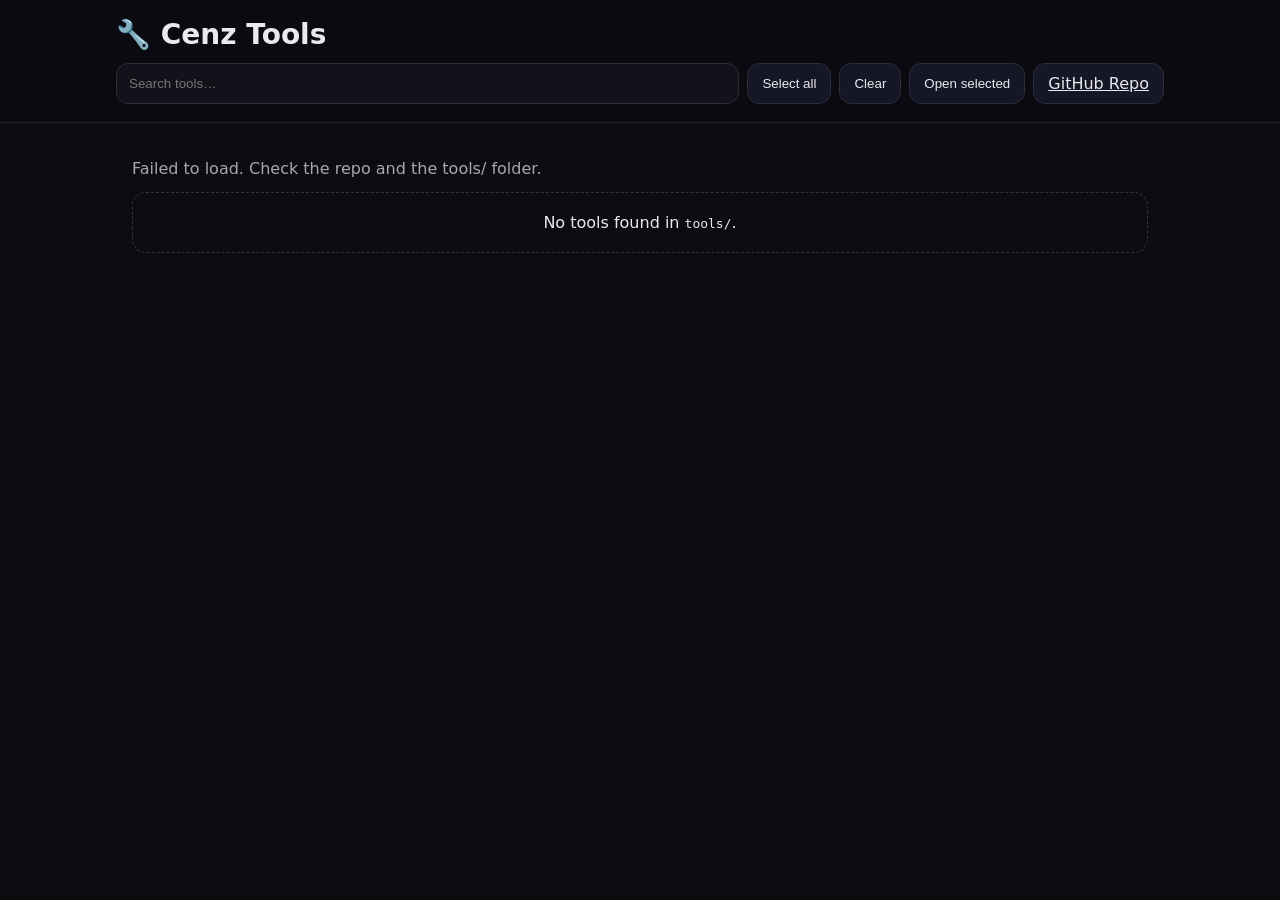
<file: index.html>
<!doctype html>
<html lang="en">
<head>
<meta charset="utf-8" />
<meta name="viewport" content="width=device-width, initial-scale=1" />
<title>Cenz Tools – Index</title>
<link rel="icon" href="data:,">
<style>
  :root{--max:1080px}
  *{box-sizing:border-box}
  body{margin:0;font-family:system-ui,-apple-system,Segoe UI,Roboto,Noto Sans,Arial,sans-serif;background:#0b0b10;color:#e9e9ef}
  header{position:sticky;top:0;z-index:10;backdrop-filter:blur(8px);background:rgba(11,11,16,.75);border-bottom:1px solid #20202a}
  .wrap{max-width:var(--max);margin:0 auto;padding:18px 16px}
  h1{margin:0;font-size:clamp(20px,4vw,28px)}
  .controls{display:flex;gap:8px;flex-wrap:wrap;margin-top:12px}
  input[type="search"]{flex:1 1 260px;padding:10px 12px;border-radius:12px;border:1px solid #2c2c3a;background:#11121a;color:#e9e9ef}
  button,.linkbtn{padding:10px 14px;border-radius:12px;border:1px solid #2c2c3a;background:#151626;color:#e9e9ef;cursor:pointer}
  button:hover,.linkbtn:hover{background:#1b1c2e}
  main{max-width:var(--max);margin:10px auto 60px;padding:0 16px}
  .grid{display:grid;grid-template-columns:repeat(auto-fill,minmax(240px,1fr));gap:14px}
  .card{border:1px solid #232332;background:linear-gradient(180deg,#121324,#0f101b);padding:14px;border-radius:16px;display:flex;gap:10px}
  .card h3{margin:0 0 6px;font-size:16px;line-height:1.2}
  .card p{margin:0;opacity:.75;font-size:13px}
  .muted{opacity:.7}
  .toolsbar{display:flex;gap:8px;align-items:center;margin-top:10px}
  .checkbox{margin-top:2px}
  .empty{padding:20px;border:1px dashed #313146;border-radius:14px;text-align:center}
  .badge{font-size:12px;padding:2px 8px;border:1px solid #30304a;border-radius:999px}
</style>
</head>
<body>
<header>
  <div class="wrap">
    <h1>🔧 Cenz Tools</h1>
    <div class="controls">
      <input id="q" type="search" placeholder="Search tools…" />
      <button id="selectAll" type="button">Select all</button>
      <button id="clearSel" type="button">Clear</button>
      <button id="openSel" type="button">Open selected</button>
      <a id="repoLink" class="linkbtn" target="_blank" rel="noopener">GitHub Repo</a>
    </div>
  </div>
</header>

<main>
  <div class="wrap">
    <div id="status" class="muted" style="margin:8px 0 14px;">Loading…</div>
    <div id="list" class="grid" aria-live="polite"></div>
    <div id="empty" class="empty" style="display:none">No tools found in <code>tools/</code>.</div>
  </div>
</main>

<script>
(function(){
  // Hard-coded to your repo
  const owner = "cenzwong";
  const repo  = "tools";
  const api   = `https://api.github.com/repos/${owner}/${repo}/contents/tools`;

  // Project Pages base path: /<repo>/
  const basePath = `/${repo}/`;
  const webToolsBase = `${basePath}tools/`;

  const $list = document.getElementById('list');
  const $status = document.getElementById('status');
  const $empty = document.getElementById('empty');
  const $q = document.getElementById('q');
  const $repoLink = document.getElementById('repoLink');
  $repoLink.href = `https://github.com/${owner}/${repo}`;

  const state = { items: [], filtered: [], selected: new Set() };

  const toTitle = s => s
    .replace(/\.html?$/i,'')
    .replace(/[-_]/g,' ')
    .replace(/\s+/g,' ')
    .trim()
    .replace(/\b\w/g,c=>c.toUpperCase());

  function render(){
    const q = ($q.value||"").toLowerCase().trim();
    state.filtered = state.items.filter(it => q === "" || it.title.toLowerCase().includes(q) || it.name.toLowerCase().includes(q));
    $list.innerHTML = "";
    if(state.filtered.length===0){ $empty.style.display="block"; }
    else {
      $empty.style.display="none";
      for(const it of state.filtered){
        const id = `chk_${it.name.replace(/\W/g,'_')}`;
        const rawBtn = it.raw ? `<a class="linkbtn" href="${it.raw}" target="_blank" rel="noopener">Raw</a>` : '';
        const card = document.createElement('div');
        card.className = "card";
        card.innerHTML = `
          <input class="checkbox" type="checkbox" id="${id}" ${state.selected.has(it.path)?'checked':''}/>
          <div style="flex:1">
            <h3>${it.title} <span class="badge">${it.name}</span></h3>
            <p class="muted">${it.typeLabel}</p>
            <div class="toolsbar">
              <a class="linkbtn" href="${it.href}" target="_blank" rel="noopener">Open</a>
              ${rawBtn}
            </div>
          </div>`;
        card.querySelector('input').addEventListener('change',e=>{
          if(e.target.checked) state.selected.add(it.path); else state.selected.delete(it.path);
        });
        $list.appendChild(card);
      }
    }
    $status.textContent = `${state.filtered.length} tools · ${state.selected.size} selected`;
  }

  function inflate(files){
    const validItems = files.filter(f =>
      (f.type === 'file' && /\.html?$/i.test(f.name) && !/^index\.html?$/i.test(f.name)) ||
      (f.type === 'dir')
    );
    state.items = validItems.map(f=>{
      const isDir = f.type === 'dir';
      const title = toTitle(f.name);
      const href = isDir ? `${webToolsBase}${encodeURIComponent(f.name)}/` : `${webToolsBase}${encodeURIComponent(f.name)}`;
      const raw = isDir ? '' : (f.download_url || (f.html_url ? f.html_url.replace('github.com','raw.githubusercontent.com').replace('/blob/','/') : ''));
      const typeLabel = isDir ? 'multi-file tool' : 'single-file tool';
      return { name:f.name, title, path:f.path, href, raw, typeLabel };
    }).sort((a,b)=> a.title.localeCompare(b.title));
    render();
  }

  async function loadFromAPI(){
    $status.textContent = "Loading tools/ from GitHub…";
    const res = await fetch(api, { headers: { 'Accept':'application/vnd.github+json' }});
    if(!res.ok) throw new Error(`GitHub API ${res.status}`);
    const data = await res.json();
    inflate(data);
  }

  document.getElementById('selectAll').onclick = ()=>{ state.filtered.forEach(it=>state.selected.add(it.path)); render(); };
  document.getElementById('clearSel').onclick = ()=>{ state.selected.clear(); render(); };
  document.getElementById('openSel').onclick = ()=>{
    if(state.selected.size===0) return alert("No tools selected");
    for(const p of state.selected){
      const it = state.items.find(x=>x.path===p);
      if(it) window.open(it.href,'_blank','noopener');
    }
  };
  $q.addEventListener('input', render);

  loadFromAPI().catch(()=>{
    $status.textContent = "Failed to load. Check the repo and the tools/ folder.";
    $empty.style.display="block";
  });
})();
</script>
</body>
</html>
</file>
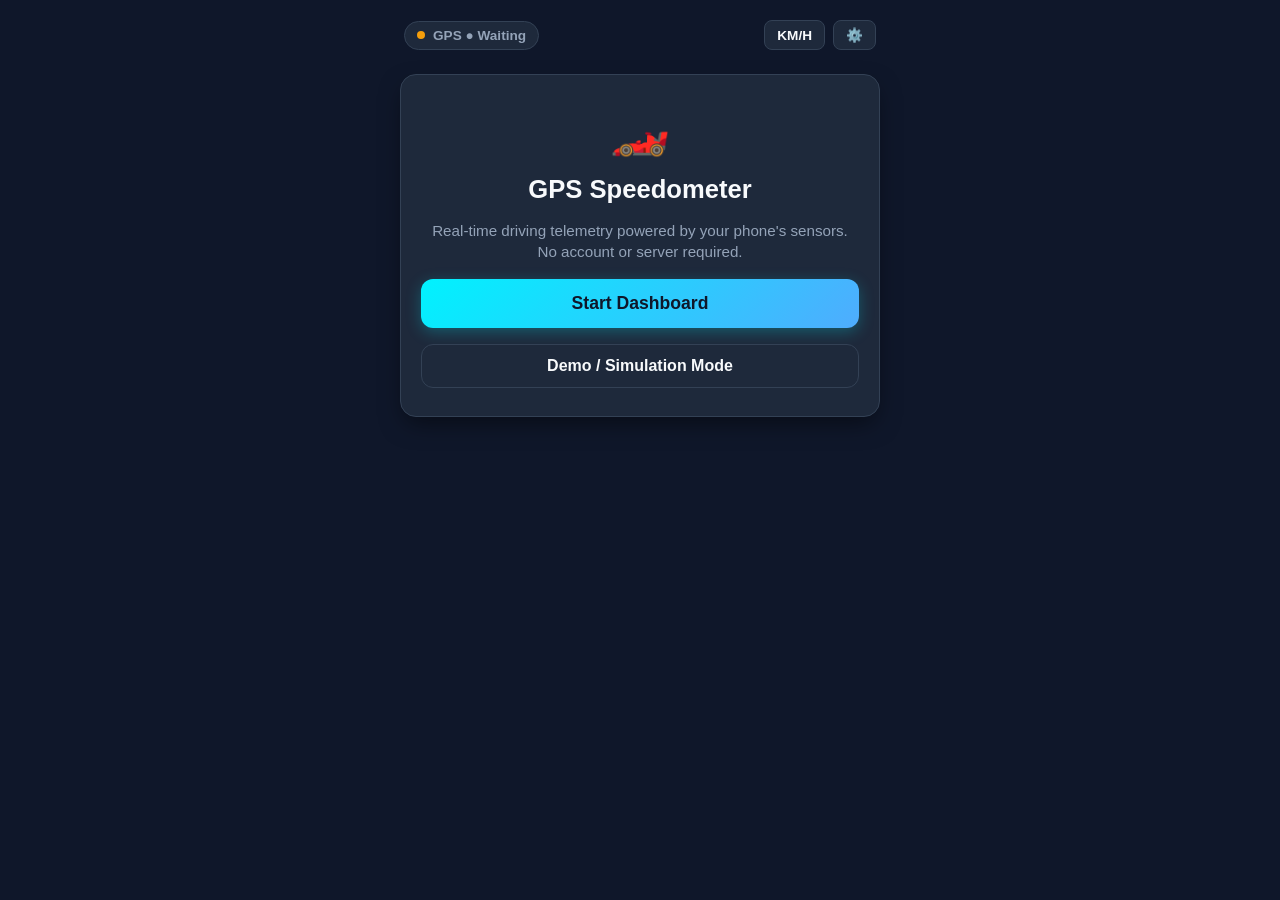
<file: tools/gps-speedometer/index.html>
<!DOCTYPE html>
<html lang="en">
<head>
  <meta charset="UTF-8">
  <meta name="viewport" content="width=device-width, initial-scale=1.0, maximum-scale=1.0, user-scalable=no">
  <title>GPS Speedometer & Telemetry Dashboard</title>
  <meta name="description" content="Mobile-first real-time GPS speedometer, G-force telemetry, altitude, heading, and trip tracker for web browser.">
  <link rel="manifest" href="manifest.json">
  <meta name="theme-color" content="#0f172a">
  <link rel="stylesheet" href="styles/main.css">
</head>
<body>

  <div class="app-container">
    <!-- Header -->
    <header>
      <div class="status-badge">
        <div id="gps-status-dot" class="status-dot"></div>
        <span id="gps-status-text">GPS ● Waiting</span>
      </div>
      <div class="header-actions">
        <button id="btn-unit-toggle" class="icon-btn" aria-label="Toggle Speed Units">KM/H</button>
        <button id="btn-settings" class="icon-btn" aria-label="Settings">⚙️</button>
      </div>
    </header>

    <!-- Start Screen -->
    <section id="start-screen" class="screen">
      <div class="hero-card">
        <div class="hero-icon">🏎️</div>
        <h1 class="hero-title">GPS Speedometer</h1>
        <p class="hero-desc">
          Real-time driving telemetry powered by your phone's sensors.
          No account or server required.
        </p>
        <button id="btn-start-dashboard" class="btn-primary">Start Dashboard</button>
        <button id="btn-start-demo" class="btn-secondary">Demo / Simulation Mode</button>
      </div>
    </section>

    <!-- Dashboard Screen -->
    <section id="dashboard-screen" class="screen hidden">
      <!-- Speedometer Gauge -->
      <div class="speedometer-card">
        <div class="gauge-container">
          <svg class="gauge-svg" viewBox="0 0 200 200">
            <!-- Background Dial Arc (240 deg sweep) -->
            <path d="M 30,135 A 80,80 0 1,1 170,135" fill="none" stroke="#334155" stroke-width="12" stroke-linecap="round"/>
            <!-- Active Progress Arc -->
            <path id="gauge-arc-progress" d="M 30,135 A 80,80 0 1,1 170,135" fill="none" stroke="url(#arc-gradient)" stroke-width="12" stroke-linecap="round" stroke-dasharray="335.1" stroke-dashoffset="335.1"/>

            <defs>
              <linearGradient id="arc-gradient" x1="0%" y1="0%" x2="100%" y2="0%">
                <stop offset="0%" stop-color="#00f2fe" />
                <stop offset="100%" stop-color="#4facfe" />
              </linearGradient>
            </defs>

            <!-- Ticks group -->
            <g id="gauge-ticks"></g>

            <!-- Needle -->
            <line id="gauge-needle" x1="100" y1="100" x2="100" y2="35" stroke="#00f2fe" stroke-width="3" stroke-linecap="round" transform="rotate(-210 100 100)"/>
            <circle cx="100" cy="100" r="6" fill="#00f2fe" />
          </svg>
        </div>

        <div class="digital-speed-display">
          <div id="digital-speed" class="speed-number">0</div>
          <div id="speed-unit-label" class="speed-unit">km/h</div>
        </div>
      </div>

      <!-- Telemetry Grid -->
      <div class="telemetry-grid">
        <div class="tele-card">
          <span class="tele-label">Heading</span>
          <span id="val-heading" class="tele-val">—</span>
          <span id="val-heading-cardinal" class="tele-sub">—</span>
        </div>
        <div class="tele-card">
          <span class="tele-label">Altitude</span>
          <span id="val-altitude" class="tele-val">—</span>
          <span class="tele-sub">MSL</span>
        </div>
        <div class="tele-card">
          <span class="tele-label">Accuracy</span>
          <span id="val-accuracy" class="tele-val">—</span>
          <span id="val-accuracy-label" class="tele-sub">—</span>
        </div>
      </div>

      <!-- G-Force & Motion Grid -->
      <div class="telemetry-grid">
        <div class="tele-card">
          <span class="tele-label">Accel / Brake</span>
          <span id="val-accel" class="tele-val">0.00 g</span>
          <span class="tele-sub">Longitudinal</span>
        </div>
        <div class="tele-card">
          <span class="tele-label">Lateral G</span>
          <span id="val-lateral-g" class="tele-val">0.00 g</span>
          <span class="tele-sub">Cornering</span>
        </div>
        <div class="tele-card">
          <span class="tele-label">Calibration</span>
          <button id="btn-calibrate" class="icon-btn" style="width:100%; margin-top:4px;">Calibrate</button>
        </div>
      </div>

      <!-- Visualisations: G-Force plot & Speed history -->
      <div class="viz-row">
        <div class="viz-card">
          <span class="viz-title">G-Force Plot</span>
          <canvas id="canvas-gforce" width="160" height="160"></canvas>
        </div>
        <div class="viz-card">
          <span class="viz-title">60s Speed</span>
          <canvas id="canvas-speed-history" width="160" height="160"></canvas>
        </div>
      </div>

      <!-- Trip Statistics Cards -->
      <div class="telemetry-grid">
        <div class="tele-card">
          <span class="tele-label">Max Speed</span>
          <span id="val-max-speed" class="tele-val">0 km/h</span>
        </div>
        <div class="tele-card">
          <span class="tele-label">Avg Speed</span>
          <span id="val-avg-speed" class="tele-val">0 km/h</span>
        </div>
        <div class="tele-card">
          <span class="tele-label">Distance</span>
          <span id="val-trip-distance" class="tele-val">0.0 km</span>
        </div>
      </div>

      <div class="telemetry-grid">
        <div class="tele-card" style="grid-column: span 2;">
          <span class="tele-label">Elapsed Time</span>
          <span id="val-trip-duration" class="tele-val">00:00:00</span>
        </div>
        <div class="tele-card" style="grid-column: span 1; justify-content: center;">
          <button id="btn-reset-trip" class="icon-btn" style="width:100%;">Reset</button>
        </div>
      </div>

      <!-- Trip Control -->
      <div class="trip-controls">
        <button id="btn-trip" class="btn-primary">Start Trip</button>
      </div>
    </section>

    <!-- Settings Modal -->
    <div id="settings-modal" class="modal-overlay hidden">
      <div class="modal-content">
        <div class="modal-header">
          <h2 class="modal-title">Settings</h2>
          <button id="btn-close-settings" class="icon-btn">✕</button>
        </div>

        <div class="setting-row">
          <label for="setting-unit">Speed Unit</label>
          <select id="setting-unit">
            <option value="kmh">km/h</option>
            <option value="mph">mph</option>
          </select>
        </div>

        <div class="setting-row">
          <label for="setting-max-gauge">Gauge Max Speed</label>
          <select id="setting-max-gauge">
            <option value="120">120</option>
            <option value="160">160</option>
            <option value="200">200</option>
            <option value="240">240</option>
          </select>
        </div>

        <div class="setting-row">
          <label for="setting-smoothing">Speed Smoothing</label>
          <select id="setting-smoothing">
            <option value="low">Low (3 samples)</option>
            <option value="medium">Medium (5 samples)</option>
            <option value="high">High (8 samples)</option>
          </select>
        </div>

        <div class="setting-row">
          <label for="setting-wakelock">Keep Screen Awake</label>
          <input type="checkbox" id="setting-wakelock" checked>
        </div>

        <div class="setting-row">
          <label for="setting-motion">Motion Sensors</label>
          <input type="checkbox" id="setting-motion" checked>
        </div>

        <div class="privacy-notice">
          🔒 Privacy Notice: All GPS and sensor data are processed strictly on your device and are never transmitted anywhere.
        </div>
      </div>
    </div>
  </div>

  <script type="module" src="src/app.js"></script>
</body>
</html>
</file>
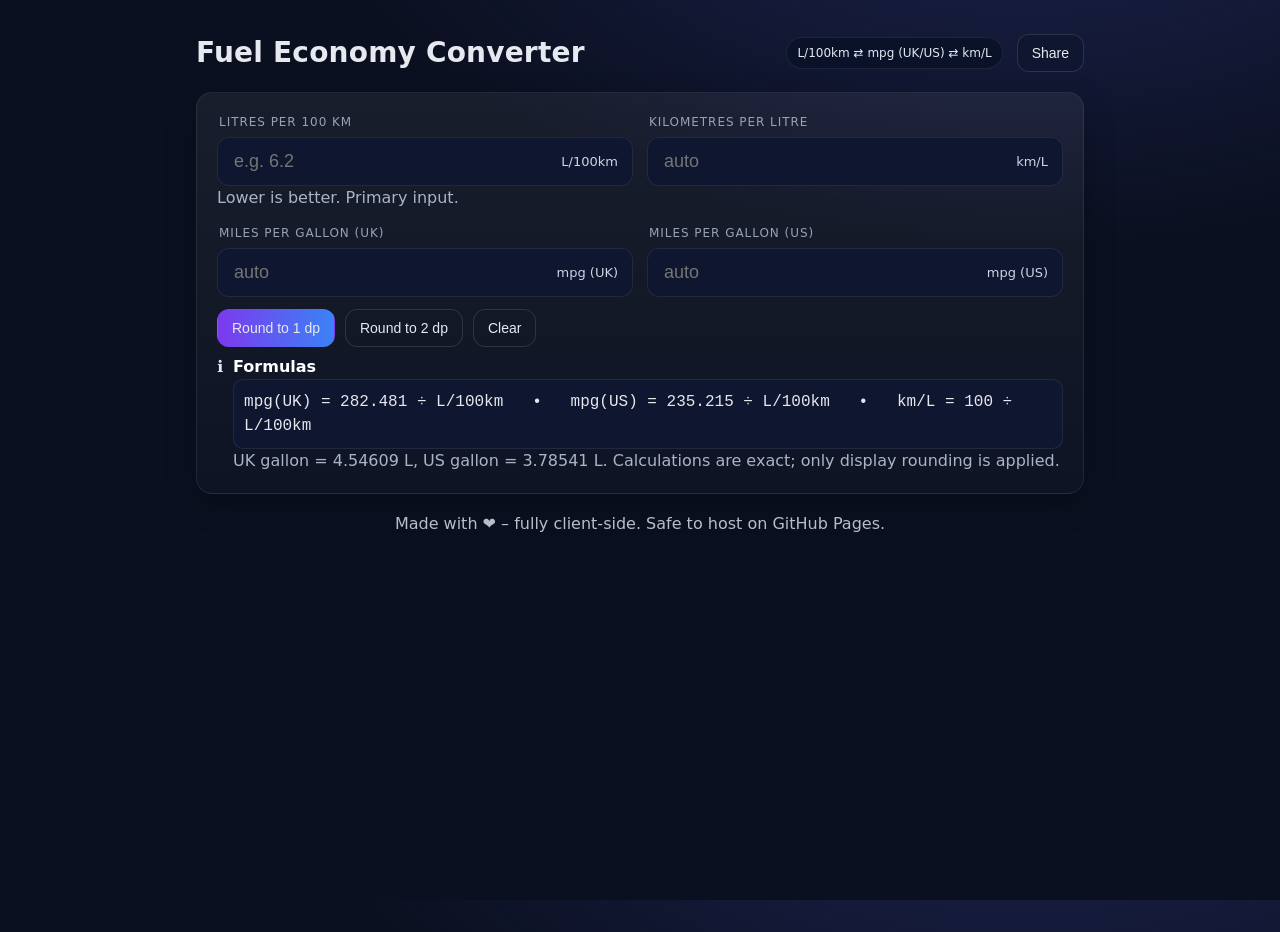
<file: fuel-economy-converter.html>
<!doctype html>
<html lang="en">
<head>
  <meta charset="utf-8" />
  <meta name="viewport" content="width=device-width, initial-scale=1" />
  <title>Fuel Economy Converter • L/100km ⇄ mpg (UK/US)</title>
  <meta name="description" content="Instantly convert between L/100km, mpg (UK), mpg (US), and km/L. 100% client‑side, perfect for GitHub Pages." />
  <style>
    :root{
      --bg:#0b1020; --card:#121a34; --muted:#98a2b3; --text:#e6e9ef; --accent:#7c3aed; --accent-2:#22c55e; --warn:#f59e0b;
    }
    *{box-sizing:border-box}
    html,body{height:100%}
    body{margin:0;background:radial-gradient(1200px 700px at 80% -20%, #1d2452 0%, rgba(29,36,82,0) 60%), var(--bg);color:var(--text);font:16px/1.5 ui-sans-serif,system-ui,Segoe UI,Roboto,Helvetica,Arial;}
    .wrap{max-width:920px;margin:32px auto;padding:0 16px}
    .head{display:flex;gap:14px;align-items:center;justify-content:space-between;margin-bottom:18px}
    h1{font-size:28px;margin:0;letter-spacing:.2px}
    .card{background:linear-gradient(180deg, rgba(255,255,255,.06), rgba(255,255,255,.02));border:1px solid rgba(255,255,255,.08);border-radius:16px;box-shadow:0 10px 30px rgba(0,0,0,.25);padding:20px}
    .grid{display:grid;grid-template-columns:repeat(2,minmax(0,1fr));gap:14px}
    @media (max-width:720px){.grid{grid-template-columns:1fr}}
    label{display:block;font-size:12px;text-transform:uppercase;letter-spacing:.08em;color:var(--muted);margin:0 0 6px 2px}
    .input{display:flex;align-items:center;gap:8px;background:#0f1630;border:1px solid rgba(255,255,255,.08);border-radius:12px;padding:12px 14px}
    .input input{flex:1;appearance:textfield;background:transparent;border:0;outline:none;color:var(--text);font-size:18px}
    .unit{font-variant-numeric:tabular-nums;color:#cbd5e1;font-size:13px}
    .btns{display:flex;gap:10px;flex-wrap:wrap;margin-top:12px}
    button{cursor:pointer;border:1px solid rgba(255,255,255,.12);background:#0f1630;color:var(--text);padding:10px 14px;border-radius:12px;font-size:14px}
    button.primary{background:linear-gradient(90deg,var(--accent),#3b82f6);border-color:transparent}
    button.ghost{background:transparent}
    button:disabled{opacity:.45;cursor:not-allowed}
    .row{display:flex;gap:14px;align-items:center;flex-wrap:wrap}
    .pill{font-size:12px;color:#e2e8f0;background:#0a122a;border:1px solid rgba(255,255,255,.08);padding:6px 10px;border-radius:999px}
    .help{color:#aab4c5}
    .eq{font-family:ui-monospace, SFMono-Regular, Menlo, Monaco, Consolas, "Liberation Mono", monospace; background:#0f1630;border:1px solid rgba(255,255,255,.08);padding:10px;border-radius:10px}
    .footer{opacity:.8;text-align:center;margin:18px 0 8px}
    .notice{display:flex;gap:10px;align-items:flex-start;margin-top:8px;color:#e5e7eb}
    .notice b{color:#fff}
  </style>
</head>
<body>
  <div class="wrap">
    <div class="head">
      <h1>Fuel Economy Converter</h1>
      <div class="row">
        <span class="pill">L/100km ⇄ mpg (UK/US) ⇄ km/L</span>
        <button id="share" title="Copy link with current values">Share</button>
      </div>
    </div>

    <div class="card" role="group" aria-labelledby="converter">
      <div class="grid">
        <div>
          <label for="l100">Litres per 100 km</label>
          <div class="input"><input id="l100" inputmode="decimal" placeholder="e.g. 6.2" aria-describedby="l100hint" />
            <span class="unit">L/100km</span></div>
          <div id="l100hint" class="help">Lower is better. Primary input.</div>
        </div>
        <div>
          <label for="kml">Kilometres per litre</label>
          <div class="input"><input id="kml" inputmode="decimal" placeholder="auto" />
            <span class="unit">km/L</span></div>
        </div>
        <div>
          <label for="mpguk">Miles per gallon (UK)</label>
          <div class="input"><input id="mpguk" inputmode="decimal" placeholder="auto" />
            <span class="unit">mpg (UK)</span></div>
        </div>
        <div>
          <label for="mpgus">Miles per gallon (US)</label>
          <div class="input"><input id="mpgus" inputmode="decimal" placeholder="auto" />
            <span class="unit">mpg (US)</span></div>
        </div>
      </div>

      <div class="btns">
        <button class="primary" id="round2">Round to 1 dp</button>
        <button class="ghost" id="round3">Round to 2 dp</button>
        <button class="ghost" id="clear">Clear</button>
      </div>

      <div class="notice">
        <div>ℹ️</div>
        <div>
          <b>Formulas</b>
          <div class="eq">mpg(UK) = 282.481 ÷ L/100km &nbsp;&nbsp;•&nbsp;&nbsp; mpg(US) = 235.215 ÷ L/100km &nbsp;&nbsp;•&nbsp;&nbsp; km/L = 100 ÷ L/100km</div>
          <div class="help">UK gallon = 4.54609 L, US gallon = 3.78541 L. Calculations are exact; only display rounding is applied.</div>
        </div>
      </div>
    </div>

    <p class="footer">Made with ❤️ – fully client‑side. Safe to host on GitHub Pages.</p>
  </div>

  <script>
    // Constants
    const UK_FACTOR = 282.481; // exact based on 1609.344 m/mile and 4.54609 L/UK gal
    const US_FACTOR = 235.215; // exact based on 3.78541 L/US gal

    // Elements
    const el = {
      l100: document.getElementById('l100'),
      kml: document.getElementById('kml'),
      mpguk: document.getElementById('mpguk'),
      mpgus: document.getElementById('mpgus'),
      round1: document.getElementById('round2'),
      round2: document.getElementById('round3'),
      clear: document.getElementById('clear'),
      share: document.getElementById('share'),
    };

    let dp = 1; // default rounding

    function toNumber(v){
      if (v === null || v === undefined) return NaN;
      const s = (''+v).trim().replace(/,/g,'');
      if (!s) return NaN;
      return Number(s);
    }

    function fmt(x){
      if(!isFinite(x)) return '';
      return x.toFixed(dp);
    }

    // Core conversion, given any one field
    function fromL100(l100){
      if(!isFinite(l100) || l100 <= 0){ fill('', '', '', ''); return; }
      const mpgUK = UK_FACTOR / l100;
      const mpgUS = US_FACTOR / l100;
      const kml = 100 / l100;
      fill(l100, kml, mpgUK, mpgUS);
    }

    function fromKml(kml){
      if(!isFinite(kml) || kml <= 0){ fill('', '', '', ''); return; }
      const l100 = 100 / kml;
      fromL100(l100);
    }

    function fromMpgUK(m){
      if(!isFinite(m) || m <= 0){ fill('', '', '', ''); return; }
      const l100 = UK_FACTOR / m;
      fromL100(l100);
    }

    function fromMpgUS(m){
      if(!isFinite(m) || m <= 0){ fill('', '', '', ''); return; }
      const l100 = US_FACTOR / m;
      fromL100(l100);
    }

    function fill(l100, kml, mpgUK, mpgUS){
      el.l100.value = fmt(l100);
      el.kml.value = fmt(kml);
      el.mpguk.value = fmt(mpgUK);
      el.mpgus.value = fmt(mpgUS);
      updateQueryParams(l100);
    }

    // Wire events with debounce for nicer typing
    let t;
    function onInput(handler){
      return (e)=>{ clearTimeout(t); t = setTimeout(()=> handler(toNumber(e.target.value)), 80); };
    }

    el.l100.addEventListener('input', onInput(fromL100));
    el.kml.addEventListener('input', onInput(fromKml));
    el.mpguk.addEventListener('input', onInput(fromMpgUK));
    el.mpgus.addEventListener('input', onInput(fromMpgUS));

    el.round1.addEventListener('click', ()=>{ dp = 1; el.round1.classList.add('primary'); el.round2.classList.remove('primary'); sync(); });
    el.round2.addEventListener('click', ()=>{ dp = 2; el.round2.classList.add('primary'); el.round1.classList.remove('primary'); sync(); });
    el.clear.addEventListener('click', ()=>{ fill('', '', '', ''); history.replaceState({}, '', location.pathname); });

    // Deep‑linking: ?l100=6.2 or ?mpguk=45.6 etc.
    function sync(){
      const lval = toNumber(el.l100.value);
      if(isFinite(lval) && lval>0){ fromL100(lval); return; }
      const kval = toNumber(el.kml.value);
      if(isFinite(kval) && kval>0){ fromKml(kval); return; }
      const uval = toNumber(el.mpguk.value);
      if(isFinite(uval) && uval>0){ fromMpgUK(uval); return; }
      const sval = toNumber(el.mpgus.value);
      if(isFinite(sval) && sval>0){ fromMpgUS(sval); return; }
      // none valid
      fill('', '', '', '');
    }

    function updateQueryParams(l100){
      if(!isFinite(l100) || l100<=0) return;
      const url = new URL(location.href);
      url.searchParams.set('l100', (Math.round(l100*1000)/1000).toString());
      history.replaceState({}, '', url);
    }

    // Share button copies the URL with current state
    el.share.addEventListener('click', async ()=>{
      try{
        await navigator.clipboard.writeText(location.href);
        toast('Link copied!');
      }catch(e){ toast('Could not copy, select the address bar instead.'); }
    });

    function toast(msg){
      const t = document.createElement('div');
      t.textContent = msg;
      t.style.position='fixed';
      t.style.bottom='20px';
      t.style.left='50%';
      t.style.transform='translateX(-50%)';
      t.style.background='rgba(14,23,55,.95)';
      t.style.border='1px solid rgba(255,255,255,.12)';
      t.style.padding='10px 14px';
      t.style.borderRadius='12px';
      t.style.zIndex='9999';
      document.body.appendChild(t);
      setTimeout(()=> t.remove(), 1400);
    }

    // Init from query string if present
    const params = new URLSearchParams(location.search);
    if(params.has('l100')){
      const l = toNumber(params.get('l100'));
      if(isFinite(l) && l>0){ fromL100(l); }
    }
  </script>
</body>
</html>
</file>
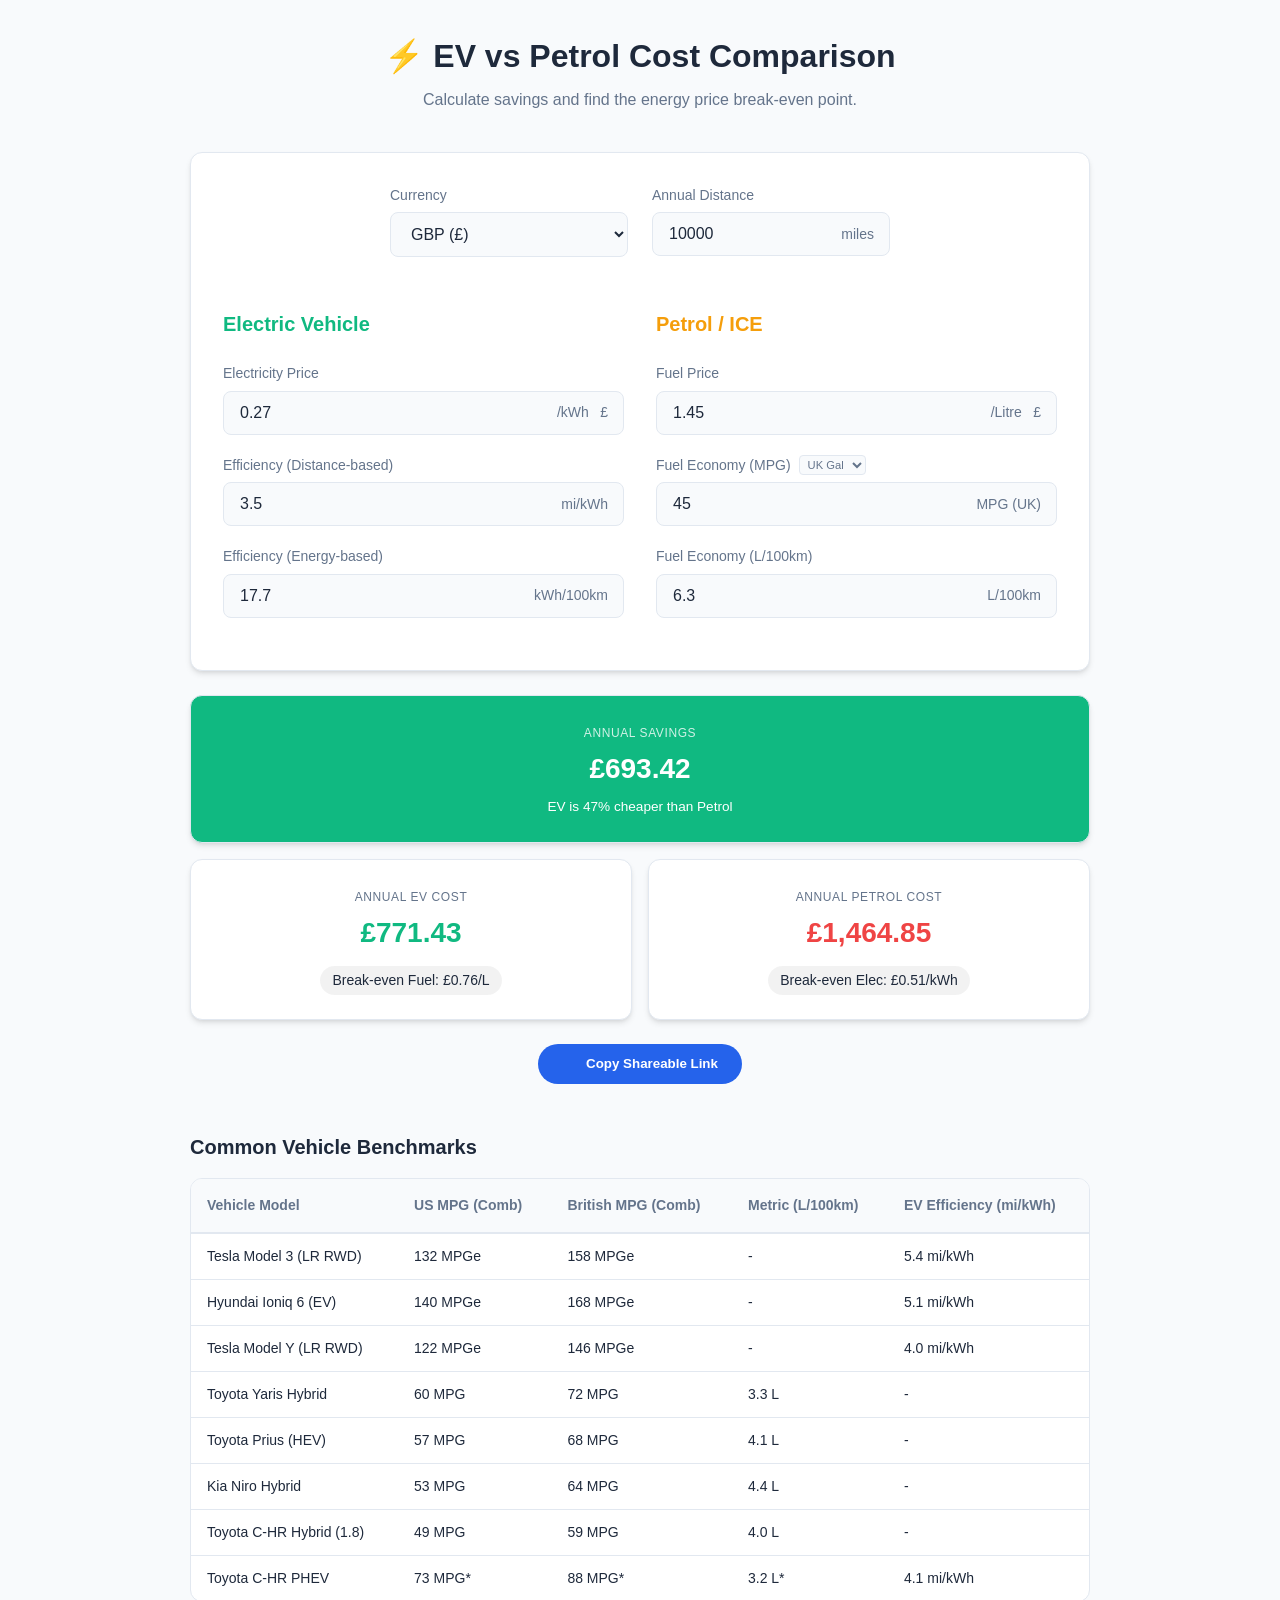
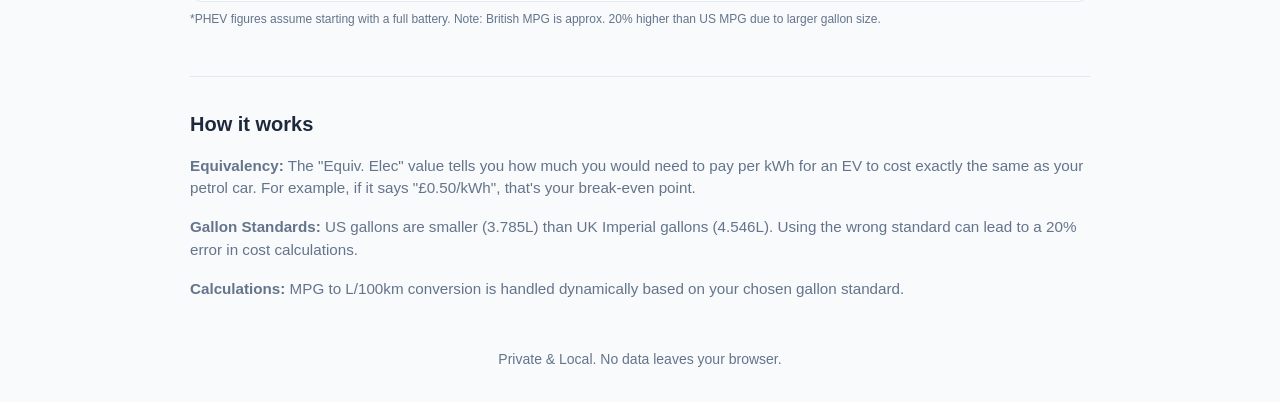
<file: tools/ev-petrol-price-converter.html>
<!DOCTYPE html>
<html lang="en">
<head>
    <meta charset="UTF-8">
    <meta name="viewport" content="width=device-width, initial-scale=1.0">
    <title>EV vs Petrol Cost Comparison Tool</title>
    <meta name="description" content="Global EV vs Petrol cost comparison tool. Calculate annual savings, unit conversions, and price equivalency points.">
    <!-- Favicon -->
    <link rel="icon" href="data:image/svg+xml,<svg xmlns=%22http://www.w3.org/2000/svg%22 viewBox=%220 0 100 100%22><text y=%22.9em%22 font-size=%2290%22>⚡</text></svg>">
    <style>
        :root {
            --bg-color: #f8fafc;
            --card-bg: #ffffff;
            --text-main: #1e293b;
            --text-muted: #64748b;
            --primary: #2563eb;
            --primary-hover: #1d4ed8;
            --ev-color: #10b981;
            --petrol-color: #f59e0b;
            --danger: #ef4444;
            --success: #10b981;
            --border: #e2e8f0;
            --radius: 12px;
            --shadow: 0 4px 6px -1px rgb(0 0 0 / 0.1), 0 2px 4px -2px rgb(0 0 0 / 0.1);
        }

        @media (prefers-color-scheme: dark) {
            :root {
                --bg-color: #0f172a;
                --card-bg: #1e293b;
                --text-main: #f1f5f9;
                --text-muted: #94a3b8;
                --border: #334155;
            }
        }

        * { box-sizing: border-box; margin: 0; padding: 0; }

        body {
            font-family: -apple-system, BlinkMacSystemFont, "Segoe UI", Roboto, Helvetica, Arial, sans-serif;
            background-color: var(--bg-color);
            color: var(--text-main);
            line-height: 1.5;
            padding: 2rem 1rem;
        }

        .container {
            max-width: 900px;
            margin: 0 auto;
        }

        header {
            text-align: center;
            margin-bottom: 2.5rem;
        }

        h1 { font-size: 2rem; margin-bottom: 0.5rem; }
        .description { color: var(--text-muted); font-size: 1rem; }

        .card {
            background: var(--card-bg);
            border: 1px solid var(--border);
            border-radius: var(--radius);
            padding: 2rem;
            box-shadow: var(--shadow);
            margin-bottom: 1.5rem;
        }

        .top-settings {
            display: grid;
            grid-template-columns: 1fr 1fr;
            gap: 1.5rem;
            max-width: 500px;
            margin: 0 auto 2rem;
        }

        @media (max-width: 480px) {
            .top-settings { grid-template-columns: 1fr; }
        }

        .grid {
            display: grid;
            grid-template-columns: 1fr 1fr;
            gap: 2rem;
        }

        @media (max-width: 768px) {
            .grid { grid-template-columns: 1fr; }
        }

        .section-title {
            display: flex;
            align-items: center;
            gap: 0.5rem;
            font-size: 1.25rem;
            margin-bottom: 1.5rem;
            font-weight: 700;
        }

        .ev-title { color: var(--ev-color); }
        .petrol-title { color: var(--petrol-color); }

        .form-group {
            margin-bottom: 1.25rem;
        }

        label {
            display: block;
            font-size: 0.875rem;
            font-weight: 500;
            margin-bottom: 0.4rem;
            color: var(--text-muted);
        }

        .input-wrapper {
            position: relative;
            display: flex;
            align-items: center;
        }

        input, select {
            width: 100%;
            padding: 0.75rem 1rem;
            border: 1px solid var(--border);
            border-radius: 8px;
            background: var(--bg-color);
            color: var(--text-main);
            font-size: 1rem;
            transition: border-color 0.2s, box-shadow 0.2s;
        }

        input:focus {
            outline: none;
            border-color: var(--primary);
            box-shadow: 0 0 0 3px rgba(37, 99, 235, 0.2);
        }

        .unit-label {
            position: absolute;
            right: 1rem;
            font-size: 0.875rem;
            color: var(--text-muted);
            pointer-events: none;
        }

        .results-container {
            display: grid;
            grid-template-columns: 1fr 1fr; /* Force 50/50 split */
            gap: 1rem;
            margin-bottom: 1.5rem;
        }

        @media (max-width: 600px) {
            .results-container {
                grid-template-columns: 1fr; /* Stack on mobile */
            }
        }

        .res-card {
            background: var(--card-bg);
            border: 1px solid var(--border);
            border-radius: var(--radius);
            padding: 1.5rem;
            text-align: center;
            box-shadow: var(--shadow);
        }

        .res-highlight {
            background: var(--primary);
            color: white;
            grid-column: 1 / -1; /* Always span across both columns */
            transition: background-color 0.3s ease;
        }

        .res-val {
            display: block;
            font-size: 1.75rem;
            font-weight: 800;
            margin: 0.25rem 0;
        }

        .res-lbl {
            font-size: 0.75rem;
            text-transform: uppercase;
            letter-spacing: 0.05em;
            color: var(--text-muted);
        }

        .res-highlight .res-lbl { color: rgba(255,255,255,0.8); }

        .text-success { color: var(--success) !important; }
        .text-danger { color: var(--danger) !important; }

        .equiv-badge {
            display: inline-block;
            margin-top: 0.5rem;
            font-size: 0.875rem;
            padding: 0.25rem 0.75rem;
            border-radius: 999px;
            background: rgba(0,0,0,0.05);
            color: var(--text-main);
        }
        
        @media (prefers-color-scheme: dark) {
            .equiv-badge { background: rgba(255,255,255,0.05); }
        }

        /* Benchmark Table Styles */
        .benchmark-section {
            margin-top: 3rem;
        }
        
        .table-overflow {
            overflow-x: auto;
            border: 1px solid var(--border);
            border-radius: var(--radius);
            background: var(--card-bg);
        }
        
        table {
            width: 100%;
            border-collapse: collapse;
            font-size: 0.875rem;
            text-align: left;
        }
        
        th {
            background: var(--bg-color);
            padding: 1rem;
            font-weight: 700;
            color: var(--text-muted);
            border-bottom: 2px solid var(--border);
            white-space: nowrap;
        }
        
        td {
            padding: 0.75rem 1rem;
            border-bottom: 1px solid var(--border);
        }
        
        tr:last-child td {
            border-bottom: none;
        }
        
        tr:hover {
            background: rgba(37, 99, 235, 0.03);
        }

        .actions {
            display: flex;
            justify-content: center;
            margin-top: 1.5rem;
        }

        button {
            display: flex;
            align-items: center;
            gap: 0.5rem;
            padding: 0.75rem 1.5rem;
            border-radius: 9999px;
            border: none;
            background: var(--primary);
            color: white;
            font-weight: 600;
            cursor: pointer;
            transition: background 0.2s;
        }

        button:hover { background: var(--primary-hover); }

        .help-section {
            margin-top: 3rem;
            padding-top: 2rem;
            border-top: 1px solid var(--border);
        }

        .help-section h2 { font-size: 1.25rem; margin-bottom: 1rem; }
        .help-section p { color: var(--text-muted); margin-bottom: 1rem; font-size: 0.95rem; }

        .footer {
            text-align: center;
            margin-top: 3rem;
            font-size: 0.875rem;
            color: var(--text-muted);
        }

        /* Tiny select styling for the label row */
        .tiny-select {
            width: auto;
            padding: 0 4px;
            font-size: 0.7rem;
            height: 20px;
            border-radius: 4px;
            background: var(--bg-color);
            border: 1px solid var(--border);
            color: var(--text-muted);
            cursor: pointer;
        }
    </style>
</head>
<body>

<div class="container">
    <header>
        <h1>⚡ EV vs Petrol Cost Comparison</h1>
        <p class="description">Calculate savings and find the energy price break-even point.</p>
    </header>

    <div class="card">
        <div class="top-settings">
            <div class="form-group">
                <label for="currency">Currency</label>
                <select id="currency">
                    <option value="£">GBP (£)</option>
                    <option value="$">USD ($)</option>
                    <option value="€">EUR (€)</option>
                    <option value="A$">AUD (A$)</option>
                    <option value="C$">CAD (C$)</option>
                    <option value="¥">JPY (¥)</option>
                    <option value="₹">INR (₹)</option>
                </select>
            </div>
            <div class="form-group">
                <label for="distance">Annual Distance</label>
                <div class="input-wrapper">
                    <input type="number" id="distance" value="10000" min="1" step="500">
                    <span class="unit-label">miles</span>
                </div>
            </div>
        </div>

        <div class="grid">
            <!-- EV Section -->
            <section>
                <div class="section-title ev-title">
                    <span>Electric Vehicle</span>
                </div>
                <div class="form-group">
                    <label for="elecPrice">Electricity Price</label>
                    <div class="input-wrapper">
                        <input type="number" id="elecPrice" value="0.27" step="0.01" min="0">
                        <span class="unit-label cur-sym">£</span><span class="unit-label" style="right: 2.2rem;">/kWh</span>
                    </div>
                </div>
                <div class="form-group">
                    <label for="evEfficiencyMi">Efficiency (Distance-based)</label>
                    <div class="input-wrapper">
                        <input type="number" id="evEfficiencyMi" value="3.5" step="0.1" min="0.1">
                        <span class="unit-label">mi/kWh</span>
                    </div>
                </div>
                <div class="form-group">
                    <label for="evEfficiencyKwh">Efficiency (Energy-based)</label>
                    <div class="input-wrapper">
                        <input type="number" id="evEfficiencyKwh" value="17.7" step="0.1" min="1">
                        <span class="unit-label">kWh/100km</span>
                    </div>
                </div>
            </section>

            <!-- Petrol Section -->
            <section>
                <div class="section-title petrol-title">
                    <span>Petrol / ICE</span>
                </div>
                <div class="form-group">
                    <label for="fuelPrice">Fuel Price</label>
                    <div class="input-wrapper">
                        <input type="number" id="fuelPrice" value="1.45" step="0.01" min="0">
                        <span class="unit-label cur-sym">£</span><span class="unit-label" style="right: 2.2rem;">/Litre</span>
                    </div>
                </div>
                <div class="form-group">
                    <div style="display: flex; align-items: center; gap: 8px; margin-bottom: 0.4rem;">
                        <label for="fuelMpg" style="margin-bottom: 0;">Fuel Economy (MPG)</label>
                        <select id="gallonType" class="tiny-select">
                            <option value="UK">UK Gal</option>
                            <option value="US">US Gal</option>
                        </select>
                    </div>
                    <div class="input-wrapper">
                        <input type="number" id="fuelMpg" value="45" step="0.5" min="1">
                        <span class="unit-label" id="mpgUnitLabel">MPG (UK)</span>
                    </div>
                </div>
                <div class="form-group">
                    <label for="fuelL100">Fuel Economy (L/100km)</label>
                    <div class="input-wrapper">
                        <input type="number" id="fuelL100" value="6.3" step="0.1" min="0.1">
                        <span class="unit-label">L/100km</span>
                    </div>
                </div>
            </section>
        </div>
    </div>

    <div class="results-container">
        <div class="res-card res-highlight" id="savingsCard">
            <span class="res-lbl">Annual Savings</span>
            <span class="res-val" id="resSaving">£0.00</span>
            <span id="savingsSubtext" style="font-size: 0.85rem; font-weight: 500;">EV is cheaper than Petrol</span>
        </div>
        <div class="res-card">
            <span class="res-lbl">Annual EV Cost</span>
            <span class="res-val" id="resEvYear">£0.00</span>
            <div class="equiv-badge" id="equivFuel">Equiv. Petrol: £0.00/L</div>
        </div>
        <div class="res-card">
            <span class="res-lbl">Annual Petrol Cost</span>
            <span class="res-val" id="resIceYear">£0.00</span>
            <div class="equiv-badge" id="equivElec">Equiv. Elec: £0.00/kWh</div>
        </div>
    </div>

    <div class="actions">
        <button id="copyBtn">
            <svg width="16" height="16" fill="none" stroke="currentColor" viewBox="0 0 24 24"><path stroke-linecap="round" stroke-linejoin="round" stroke-width="2" d="8 5H6a2 2 0 00-2 2v12a2 2 0 002 2h10a2 2 0 002-2v-1M8 5a2 2 0 002 2h2a2 2 0 002-2M8 5a2 2 0 012-2h2a2 2 0 012 2m0 0h2a2 2 0 012 2v3m2 4H10m0 0l3-3m-3 3l3 3"></path></svg>
            Copy Shareable Link
        </button>
    </div>

    <!-- Vehicle Benchmarks Table -->
    <div class="benchmark-section">
        <h2 style="font-size: 1.25rem; margin-bottom: 1rem;">Common Vehicle Benchmarks</h2>
        <div class="table-overflow">
            <table>
                <thead>
                    <tr>
                        <th>Vehicle Model</th>
                        <th>US MPG (Comb)</th>
                        <th>British MPG (Comb)</th>
                        <th>Metric (L/100km)</th>
                        <th>EV Efficiency (mi/kWh)</th>
                    </tr>
                </thead>
                <tbody>
                    <tr>
                        <td>Tesla Model 3 (LR RWD)</td>
                        <td>132 MPGe</td>
                        <td>158 MPGe</td>
                        <td>-</td>
                        <td>5.4 mi/kWh</td>
                    </tr>
                    <tr>
                        <td>Hyundai Ioniq 6 (EV)</td>
                        <td>140 MPGe</td>
                        <td>168 MPGe</td>
                        <td>-</td>
                        <td>5.1 mi/kWh</td>
                    </tr>
                    <tr>
                        <td>Tesla Model Y (LR RWD)</td>
                        <td>122 MPGe</td>
                        <td>146 MPGe</td>
                        <td>-</td>
                        <td>4.0 mi/kWh</td>
                    </tr>
                    <tr>
                        <td>Toyota Yaris Hybrid</td>
                        <td>60 MPG</td>
                        <td>72 MPG</td>
                        <td>3.3 L</td>
                        <td>-</td>
                    </tr>
                    <tr>
                        <td>Toyota Prius (HEV)</td>
                        <td>57 MPG</td>
                        <td>68 MPG</td>
                        <td>4.1 L</td>
                        <td>-</td>
                    </tr>
                    <tr>
                        <td>Kia Niro Hybrid</td>
                        <td>53 MPG</td>
                        <td>64 MPG</td>
                        <td>4.4 L</td>
                        <td>-</td>
                    </tr>
                    <tr>
                        <td>Toyota C-HR Hybrid (1.8)</td>
                        <td>49 MPG</td>
                        <td>59 MPG</td>
                        <td>4.0 L</td>
                        <td>-</td>
                    </tr>
                    <tr>
                        <td>Toyota C-HR PHEV</td>
                        <td>73 MPG*</td>
                        <td>88 MPG*</td>
                        <td>3.2 L*</td>
                        <td>4.1 mi/kWh</td>
                    </tr>
                </tbody>
            </table>
        </div>
        <p style="font-size: 0.75rem; color: var(--text-muted); margin-top: 0.5rem;">*PHEV figures assume starting with a full battery. Note: British MPG is approx. 20% higher than US MPG due to larger gallon size.</p>
    </div>

    <div class="help-section">
        <h2>How it works</h2>
        <p><strong>Equivalency:</strong> The "Equiv. Elec" value tells you how much you would need to pay per kWh for an EV to cost exactly the same as your petrol car. For example, if it says "£0.50/kWh", that's your break-even point.</p>
        <p><strong>Gallon Standards:</strong> US gallons are smaller (3.785L) than UK Imperial gallons (4.546L). Using the wrong standard can lead to a 20% error in cost calculations.</p>
        <p><strong>Calculations:</strong> MPG to L/100km conversion is handled dynamically based on your chosen gallon standard.</p>
    </div>

    <div class="footer">
        Private & Local. No data leaves your browser.
    </div>
</div>

<script>
(function() {
    const MI_TO_KM = 1.60934;
    const UK_GAL_L = 4.54609;
    const US_GAL_L = 3.78541;
    
    // Constants for MPG to L/100km: (100 * Gal_L) / Mi_to_Km
    const UK_CONV_FACTOR = 282.481;
    const US_CONV_FACTOR = 235.215;

    const inputs = {
        currency: document.getElementById('currency'),
        distance: document.getElementById('distance'),
        elecPrice: document.getElementById('elecPrice'),
        evEffMi: document.getElementById('evEfficiencyMi'),
        evEffKwh: document.getElementById('evEfficiencyKwh'),
        fuelPrice: document.getElementById('fuelPrice'),
        fuelMpg: document.getElementById('fuelMpg'),
        fuelL100: document.getElementById('fuelL100'),
        gallonType: document.getElementById('gallonType')
    };

    const outputs = {
        evYear: document.getElementById('resEvYear'),
        iceYear: document.getElementById('resIceYear'),
        saving: document.getElementById('resSaving'),
        savingsSubtext: document.getElementById('savingsSubtext'),
        savingsCard: document.getElementById('savingsCard'),
        equivFuel: document.getElementById('equivFuel'),
        equivElec: document.getElementById('equivElec'),
        mpgUnitLabel: document.getElementById('mpgUnitLabel')
    };

    function updateLogic(triggerId) {
        const gallonType = inputs.gallonType.value;
        const convFactor = (gallonType === 'UK' ? UK_CONV_FACTOR : US_CONV_FACTOR);
        
        // Update Label
        outputs.mpgUnitLabel.textContent = (gallonType === 'UK' ? 'MPG (UK)' : 'MPG (US)');

        if (triggerId === 'currency') {
            document.querySelectorAll('.cur-sym').forEach(el => el.textContent = inputs.currency.value);
        } else if (triggerId === 'fuelMpg' || triggerId === 'gallonType') {
            const mpg = parseFloat(inputs.fuelMpg.value);
            if (mpg > 0) inputs.fuelL100.value = (convFactor / mpg).toFixed(1);
        } else if (triggerId === 'fuelL100') {
            const l100 = parseFloat(inputs.fuelL100.value);
            if (l100 > 0) inputs.fuelMpg.value = (convFactor / l100).toFixed(1);
        } else if (triggerId === 'evEfficiencyMi') {
            const miKwh = parseFloat(inputs.evEffMi.value);
            if (miKwh > 0) inputs.evEffKwh.value = (100 / (miKwh * MI_TO_KM)).toFixed(1);
        } else if (triggerId === 'evEfficiencyKwh') {
            const kwh100 = parseFloat(inputs.evEffKwh.value);
            if (kwh100 > 0) inputs.evEffMi.value = (100 / (kwh100 * MI_TO_KM)).toFixed(2);
        }

        calculate();
    }

    function calculate() {
        const dist = parseFloat(inputs.distance.value) || 0;
        const cur = inputs.currency.value;
        const gallonType = inputs.gallonType.value;
        const galToL = (gallonType === 'UK' ? UK_GAL_L : US_GAL_L);
        
        // EV Math
        const evMiKwh = parseFloat(inputs.evEffMi.value) || 1;
        const ePrice = parseFloat(inputs.elecPrice.value) || 0;
        const annualEv = (dist / evMiKwh) * ePrice;

        // Petrol Math
        const mpg = parseFloat(inputs.fuelMpg.value) || 1;
        const fPrice = parseFloat(inputs.fuelPrice.value) || 0;
        const annualIce = (dist / mpg) * galToL * fPrice;

        const diff = annualIce - annualEv;
        const cheaperBy = Math.abs(diff);

        // Format
        const fmt = (val) => cur + val.toLocaleString(undefined, {minimumFractionDigits: 2, maximumFractionDigits: 2});

        outputs.evYear.textContent = fmt(annualEv);
        outputs.iceYear.textContent = fmt(annualIce);
        outputs.saving.textContent = (diff >= 0 ? "" : "-") + fmt(cheaperBy);

        // Styling results
        if (diff > 0) {
            // EV is cheaper (Green)
            outputs.evYear.className = "res-val text-success";
            outputs.iceYear.className = "res-val text-danger";
            outputs.savingsCard.style.backgroundColor = 'var(--ev-color)';
            const percent = ((cheaperBy / annualIce) * 100).toFixed(0);
            outputs.savingsSubtext.textContent = `EV is ${percent}% cheaper than Petrol`;
        } else if (diff < 0) {
            // Petrol is cheaper (Orange)
            outputs.evYear.className = "res-val text-danger";
            outputs.iceYear.className = "res-val text-success";
            outputs.savingsCard.style.backgroundColor = 'var(--petrol-color)';
            const percent = ((cheaperBy / annualEv) * 100).toFixed(0);
            outputs.savingsSubtext.textContent = `Petrol is ${percent}% cheaper than EV`;
        } else {
            // Equal (Blue)
            outputs.evYear.className = "res-val";
            outputs.iceYear.className = "res-val";
            outputs.savingsCard.style.backgroundColor = 'var(--primary)';
            outputs.savingsSubtext.textContent = "Costs are identical";
        }

        // Equivalency Logic
        const fuelEquiv = annualEv / ((dist / mpg) * galToL);
        outputs.equivFuel.textContent = `Break-even Fuel: ${cur}${fuelEquiv.toFixed(2)}/L`;

        const elecEquiv = annualIce / (dist / evMiKwh);
        outputs.equivElec.textContent = `Break-even Elec: ${cur}${elecEquiv.toFixed(2)}/kWh`;
    }

    Object.keys(inputs).forEach(key => {
        inputs[key].addEventListener('input', (e) => updateLogic(e.target.id));
    });

    document.getElementById('copyBtn').addEventListener('click', () => {
        const params = new URLSearchParams();
        Object.keys(inputs).forEach(k => params.append(k, inputs[k].value));
        const url = window.location.origin + window.location.pathname + '?' + params.toString();
        
        const dummy = document.createElement('input');
        document.body.appendChild(dummy);
        dummy.value = url;
        dummy.select();
        document.execCommand('copy');
        document.body.removeChild(dummy);

        const btn = document.getElementById('copyBtn');
        const originalText = btn.innerHTML;
        btn.innerHTML = '✅ Link Copied!';
        setTimeout(() => btn.innerHTML = originalText, 2000);
    });

    window.onload = () => {
        const params = new URLSearchParams(window.location.search);
        Object.keys(inputs).forEach(k => {
            const val = params.get(k);
            if (val !== null && inputs[k]) {
                inputs[k].value = val;
            }
        });
        
        // Backwards compatibility check for the old 's' parameter
        const stateStr = params.get('s');
        if (stateStr) {
            try {
                const state = JSON.parse(atob(stateStr));
                Object.keys(state).forEach(k => {
                    if (inputs[k]) inputs[k].value = state[k];
                });
            } catch(e) { console.error(e); }
        }

        updateLogic('currency');
        calculate();
    };

})();
</script>
</body>
</html>
</file>
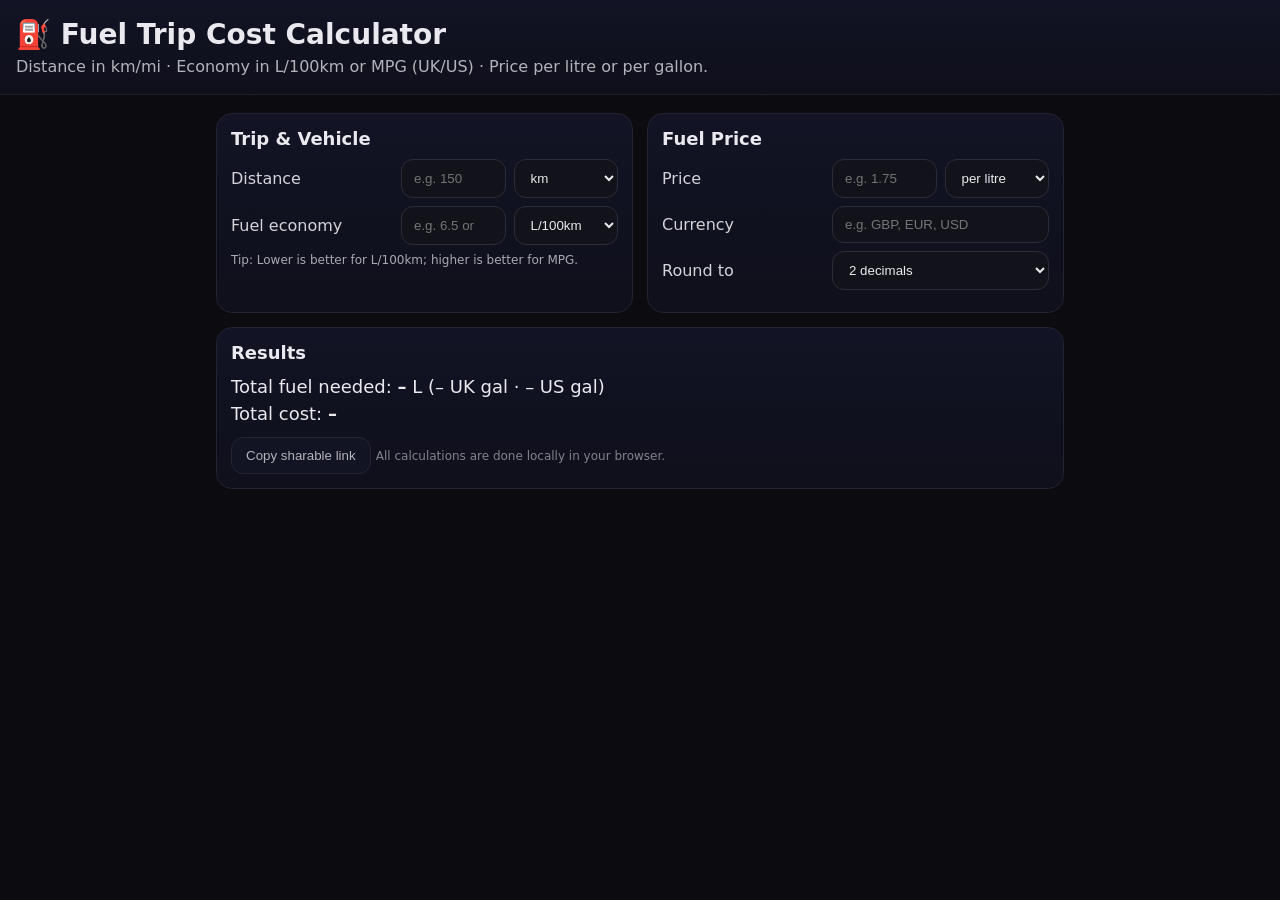
<file: tools/fuel-trip-cost-calculator.html>
<!doctype html>
<html lang="en">
<head>
<meta charset="utf-8" />
<meta name="viewport" content="width=device-width, initial-scale=1" />
<title>Fuel Trip Cost Calculator</title>
<meta name="description" content="Estimate fuel needed and cost for a trip using L/100km or MPG (UK/US)." />
<link rel="icon" href="data:,">
<style>
  :root{--max:880px}
  *{box-sizing:border-box}
  body{margin:0;font-family:system-ui,-apple-system,Segoe UI,Roboto,Noto Sans,Arial,sans-serif;background:#0b0b10;color:#e9e9ef}
  header{padding:18px 16px;border-bottom:1px solid #20202a;background:linear-gradient(180deg,#121324,#0f101b)}
  h1{margin:0 0 6px;font-size:clamp(20px,4vw,28px)}
  main{max-width:var(--max);margin:0 auto;padding:18px 16px 32px}
  .grid{display:grid;grid-template-columns:1fr;gap:14px}
  @media (min-width:820px){ .grid{grid-template-columns:1fr 1fr} }
  .card{border:1px solid #232332;background:linear-gradient(180deg,#121324,#0f101b);padding:14px;border-radius:16px}
  .row{display:grid;grid-template-columns:160px 1fr;gap:10px;align-items:center;margin:8px 0}
  label{opacity:.9}
  input,select{width:100%;padding:10px 12px;border-radius:12px;border:1px solid #2c2c3a;background:#11121a;color:#e9e9ef}
  .muted{opacity:.75}
  .out{font-size:18px;line-height:1.5}
  .inline{display:flex;gap:8px;flex-wrap:wrap}
  .hint{font-size:12px;opacity:.7;margin-top:6px}
  .footer{margin-top:10px;opacity:.75}
  .btn{padding:10px 14px;border-radius:12px;border:1px solid #2c2c3a;background:#151626;color:#e9e9ef;cursor:pointer}
  .btn:hover{background:#1b1c2e}
</style>
</head>
<body>
<header>
  <h1>⛽ Fuel Trip Cost Calculator</h1>
  <div class="muted">Distance in km/mi · Economy in L/100km or MPG (UK/US) · Price per litre or per gallon.</div>
</header>

<main>
  <div class="grid">
    <section class="card" aria-labelledby="trip">
      <h2 id="trip" style="margin:0 0 10px;font-size:18px">Trip & Vehicle</h2>

      <div class="row">
        <label for="distance">Distance</label>
        <div class="inline" style="flex-wrap:nowrap">
          <input id="distance" type="number" min="0" step="0.1" placeholder="e.g. 150" />
          <select id="distanceUnit">
            <option value="km">km</option>
            <option value="mi">miles</option>
          </select>
        </div>
      </div>

      <div class="row">
        <label for="economyValue">Fuel economy</label>
        <div class="inline" style="flex-wrap:nowrap">
          <input id="economyValue" type="number" min="0" step="0.1" placeholder="e.g. 6.5 or 45" />
          <select id="economyUnit">
            <option value="L100">L/100km</option>
            <option value="MPG_UK">MPG (UK)</option>
            <option value="MPG_US">MPG (US)</option>
          </select>
        </div>
      </div>
      <div class="hint">Tip: Lower is better for L/100km; higher is better for MPG.</div>
    </section>

    <section class="card" aria-labelledby="price">
      <h2 id="price" style="margin:0 0 10px;font-size:18px">Fuel Price</h2>

      <div class="row">
        <label for="priceValue">Price</label>
        <div class="inline" style="flex-wrap:nowrap">
          <input id="priceValue" type="number" min="0" step="0.001" placeholder="e.g. 1.75" />
          <select id="priceUnit">
            <option value="perL">per litre</option>
            <option value="perGalUK">per UK gallon</option>
            <option value="perGalUS">per US gallon</option>
          </select>
        </div>
      </div>

      <div class="row">
        <label for="currency">Currency</label>
        <input id="currency" type="text" maxlength="6" placeholder="e.g. GBP, EUR, USD" />
      </div>

      <div class="row">
        <label for="roundTo">Round to</label>
        <select id="roundTo">
          <option value="0">No rounding</option>
          <option value="2" selected>2 decimals</option>
          <option value="1">1 decimal</option>
          <option value="3">3 decimals</option>
        </select>
      </div>
    </section>
  </div>

  <section class="card" style="margin-top:14px" aria-labelledby="result">
    <h2 id="result" style="margin:0 0 10px;font-size:18px">Results</h2>
    <div class="out" id="outputs">
      <div>Total fuel needed: <strong id="fuelLitres">–</strong> L (<span id="fuelGallonsUK">–</span> UK gal · <span id="fuelGallonsUS">–</span> US gal)</div>
      <div>Total cost: <strong id="totalCost">–</strong></div>
    </div>
    <div class="footer">
      <button class="btn" id="share">Copy sharable link</button>
      <span class="hint">All calculations are done locally in your browser.</span>
    </div>
  </section>
</main>

<script>
(function(){
  // Constants
  const L_PER_UK_GAL = 4.54609;
  const L_PER_US_GAL = 3.78541;
  const KM_PER_MI    = 1.609344;

  // Elements
  const el = id => document.getElementById(id);
  const distance      = el('distance');
  const distanceUnit  = el('distanceUnit');
  const economyValue  = el('economyValue');
  const economyUnit   = el('economyUnit');
  const priceValue    = el('priceValue');
  const priceUnit     = el('priceUnit');
  const currency      = el('currency');
  const roundTo       = el('roundTo');
  const fuelLitres    = el('fuelLitres');
  const fuelGallonsUK = el('fuelGallonsUK');
  const fuelGallonsUS = el('fuelGallonsUS');
  const totalCost     = el('totalCost');
  const shareBtn      = el('share');

  // Helpers
  const toNumber = (v) => {
    const n = parseFloat(v);
    return Number.isFinite(n) ? n : NaN;
  };

  function round(n, dp){
    if (!Number.isFinite(n)) return n;
    const p = Math.pow(10, dp);
    return Math.round(n * p) / p;
  }

  function litresUsed(distVal, distUnit, econVal, econUnit){
    if (!Number.isFinite(distVal) || !Number.isFinite(econVal) || distVal <= 0 || econVal <= 0) return NaN;

    // Normalize distance to km
    const km = distUnit === 'mi' ? distVal * KM_PER_MI : distVal;

    // Convert economy to L per km
    let litresPerKm;
    if (econUnit === 'L100'){
      litresPerKm = econVal / 100; // L / km
    } else if (econUnit === 'MPG_UK'){
      const ukGalPerMile = 1 / econVal; // gal/mile
      const litresPerMile = ukGalPerMile * L_PER_UK_GAL;
      litresPerKm = litresPerMile / KM_PER_MI;
    } else { // MPG_US
      const usGalPerMile = 1 / econVal;
      const litresPerMile = usGalPerMile * L_PER_US_GAL;
      litresPerKm = litresPerMile / KM_PER_MI;
    }

    return km * litresPerKm; // total litres
  }

  function pricePerLitre(pVal, pUnit){
    if (!Number.isFinite(pVal) || pVal < 0) return NaN;
    if (pUnit === 'perL') return pVal;
    if (pUnit === 'perGalUK') return pVal / L_PER_UK_GAL;
    if (pUnit === 'perGalUS') return pVal / L_PER_US_GAL;
    return NaN;
  }

  function fmtMoney(n, code, dp){
    if (!Number.isFinite(n)) return '–';
    const c = (code || '').trim() || 'GBP';
    try {
      return new Intl.NumberFormat(undefined, { style:'currency', currency: c, maximumFractionDigits: dp, minimumFractionDigits: dp }).format(n);
    } catch {
      // Fallback if an unknown currency code is provided
      return `${c} ${n.toFixed(dp)}`;
    }
  }

  function update(){
    const d  = toNumber(distance.value);
    const eu = economyUnit.value;
    const ev = toNumber(economyValue.value);
    const du = distanceUnit.value;

    const pv = toNumber(priceValue.value);
    const pu = priceUnit.value;
    const cur= currency.value.trim() || 'GBP';
    const dp = parseInt(roundTo.value, 10);

    const L = litresUsed(d, du, ev, eu);
    const pPerL = pricePerLitre(pv, pu);

    const UKgal = Number.isFinite(L) ? (L / L_PER_UK_GAL) : NaN;
    const USgal = Number.isFinite(L) ? (L / L_PER_US_GAL) : NaN;
    const cost  = (Number.isFinite(L) && Number.isFinite(pPerL)) ? L * pPerL : NaN;

    fuelLitres.textContent    = Number.isFinite(L) ? round(L, 3).toFixed(3) : '–';
    fuelGallonsUK.textContent = Number.isFinite(UKgal) ? round(UKgal, 3).toFixed(3) : '–';
    fuelGallonsUS.textContent = Number.isFinite(USgal) ? round(USgal, 3).toFixed(3) : '–';
    totalCost.textContent     = Number.isFinite(cost) ? fmtMoney(cost, cur, dp) : '–';

    // Update URL hash for sharing
    const params = new URLSearchParams({
      d: distance.value, du,
      ev: economyValue.value, eu,
      pv: priceValue.value, pu,
      c: cur, dp: String(dp)
    });
    history.replaceState(null, '', '#' + params.toString());
  }

  function fromHash(){
    if (!location.hash) return;
    const q = new URLSearchParams(location.hash.slice(1));
    if (q.has('d'))  distance.value = q.get('d');
    if (q.has('du')) distanceUnit.value = q.get('du');
    if (q.has('ev')) economyValue.value = q.get('ev');
    if (q.has('eu')) economyUnit.value = q.get('eu');
    if (q.has('pv')) priceValue.value = q.get('pv');
    if (q.has('pu')) priceUnit.value = q.get('pu');
    if (q.has('c'))  currency.value = q.get('c');
    if (q.has('dp')) roundTo.value = q.get('dp');
  }

  // Wire up events
  [distance, distanceUnit, economyValue, economyUnit, priceValue, priceUnit, currency, roundTo]
    .forEach(el => el.addEventListener('input', update));

  shareBtn.addEventListener('click', async () => {
    const url = location.href;
    try {
      await navigator.clipboard.writeText(url);
      shareBtn.textContent = 'Link copied!';
      setTimeout(()=> shareBtn.textContent = 'Copy sharable link', 1200);
    } catch {
      prompt('Copy this link:', url);
    }
  });

  // Init
  fromHash();
  update();
})();
</script>
</body>
</html>
</file>
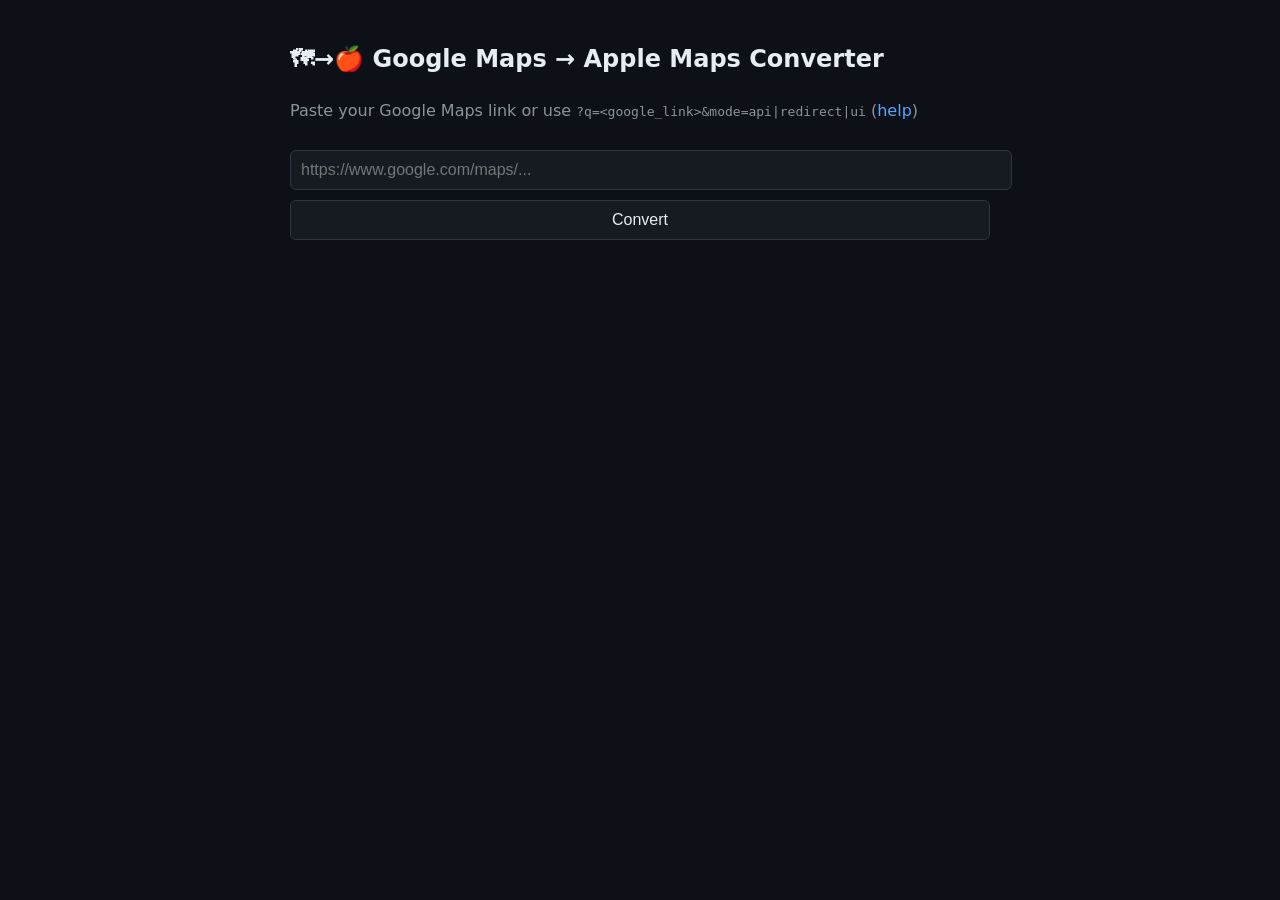
<file: tools/google2applemap.html>
<!DOCTYPE html>
<html lang="en">
<head>
  <meta charset="UTF-8" />
  <title>Google → Apple Maps Converter</title>
  <meta name="viewport" content="width=device-width, initial-scale=1" />
  <style>
    :root {
      color-scheme: dark;
      --bg: #0d1117;
      --text: #e6edf3;
      --accent: #58a6ff;
      --muted: #8b949e;
      --error: #f85149;
    }
    body {
      background: var(--bg);
      color: var(--text);
      font-family: system-ui, sans-serif;
      max-width: 700px;
      margin: 40px auto;
      padding: 0 20px 60px;
      line-height: 1.6;
    }
    a { color: var(--accent); text-decoration: none; }
    a:hover { text-decoration: underline; }
    input, button {
      width: 100%;
      padding: 10px;
      font-size: 1rem;
      margin-top: 10px;
      background: #161b22;
      color: var(--text);
      border: 1px solid #30363d;
      border-radius: 6px;
    }
    button:hover { background: #21262d; cursor: pointer; }
    pre {
      background: #161b22;
      padding: 12px;
      border-radius: 6px;
      overflow-x: auto;
    }
    .output { margin-top: 20px; word-break: break-all; }
    .muted { color: var(--muted); }
  </style>
</head>
<body>
  <h2>🗺→🍎 Google Maps → Apple Maps Converter</h2>
  <p class="muted">
    Paste your Google Maps link or use
    <code>?q=&lt;google_link&gt;&amp;mode=api|redirect|ui</code>
    (<a href="?help">help</a>)
  </p>

  <input id="googleLink" placeholder="https://www.google.com/maps/..." />
  <button onclick="convertLink()">Convert</button>
  <div id="result" class="output"></div>

  <script>
    function convertToAppleMap(gmapUrl) {
      const url = new URL(gmapUrl);
      let apple = "https://maps.apple.com/?";

      // Prefer !3d...!4d... coordinates
      const mPrecise = gmapUrl.match(/!3d(-?\d+\.\d+)!4d(-?\d+\.\d+)/);
      if (mPrecise) {
        const [_, lat, lng] = mPrecise;
        const n = gmapUrl.match(/\/place\/([^/]+)/);
        const name = n ? decodeURIComponent(n[1].replace(/\+/g, " ")) : "";
        apple += `ll=${lat},${lng}`;
        if (name) apple += `&q=${encodeURIComponent(name)}`;
        return apple;
      }

      // Fallback: @lat,long
      const mCenter = gmapUrl.match(/@(-?\d+\.\d+),(-?\d+\.\d+)/);
      if (mCenter) return apple + `ll=${mCenter[1]},${mCenter[2]}`;

      // Fallback: ?q=
      if (url.searchParams.has("q"))
        return apple + `q=${encodeURIComponent(url.searchParams.get("q"))}`;

      // Fallback: /place/
      if (url.pathname.includes("/place/")) {
        const place = decodeURIComponent(url.pathname.split("/place/")[1].split("/")[0]);
        return apple + `q=${encodeURIComponent(place)}`;
      }

      throw new Error("No recognizable location info in Google Maps URL.");
    }

    function convertLink() {
      const input = document.getElementById("googleLink").value.trim();
      const resultDiv = document.getElementById("result");
      try {
        const apple = convertToAppleMap(input);
        resultDiv.innerHTML = `
          ✅ <b>Apple Maps link:</b><br>
          <a href="${apple}" target="_blank">${apple}</a><br><br>
          <button onclick="navigator.clipboard.writeText('${apple}')">📋 Copy</button>
        `;
      } catch (e) {
        resultDiv.innerHTML = `❌ ${e.message}`;
      }
    }

    const p = new URLSearchParams(window.location.search);
    if (p.has("help")) {
      document.body.innerHTML = `
        <h2>📘 Help</h2>
        <p>This tool converts Google Maps URLs to Apple Maps URLs.</p>
        <h3>Usage</h3>
        <pre>?q=&lt;google_link&gt;&amp;mode=ui|api|redirect</pre>
        <h3>Examples</h3>
        <ul>
          <li><b>UI:</b><br>
            <code>https://cenzwong.github.io/tools/tools/google2applemap.html?q=https://www.google.com/maps?q=Cocoro,+London</code>
          </li>
          <li><b>API (plain text):</b><br>
            <code>https://cenzwong.github.io/tools/tools/google2applemap.html?q=https://www.google.com/maps?q=Cocoro,+London&amp;mode=api</code>
          </li>
          <li><b>Redirect:</b><br>
            <code>https://cenzwong.github.io/tools/tools/google2applemap.html?q=https://www.google.com/maps?q=Cocoro,+London&amp;mode=redirect</code>
          </li>
        </ul>
        <h3>Details</h3>
        <p>Extracts <code>!3d...!4d...</code>, <code>@lat,long</code>,
        or <code>?q=</code>/<code>/place/</code> to build an Apple Maps URL.</p>
        <hr><p><a href="google2applemap.html">← Back</a></p>`;
    } else {
      const q = p.get("q");
      const mode = (p.get("mode") || "ui").toLowerCase();
      if (q) {
        try {
          const apple = convertToAppleMap(q);
          if (mode === "redirect") {
            window.location.href = apple;
          } else if (mode === "api") {
            // plain-text output for API use
            document.body.innerHTML =
              `<pre style="background:none;border:none;padding:0;margin:0;white-space:pre-wrap;">${apple}</pre>`;
          } else {
            document.getElementById("googleLink").value = q;
            document.getElementById("result").innerHTML = `
              ✅ <b>Apple Maps link:</b><br>
              <a href="${apple}" target="_blank">${apple}</a><br><br>
              <button onclick="navigator.clipboard.writeText('${apple}')">📋 Copy</button>
            `;
          }
        } catch (e) {
          document.body.innerHTML = `<p style="color:var(--error)">❌ ${e.message}</p>`;
        }
      }
    }
  </script>
</body>
</html>
</file>
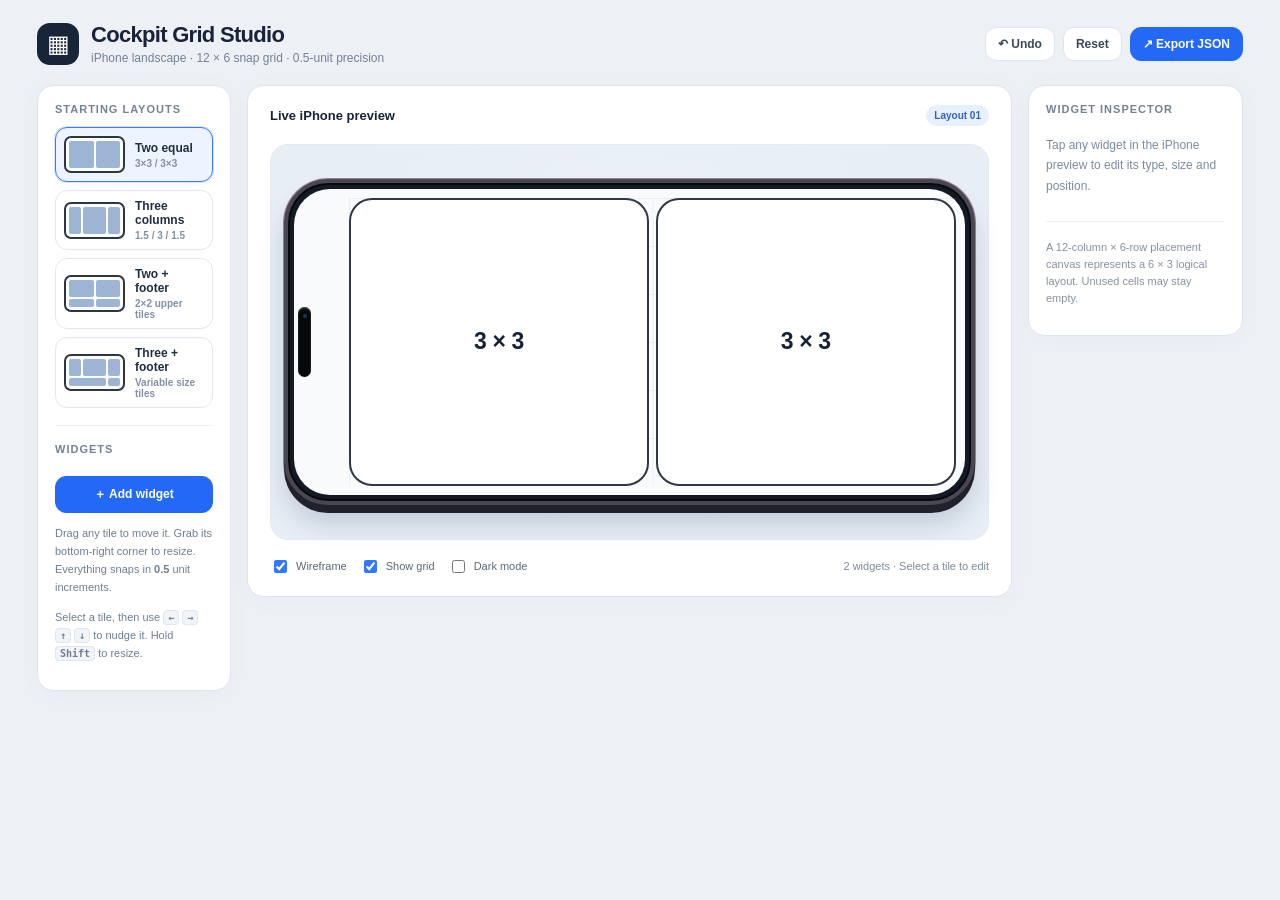
<file: tools/iphone-grid-studio.html>
<!doctype html><html lang="en"><head><meta charset="utf-8"><meta name="viewport" content="width=device-width,initial-scale=1"><title>iPhone Landscape Grid Studio</title>
<style>
*{box-sizing:border-box}body{margin:0;background:#edf1f6;font-family:-apple-system,BlinkMacSystemFont,'Segoe UI',sans-serif;color:#182338}.studio{--blue:#3575ff;max-width:1250px;margin:auto;padding:22px}.topbar{display:flex;justify-content:space-between;align-items:center;gap:16px;flex-wrap:wrap;margin-bottom:20px}.brand{display:flex;align-items:center;gap:12px}.logo{display:grid;place-items:center;background:#182438;color:white;border-radius:13px;font-size:24px;width:42px;height:42px}.heading{font-size:22px;font-weight:750;letter-spacing:-.7px}.muted{font-size:12px;color:#758093;margin-top:3px}.actions,.toggles,.tools{display:flex;gap:8px;align-items:center;flex-wrap:wrap}button,select,input{font:inherit}button{border:1px solid #dfe5ef;background:white;color:#3c4859;border-radius:11px;padding:9px 12px;font-size:12px;font-weight:650;cursor:pointer;transition:background .15s,border-color .15s,transform .15s}button:hover{background:#f0f5ff;border-color:#9fb6e9}button:active{transform:scale(.98)}button:focus-visible,input:focus-visible,select:focus-visible{outline:3px solid #9ec0ff;outline-offset:2px}.primary{background:#2469f6;color:#fff;border-color:#2469f6}.primary:hover{background:#1254d9;color:#fff}.layout{display:grid;grid-template-columns:194px minmax(0,1fr) 215px;gap:16px;align-items:start}.side,.workspace{background:#fff;border:1px solid #dde5ef;border-radius:17px;padding:17px;min-width:0;box-shadow:0 3px 24px #193b6507}.sectlabel{font-size:11px;font-weight:750;color:#748195;letter-spacing:1px;text-transform:uppercase;margin-bottom:12px}.presetlist{display:grid;gap:8px}.preset{display:flex;text-align:left;align-items:center;gap:10px;width:100%;padding:8px;border-radius:12px;border-color:#e1e7f0}.preset.active{border-color:#3978ff;background:#eef4ff;box-shadow:0 0 0 1px #3978ff33}.presettext strong{font-size:12px;display:block;color:#202e42}.presettext small{font-size:10px;color:#8290a4;display:block;margin-top:3px}.mini{width:61px;height:37px;border:2px solid #2b3544;border-radius:7px;background:#fcfdff;display:grid;gap:2px;padding:3px;flex-shrink:0}.mini span{background:#9db4d5;border-radius:2px}.mini.p1{grid-template-columns:1fr 1fr}.mini.p2{grid-template-columns:1fr 2fr 1fr}.mini.p3{grid-template-columns:1fr 1fr;grid-template-rows:2fr 1fr}.mini.p4{grid-template-columns:1fr 2fr 1fr;grid-template-rows:2fr 1fr}.mini.p4 span:nth-child(4){grid-column:1/3}.mini.p4 span:nth-child(5){grid-column:3/4}.divider{height:1px;background:#edf0f5;margin:17px 0}.tip{font-size:11px;color:#6e7e94;line-height:1.65}.kbd{font:600 10px ui-monospace,monospace;background:#f1f4f8;border:1px solid #e1e5ed;border-radius:4px;padding:1px 4px}.workspace{padding:19px 22px 20px;min-height:440px}.workspacehead{display:flex;align-items:center;justify-content:space-between;gap:10px;margin-bottom:18px;flex-wrap:wrap}.workspacehead strong{font-size:13px}.tag{border-radius:20px;background:#e7f0ff;color:#3162bf;font-size:10px;padding:5px 8px;font-weight:750;white-space:nowrap}.stagebg{background:radial-gradient(ellipse at 50% 40%,#eff3fb,#e8eef6 70%);border:1px solid #e5eaf2;border-radius:18px;padding:34px 13px;min-height:290px;display:grid;align-items:center}.phone{width:100%;aspect-ratio:2.12;background:#141a25;border:4px solid #494753;border-radius:clamp(22px,3.5vw,44px);padding:clamp(9px,1.2vw,15px) clamp(9px,1.2vw,17px) clamp(9px,1.2vw,15px) clamp(39px,4.8vw,61px);box-shadow:0 8px 0 #20212b,0 20px 24px #1e355b2d,0 0 0 1px #9b8496,inset 0 0 0 2px #08090d;position:relative}.screen{position:absolute;inset:6px;border-radius:clamp(16px,3vw,36px);background:#f8fafc;pointer-events:none}.island{position:absolute;left:10px;top:39%;height:22%;width:13px;border-radius:20px;background:#06080a;z-index:5;box-shadow:inset 0 1px 2px #526070}.island:before{content:"";position:absolute;top:7px;left:5px;width:4px;height:4px;background:#12385e;border-radius:100%}.gridstage{position:relative;z-index:2;display:grid;width:100%;height:100%;grid-template-columns:repeat(12,minmax(0,1fr));grid-template-rows:repeat(6,minmax(0,1fr));gap:clamp(3px,.65vw,7px);touch-action:none;user-select:none}.gridstage.gridon{background-image:linear-gradient(to right,#8da4c71f 1px,transparent 1px),linear-gradient(to bottom,#8da4c71f 1px,transparent 1px);background-size:8.3333% 16.6667%}.panel{min-width:0;min-height:0;position:relative;border:2px solid #303845;border-radius:clamp(9px,2vw,23px);background:#fff;display:flex;align-items:center;justify-content:center;overflow:hidden;cursor:grab;transition:box-shadow .15s,border-color .15s}.panel:active{cursor:grabbing}.panel.selected{border:2px solid #2b70ff;box-shadow:0 0 0 2px #2b70ff32;z-index:4}.dim{font-size:clamp(10px,2vw,23px);font-weight:650;letter-spacing:-.4px;white-space:nowrap}.panel.tiny .dim{font-size:clamp(9px,1.25vw,15px)}.panel.short .dim{font-size:clamp(9px,1.3vw,14px)}.handle{position:absolute;right:1px;bottom:1px;width:22px;height:22px;border-radius:10px 0 8px 0;display:grid;place-items:center;color:#2b70ff;background:#e3edff;cursor:nwse-resize;font-size:14px;z-index:6;opacity:0}.panel:hover .handle,.panel.selected .handle{opacity:1}.panelcontent{width:100%;height:100%;min-width:0;padding:clamp(5px,1.4vw,16px);display:flex;flex-direction:column;align-items:flex-start;justify-content:space-between}.panelcontent .icon{font-size:clamp(12px,1.9vw,23px)}.panelcontent .metric{font-size:clamp(12px,2.8vw,34px);font-weight:760;letter-spacing:-1px;white-space:nowrap}.panelcontent .panelname{font-size:clamp(8px,1.2vw,12px);color:#697688;font-weight:650;white-space:nowrap;overflow:hidden;text-overflow:ellipsis;max-width:100%}.panel.tiny .panelcontent,.panel.short .panelcontent{justify-content:center;align-items:center;gap:1px}.panel.tiny .metric,.panel.short .metric{font-size:clamp(9px,1.6vw,18px)}.panel.tiny .panelcontent .icon,.panel.short .panelcontent .icon{display:none}.phone.dark .screen{background:#0c111a}.phone.dark .panel{background:#1c2736;border-color:#4c5a6b;color:#edf4ff}.phone.dark .panel.selected{border-color:#69a1ff}.phone.dark .panelname{color:#92a3ba}.below{display:flex;justify-content:space-between;gap:10px;align-items:center;margin-top:17px;flex-wrap:wrap}.checks{display:flex;flex-wrap:wrap;gap:13px}.check{font-size:11px;color:#59687b;display:flex;align-items:center;gap:6px;cursor:pointer}.check input{accent-color:#3477ff}.selection{font-size:11px;color:#7b8999}.propempty{font-size:12px;line-height:1.7;color:#7c8ba0;padding:8px 0}.formrow{margin:0 0 15px}.formrow label{display:block;font-size:11px;color:#77869a;margin-bottom:6px;font-weight:650}.field{height:36px;width:100%;padding:7px 9px;border:1px solid #dfe6ef;background:#f9fbfe;border-radius:9px;color:#263549;font-size:12px}.stepper{display:flex;align-items:center;justify-content:space-between;border:1px solid #dde5ef;border-radius:10px;padding:3px;gap:4px}.stepper button{padding:6px 11px;font-size:16px;border:0;background:#f0f4fa;border-radius:7px}.stepper span{font-size:14px;font-weight:750;font-variant-numeric:tabular-nums}.posrow{display:grid;grid-template-columns:1fr 1fr;gap:9px}.little{font-size:11px;color:#8691a1;line-height:1.55}.danger{color:#d04655}.danger:hover{color:#aa2635;background:#fff0f2;border-color:#ffb7c0}.full{width:100%;margin-top:9px}.toast{position:fixed;left:50%;bottom:26px;transform:translateX(-50%);background:#1c2b42;color:#fff;border-radius:12px;padding:11px 17px;font-size:12px;z-index:100;box-shadow:0 10px 25px #15203735;opacity:0;pointer-events:none;transition:opacity .2s}.toast.show{opacity:1}.exportlayer{position:fixed;inset:0;background:#0b19338a;display:none;align-items:center;justify-content:center;padding:18px;z-index:90}.exportlayer.open{display:flex}.exportbox{width:min(610px,100%);background:white;border-radius:18px;padding:21px;box-shadow:0 20px 60px #051c3e45}.exportbox textarea{font:12px/1.6 ui-monospace,SFMono-Regular,monospace;width:100%;height:290px;resize:vertical;border:1px solid #dfe6ef;border-radius:10px;padding:12px;background:#f7f9fd;color:#273950}.exporttop{display:flex;justify-content:space-between;align-items:center;margin-bottom:13px}.exporttop h3{margin:0;font-size:17px}.exportfoot{display:flex;gap:8px;justify-content:flex-end;margin-top:11px}@media(max-width:1000px){.layout{grid-template-columns:165px minmax(0,1fr)}.right{grid-column:1/-1}.rightfields{display:grid;grid-template-columns:repeat(3,1fr);gap:12px}.workspace{min-height:0}.stagebg{min-height:0;padding:35px 12px}}@media(max-width:650px){.studio{padding:10px}.layout{grid-template-columns:1fr;gap:11px}.side{padding:13px}.presetlist{grid-template-columns:repeat(2,1fr)}.workspace{padding:12px}.stagebg{padding:23px 4px}.phone{padding:8px 8px 8px 32px;border-width:3px}.screen{inset:4px}.island{left:7px;width:9px}.right{grid-column:1}.rightfields{grid-template-columns:repeat(2,1fr)}.topbar{margin-bottom:12px}.heading{font-size:19px}}
</style></head><body>
<div class="studio" id="gridstudio">
 <header class="topbar"><div class="brand"><div class="logo">▦</div><div><div class="heading">Cockpit Grid Studio</div><div class="muted">iPhone landscape · 12 × 6 snap grid · 0.5-unit precision</div></div></div><div class="actions"><button data-action="undo" title="Undo last change">↶ Undo</button><button data-action="reset">Reset</button><button class="primary" data-action="export">↗ Export JSON</button></div></header>
 <main class="layout">
  <aside class="side"><div class="sectlabel">Starting layouts</div><div class="presetlist" id="presets"></div><div class="divider"></div><div class="sectlabel">Widgets</div><button class="primary full" data-action="add">＋ Add widget</button><p class="tip">Drag any tile to move it. Grab its bottom-right corner to resize. Everything snaps in <b>0.5</b> unit increments.</p><p class="tip">Select a tile, then use <span class="kbd">←</span> <span class="kbd">→</span> <span class="kbd">↑</span> <span class="kbd">↓</span> to nudge it. Hold <span class="kbd">Shift</span> to resize.</p></aside>
  <section class="workspace"><div class="workspacehead"><strong>Live iPhone preview</strong><span class="tag" id="layouttag">Layout 01</span></div><div class="stagebg"><div class="phone" id="phone"><div class="screen"></div><div class="island"></div><div class="gridstage" id="stage"></div></div></div><div class="below"><div class="checks"><label class="check"><input type="checkbox" data-check="wire" checked> Wireframe</label><label class="check"><input type="checkbox" data-check="grid" checked> Show grid</label><label class="check"><input type="checkbox" data-check="dark"> Dark mode</label></div><span class="selection" id="status">Select a widget to edit</span></div></section>
  <aside class="side right"><div class="sectlabel">Widget inspector</div><div id="inspector"></div></aside>
 </main>
 <div class="toast" id="toast" role="status"></div>
 <div class="exportlayer" id="exportlayer" role="dialog" aria-modal="true" aria-label="Export layout"><div class="exportbox"><div class="exporttop"><h3>Export layout JSON</h3><button data-action="closeexport">✕ Close</button></div><p class="little">Each cell represents 0.5 layout units. `column`, `row`, `width`, and `height` are stored as integer grid cells for reliable placement.</p><textarea id="exporttext" spellcheck="false" aria-label="Layout JSON"></textarea><div class="exportfoot"><button data-action="closeexport">Cancel</button><button class="primary" data-action="copy">Copy JSON</button></div></div></div>
</div>
<script>
(()=>{
const root=document.getElementById('gridstudio');if(!root||root.dataset.ready)return;root.dataset.ready='1';
const $=id=>root.querySelector('#'+id);
const presets=[
 {name:'Two equal',sub:'3×3 / 3×3',tiles:[['speed',0,0,6,6],['pace',6,0,6,6]]},
 {name:'Three columns',sub:'1.5 / 3 / 1.5',tiles:[['compass',0,0,3,6],['speed',3,0,6,6],['temp',9,0,3,6]]},
 {name:'Two + footer',sub:'2×2 upper tiles',tiles:[['speed',1,0,4,4],['pace',7,0,4,4],['compass',1,4,4,2],['trip',7,4,4,2]]},
 {name:'Three + footer',sub:'Variable size tiles',tiles:[['compass',1,0,2,4],['speed',4,0,4,4],['temp',9,0,2,4],['gforce',1,4,4,2],['trip',7,4,4,2]]}
];
const types={speed:['Speedometer','68','mph','◴'],pace:['Paceometer','08:49','min / 10 mi','◷'],temp:['Temperature','18°','C','☼'],compass:['Compass','NE','047°','↗'],gforce:['G-force','0.12','G','◎'],trip:['Trip distance','27.4','mi','⌁'],clock:['Time','18:35','','◷'],battery:['Battery','87','%','▰'],blank:['Empty','—','','□']};
let uid=0,toastTime;
const state={panels:[],selected:null,preset:0,wire:true,grid:true,dark:false,history:[]};
const clone=x=>JSON.parse(JSON.stringify(x));
const snapshot=()=>({panels:clone(state.panels),selected:state.selected,preset:state.preset});
const save=()=>{state.history.push(snapshot());if(state.history.length>50)state.history.shift()};
const fmt=n=>Number.isInteger(n)?String(n):n.toFixed(1);
function notify(msg){const t=$('toast');t.textContent=msg;t.classList.add('show');clearTimeout(toastTime);toastTime=setTimeout(()=>t.classList.remove('show'),2000)}
function applyPreset(i,keepHistory=true){if(keepHistory)save();state.preset=i;state.panels=presets[i].tiles.map(([type,x,y,w,h])=>({id:'tile-'+(++uid),type,label:types[type][0],x,y,w,h}));state.selected=null;render()}
function overlaps(a,b){return a.x<b.x+b.w && a.x+a.w>b.x && a.y<b.y+b.h && a.y+a.h>b.y}
function canPlace(candidate,except){return candidate.w>=1&&candidate.h>=1&&candidate.x>=0&&candidate.y>=0&&candidate.x+candidate.w<=12&&candidate.y+candidate.h<=6&&!state.panels.some(p=>p.id!==except&&overlaps(candidate,p))}
function findSpace(w,h){for(let y=0;y<=6-h;y++)for(let x=0;x<=12-w;x++)if(canPlace({x,y,w,h}))return{x,y};return null}
function getPanel(){return state.panels.find(p=>p.id===state.selected)}
function escapeHTML(s){return String(s).replace(/[&<>"']/g,m=>({'&':'&amp;','<':'&lt;','>':'&gt;','"':'&quot;',"'":'&#39;'}[m]))}
function renderPresets(){$('presets').innerHTML=presets.map((p,i)=>`<button class="preset ${i===state.preset?'active':''}" data-preset="${i}" aria-pressed="${i===state.preset}"><span class="mini p${i+1}">${p.tiles.map(()=>'<span></span>').join('')}</span><span class="presettext"><strong>${p.name}</strong><small>${p.sub}</small></span></button>`).join('');$('layouttag').textContent=state.preset>=0?'Layout 0'+(state.preset+1):'Custom layout'}
function renderStage(){const stage=$('stage');stage.classList.toggle('gridon',state.grid);$('phone').classList.toggle('dark',state.dark);stage.innerHTML=state.panels.map(p=>{const meta=types[p.type];const small=p.w<=2?' tiny':'';const short=p.h<=2?' short':'';return `<div class="panel${small}${short}${state.selected===p.id?' selected':''}" data-id="${p.id}" style="grid-column:${p.x+1}/span ${p.w};grid-row:${p.y+1}/span ${p.h}" tabindex="0" role="button" aria-label="${escapeHTML(p.label)} widget, ${fmt(p.h/2)} by ${fmt(p.w/2)}"><div class="${state.wire?'dim':'panelcontent'}">${state.wire?`${fmt(p.h/2)} × ${fmt(p.w/2)}`:`<span class="icon">${meta[3]}</span><span class="metric">${meta[1]}<small style="font-size:.42em;letter-spacing:0"> ${meta[2]}</small></span><span class="panelname">${escapeHTML(p.label)}</span>`}</div>${state.selected===p.id?'<div class="handle" data-resize="true" title="Drag to resize" aria-label="Resize">↘</div>':''}</div>`}).join('');$('status').textContent=state.selected?`${state.panels.length} widgets · Selected ${getPanel()?.label||'widget'}`:`${state.panels.length} widgets · Select a tile to edit`}
function stepper(prop,val){return `<div class="stepper"><button data-step="${prop}:-1" aria-label="Reduce ${prop}">−</button><span>${fmt(val/2)}</span><button data-step="${prop}:1" aria-label="Increase ${prop}">＋</button></div>`}
function renderInspector(){const p=getPanel();if(!p){$('inspector').innerHTML='<div class="propempty">Tap any widget in the iPhone preview to edit its type, size and position.</div><div class="divider"></div><p class="little">A 12-column × 6-row placement canvas represents a 6 × 3 logical layout. Unused cells may stay empty.</p>';return} $('inspector').innerHTML=`<div class="rightfields"><div class="formrow"><label for="ptype">Widget type</label><select class="field" id="ptype" data-field="type">${Object.entries(types).map(([key,item])=>`<option value="${key}" ${p.type===key?'selected':''}>${item[0]}</option>`).join('')}</select></div><div class="formrow"><label for="plabel">Display name</label><input class="field" id="plabel" data-field="label" value="${escapeHTML(p.label)}" maxlength="32"></div><div class="formrow"><label>Width (units)</label>${stepper('w',p.w)}</div><div class="formrow"><label>Height (units)</label>${stepper('h',p.h)}</div><div class="formrow"><label>X position (units)</label>${stepper('x',p.x)}</div><div class="formrow"><label>Y position (units)</label>${stepper('y',p.y)}</div></div><div class="divider"></div><button class="full" data-action="duplicate">⧉ Duplicate tile</button><button class="full danger" data-action="remove">⌫ Remove tile</button><p class="little">Values adjust by 0.5 unit per click. Tiles cannot overlap or leave the screen.</p>`}
function render(){renderPresets();renderStage();renderInspector();root.querySelectorAll('[data-check]').forEach(input=>input.checked=state[input.dataset.check])}
function patchPanel(patch,remember=true){const p=getPanel();if(!p)return false;const trial={...p,...patch};if(!canPlace(trial,p.id)){notify('No space there — try another position or size.');return false}if(remember)save();Object.assign(p,patch);state.preset=-1;render();return true}
function addTile(){let place=null,w=4,h=2;for(const pair of [[4,2],[3,2],[2,2],[2,1],[1,1]]){place=findSpace(...pair);if(place){[w,h]=pair;break}}if(!place){notify('No free cells. Resize or remove another tile.');return}save();const p={id:'tile-'+(++uid),type:'blank',label:'New widget',...place,w,h};state.panels.push(p);state.selected=p.id;state.preset=-1;render()}
function runAction(action){if(action==='add')addTile();if(action==='reset')applyPreset(state.preset>=0?state.preset:0);if(action==='undo'){const old=state.history.pop();if(!old){notify('Nothing to undo.');return}Object.assign(state,old);render()}if(action==='remove'){const p=getPanel();if(!p)return;save();state.panels=state.panels.filter(t=>t.id!==p.id);state.selected=null;state.preset=-1;render()}if(action==='duplicate'){const p=getPanel();if(!p)return;const pos=findSpace(p.w,p.h);if(!pos){notify('No room for another tile of this size.');return}save();const n={...p,id:'tile-'+(++uid),...pos};state.panels.push(n);state.selected=n.id;state.preset=-1;render()}if(action==='export'){const output={version:1,orientation:'landscape',grid:{columns:12,rows:6,unitSize:0.5},widgets:state.panels.map(({id,type,label,x,y,w,h})=>({id,type,label,column:x,row:y,width:w,height:h,logicalSize:{width:w/2,height:h/2}}))};$('exporttext').value=JSON.stringify(output,null,2);$('exportlayer').classList.add('open');$('exporttext').focus();$('exporttext').select()}if(action==='closeexport')$('exportlayer').classList.remove('open');if(action==='copy'){const input=$('exporttext');input.select();if(navigator.clipboard?.writeText)navigator.clipboard.writeText(input.value).then(()=>notify('JSON copied to clipboard')).catch(()=>notify('Select the text and copy manually'));else{document.execCommand?.('copy');notify('JSON selected — you can copy it.')}}}
root.addEventListener('click',e=>{const pre=e.target.closest('[data-preset]');if(pre){applyPreset(+pre.dataset.preset);return}const act=e.target.closest('[data-action]');if(act){runAction(act.dataset.action);return}const step=e.target.closest('[data-step]');if(step){const [prop,delta]=step.dataset.step.split(':');const p=getPanel();if(!p)return;const n=p[prop]+Number(delta);patchPanel({[prop]:n});return}});
root.addEventListener('change',e=>{const input=e.target;if(input.matches('[data-check]')){state[input.dataset.check]=input.checked;renderStage();return}if(input.dataset.field==='type'){const p=getPanel();if(!p)return;save();p.type=input.value;p.label=types[p.type][0];state.preset=-1;render();return}if(input.dataset.field==='label'){const p=getPanel();if(!p)return;save();p.label=input.value.trim()||types[p.type][0];render()}});
let drag=null;const stage=$('stage');
stage.addEventListener('pointerdown',e=>{if(e.button!==0&&e.pointerType==='mouse')return;const el=e.target.closest('.panel');if(!el)return;e.preventDefault();const p=state.panels.find(p=>p.id===el.dataset.id);if(!p)return;state.selected=p.id;root.tabIndex=-1;root.focus({preventScroll:true});const rect=stage.getBoundingClientRect();const styles=getComputedStyle(stage);const gapX=parseFloat(styles.columnGap)||0,gapY=parseFloat(styles.rowGap)||0;drag={id:p.id,mode:e.target.closest('[data-resize]')?'resize':'move',startX:e.clientX,startY:e.clientY,x:p.x,y:p.y,w:p.w,h:p.h,stepX:(rect.width-gapX*11)/12+gapX,stepY:(rect.height-gapY*5)/6+gapY,before:snapshot(),changed:false};render();document.addEventListener('pointermove',move);document.addEventListener('pointerup',finish);document.addEventListener('pointercancel',finish)});
function move(e){if(!drag)return;const p=state.panels.find(p=>p.id===drag.id);if(!p)return;const dx=Math.round((e.clientX-drag.startX)/drag.stepX),dy=Math.round((e.clientY-drag.startY)/drag.stepY);const data=drag.mode==='move'?{x:Math.min(12-p.w,Math.max(0,drag.x+dx)),y:Math.min(6-p.h,Math.max(0,drag.y+dy))}:{w:Math.max(1,Math.min(12-p.x,drag.w+dx)),h:Math.max(1,Math.min(6-p.y,drag.h+dy))};if(canPlace({...p,...data},p.id)&&Object.entries(data).some(([k,v])=>p[k]!==v)){Object.assign(p,data);drag.changed=true;state.preset=-1;renderStage()}}
function finish(){if(drag?.changed){state.history.push(drag.before);if(state.history.length>50)state.history.shift()}drag=null;document.removeEventListener('pointermove',move);document.removeEventListener('pointerup',finish);document.removeEventListener('pointercancel',finish);render()}
stage.addEventListener('click',e=>{const el=e.target.closest('.panel');if(el&&!drag){state.selected=el.dataset.id;render()}});
root.addEventListener('keydown',e=>{if(e.key==='Escape'){$('exportlayer').classList.remove('open');return}if(!['ArrowLeft','ArrowRight','ArrowUp','ArrowDown'].includes(e.key))return;if(e.target.matches('input,select,textarea'))return;const p=getPanel();if(!p)return;e.preventDefault();const d={ArrowLeft:-1,ArrowRight:1,ArrowUp:-1,ArrowDown:1}[e.key];const prop=e.shiftKey?(e.key==='ArrowLeft'||e.key==='ArrowRight'?'w':'h'):(e.key==='ArrowLeft'||e.key==='ArrowRight'?'x':'y');patchPanel({[prop]:p[prop]+d})});
$('exportlayer').addEventListener('click',e=>{if(e.target===$('exportlayer'))runAction('closeexport')});
applyPreset(0,false);
})();
</script></body></html>
</file>
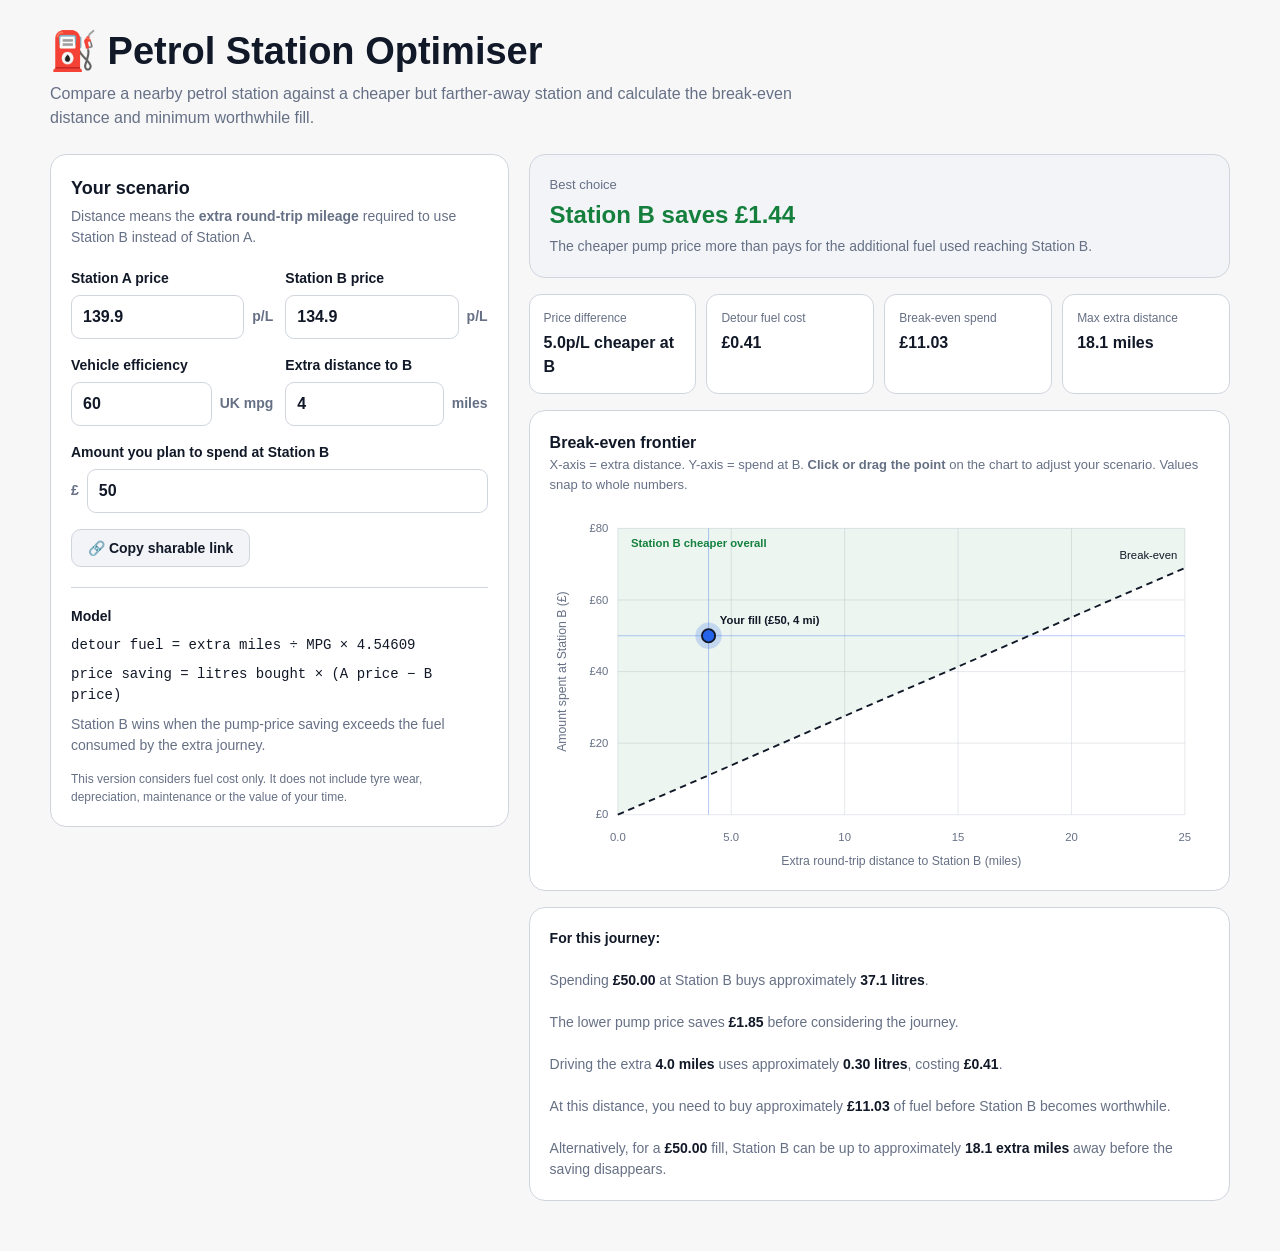
<file: tools/petrol-station-optimizer.html>
<!DOCTYPE html>
<html lang="en">
<head>
  <meta charset="UTF-8" />
  <meta name="viewport" content="width=device-width, initial-scale=1.0" />
  <title>Petrol Station Break-even Calculator</title>
  <meta name="description" content="Calculate break-even distance and minimum spend when choosing between a nearby petrol station and a cheaper distant one." />
  <link rel="icon" href="data:image/svg+xml,<svg xmlns=%22http://www.w3.org/2000/svg%22 viewBox=%220 0 100 100%22><text y=%22.9em%22 font-size=%2290%22>⛽</text></svg>">

  <style>
    :root {
      color-scheme: light dark;

      --bg: #f7f7f8;
      --card: #ffffff;
      --panel: #f2f4f7;
      --text: #111827;
      --muted: #667085;
      --border: #d0d5dd;

      --accent: #2563eb;
      --green: #15803d;
      --red: #b42318;
      --amber: #b54708;
    }

    @media (prefers-color-scheme: dark) {
      :root {
        --bg: #111318;
        --card: #191c22;
        --panel: #20242c;
        --text: #f5f7fa;
        --muted: #a8b0bd;
        --border: #343a46;

        --accent: #60a5fa;
        --green: #4ade80;
        --red: #fb7185;
        --amber: #fbbf24;
      }
    }

    * {
      box-sizing: border-box;
    }

    body {
      margin: 0;
      background: var(--bg);
      color: var(--text);
      font-family:
        -apple-system,
        BlinkMacSystemFont,
        "Segoe UI",
        Roboto,
        Helvetica,
        Arial,
        sans-serif;
      line-height: 1.5;
    }

    .container {
      width: min(1180px, calc(100% - 32px));
      margin: 30px auto 50px;
    }

    h1 {
      margin: 0 0 8px;
      font-size: clamp(26px, 4vw, 38px);
      line-height: 1.15;
    }

    .subtitle {
      margin: 0 0 24px;
      color: var(--muted);
      max-width: 800px;
    }

    .layout {
      display: grid;
      grid-template-columns: minmax(280px, 0.85fr) minmax(0, 1.3fr);
      gap: 20px;
      align-items: start;
    }

    @media (max-width: 850px) {
      .layout {
        grid-template-columns: 1fr;
      }
    }

    .card {
      background: var(--card);
      border: 1px solid var(--border);
      border-radius: 16px;
      padding: 20px;
    }

    .section-title {
      margin: 0 0 4px;
      font-size: 18px;
    }

    .section-description {
      margin: 0 0 20px;
      color: var(--muted);
      font-size: 14px;
    }

    .form-grid {
      display: grid;
      gap: 16px;
    }

    .two-columns {
      display: grid;
      grid-template-columns: 1fr 1fr;
      gap: 12px;
    }

    @media (max-width: 480px) {
      .two-columns {
        grid-template-columns: 1fr;
      }
    }

    label {
      display: block;
      font-size: 14px;
      font-weight: 600;
    }

    .input-row {
      display: flex;
      align-items: center;
      gap: 8px;
      margin-top: 6px;
    }

    input {
      width: 100%;
      min-width: 0;
      height: 44px;
      padding: 9px 11px;
      border: 1px solid var(--border);
      border-radius: 9px;
      background: transparent;
      color: var(--text);
      font: inherit;
      font-size: 16px;
    }

    input:focus {
      border-color: var(--accent);
      outline: 2px solid color-mix(in srgb, var(--accent) 25%, transparent);
      outline-offset: 1px;
    }

    .unit {
      color: var(--muted);
      white-space: nowrap;
      font-size: 14px;
    }

    .formula-box {
      margin-top: 20px;
      padding-top: 18px;
      border-top: 1px solid var(--border);
      color: var(--muted);
      font-size: 14px;
    }

    .formula-box strong {
      color: var(--text);
    }

    .formula {
      display: block;
      margin: 8px 0;
      font-family: ui-monospace, SFMono-Regular, Menlo, monospace;
      color: var(--text);
      overflow-wrap: anywhere;
    }

    .verdict {
      margin-bottom: 16px;
      background: var(--panel);
    }

    .eyebrow {
      color: var(--muted);
      font-size: 13px;
    }

    #verdictTitle {
      margin: 3px 0;
      font-size: 24px;
      font-weight: 750;
    }

    #verdictText {
      color: var(--muted);
      font-size: 14px;
    }

    .good {
      color: var(--green);
    }

    .bad {
      color: var(--red);
    }

    .neutral {
      color: var(--amber);
    }

    .metrics {
      display: grid;
      grid-template-columns: repeat(4, minmax(0, 1fr));
      gap: 10px;
      margin-bottom: 16px;
    }

    @media (max-width: 700px) {
      .metrics {
        grid-template-columns: 1fr 1fr;
      }
    }

    .metric {
      background: var(--card);
      border: 1px solid var(--border);
      border-radius: 12px;
      padding: 14px;
      min-width: 0;
    }

    .metric-label {
      color: var(--muted);
      font-size: 12px;
    }

    .metric-value {
      margin-top: 4px;
      font-size: 16px;
      font-weight: 700;
      overflow-wrap: anywhere;
    }

    .chart-card {
      overflow: hidden;
    }

    .chart-header {
      margin-bottom: 8px;
      display: flex;
      justify-content: space-between;
      align-items: flex-start;
      gap: 12px;
      flex-wrap: wrap;
    }

    .chart-title {
      font-weight: 700;
    }

    .chart-description {
      color: var(--muted);
      font-size: 13px;
    }

    .chart-container {
      position: relative;
      user-select: none;
      -webkit-user-select: none;
      touch-action: none;
    }

    svg {
      display: block;
      width: 100%;
      min-width: 560px;
      height: auto;
      cursor: crosshair;
    }

    svg .draggable-point {
      cursor: grab;
    }

    svg .draggable-point:active {
      cursor: grabbing;
    }

    .chart-scroll {
      overflow-x: auto;
      margin-top: 8px;
    }

    .details {
      margin-top: 16px;
      font-size: 14px;
      color: var(--muted);
    }

    .details strong {
      color: var(--text);
    }

    .error {
      display: none;
      padding: 10px 12px;
      border: 1px solid var(--red);
      border-radius: 8px;
      color: var(--red);
      font-size: 14px;
    }

    .btn {
      display: inline-flex;
      align-items: center;
      gap: 6px;
      padding: 10px 16px;
      border-radius: 10px;
      border: 1px solid var(--border);
      background: var(--panel);
      color: var(--text);
      font-size: 14px;
      font-weight: 600;
      cursor: pointer;
      transition: background 0.15s ease, border-color 0.15s ease;
    }

    .btn:hover {
      background: var(--card);
      border-color: var(--accent);
    }

    .actions-row {
      margin-top: 16px;
      display: flex;
      align-items: center;
      gap: 12px;
      flex-wrap: wrap;
    }

    .toast {
      font-size: 13px;
      color: var(--green);
      display: none;
    }

    .assumption {
      margin-top: 14px;
      font-size: 12px;
      color: var(--muted);
    }
  </style>
</head>

<body>
  <main class="container">
    <h1>⛽ Petrol Station Optimiser</h1>

    <p class="subtitle">
      Compare a nearby petrol station against a cheaper but farther-away station
      and calculate the break-even distance and minimum worthwhile fill.
    </p>

    <div class="layout">
      <!-- Inputs -->
      <section class="card">
        <h2 class="section-title">Your scenario</h2>

        <p class="section-description">
          Distance means the <strong>extra round-trip mileage</strong> required
          to use Station B instead of Station A.
        </p>

        <form id="calculator" class="form-grid" novalidate onsubmit="return false;">
          <div class="two-columns">
            <label for="priceA">
              Station A price
              <div class="input-row">
                <input
                  id="priceA"
                  type="number"
                  min="1"
                  step="0.1"
                  value="139.9"
                />
                <span class="unit">p/L</span>
              </div>
            </label>

            <label for="priceB">
              Station B price
              <div class="input-row">
                <input
                  id="priceB"
                  type="number"
                  min="1"
                  step="0.1"
                  value="134.9"
                />
                <span class="unit">p/L</span>
              </div>
            </label>
          </div>

          <div class="two-columns">
            <label for="mpg">
              Vehicle efficiency
              <div class="input-row">
                <input
                  id="mpg"
                  type="number"
                  min="1"
                  step="0.1"
                  value="60"
                />
                <span class="unit">UK mpg</span>
              </div>
            </label>

            <label for="distance">
              Extra distance to B
              <div class="input-row">
                <input
                  id="distance"
                  type="number"
                  min="0"
                  step="1"
                  value="4"
                />
                <span class="unit">miles</span>
              </div>
            </label>
          </div>

          <label for="spend">
            Amount you plan to spend at Station B
            <div class="input-row">
              <span class="unit">£</span>
              <input
                id="spend"
                type="number"
                min="1"
                step="1"
                value="50"
              />
            </div>
          </label>

          <div id="error" class="error"></div>
        </form>

        <div class="actions-row">
          <button id="shareBtn" class="btn" type="button">
            🔗 Copy sharable link
          </button>
          <span id="toast" class="toast">Link copied to clipboard!</span>
        </div>

        <div class="formula-box">
          <strong>Model</strong>

          <span class="formula">
            detour fuel = extra miles ÷ MPG × 4.54609
          </span>

          <span class="formula">
            price saving = litres bought × (A price − B price)
          </span>

          Station B wins when the pump-price saving exceeds the fuel consumed
          by the extra journey.

          <div class="assumption">
            This version considers fuel cost only. It does not include tyre
            wear, depreciation, maintenance or the value of your time.
          </div>
        </div>
      </section>

      <!-- Outputs -->
      <div>
        <section class="card verdict">
          <div class="eyebrow">Best choice</div>
          <div id="verdictTitle">—</div>
          <div id="verdictText">—</div>
        </section>

        <section class="metrics">
          <div class="metric">
            <div class="metric-label">Price difference</div>
            <div id="priceDifference" class="metric-value">—</div>
          </div>

          <div class="metric">
            <div class="metric-label">Detour fuel cost</div>
            <div id="detourCost" class="metric-value">—</div>
          </div>

          <div class="metric">
            <div class="metric-label">Break-even spend</div>
            <div id="breakEvenSpend" class="metric-value">—</div>
          </div>

          <div class="metric">
            <div class="metric-label">Max extra distance</div>
            <div id="maxDistance" class="metric-value">—</div>
          </div>
        </section>

        <section class="card chart-card">
          <div class="chart-header">
            <div>
              <div class="chart-title">Break-even frontier</div>
              <div class="chart-description">
                X-axis = extra distance. Y-axis = spend at B.
                <strong>Click or drag the point</strong> on the chart to adjust your scenario. Values snap to whole numbers.
              </div>
            </div>
          </div>

          <div class="chart-scroll">
            <div class="chart-container">
              <svg
                id="chart"
                viewBox="0 0 700 390"
                aria-label="Break-even chart"
              ></svg>
            </div>
          </div>
        </section>

        <section id="details" class="card details"></section>
      </div>
    </div>
  </main>

  <script>
    (() => {
      const UK_GALLON_LITRES = 4.54609;

      const priceAInput = document.getElementById("priceA");
      const priceBInput = document.getElementById("priceB");
      const mpgInput = document.getElementById("mpg");
      const distanceInput = document.getElementById("distance");
      const spendInput = document.getElementById("spend");

      const errorBox = document.getElementById("error");

      const verdictTitle = document.getElementById("verdictTitle");
      const verdictText = document.getElementById("verdictText");

      const priceDifferenceEl = document.getElementById("priceDifference");
      const detourCostEl = document.getElementById("detourCost");
      const breakEvenSpendEl = document.getElementById("breakEvenSpend");
      const maxDistanceEl = document.getElementById("maxDistance");

      const detailsEl = document.getElementById("details");
      const chart = document.getElementById("chart");

      const shareBtn = document.getElementById("shareBtn");
      const toast = document.getElementById("toast");

      // Current chart axis limits for drag translation
      let currentMaxX = 10;
      let currentMaxY = 60;
      const W = 700;
      const H = 390;
      const margin = { left: 72, right: 26, top: 28, bottom: 58 };
      const innerWidth = W - margin.left - margin.right;
      const innerHeight = H - margin.top - margin.bottom;

      let isDragging = false;

      function money(value) {
        return `£${value.toFixed(2)}`;
      }

      function value(input) {
        return Number.parseFloat(input.value);
      }

      function getCSS(name) {
        return getComputedStyle(document.documentElement)
          .getPropertyValue(name)
          .trim();
      }

      function updateURLHash() {
        const params = new URLSearchParams({
          pa: priceAInput.value,
          pb: priceBInput.value,
          mpg: mpgInput.value,
          d: distanceInput.value,
          s: spendInput.value
        });
        history.replaceState(null, "", "#" + params.toString());
      }

      function restoreFromHash() {
        if (!location.hash) return;
        const params = new URLSearchParams(location.hash.slice(1));
        if (params.has("pa")) priceAInput.value = params.get("pa");
        if (params.has("pb")) priceBInput.value = params.get("pb");
        if (params.has("mpg")) mpgInput.value = params.get("mpg");
        if (params.has("d")) distanceInput.value = params.get("d");
        if (params.has("s")) spendInput.value = params.get("s");
      }

      function calculate() {
        const priceA = value(priceAInput);
        const priceB = value(priceBInput);
        const mpg = value(mpgInput);
        const extraDistance = value(distanceInput);
        const spend = value(spendInput);

        const values = [priceA, priceB, mpg, extraDistance, spend];

        if (
          !values.every(Number.isFinite) ||
          priceA <= 0 ||
          priceB <= 0 ||
          mpg <= 0 ||
          extraDistance < 0 ||
          spend <= 0
        ) {
          errorBox.style.display = "block";
          errorBox.textContent = "Please enter valid positive values.";
          return;
        }

        errorBox.style.display = "none";

        const priceDifferencePence = priceA - priceB;
        const litresPurchased = spend / (priceB / 100);
        const grossSaving = litresPurchased * (priceDifferencePence / 100);
        const detourLitres = (extraDistance / mpg) * UK_GALLON_LITRES;
        const detourCost = detourLitres * (priceB / 100);
        const netSaving = grossSaving - detourCost;
        const costPerExtraMile = (UK_GALLON_LITRES / mpg) * (priceB / 100);

        let breakEvenSpend = null;
        let maxExtraDistance = null;

        if (priceDifferencePence > 0) {
          breakEvenSpend = (detourCost * priceB) / priceDifferencePence;
          maxExtraDistance = grossSaving / costPerExtraMile;
        }

        updateMetrics({
          priceDifferencePence,
          detourCost,
          breakEvenSpend,
          maxExtraDistance
        });

        updateVerdict({
          priceDifferencePence,
          netSaving
        });

        updateDetails({
          priceA,
          priceB,
          mpg,
          extraDistance,
          spend,
          litresPurchased,
          grossSaving,
          detourLitres,
          detourCost,
          netSaving,
          breakEvenSpend,
          maxExtraDistance,
          priceDifferencePence
        });

        drawChart({
          priceA,
          priceB,
          mpg,
          extraDistance,
          spend,
          breakEvenSpend,
          maxExtraDistance,
          priceDifferencePence
        });

        updateURLHash();
      }

      function updateMetrics({
        priceDifferencePence,
        detourCost,
        breakEvenSpend,
        maxExtraDistance
      }) {
        if (priceDifferencePence > 0) {
          priceDifferenceEl.textContent = `${priceDifferencePence.toFixed(1)}p/L cheaper at B`;
        } else if (priceDifferencePence < 0) {
          priceDifferenceEl.textContent = `${Math.abs(priceDifferencePence).toFixed(1)}p/L dearer at B`;
        } else {
          priceDifferenceEl.textContent = "Same price";
        }

        detourCostEl.textContent = money(detourCost);

        breakEvenSpendEl.textContent =
          breakEvenSpend === null ? "Never" : money(breakEvenSpend);

        maxDistanceEl.textContent =
          maxExtraDistance === null
            ? "0 miles"
            : `${maxExtraDistance.toFixed(1)} miles`;
      }

      function updateVerdict({ priceDifferencePence, netSaving }) {
        verdictTitle.className = "";

        if (priceDifferencePence < 0) {
          verdictTitle.textContent = "Station A wins";
          verdictTitle.classList.add("bad");
          verdictText.textContent =
            "Station B is both more expensive per litre and farther away, so there is no fuel-cost break-even point.";
          return;
        }

        if (priceDifferencePence === 0) {
          verdictTitle.textContent = "Station A wins";
          verdictTitle.classList.add("neutral");
          verdictText.textContent =
            "Both stations charge the same price, so any additional journey to Station B makes B more expensive.";
          return;
        }

        if (netSaving > 0.005) {
          verdictTitle.textContent = `Station B saves ${money(netSaving)}`;
          verdictTitle.classList.add("good");
          verdictText.textContent =
            "The cheaper pump price more than pays for the additional fuel used reaching Station B.";
        } else if (netSaving < -0.005) {
          verdictTitle.textContent = `Station A saves ${money(Math.abs(netSaving))}`;
          verdictTitle.classList.add("bad");
          verdictText.textContent =
            "Station B is cheaper per litre, but the fill is not large enough to pay for the detour.";
        } else {
          verdictTitle.textContent = "Approximately break-even";
          verdictTitle.classList.add("neutral");
          verdictText.textContent =
            "The fuel-price saving is approximately equal to the fuel consumed by the detour.";
        }
      }

      function updateDetails(data) {
        if (data.priceDifferencePence <= 0) {
          detailsEl.innerHTML = `
            <strong>There is no break-even point.</strong><br><br>
            Station A costs <strong>${data.priceA.toFixed(1)}p/L</strong>,
            while Station B costs <strong>${data.priceB.toFixed(1)}p/L</strong>.
            Because Station B is not cheaper and also requires extra driving,
            increasing the amount of fuel you buy cannot make Station B cheaper on fuel cost alone.
          `;
          return;
        }

        detailsEl.innerHTML = `
          <strong>For this journey:</strong><br><br>
          Spending <strong>${money(data.spend)}</strong> at Station B buys approximately
          <strong>${data.litresPurchased.toFixed(1)} litres</strong>.
          <br><br>
          The lower pump price saves <strong>${money(data.grossSaving)}</strong> before considering the journey.
          <br><br>
          Driving the extra <strong>${data.extraDistance.toFixed(1)} miles</strong> uses approximately
          <strong>${data.detourLitres.toFixed(2)} litres</strong>, costing <strong>${money(data.detourCost)}</strong>.
          <br><br>
          At this distance, you need to buy approximately <strong>${money(data.breakEvenSpend)}</strong> of fuel before Station B becomes worthwhile.
          <br><br>
          Alternatively, for a <strong>${money(data.spend)}</strong> fill, Station B can be up to approximately
          <strong>${data.maxExtraDistance.toFixed(1)} extra miles</strong> away before the saving disappears.
        `;
      }

      function drawChart(data) {
        let maxX = Math.max(
          10,
          data.extraDistance * 1.5,
          data.maxExtraDistance ? data.maxExtraDistance * 1.2 : 10
        );
        maxX = Math.ceil(maxX / 5) * 5;

        let maxY = Math.max(
          60,
          data.spend * 1.5,
          data.breakEvenSpend ? data.breakEvenSpend * 1.3 : 60
        );
        maxY = Math.ceil(maxY / 20) * 20;

        maxX = Math.min(maxX, 500);
        maxY = Math.min(maxY, 2000);

        currentMaxX = maxX;
        currentMaxY = maxY;

        const scaleX = x => margin.left + (x / maxX) * innerWidth;
        const scaleY = y => margin.top + innerHeight - (y / maxY) * innerHeight;

        const text = getCSS("--text");
        const muted = getCSS("--muted");
        const border = getCSS("--border");
        const accent = getCSS("--accent");
        const green = getCSS("--green");

        let svg = "";

        // Grid and X axis
        for (let i = 0; i <= 5; i++) {
          const xValue = (maxX / 5) * i;
          const x = scaleX(xValue);

          svg += `
            <line
              x1="${x}"
              y1="${margin.top}"
              x2="${x}"
              y2="${margin.top + innerHeight}"
              stroke="${border}"
              stroke-width="1"
              opacity="0.55"
            />
            <text
              x="${x}"
              y="${H - 30}"
              fill="${muted}"
              font-size="12"
              text-anchor="middle"
            >
              ${xValue.toFixed(xValue < 10 ? 1 : 0)}
            </text>
          `;
        }

        // Grid and Y axis
        for (let i = 0; i <= 4; i++) {
          const yValue = (maxY / 4) * i;
          const y = scaleY(yValue);

          svg += `
            <line
              x1="${margin.left}"
              y1="${y}"
              x2="${margin.left + innerWidth}"
              y2="${y}"
              stroke="${border}"
              stroke-width="1"
              opacity="0.55"
            />
            <text
              x="${margin.left - 10}"
              y="${y + 4}"
              fill="${muted}"
              font-size="12"
              text-anchor="end"
            >
              £${Math.round(yValue)}
            </text>
          `;
        }

        // Axis labels
        svg += `
          <text
            x="${margin.left + innerWidth / 2}"
            y="${H - 5}"
            fill="${muted}"
            font-size="13"
            text-anchor="middle"
          >
            Extra round-trip distance to Station B (miles)
          </text>

          <text
            x="17"
            y="${margin.top + innerHeight / 2}"
            fill="${muted}"
            font-size="13"
            text-anchor="middle"
            transform="rotate(-90 17 ${margin.top + innerHeight / 2})"
          >
            Amount spent at Station B (£)
          </text>
        `;

        // Draw break-even frontier only if B is cheaper
        if (data.priceDifferencePence > 0) {
          const costPerExtraMile = (UK_GALLON_LITRES / data.mpg) * (data.priceB / 100);
          const spendPerMile = (costPerExtraMile * data.priceB) / data.priceDifferencePence;

          let endX = maxX;
          let endY = spendPerMile * endX;

          if (endY > maxY) {
            endY = maxY;
            endX = maxY / spendPerMile;
          }

          const lineX1 = scaleX(0);
          const lineY1 = scaleY(0);
          const lineX2 = scaleX(endX);
          const lineY2 = scaleY(endY);

          // Shade profitable area: above break-even line
          svg += `
            <path
              d="
                M ${margin.left} ${margin.top}
                L ${margin.left + innerWidth} ${margin.top}
                L ${margin.left + innerWidth} ${lineY2}
                L ${lineX2} ${lineY2}
                L ${lineX1} ${lineY1}
                Z
              "
              fill="${green}"
              opacity="0.08"
            />
          `;

          svg += `
            <line
              x1="${lineX1}"
              y1="${lineY1}"
              x2="${lineX2}"
              y2="${lineY2}"
              stroke="${text}"
              stroke-width="2"
              stroke-dasharray="7 5"
            />

            <text
              x="${Math.min(lineX2 - 8, margin.left + innerWidth - 8)}"
              y="${Math.max(lineY2 - 10, margin.top + 16)}"
              fill="${text}"
              font-size="12"
              text-anchor="end"
            >
              Break-even
            </text>

            <text
              x="${margin.left + 14}"
              y="${margin.top + 20}"
              fill="${green}"
              font-size="12"
              font-weight="600"
            >
              Station B cheaper overall
            </text>
          `;
        }

        // Current scenario dot
        const currentX = scaleX(Math.min(data.extraDistance, maxX));
        const currentY = scaleY(Math.min(data.spend, maxY));

        svg += `
          <line
            x1="${currentX}"
            y1="${margin.top}"
            x2="${currentX}"
            y2="${margin.top + innerHeight}"
            stroke="${accent}"
            stroke-width="1"
            opacity="0.35"
          />

          <line
            x1="${margin.left}"
            y1="${currentY}"
            x2="${margin.left + innerWidth}"
            y2="${currentY}"
            stroke="${accent}"
            stroke-width="1"
            opacity="0.35"
          />

          <g class="draggable-point" id="pointGroup">
            <circle
              cx="${currentX}"
              cy="${currentY}"
              r="14"
              fill="${accent}"
              opacity="0.2"
            />
            <circle
              cx="${currentX}"
              cy="${currentY}"
              r="7"
              fill="${accent}"
              stroke="${text}"
              stroke-width="2"
            />
          </g>

          <text
            x="${currentX + 12}"
            y="${currentY - 12}"
            fill="${text}"
            font-size="12"
            font-weight="700"
            style="pointer-events: none;"
          >
            Your fill (£${Math.round(data.spend)}, ${Math.round(data.extraDistance)} mi)
          </text>
        `;

        chart.innerHTML = svg;
      }

      function handleChartInteraction(e) {
        const rect = chart.getBoundingClientRect();
        const clientX = e.touches ? e.touches[0].clientX : e.clientX;
        const clientY = e.touches ? e.touches[0].clientY : e.clientY;

        if (clientX === undefined || clientY === undefined) return;

        // Convert client coordinates to SVG viewBox coordinates
        const svgX = ((clientX - rect.left) / rect.width) * W;
        const svgY = ((clientY - rect.top) / rect.height) * H;

        // Clamp SVG coordinates to inner chart plot area
        const clampedSvgX = Math.max(margin.left, Math.min(margin.left + innerWidth, svgX));
        const clampedSvgY = Math.max(margin.top, Math.min(margin.top + innerHeight, svgY));

        // Map SVG coordinates to numerical values
        const rawDistance = ((clampedSvgX - margin.left) / innerWidth) * currentMaxX;
        const rawSpend = ((margin.top + innerHeight - clampedSvgY) / innerHeight) * currentMaxY;

        // Snap to nearest whole numbers
        const snappedDistance = Math.max(0, Math.round(rawDistance));
        const snappedSpend = Math.max(1, Math.round(rawSpend));

        distanceInput.value = snappedDistance;
        spendInput.value = snappedSpend;

        calculate();
      }

      // Chart pointer / touch events
      chart.addEventListener("mousedown", (e) => {
        isDragging = true;
        handleChartInteraction(e);
      });

      window.addEventListener("mousemove", (e) => {
        if (isDragging) {
          e.preventDefault();
          handleChartInteraction(e);
        }
      });

      window.addEventListener("mouseup", () => {
        isDragging = false;
      });

      chart.addEventListener("touchstart", (e) => {
        isDragging = true;
        handleChartInteraction(e);
      }, { passive: true });

      window.addEventListener("touchmove", (e) => {
        if (isDragging) {
          handleChartInteraction(e);
        }
      }, { passive: true });

      window.addEventListener("touchend", () => {
        isDragging = false;
      });

      [
        priceAInput,
        priceBInput,
        mpgInput,
        distanceInput,
        spendInput
      ].forEach((input) => {
        input.addEventListener("input", calculate);
      });

      shareBtn.addEventListener("click", async () => {
        const url = location.href;
        try {
          await navigator.clipboard.writeText(url);
          toast.style.display = "inline";
          setTimeout(() => {
            toast.style.display = "none";
          }, 2000);
        } catch {
          prompt("Copy this link:", url);
        }
      });

      const colourScheme = window.matchMedia("(prefers-color-scheme: dark)");
      colourScheme.addEventListener?.("change", calculate);

      restoreFromHash();
      calculate();
    })();
  </script>
</body>
</html>
</file>
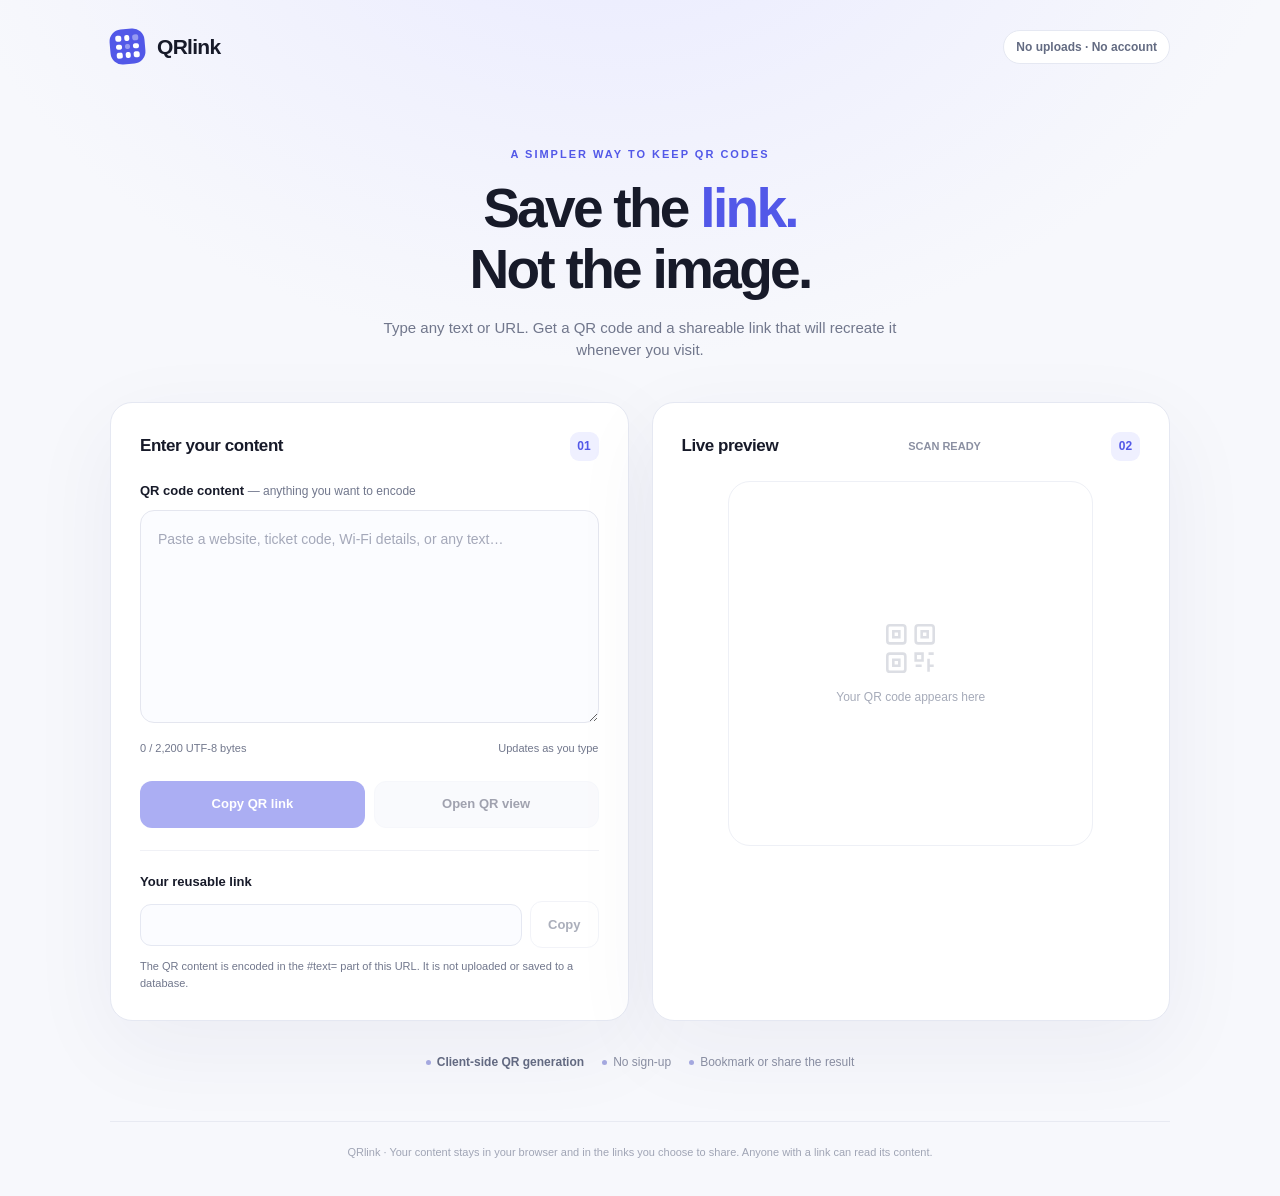
<file: tools/qr-code-generator.html>
<!doctype html>
<html lang="en">
<head>
  <meta charset="utf-8">
  <meta name="viewport" content="width=device-width, initial-scale=1, viewport-fit=cover">
  <meta name="theme-color" content="#f7f8fc">
  <meta name="description" content="Turn text into a QR code and a reusable link. No account, image upload, or server storage.">
  <title>QRlink — Save the link, not the image</title>
  <style>
    :root{color-scheme:light;--ink:#171a29;--muted:#71778c;--accent:#5258e8;--accentDark:#4147c7;--stroke:#e5e8f2;--surface:#fff;--bg:#f7f8fc;--shadow:0 26px 90px rgba(35,41,84,.055)}
    *{box-sizing:border-box}html{min-height:100%;scroll-behavior:smooth}body{margin:0;min-height:100vh;background:radial-gradient(ellipse 53% 42% at 48% -12%,#e9eaff 0%,transparent 100%),var(--bg);color:var(--ink);font-family:-apple-system,BlinkMacSystemFont,"Segoe UI",Inter,Roboto,Arial,sans-serif;line-height:1.5;-webkit-font-smoothing:antialiased}
    button,textarea,input{font:inherit}button{cursor:pointer}button:disabled{opacity:.48;cursor:not-allowed}
    .shell{width:min(1060px,calc(100% - 40px));margin:auto}
    header{display:flex;align-items:center;justify-content:space-between;padding:29px 0;gap:16px}
    .brand{display:flex;align-items:center;gap:12px;text-decoration:none;color:var(--ink);font-size:21px;font-weight:800;letter-spacing:-.7px}
    .brandMark{width:35px;height:35px;display:grid;grid-template-columns:repeat(3,1fr);grid-template-rows:repeat(3,1fr);gap:3px;padding:6px;border-radius:12px;background:var(--accent);transform:rotate(-5deg)}.brandMark b{border-radius:2px;background:#fff}.brandMark b:nth-child(3),.brandMark b:nth-child(5){opacity:.4}
    .tag{font-size:12px;color:#636b82;background:#fff;border:1px solid var(--stroke);padding:7px 12px;border-radius:99px;font-weight:600}
    .intro{text-align:center;padding:48px 10px 40px}.eyebrow{display:inline-block;color:var(--accent);font-size:11px;font-weight:800;letter-spacing:2px;text-transform:uppercase;margin-bottom:15px}.intro h1{font-size:clamp(33px,5.4vw,55px);line-height:1.11;letter-spacing:-2.7px;font-weight:800;margin:0}.intro h1 span{color:var(--accent)}.intro p{margin:17px auto 0;max-width:540px;font-size:15px;color:var(--muted)}
    .workspace{display:grid;grid-template-columns:minmax(0,1fr) minmax(0,1fr);gap:23px;align-items:stretch;margin:0 auto 32px}.card{background:var(--surface);border:1px solid var(--stroke);border-radius:22px;padding:29px;box-shadow:var(--shadow);min-width:0}.sectionHead{display:flex;align-items:center;justify-content:space-between;gap:12px;margin:0 0 20px}.sectionHead h2{font-size:17px;letter-spacing:-.45px;margin:0;font-weight:750}.step{display:grid;place-items:center;width:29px;height:29px;flex:none;border-radius:9px;background:#eff0ff;color:var(--accent);font-size:12px;font-weight:800}
    label{display:block;font-weight:700;font-size:13px;margin-bottom:10px}.fieldHelp{font-weight:400;color:var(--muted);font-size:12px}.textArea{width:100%;height:213px;min-height:140px;resize:vertical;outline:none;padding:17px;border:1.5px solid #e4e6ef;border-radius:14px;background:#fbfcff;color:#23263a;font-size:14px;line-height:1.6;transition:box-shadow .15s,border-color .15s}.textArea:focus{border-color:#8e92f5;box-shadow:0 0 0 4px #e9eaff}.textArea::placeholder{color:#a4a8b9}.meta{display:flex;justify-content:space-between;gap:10px;color:var(--muted);font-size:11px;margin:10px 0 24px}
    .btn{border:1px solid transparent;display:inline-flex;justify-content:center;align-items:center;gap:9px;min-height:47px;padding:11px 17px;border-radius:12px;font-weight:700;font-size:13px;transition:transform .12s,background .12s}.btn:active{transform:scale(.985)}.btn.primary{background:var(--accent);color:#fff}.btn.primary:hover{background:var(--accentDark)}.btn.secondary{background:#f4f5fb;color:#3a3e59;border-color:#edf0f8}.btn.secondary:hover{background:#edeff8}.btn.ghost{background:#fff;border-color:var(--stroke);color:#515973}.btn.ghost:hover{background:#f8f9fd}.btn.full{width:100%}.btn svg{width:16px;height:16px;flex:none}.actions{display:flex;gap:9px;flex-wrap:wrap}.actions>*{flex:1}
    .linkBox{margin:22px 0 0;padding-top:21px;border-top:1px solid #f0f1f6}.linkLine{display:flex;gap:8px;align-items:center}.linkLine input{width:100%;min-width:0;border:1px solid var(--stroke);border-radius:11px;padding:11px 12px;background:#fbfcff;color:#73798e;font-size:12px}.copyIcon{font-size:14px}.footnote{color:var(--muted);font-size:11px;margin:10px 0 0}
    .previewCard{text-align:center}.previewCard .sectionHead{text-align:left}.previewCard .sectionHead .hint{font-size:11px;color:#8b90a2;font-weight:600}.qrStage{width:100%;max-width:365px;aspect-ratio:1;margin:0 auto;border:1px solid #eef0f6;border-radius:22px;background:#fff;display:grid;place-items:center;overflow:hidden;padding:14px}.qrStage canvas{display:block;width:100%;height:auto;max-height:100%;object-fit:contain;image-rendering:pixelated}.empty{color:#a6abb9;text-align:center;display:flex;flex-direction:column;align-items:center;gap:12px;font-size:12px;max-width:200px}.empty svg{width:55px;height:55px;opacity:.38}.qrPayload{max-width:470px;margin:17px auto 15px;color:#7d8396;font-size:12px;overflow-wrap:anywhere;white-space:pre-wrap;max-height:115px;overflow:auto}.error{padding:9px 12px;color:#a83238;background:#fff1f1;border-radius:10px;font-size:12px;display:none}.error:not(:empty){display:block;margin-top:13px}
    .viewerActions{display:none;justify-content:center;gap:9px;flex-wrap:wrap;margin-top:19px}.viewerActions .btn{min-width:128px}.workspace.viewer{max-width:580px;grid-template-columns:minmax(0,1fr)}.workspace.viewer .editorCard{display:none}.workspace.viewer .viewerActions{display:flex}.workspace.viewer .previewCard{padding:34px 35px}.workspace.viewer .qrStage{max-width:410px}.workspace.viewer .previewCard .sectionHead{justify-content:center}.workspace.viewer .previewCard .sectionHead .step{display:none}.workspace.viewer .previewCard .sectionHead .hint{display:none}.workspace.viewer .previewCard .sectionHead h2{font-size:21px}.workspace.viewer .qrPayload{margin-top:21px}
    .tips{display:flex;gap:18px;justify-content:center;flex-wrap:wrap;color:#888da1;font-size:12px;margin:28px auto 50px}.tips span{display:flex;gap:6px;align-items:center}.tips strong{color:#626981}.dot{display:inline-block;width:5px;height:5px;border-radius:50%;background:#a4a8df}footer{text-align:center;border-top:1px solid #e8eaf2;padding:22px 10px 35px;color:#a0a5b5;font-size:11px}
    .toast{position:fixed;left:50%;bottom:24px;transform:translate(-50%,15px);background:#22263f;color:#fff;padding:12px 17px;border-radius:12px;box-shadow:0 15px 40px #0002;font-size:13px;font-weight:650;opacity:0;pointer-events:none;transition:opacity .15s,transform .15s;z-index:10}.toast.show{opacity:1;transform:translate(-50%,0)}
    @media(max-width:750px){.shell{width:min(550px,calc(100% - 28px))}header{padding:20px 0}.intro{padding:30px 8px 27px}.intro h1{letter-spacing:-1.4px}.intro p{font-size:13px}.workspace{grid-template-columns:1fr;gap:14px}.card{padding:23px}.previewCard{order:-1}.qrStage{max-width:315px}.textArea{height:145px}.workspace.viewer .previewCard{padding:24px 17px}.workspace.viewer .qrStage{max-width:360px}.tag{font-size:10px}}
  </style>
</head>
<body>
  <div class="shell">
    <header>
      <a class="brand" id="home" href="#" aria-label="QRlink home"><span class="brandMark" aria-hidden="true"><b></b><b></b><b></b><b></b><b></b><b></b><b></b><b></b><b></b></span>QRlink</a>
      <span class="tag">No uploads · No account</span>
    </header>
    <div class="intro">
      <span class="eyebrow">A simpler way to keep QR codes</span>
      <h1>Save the <span>link.</span><br>Not the image.</h1>
      <p>Type any text or URL. Get a QR code and a shareable link that will recreate it whenever you visit.</p>
    </div>
    <main class="workspace" id="workspace">
      <section class="card editorCard" aria-label="QR content editor">
        <div class="sectionHead"><h2>Enter your content</h2><span class="step">01</span></div>
        <label for="content">QR code content <span class="fieldHelp">— anything you want to encode</span></label>
        <textarea id="content" class="textArea" spellcheck="false" placeholder="Paste a website, ticket code, Wi-Fi details, or any text…"></textarea>
        <div class="meta"><span id="counter">0 / 2,200 UTF-8 bytes</span><span>Updates as you type</span></div>
        <div class="actions">
          <button class="btn primary" id="copyEdit" type="button">Copy QR link</button>
          <button class="btn secondary" id="openQr" type="button">Open QR view</button>
        </div>
        <div class="linkBox">
          <label for="shareUrl">Your reusable link</label>
          <div class="linkLine"><input id="shareUrl" type="text" readonly aria-label="Generated shareable link"><button class="btn ghost" id="copySmall" type="button" aria-label="Copy link" title="Copy link">Copy</button></div>
          <p class="footnote" id="localNotice">The link holds the QR content directly. No database or image storage.</p>
        </div>
      </section>
      <section class="card previewCard" aria-label="QR code preview">
        <div class="sectionHead"><h2 id="previewTitle">Live preview</h2><span class="hint">SCAN READY</span><span class="step">02</span></div>
        <div class="qrStage" id="qrStage">
          <canvas id="qrCanvas" role="img" aria-label="QR code generated from your input" style="display:none"></canvas>
          <div class="empty" id="empty">
            <svg viewBox="0 0 64 64" fill="none" stroke="currentColor" stroke-width="3" aria-hidden="true"><rect x="5" y="5" width="21" height="21" rx="3"/><rect x="38" y="5" width="21" height="21" rx="3"/><rect x="5" y="38" width="21" height="21" rx="3"/><path d="M12 12h7v7h-7zm33 0h7v7h-7zM12 45h7v7h-7zm26-7h8v8h-8zm15 0h6m-6 6v15m-15-7h7m7 0h7"/></svg>
            Your QR code appears here
          </div>
        </div>
        <p class="qrPayload" id="qrPayload" hidden></p>
        <p class="error" id="error" role="alert"></p>
        <div class="viewerActions" id="viewerActions">
          <button class="btn primary" id="copyViewer" type="button">Copy link</button>
          <button class="btn secondary" id="edit" type="button">Edit content</button>
          <button class="btn ghost" id="fresh" type="button">New QR</button>
        </div>
        <div class="viewerActions" id="pngActions" style="margin-top:8px"><button class="btn ghost" id="savePng" type="button">Download PNG (optional)</button></div>
      </section>
    </main>
    <div class="tips"><span><span class="dot"></span><strong>Client-side QR generation</strong></span><span><span class="dot"></span>No sign-up</span><span><span class="dot"></span>Bookmark or share the result</span></div>
    <footer>QRlink · Your content stays in your browser and in the links you choose to share. Anyone with a link can read its content.</footer>
  </div>
  <div class="toast" id="toast" role="status" aria-live="polite"></div>
  <script>
/* QR library placeholder: replaced at build time with self-contained MIT-licensed Kazuhiko Arase QRCode implementation. */
/* Kazuhiko Arase QRCode for JavaScript (c) 2009, MIT License.
   Bundled from qrcode-terminal's vendored QRCode implementation.
   https://github.com/gtanner/qrcode-terminal */
const {QRCode, QRErrorCorrectLevel} = (() => {
 const modules = {"QRMode": function(module, exports, require) {
module.exports = {
    MODE_NUMBER :       1 << 0,
    MODE_ALPHA_NUM :    1 << 1,
    MODE_8BIT_BYTE :    1 << 2,
    MODE_KANJI :        1 << 3
};

},
"QRErrorCorrectLevel": function(module, exports, require) {
module.exports = {
	L : 1,
	M : 0,
	Q : 3,
	H : 2
};


},
"QRMaskPattern": function(module, exports, require) {
module.exports = {
	PATTERN000 : 0,
	PATTERN001 : 1,
	PATTERN010 : 2,
	PATTERN011 : 3,
	PATTERN100 : 4,
	PATTERN101 : 5,
	PATTERN110 : 6,
	PATTERN111 : 7
};

},
"QRMath": function(module, exports, require) {
var QRMath = {

	glog : function(n) {

		if (n < 1) {
			throw new Error("glog(" + n + ")");
		}

		return QRMath.LOG_TABLE[n];
	},

	gexp : function(n) {

		while (n < 0) {
			n += 255;
		}

		while (n >= 256) {
			n -= 255;
		}

		return QRMath.EXP_TABLE[n];
	},

	EXP_TABLE : new Array(256),

	LOG_TABLE : new Array(256)

};

for (var i = 0; i < 8; i++) {
	QRMath.EXP_TABLE[i] = 1 << i;
}
for (var i = 8; i < 256; i++) {
	QRMath.EXP_TABLE[i] = QRMath.EXP_TABLE[i - 4]
		^ QRMath.EXP_TABLE[i - 5]
		^ QRMath.EXP_TABLE[i - 6]
		^ QRMath.EXP_TABLE[i - 8];
}
for (var i = 0; i < 255; i++) {
	QRMath.LOG_TABLE[QRMath.EXP_TABLE[i] ] = i;
}

module.exports = QRMath;

},
"QRPolynomial": function(module, exports, require) {
var QRMath = require('./QRMath');

function QRPolynomial(num, shift) {
	if (num.length === undefined) {
		throw new Error(num.length + "/" + shift);
	}

	var offset = 0;

	while (offset < num.length && num[offset] === 0) {
		offset++;
	}

	this.num = new Array(num.length - offset + shift);
	for (var i = 0; i < num.length - offset; i++) {
		this.num[i] = num[i + offset];
	}
}

QRPolynomial.prototype = {

	get : function(index) {
		return this.num[index];
	},

	getLength : function() {
		return this.num.length;
	},

	multiply : function(e) {

		var num = new Array(this.getLength() + e.getLength() - 1);

		for (var i = 0; i < this.getLength(); i++) {
			for (var j = 0; j < e.getLength(); j++) {
				num[i + j] ^= QRMath.gexp(QRMath.glog(this.get(i) ) + QRMath.glog(e.get(j) ) );
			}
		}

		return new QRPolynomial(num, 0);
	},

	mod : function(e) {

		if (this.getLength() - e.getLength() < 0) {
			return this;
		}

		var ratio = QRMath.glog(this.get(0) ) - QRMath.glog(e.get(0) );

		var num = new Array(this.getLength() );

		for (var i = 0; i < this.getLength(); i++) {
			num[i] = this.get(i);
		}

		for (var x = 0; x < e.getLength(); x++) {
			num[x] ^= QRMath.gexp(QRMath.glog(e.get(x) ) + ratio);
		}

		// recursive call
		return new QRPolynomial(num, 0).mod(e);
	}
};

module.exports = QRPolynomial;

},
"QRRSBlock": function(module, exports, require) {
var QRErrorCorrectLevel = require('./QRErrorCorrectLevel');

function QRRSBlock(totalCount, dataCount) {
	this.totalCount = totalCount;
	this.dataCount  = dataCount;
}

QRRSBlock.RS_BLOCK_TABLE = [

	// L
	// M
	// Q
	// H

	// 1
	[1, 26, 19],
	[1, 26, 16],
	[1, 26, 13],
	[1, 26, 9],

	// 2
	[1, 44, 34],
	[1, 44, 28],
	[1, 44, 22],
	[1, 44, 16],

	// 3
	[1, 70, 55],
	[1, 70, 44],
	[2, 35, 17],
	[2, 35, 13],

	// 4
	[1, 100, 80],
	[2, 50, 32],
	[2, 50, 24],
	[4, 25, 9],

	// 5
	[1, 134, 108],
	[2, 67, 43],
	[2, 33, 15, 2, 34, 16],
	[2, 33, 11, 2, 34, 12],

	// 6
	[2, 86, 68],
	[4, 43, 27],
	[4, 43, 19],
	[4, 43, 15],

	// 7
	[2, 98, 78],
	[4, 49, 31],
	[2, 32, 14, 4, 33, 15],
	[4, 39, 13, 1, 40, 14],

	// 8
	[2, 121, 97],
	[2, 60, 38, 2, 61, 39],
	[4, 40, 18, 2, 41, 19],
	[4, 40, 14, 2, 41, 15],

	// 9
	[2, 146, 116],
	[3, 58, 36, 2, 59, 37],
	[4, 36, 16, 4, 37, 17],
	[4, 36, 12, 4, 37, 13],

	// 10
	[2, 86, 68, 2, 87, 69],
	[4, 69, 43, 1, 70, 44],
	[6, 43, 19, 2, 44, 20],
	[6, 43, 15, 2, 44, 16],

	// 11
	[4, 101, 81],
	[1, 80, 50, 4, 81, 51],
	[4, 50, 22, 4, 51, 23],
	[3, 36, 12, 8, 37, 13],

	// 12
	[2, 116, 92, 2, 117, 93],
	[6, 58, 36, 2, 59, 37],
	[4, 46, 20, 6, 47, 21],
	[7, 42, 14, 4, 43, 15],

	// 13
	[4, 133, 107],
	[8, 59, 37, 1, 60, 38],
	[8, 44, 20, 4, 45, 21],
	[12, 33, 11, 4, 34, 12],

	// 14
	[3, 145, 115, 1, 146, 116],
	[4, 64, 40, 5, 65, 41],
	[11, 36, 16, 5, 37, 17],
	[11, 36, 12, 5, 37, 13],

	// 15
	[5, 109, 87, 1, 110, 88],
	[5, 65, 41, 5, 66, 42],
	[5, 54, 24, 7, 55, 25],
	[11, 36, 12],

	// 16
	[5, 122, 98, 1, 123, 99],
	[7, 73, 45, 3, 74, 46],
	[15, 43, 19, 2, 44, 20],
	[3, 45, 15, 13, 46, 16],

	// 17
	[1, 135, 107, 5, 136, 108],
	[10, 74, 46, 1, 75, 47],
	[1, 50, 22, 15, 51, 23],
	[2, 42, 14, 17, 43, 15],

	// 18
	[5, 150, 120, 1, 151, 121],
	[9, 69, 43, 4, 70, 44],
	[17, 50, 22, 1, 51, 23],
	[2, 42, 14, 19, 43, 15],

	// 19
	[3, 141, 113, 4, 142, 114],
	[3, 70, 44, 11, 71, 45],
	[17, 47, 21, 4, 48, 22],
	[9, 39, 13, 16, 40, 14],

	// 20
	[3, 135, 107, 5, 136, 108],
	[3, 67, 41, 13, 68, 42],
	[15, 54, 24, 5, 55, 25],
	[15, 43, 15, 10, 44, 16],

	// 21
	[4, 144, 116, 4, 145, 117],
	[17, 68, 42],
	[17, 50, 22, 6, 51, 23],
	[19, 46, 16, 6, 47, 17],

	// 22
	[2, 139, 111, 7, 140, 112],
	[17, 74, 46],
	[7, 54, 24, 16, 55, 25],
	[34, 37, 13],

	// 23
	[4, 151, 121, 5, 152, 122],
	[4, 75, 47, 14, 76, 48],
	[11, 54, 24, 14, 55, 25],
	[16, 45, 15, 14, 46, 16],

	// 24
	[6, 147, 117, 4, 148, 118],
	[6, 73, 45, 14, 74, 46],
	[11, 54, 24, 16, 55, 25],
	[30, 46, 16, 2, 47, 17],

	// 25
	[8, 132, 106, 4, 133, 107],
	[8, 75, 47, 13, 76, 48],
	[7, 54, 24, 22, 55, 25],
	[22, 45, 15, 13, 46, 16],

	// 26
	[10, 142, 114, 2, 143, 115],
	[19, 74, 46, 4, 75, 47],
	[28, 50, 22, 6, 51, 23],
	[33, 46, 16, 4, 47, 17],

	// 27
	[8, 152, 122, 4, 153, 123],
	[22, 73, 45, 3, 74, 46],
	[8, 53, 23, 26, 54, 24],
	[12, 45, 15, 28, 46, 16],

	// 28
	[3, 147, 117, 10, 148, 118],
	[3, 73, 45, 23, 74, 46],
	[4, 54, 24, 31, 55, 25],
	[11, 45, 15, 31, 46, 16],

	// 29
	[7, 146, 116, 7, 147, 117],
	[21, 73, 45, 7, 74, 46],
	[1, 53, 23, 37, 54, 24],
	[19, 45, 15, 26, 46, 16],

	// 30
	[5, 145, 115, 10, 146, 116],
	[19, 75, 47, 10, 76, 48],
	[15, 54, 24, 25, 55, 25],
	[23, 45, 15, 25, 46, 16],

	// 31
	[13, 145, 115, 3, 146, 116],
	[2, 74, 46, 29, 75, 47],
	[42, 54, 24, 1, 55, 25],
	[23, 45, 15, 28, 46, 16],

	// 32
	[17, 145, 115],
	[10, 74, 46, 23, 75, 47],
	[10, 54, 24, 35, 55, 25],
	[19, 45, 15, 35, 46, 16],

	// 33
	[17, 145, 115, 1, 146, 116],
	[14, 74, 46, 21, 75, 47],
	[29, 54, 24, 19, 55, 25],
	[11, 45, 15, 46, 46, 16],

	// 34
	[13, 145, 115, 6, 146, 116],
	[14, 74, 46, 23, 75, 47],
	[44, 54, 24, 7, 55, 25],
	[59, 46, 16, 1, 47, 17],

	// 35
	[12, 151, 121, 7, 152, 122],
	[12, 75, 47, 26, 76, 48],
	[39, 54, 24, 14, 55, 25],
	[22, 45, 15, 41, 46, 16],

	// 36
	[6, 151, 121, 14, 152, 122],
	[6, 75, 47, 34, 76, 48],
	[46, 54, 24, 10, 55, 25],
	[2, 45, 15, 64, 46, 16],

	// 37
	[17, 152, 122, 4, 153, 123],
	[29, 74, 46, 14, 75, 47],
	[49, 54, 24, 10, 55, 25],
	[24, 45, 15, 46, 46, 16],

	// 38
	[4, 152, 122, 18, 153, 123],
	[13, 74, 46, 32, 75, 47],
	[48, 54, 24, 14, 55, 25],
	[42, 45, 15, 32, 46, 16],

	// 39
	[20, 147, 117, 4, 148, 118],
	[40, 75, 47, 7, 76, 48],
	[43, 54, 24, 22, 55, 25],
	[10, 45, 15, 67, 46, 16],

	// 40
	[19, 148, 118, 6, 149, 119],
	[18, 75, 47, 31, 76, 48],
	[34, 54, 24, 34, 55, 25],
	[20, 45, 15, 61, 46, 16]
];

QRRSBlock.getRSBlocks = function(typeNumber, errorCorrectLevel) {

	var rsBlock = QRRSBlock.getRsBlockTable(typeNumber, errorCorrectLevel);

	if (rsBlock === undefined) {
		throw new Error("bad rs block @ typeNumber:" + typeNumber + "/errorCorrectLevel:" + errorCorrectLevel);
	}

	var length = rsBlock.length / 3;

	var list = [];

	for (var i = 0; i < length; i++) {

		var count = rsBlock[i * 3 + 0];
		var totalCount = rsBlock[i * 3 + 1];
		var dataCount  = rsBlock[i * 3 + 2];

		for (var j = 0; j < count; j++) {
			list.push(new QRRSBlock(totalCount, dataCount) );
		}
	}

	return list;
};

QRRSBlock.getRsBlockTable = function(typeNumber, errorCorrectLevel) {

	switch(errorCorrectLevel) {
	case QRErrorCorrectLevel.L :
		return QRRSBlock.RS_BLOCK_TABLE[(typeNumber - 1) * 4 + 0];
	case QRErrorCorrectLevel.M :
		return QRRSBlock.RS_BLOCK_TABLE[(typeNumber - 1) * 4 + 1];
	case QRErrorCorrectLevel.Q :
		return QRRSBlock.RS_BLOCK_TABLE[(typeNumber - 1) * 4 + 2];
	case QRErrorCorrectLevel.H :
		return QRRSBlock.RS_BLOCK_TABLE[(typeNumber - 1) * 4 + 3];
	default :
		return undefined;
	}
};

module.exports = QRRSBlock;

},
"QRBitBuffer": function(module, exports, require) {
function QRBitBuffer() {
	this.buffer = [];
	this.length = 0;
}

QRBitBuffer.prototype = {

	get : function(index) {
		var bufIndex = Math.floor(index / 8);
		return ( (this.buffer[bufIndex] >>> (7 - index % 8) ) & 1) == 1;
	},

	put : function(num, length) {
		for (var i = 0; i < length; i++) {
			this.putBit( ( (num >>> (length - i - 1) ) & 1) == 1);
		}
	},

	getLengthInBits : function() {
		return this.length;
	},

	putBit : function(bit) {

		var bufIndex = Math.floor(this.length / 8);
		if (this.buffer.length <= bufIndex) {
			this.buffer.push(0);
		}

		if (bit) {
			this.buffer[bufIndex] |= (0x80 >>> (this.length % 8) );
		}

		this.length++;
	}
};

module.exports = QRBitBuffer;

},
"QR8bitByte": function(module, exports, require) {
var QRMode = require('./QRMode');

function QR8bitByte(data) {
	this.mode = QRMode.MODE_8BIT_BYTE;
	this.data = data;
}

QR8bitByte.prototype = {

	getLength : function() {
		return this.data.length;
	},

	write : function(buffer) {
		for (var i = 0; i < this.data.length; i++) {
			// not JIS ...
			buffer.put(this.data.charCodeAt(i), 8);
		}
	}
};

module.exports = QR8bitByte;

},
"QRUtil": function(module, exports, require) {
var QRMode = require('./QRMode');
var QRPolynomial = require('./QRPolynomial');
var QRMath = require('./QRMath');
var QRMaskPattern = require('./QRMaskPattern');

var QRUtil = {

    PATTERN_POSITION_TABLE : [
        [],
        [6, 18],
        [6, 22],
        [6, 26],
        [6, 30],
        [6, 34],
        [6, 22, 38],
        [6, 24, 42],
        [6, 26, 46],
        [6, 28, 50],
        [6, 30, 54],
        [6, 32, 58],
        [6, 34, 62],
        [6, 26, 46, 66],
        [6, 26, 48, 70],
        [6, 26, 50, 74],
        [6, 30, 54, 78],
        [6, 30, 56, 82],
        [6, 30, 58, 86],
        [6, 34, 62, 90],
        [6, 28, 50, 72, 94],
        [6, 26, 50, 74, 98],
        [6, 30, 54, 78, 102],
        [6, 28, 54, 80, 106],
        [6, 32, 58, 84, 110],
        [6, 30, 58, 86, 114],
        [6, 34, 62, 90, 118],
        [6, 26, 50, 74, 98, 122],
        [6, 30, 54, 78, 102, 126],
        [6, 26, 52, 78, 104, 130],
        [6, 30, 56, 82, 108, 134],
        [6, 34, 60, 86, 112, 138],
        [6, 30, 58, 86, 114, 142],
        [6, 34, 62, 90, 118, 146],
        [6, 30, 54, 78, 102, 126, 150],
        [6, 24, 50, 76, 102, 128, 154],
        [6, 28, 54, 80, 106, 132, 158],
        [6, 32, 58, 84, 110, 136, 162],
        [6, 26, 54, 82, 110, 138, 166],
        [6, 30, 58, 86, 114, 142, 170]
    ],

    G15 : (1 << 10) | (1 << 8) | (1 << 5) | (1 << 4) | (1 << 2) | (1 << 1) | (1 << 0),
    G18 : (1 << 12) | (1 << 11) | (1 << 10) | (1 << 9) | (1 << 8) | (1 << 5) | (1 << 2) | (1 << 0),
    G15_MASK : (1 << 14) | (1 << 12) | (1 << 10)    | (1 << 4) | (1 << 1),

    getBCHTypeInfo : function(data) {
        var d = data << 10;
        while (QRUtil.getBCHDigit(d) - QRUtil.getBCHDigit(QRUtil.G15) >= 0) {
            d ^= (QRUtil.G15 << (QRUtil.getBCHDigit(d) - QRUtil.getBCHDigit(QRUtil.G15) ) );
        }
        return ( (data << 10) | d) ^ QRUtil.G15_MASK;
    },

    getBCHTypeNumber : function(data) {
        var d = data << 12;
        while (QRUtil.getBCHDigit(d) - QRUtil.getBCHDigit(QRUtil.G18) >= 0) {
            d ^= (QRUtil.G18 << (QRUtil.getBCHDigit(d) - QRUtil.getBCHDigit(QRUtil.G18) ) );
        }
        return (data << 12) | d;
    },

    getBCHDigit : function(data) {

        var digit = 0;

        while (data !== 0) {
            digit++;
            data >>>= 1;
        }

        return digit;
    },

    getPatternPosition : function(typeNumber) {
        return QRUtil.PATTERN_POSITION_TABLE[typeNumber - 1];
    },

    getMask : function(maskPattern, i, j) {

        switch (maskPattern) {

        case QRMaskPattern.PATTERN000 : return (i + j) % 2 === 0;
        case QRMaskPattern.PATTERN001 : return i % 2 === 0;
        case QRMaskPattern.PATTERN010 : return j % 3 === 0;
        case QRMaskPattern.PATTERN011 : return (i + j) % 3 === 0;
        case QRMaskPattern.PATTERN100 : return (Math.floor(i / 2) + Math.floor(j / 3) ) % 2 === 0;
        case QRMaskPattern.PATTERN101 : return (i * j) % 2 + (i * j) % 3 === 0;
        case QRMaskPattern.PATTERN110 : return ( (i * j) % 2 + (i * j) % 3) % 2 === 0;
        case QRMaskPattern.PATTERN111 : return ( (i * j) % 3 + (i + j) % 2) % 2 === 0;

        default :
            throw new Error("bad maskPattern:" + maskPattern);
        }
    },

    getErrorCorrectPolynomial : function(errorCorrectLength) {

        var a = new QRPolynomial([1], 0);

        for (var i = 0; i < errorCorrectLength; i++) {
            a = a.multiply(new QRPolynomial([1, QRMath.gexp(i)], 0) );
        }

        return a;
    },

    getLengthInBits : function(mode, type) {

        if (1 <= type && type < 10) {

            // 1 - 9

            switch(mode) {
            case QRMode.MODE_NUMBER     : return 10;
            case QRMode.MODE_ALPHA_NUM  : return 9;
            case QRMode.MODE_8BIT_BYTE  : return 8;
            case QRMode.MODE_KANJI      : return 8;
            default :
                throw new Error("mode:" + mode);
            }

        } else if (type < 27) {

            // 10 - 26

            switch(mode) {
            case QRMode.MODE_NUMBER     : return 12;
            case QRMode.MODE_ALPHA_NUM  : return 11;
            case QRMode.MODE_8BIT_BYTE  : return 16;
            case QRMode.MODE_KANJI      : return 10;
            default :
                throw new Error("mode:" + mode);
            }

        } else if (type < 41) {

            // 27 - 40

            switch(mode) {
            case QRMode.MODE_NUMBER     : return 14;
            case QRMode.MODE_ALPHA_NUM  : return 13;
            case QRMode.MODE_8BIT_BYTE  : return 16;
            case QRMode.MODE_KANJI      : return 12;
            default :
                throw new Error("mode:" + mode);
            }

        } else {
            throw new Error("type:" + type);
        }
    },

    getLostPoint : function(qrCode) {

        var moduleCount = qrCode.getModuleCount();
        var lostPoint = 0;
        var row = 0;
        var col = 0;


        // LEVEL1

        for (row = 0; row < moduleCount; row++) {

            for (col = 0; col < moduleCount; col++) {

                var sameCount = 0;
                var dark = qrCode.isDark(row, col);

                for (var r = -1; r <= 1; r++) {

                    if (row + r < 0 || moduleCount <= row + r) {
                        continue;
                    }

                    for (var c = -1; c <= 1; c++) {

                        if (col + c < 0 || moduleCount <= col + c) {
                            continue;
                        }

                        if (r === 0 && c === 0) {
                            continue;
                        }

                        if (dark === qrCode.isDark(row + r, col + c) ) {
                            sameCount++;
                        }
                    }
                }

                if (sameCount > 5) {
                    lostPoint += (3 + sameCount - 5);
                }
            }
        }

        // LEVEL2

        for (row = 0; row < moduleCount - 1; row++) {
            for (col = 0; col < moduleCount - 1; col++) {
                var count = 0;
                if (qrCode.isDark(row,     col    ) ) count++;
                if (qrCode.isDark(row + 1, col    ) ) count++;
                if (qrCode.isDark(row,     col + 1) ) count++;
                if (qrCode.isDark(row + 1, col + 1) ) count++;
                if (count === 0 || count === 4) {
                    lostPoint += 3;
                }
            }
        }

        // LEVEL3

        for (row = 0; row < moduleCount; row++) {
            for (col = 0; col < moduleCount - 6; col++) {
                if (qrCode.isDark(row, col) &&
                        !qrCode.isDark(row, col + 1) &&
                         qrCode.isDark(row, col + 2) &&
                         qrCode.isDark(row, col + 3) &&
                         qrCode.isDark(row, col + 4) &&
                        !qrCode.isDark(row, col + 5) &&
                         qrCode.isDark(row, col + 6) ) {
                    lostPoint += 40;
                }
            }
        }

        for (col = 0; col < moduleCount; col++) {
            for (row = 0; row < moduleCount - 6; row++) {
                if (qrCode.isDark(row, col) &&
                        !qrCode.isDark(row + 1, col) &&
                         qrCode.isDark(row + 2, col) &&
                         qrCode.isDark(row + 3, col) &&
                         qrCode.isDark(row + 4, col) &&
                        !qrCode.isDark(row + 5, col) &&
                         qrCode.isDark(row + 6, col) ) {
                    lostPoint += 40;
                }
            }
        }

        // LEVEL4

        var darkCount = 0;

        for (col = 0; col < moduleCount; col++) {
            for (row = 0; row < moduleCount; row++) {
                if (qrCode.isDark(row, col) ) {
                    darkCount++;
                }
            }
        }

        var ratio = Math.abs(100 * darkCount / moduleCount / moduleCount - 50) / 5;
        lostPoint += ratio * 10;

        return lostPoint;
    }

};

module.exports = QRUtil;

},
"index": function(module, exports, require) {
//---------------------------------------------------------------------
// QRCode for JavaScript
//
// Copyright (c) 2009 Kazuhiko Arase
//
// URL: http://www.d-project.com/
//
// Licensed under the MIT license:
//   http://www.opensource.org/licenses/mit-license.php
//
// The word "QR Code" is registered trademark of
// DENSO WAVE INCORPORATED
//   http://www.denso-wave.com/qrcode/faqpatent-e.html
//
//---------------------------------------------------------------------
// Modified to work in node for this project (and some refactoring)
//---------------------------------------------------------------------

var QR8bitByte = require('./QR8bitByte');
var QRUtil = require('./QRUtil');
var QRPolynomial = require('./QRPolynomial');
var QRRSBlock = require('./QRRSBlock');
var QRBitBuffer = require('./QRBitBuffer');

function QRCode(typeNumber, errorCorrectLevel) {
	this.typeNumber = typeNumber;
	this.errorCorrectLevel = errorCorrectLevel;
	this.modules = null;
	this.moduleCount = 0;
	this.dataCache = null;
	this.dataList = [];
}

QRCode.prototype = {

	addData : function(data) {
		var newData = new QR8bitByte(data);
		this.dataList.push(newData);
		this.dataCache = null;
	},

	isDark : function(row, col) {
		if (row < 0 || this.moduleCount <= row || col < 0 || this.moduleCount <= col) {
			throw new Error(row + "," + col);
		}
		return this.modules[row][col];
	},

	getModuleCount : function() {
		return this.moduleCount;
	},

	make : function() {
		// Calculate automatically typeNumber if provided is < 1
		if (this.typeNumber < 1 ){
			var typeNumber = 1;
			for (typeNumber = 1; typeNumber < 40; typeNumber++) {
				var rsBlocks = QRRSBlock.getRSBlocks(typeNumber, this.errorCorrectLevel);

				var buffer = new QRBitBuffer();
				var totalDataCount = 0;
				for (var i = 0; i < rsBlocks.length; i++) {
					totalDataCount += rsBlocks[i].dataCount;
				}

				for (var x = 0; x < this.dataList.length; x++) {
					var data = this.dataList[x];
					buffer.put(data.mode, 4);
					buffer.put(data.getLength(), QRUtil.getLengthInBits(data.mode, typeNumber) );
					data.write(buffer);
				}
				if (buffer.getLengthInBits() <= totalDataCount * 8)
					break;
			}
			this.typeNumber = typeNumber;
		}
		this.makeImpl(false, this.getBestMaskPattern() );
	},

	makeImpl : function(test, maskPattern) {

		this.moduleCount = this.typeNumber * 4 + 17;
		this.modules = new Array(this.moduleCount);

		for (var row = 0; row < this.moduleCount; row++) {

			this.modules[row] = new Array(this.moduleCount);

			for (var col = 0; col < this.moduleCount; col++) {
				this.modules[row][col] = null;//(col + row) % 3;
			}
		}

		this.setupPositionProbePattern(0, 0);
		this.setupPositionProbePattern(this.moduleCount - 7, 0);
		this.setupPositionProbePattern(0, this.moduleCount - 7);
		this.setupPositionAdjustPattern();
		this.setupTimingPattern();
		this.setupTypeInfo(test, maskPattern);

		if (this.typeNumber >= 7) {
			this.setupTypeNumber(test);
		}

		if (this.dataCache === null) {
			this.dataCache = QRCode.createData(this.typeNumber, this.errorCorrectLevel, this.dataList);
		}

		this.mapData(this.dataCache, maskPattern);
	},

	setupPositionProbePattern : function(row, col)  {

		for (var r = -1; r <= 7; r++) {

			if (row + r <= -1 || this.moduleCount <= row + r) continue;

			for (var c = -1; c <= 7; c++) {

				if (col + c <= -1 || this.moduleCount <= col + c) continue;

				if ( (0 <= r && r <= 6 && (c === 0 || c === 6) ) ||
                     (0 <= c && c <= 6 && (r === 0 || r === 6) ) ||
                     (2 <= r && r <= 4 && 2 <= c && c <= 4) ) {
					this.modules[row + r][col + c] = true;
				} else {
					this.modules[row + r][col + c] = false;
				}
			}
		}
	},

	getBestMaskPattern : function() {

		var minLostPoint = 0;
		var pattern = 0;

		for (var i = 0; i < 8; i++) {

			this.makeImpl(true, i);

			var lostPoint = QRUtil.getLostPoint(this);

			if (i === 0 || minLostPoint >  lostPoint) {
				minLostPoint = lostPoint;
				pattern = i;
			}
		}

		return pattern;
	},

	createMovieClip : function(target_mc, instance_name, depth) {

		var qr_mc = target_mc.createEmptyMovieClip(instance_name, depth);
		var cs = 1;

		this.make();

		for (var row = 0; row < this.modules.length; row++) {

			var y = row * cs;

			for (var col = 0; col < this.modules[row].length; col++) {

				var x = col * cs;
				var dark = this.modules[row][col];

				if (dark) {
					qr_mc.beginFill(0, 100);
					qr_mc.moveTo(x, y);
					qr_mc.lineTo(x + cs, y);
					qr_mc.lineTo(x + cs, y + cs);
					qr_mc.lineTo(x, y + cs);
					qr_mc.endFill();
				}
			}
		}

		return qr_mc;
	},

	setupTimingPattern : function() {

		for (var r = 8; r < this.moduleCount - 8; r++) {
			if (this.modules[r][6] !== null) {
				continue;
			}
			this.modules[r][6] = (r % 2 === 0);
		}

		for (var c = 8; c < this.moduleCount - 8; c++) {
			if (this.modules[6][c] !== null) {
				continue;
			}
			this.modules[6][c] = (c % 2 === 0);
		}
	},

	setupPositionAdjustPattern : function() {

		var pos = QRUtil.getPatternPosition(this.typeNumber);

		for (var i = 0; i < pos.length; i++) {

			for (var j = 0; j < pos.length; j++) {

				var row = pos[i];
				var col = pos[j];

				if (this.modules[row][col] !== null) {
					continue;
				}

				for (var r = -2; r <= 2; r++) {

					for (var c = -2; c <= 2; c++) {

						if (Math.abs(r) === 2 ||
                            Math.abs(c) === 2 ||
                            (r === 0 && c === 0) ) {
							this.modules[row + r][col + c] = true;
						} else {
							this.modules[row + r][col + c] = false;
						}
					}
				}
			}
		}
	},

	setupTypeNumber : function(test) {

		var bits = QRUtil.getBCHTypeNumber(this.typeNumber);
        var mod;

		for (var i = 0; i < 18; i++) {
			mod = (!test && ( (bits >> i) & 1) === 1);
			this.modules[Math.floor(i / 3)][i % 3 + this.moduleCount - 8 - 3] = mod;
		}

		for (var x = 0; x < 18; x++) {
			mod = (!test && ( (bits >> x) & 1) === 1);
			this.modules[x % 3 + this.moduleCount - 8 - 3][Math.floor(x / 3)] = mod;
		}
	},

	setupTypeInfo : function(test, maskPattern) {

		var data = (this.errorCorrectLevel << 3) | maskPattern;
		var bits = QRUtil.getBCHTypeInfo(data);
        var mod;

		// vertical
		for (var v = 0; v < 15; v++) {

			mod = (!test && ( (bits >> v) & 1) === 1);

			if (v < 6) {
				this.modules[v][8] = mod;
			} else if (v < 8) {
				this.modules[v + 1][8] = mod;
			} else {
				this.modules[this.moduleCount - 15 + v][8] = mod;
			}
		}

		// horizontal
		for (var h = 0; h < 15; h++) {

			mod = (!test && ( (bits >> h) & 1) === 1);

			if (h < 8) {
				this.modules[8][this.moduleCount - h - 1] = mod;
			} else if (h < 9) {
				this.modules[8][15 - h - 1 + 1] = mod;
			} else {
				this.modules[8][15 - h - 1] = mod;
			}
		}

		// fixed module
		this.modules[this.moduleCount - 8][8] = (!test);

	},

	mapData : function(data, maskPattern) {

		var inc = -1;
		var row = this.moduleCount - 1;
		var bitIndex = 7;
		var byteIndex = 0;

		for (var col = this.moduleCount - 1; col > 0; col -= 2) {

			if (col === 6) col--;

			while (true) {

				for (var c = 0; c < 2; c++) {

					if (this.modules[row][col - c] === null) {

						var dark = false;

						if (byteIndex < data.length) {
							dark = ( ( (data[byteIndex] >>> bitIndex) & 1) === 1);
						}

						var mask = QRUtil.getMask(maskPattern, row, col - c);

						if (mask) {
							dark = !dark;
						}

						this.modules[row][col - c] = dark;
						bitIndex--;

						if (bitIndex === -1) {
							byteIndex++;
							bitIndex = 7;
						}
					}
				}

				row += inc;

				if (row < 0 || this.moduleCount <= row) {
					row -= inc;
					inc = -inc;
					break;
				}
			}
		}

	}

};

QRCode.PAD0 = 0xEC;
QRCode.PAD1 = 0x11;

QRCode.createData = function(typeNumber, errorCorrectLevel, dataList) {

	var rsBlocks = QRRSBlock.getRSBlocks(typeNumber, errorCorrectLevel);

	var buffer = new QRBitBuffer();

	for (var i = 0; i < dataList.length; i++) {
		var data = dataList[i];
		buffer.put(data.mode, 4);
		buffer.put(data.getLength(), QRUtil.getLengthInBits(data.mode, typeNumber) );
		data.write(buffer);
	}

	// calc num max data.
	var totalDataCount = 0;
	for (var x = 0; x < rsBlocks.length; x++) {
		totalDataCount += rsBlocks[x].dataCount;
	}

	if (buffer.getLengthInBits() > totalDataCount * 8) {
		throw new Error("code length overflow. (" +
            buffer.getLengthInBits() +
            ">" +
            totalDataCount * 8 +
            ")");
	}

	// end code
	if (buffer.getLengthInBits() + 4 <= totalDataCount * 8) {
		buffer.put(0, 4);
	}

	// padding
	while (buffer.getLengthInBits() % 8 !== 0) {
		buffer.putBit(false);
	}

	// padding
	while (true) {

		if (buffer.getLengthInBits() >= totalDataCount * 8) {
			break;
		}
		buffer.put(QRCode.PAD0, 8);

		if (buffer.getLengthInBits() >= totalDataCount * 8) {
			break;
		}
		buffer.put(QRCode.PAD1, 8);
	}

	return QRCode.createBytes(buffer, rsBlocks);
};

QRCode.createBytes = function(buffer, rsBlocks) {

	var offset = 0;

	var maxDcCount = 0;
	var maxEcCount = 0;

	var dcdata = new Array(rsBlocks.length);
	var ecdata = new Array(rsBlocks.length);

	for (var r = 0; r < rsBlocks.length; r++) {

		var dcCount = rsBlocks[r].dataCount;
		var ecCount = rsBlocks[r].totalCount - dcCount;

		maxDcCount = Math.max(maxDcCount, dcCount);
		maxEcCount = Math.max(maxEcCount, ecCount);

		dcdata[r] = new Array(dcCount);

		for (var i = 0; i < dcdata[r].length; i++) {
			dcdata[r][i] = 0xff & buffer.buffer[i + offset];
		}
		offset += dcCount;

		var rsPoly = QRUtil.getErrorCorrectPolynomial(ecCount);
		var rawPoly = new QRPolynomial(dcdata[r], rsPoly.getLength() - 1);

		var modPoly = rawPoly.mod(rsPoly);
		ecdata[r] = new Array(rsPoly.getLength() - 1);
		for (var x = 0; x < ecdata[r].length; x++) {
            var modIndex = x + modPoly.getLength() - ecdata[r].length;
			ecdata[r][x] = (modIndex >= 0)? modPoly.get(modIndex) : 0;
		}

	}

	var totalCodeCount = 0;
	for (var y = 0; y < rsBlocks.length; y++) {
		totalCodeCount += rsBlocks[y].totalCount;
	}

	var data = new Array(totalCodeCount);
	var index = 0;

	for (var z = 0; z < maxDcCount; z++) {
		for (var s = 0; s < rsBlocks.length; s++) {
			if (z < dcdata[s].length) {
				data[index++] = dcdata[s][z];
			}
		}
	}

	for (var xx = 0; xx < maxEcCount; xx++) {
		for (var t = 0; t < rsBlocks.length; t++) {
			if (xx < ecdata[t].length) {
				data[index++] = ecdata[t][xx];
			}
		}
	}

	return data;

};

module.exports = QRCode;

}};
 const cache = {};
 function require(path) {
  const id = path.replace(/^\.\//,'');
  if (cache[id]) return cache[id].exports;
  if (!modules[id]) throw Error('QR module not found: ' + id);
  const module = {exports:{}};cache[id]=module;
  modules[id](module,module.exports,require);return module.exports;
 }
 return {QRCode:require('index'),QRErrorCorrectLevel:require('QRErrorCorrectLevel')};
})();
  </script>
  <script>
  (() => {
    'use strict';
    const MAX_BYTES = 2200;
    const $ = (id) => document.getElementById(id);
    const area = $('content'), workspace = $('workspace'), canvas = $('qrCanvas');
    const empty = $('empty'), payloadLine = $('qrPayload'), counter = $('counter');
    const error = $('error'), shareUrl = $('shareUrl'), localNotice = $('localNotice');
    let mode = 'edit', currentValid = false, toastTimeout;

    const encodedURL = (text) => location.href.split('#')[0] + '#text=' + encodeURIComponent(text);
    const readHash = () => {
      const p = new URLSearchParams(location.hash.slice(1));
      return p.has('text') ? p.get('text') : null;
    };
    function setUrl(text) {
      const base = location.href.split('#')[0];
      history.replaceState(null, '', text ? encodedURL(text) : base);
    }
    function notify(message) {
      const toast = $('toast'); toast.textContent = message;
      toast.classList.add('show'); clearTimeout(toastTimeout);
      toastTimeout = setTimeout(() => toast.classList.remove('show'), 2500);
    }
    function switchMode(next, focusEditor = false) {
      mode = next;
      workspace.classList.toggle('viewer', next === 'viewer');
      $('previewTitle').textContent = next === 'viewer' ? 'Your QR code' : 'Live preview';
      $('savePng').disabled = !currentValid;
      if (next === 'edit' && focusEditor) { area.focus(); }
    }
    function generateQR(text) {
      const bytes = new TextEncoder().encode(text);
      counter.textContent = `${bytes.length.toLocaleString()} / ${MAX_BYTES.toLocaleString()} UTF-8 bytes`;
      shareUrl.value = text ? encodedURL(text) : '';
      $('copyEdit').disabled = $('copySmall').disabled = $('openQr').disabled = true;
      $('copyViewer').disabled = $('savePng').disabled = true;
      payloadLine.hidden = !text;
      payloadLine.textContent = text;
      error.textContent = '';
      currentValid = false;
      canvas.style.display = 'none'; empty.style.display = 'flex';
      if (!text) { empty.lastChild.textContent = 'Your QR code appears here'; return; }
      if (bytes.length > MAX_BYTES) {
        error.textContent = `Content is too long (${bytes.length.toLocaleString()} bytes). Try a shorter string; maximum is ${MAX_BYTES.toLocaleString()} bytes.`;
        empty.lastChild.textContent = 'QR content is too long'; return;
      }
      try {
        // Use raw UTF-8 octets in 8-bit-byte mode, including emojis and non-Latin scripts.
        let binary = '';
        for (let i = 0; i < bytes.length; i++) binary += String.fromCharCode(bytes[i]);
        const qr = new QRCode(0, QRErrorCorrectLevel.M);
        qr.addData(binary); qr.make();
        const count = qr.getModuleCount(), quiet = 4, cell = 12;
        const side = (count + quiet * 2) * cell;
        canvas.width = side; canvas.height = side;
        const ctx = canvas.getContext('2d', {alpha:false});
        ctx.fillStyle = '#ffffff';ctx.fillRect(0, 0, side, side);
        ctx.fillStyle = '#11131b';
        for (let row=0;row<count;row++) for (let col=0;col<count;col++) {
          if (qr.isDark(row,col)) ctx.fillRect((col+quiet)*cell,(row+quiet)*cell,cell,cell);
        }
        empty.style.display='none';canvas.style.display='block';
        currentValid = true;
        $('copyEdit').disabled = $('copySmall').disabled = $('openQr').disabled = false;
        $('copyViewer').disabled = $('savePng').disabled = false;
      } catch (e) {
        error.textContent = 'Unable to encode this content. Please try a shorter string.';
        empty.lastChild.textContent = 'Could not generate QR';
      }
    }
    async function copyLink() {
      if (!area.value.trim() || !currentValid) {notify('Enter some QR content first');return;}
      const link = encodedURL(area.value);
      if (location.protocol === 'file:') {notify('For shareable links, first host this HTML on GitHub Pages');return;}
      try {
        await navigator.clipboard.writeText(link);
        notify('QR link copied!');
      } catch (_) {
        const fallback = document.createElement('textarea');
        fallback.value = link;document.body.appendChild(fallback);fallback.select();
        const copied = document.execCommand('copy');fallback.remove();
        notify(copied ? 'QR link copied!' : 'Select and copy the link shown in the text field');
      }
    }
    function onInput() { setUrl(area.value);generateQR(area.value); }
    area.addEventListener('input', onInput);
    ['copyEdit','copySmall','copyViewer'].forEach(id => $(id).addEventListener('click',copyLink));
    $('openQr').addEventListener('click', () => { if (currentValid) switchMode('viewer'); });
    $('edit').addEventListener('click', () => switchMode('edit', true));
    $('fresh').addEventListener('click', () => { area.value = '';setUrl('');generateQR('');switchMode('edit', true); });
    $('home').addEventListener('click', (event) => {event.preventDefault();area.value='';setUrl('');generateQR('');switchMode('edit', true);});
    $('savePng').addEventListener('click', () => {
      if(!currentValid)return;
      const a = document.createElement('a'); a.download='qr-code.png';a.href=canvas.toDataURL('image/png');a.click();
    });
    area.addEventListener('keydown', event => {
      if((event.ctrlKey || event.metaKey) && event.key === 'Enter') {event.preventDefault();copyLink();}
    });
    window.addEventListener('hashchange', () => {
      const content = readHash();area.value = content || '';generateQR(area.value);switchMode(content ? 'viewer':'edit');
    });
    localNotice.textContent = location.protocol === 'file:'
      ? 'Preview works locally. To make links shareable across devices, host this HTML as index.html on GitHub Pages or any static web host.'
      : 'The QR content is encoded in the #text= part of this URL. It is not uploaded or saved to a database.';
    const initial = readHash();
    area.value = initial || '';generateQR(area.value);switchMode(initial ? 'viewer' : 'edit');
  })();
  </script>
</body>
</html>
</file>
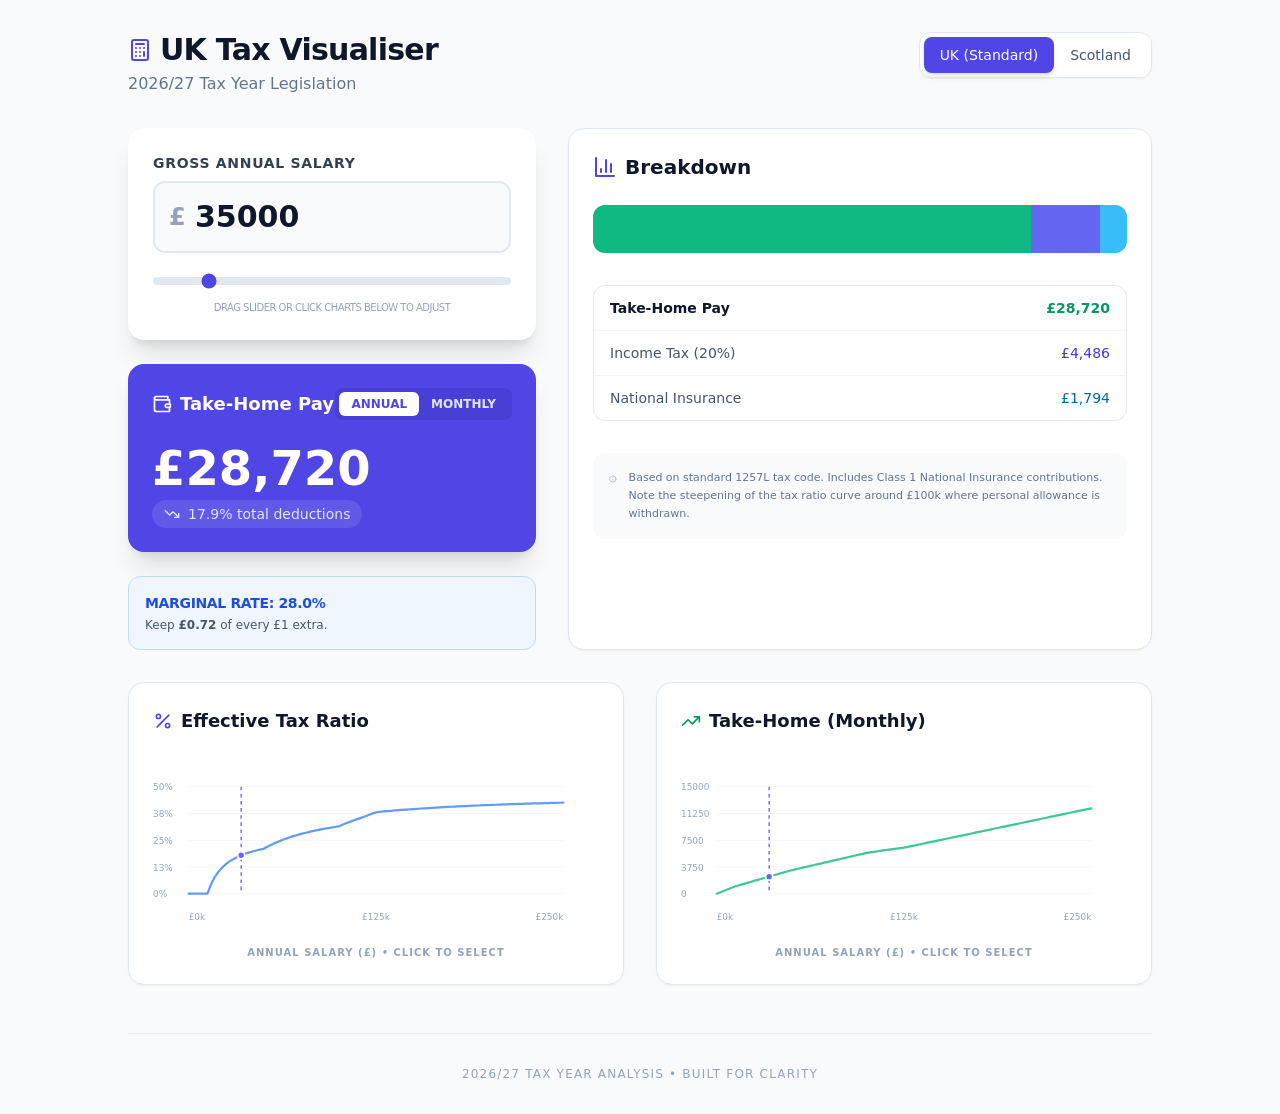
<file: tools/uk-tax-salary-visualiser.html>
<!DOCTYPE html>
<html lang="en">
  <head>
    <meta charset="UTF-8" />
    <meta name="viewport" content="width=device-width, initial-scale=1.0" />
    <title>UK Tax Salary Visualiser</title>
    <script type="module" crossorigin>
(function polyfill() {
  const relList = document.createElement("link").relList;
  if (relList && relList.supports && relList.supports("modulepreload")) {
    return;
  }
  for (const link of document.querySelectorAll('link[rel="modulepreload"]')) {
    processPreload(link);
  }
  new MutationObserver((mutations) => {
    for (const mutation of mutations) {
      if (mutation.type !== "childList") {
        continue;
      }
      for (const node of mutation.addedNodes) {
        if (node.tagName === "LINK" && node.rel === "modulepreload")
          processPreload(node);
      }
    }
  }).observe(document, { childList: true, subtree: true });
  function getFetchOpts(link) {
    const fetchOpts = {};
    if (link.integrity) fetchOpts.integrity = link.integrity;
    if (link.referrerPolicy) fetchOpts.referrerPolicy = link.referrerPolicy;
    if (link.crossOrigin === "use-credentials")
      fetchOpts.credentials = "include";
    else if (link.crossOrigin === "anonymous") fetchOpts.credentials = "omit";
    else fetchOpts.credentials = "same-origin";
    return fetchOpts;
  }
  function processPreload(link) {
    if (link.ep)
      return;
    link.ep = true;
    const fetchOpts = getFetchOpts(link);
    fetch(link.href, fetchOpts);
  }
})();
function getDefaultExportFromCjs(x2) {
  return x2 && x2.__esModule && Object.prototype.hasOwnProperty.call(x2, "default") ? x2["default"] : x2;
}
var jsxRuntime = { exports: {} };
var reactJsxRuntime_production_min = {};
var react = { exports: {} };
var react_production_min = {};
/**
 * @license React
 * react.production.min.js
 *
 * Copyright (c) Facebook, Inc. and its affiliates.
 *
 * This source code is licensed under the MIT license found in the
 * LICENSE file in the root directory of this source tree.
 */
var l$1 = Symbol.for("react.element"), n$1 = Symbol.for("react.portal"), p$2 = Symbol.for("react.fragment"), q$1 = Symbol.for("react.strict_mode"), r = Symbol.for("react.profiler"), t = Symbol.for("react.provider"), u = Symbol.for("react.context"), v$1 = Symbol.for("react.forward_ref"), w = Symbol.for("react.suspense"), x = Symbol.for("react.memo"), y = Symbol.for("react.lazy"), z$1 = Symbol.iterator;
function A$1(a) {
  if (null === a || "object" !== typeof a) return null;
  a = z$1 && a[z$1] || a["@@iterator"];
  return "function" === typeof a ? a : null;
}
var B$1 = { isMounted: function() {
  return false;
}, enqueueForceUpdate: function() {
}, enqueueReplaceState: function() {
}, enqueueSetState: function() {
} }, C$1 = Object.assign, D$1 = {};
function E$1(a, b, e) {
  this.props = a;
  this.context = b;
  this.refs = D$1;
  this.updater = e || B$1;
}
E$1.prototype.isReactComponent = {};
E$1.prototype.setState = function(a, b) {
  if ("object" !== typeof a && "function" !== typeof a && null != a) throw Error("setState(...): takes an object of state variables to update or a function which returns an object of state variables.");
  this.updater.enqueueSetState(this, a, b, "setState");
};
E$1.prototype.forceUpdate = function(a) {
  this.updater.enqueueForceUpdate(this, a, "forceUpdate");
};
function F() {
}
F.prototype = E$1.prototype;
function G$1(a, b, e) {
  this.props = a;
  this.context = b;
  this.refs = D$1;
  this.updater = e || B$1;
}
var H$1 = G$1.prototype = new F();
H$1.constructor = G$1;
C$1(H$1, E$1.prototype);
H$1.isPureReactComponent = true;
var I$1 = Array.isArray, J = Object.prototype.hasOwnProperty, K$1 = { current: null }, L$1 = { key: true, ref: true, __self: true, __source: true };
function M$1(a, b, e) {
  var d, c = {}, k2 = null, h = null;
  if (null != b) for (d in void 0 !== b.ref && (h = b.ref), void 0 !== b.key && (k2 = "" + b.key), b) J.call(b, d) && !L$1.hasOwnProperty(d) && (c[d] = b[d]);
  var g = arguments.length - 2;
  if (1 === g) c.children = e;
  else if (1 < g) {
    for (var f2 = Array(g), m2 = 0; m2 < g; m2++) f2[m2] = arguments[m2 + 2];
    c.children = f2;
  }
  if (a && a.defaultProps) for (d in g = a.defaultProps, g) void 0 === c[d] && (c[d] = g[d]);
  return { $$typeof: l$1, type: a, key: k2, ref: h, props: c, _owner: K$1.current };
}
function N$1(a, b) {
  return { $$typeof: l$1, type: a.type, key: b, ref: a.ref, props: a.props, _owner: a._owner };
}
function O$1(a) {
  return "object" === typeof a && null !== a && a.$$typeof === l$1;
}
function escape(a) {
  var b = { "=": "=0", ":": "=2" };
  return "$" + a.replace(/[=:]/g, function(a2) {
    return b[a2];
  });
}
var P$1 = /\/+/g;
function Q$1(a, b) {
  return "object" === typeof a && null !== a && null != a.key ? escape("" + a.key) : b.toString(36);
}
function R$1(a, b, e, d, c) {
  var k2 = typeof a;
  if ("undefined" === k2 || "boolean" === k2) a = null;
  var h = false;
  if (null === a) h = true;
  else switch (k2) {
    case "string":
    case "number":
      h = true;
      break;
    case "object":
      switch (a.$$typeof) {
        case l$1:
        case n$1:
          h = true;
      }
  }
  if (h) return h = a, c = c(h), a = "" === d ? "." + Q$1(h, 0) : d, I$1(c) ? (e = "", null != a && (e = a.replace(P$1, "$&/") + "/"), R$1(c, b, e, "", function(a2) {
    return a2;
  })) : null != c && (O$1(c) && (c = N$1(c, e + (!c.key || h && h.key === c.key ? "" : ("" + c.key).replace(P$1, "$&/") + "/") + a)), b.push(c)), 1;
  h = 0;
  d = "" === d ? "." : d + ":";
  if (I$1(a)) for (var g = 0; g < a.length; g++) {
    k2 = a[g];
    var f2 = d + Q$1(k2, g);
    h += R$1(k2, b, e, f2, c);
  }
  else if (f2 = A$1(a), "function" === typeof f2) for (a = f2.call(a), g = 0; !(k2 = a.next()).done; ) k2 = k2.value, f2 = d + Q$1(k2, g++), h += R$1(k2, b, e, f2, c);
  else if ("object" === k2) throw b = String(a), Error("Objects are not valid as a React child (found: " + ("[object Object]" === b ? "object with keys {" + Object.keys(a).join(", ") + "}" : b) + "). If you meant to render a collection of children, use an array instead.");
  return h;
}
function S$1(a, b, e) {
  if (null == a) return a;
  var d = [], c = 0;
  R$1(a, d, "", "", function(a2) {
    return b.call(e, a2, c++);
  });
  return d;
}
function T$1(a) {
  if (-1 === a._status) {
    var b = a._result;
    b = b();
    b.then(function(b2) {
      if (0 === a._status || -1 === a._status) a._status = 1, a._result = b2;
    }, function(b2) {
      if (0 === a._status || -1 === a._status) a._status = 2, a._result = b2;
    });
    -1 === a._status && (a._status = 0, a._result = b);
  }
  if (1 === a._status) return a._result.default;
  throw a._result;
}
var U$1 = { current: null }, V$1 = { transition: null }, W$1 = { ReactCurrentDispatcher: U$1, ReactCurrentBatchConfig: V$1, ReactCurrentOwner: K$1 };
function X$1() {
  throw Error("act(...) is not supported in production builds of React.");
}
react_production_min.Children = { map: S$1, forEach: function(a, b, e) {
  S$1(a, function() {
    b.apply(this, arguments);
  }, e);
}, count: function(a) {
  var b = 0;
  S$1(a, function() {
    b++;
  });
  return b;
}, toArray: function(a) {
  return S$1(a, function(a2) {
    return a2;
  }) || [];
}, only: function(a) {
  if (!O$1(a)) throw Error("React.Children.only expected to receive a single React element child.");
  return a;
} };
react_production_min.Component = E$1;
react_production_min.Fragment = p$2;
react_production_min.Profiler = r;
react_production_min.PureComponent = G$1;
react_production_min.StrictMode = q$1;
react_production_min.Suspense = w;
react_production_min.__SECRET_INTERNALS_DO_NOT_USE_OR_YOU_WILL_BE_FIRED = W$1;
react_production_min.act = X$1;
react_production_min.cloneElement = function(a, b, e) {
  if (null === a || void 0 === a) throw Error("React.cloneElement(...): The argument must be a React element, but you passed " + a + ".");
  var d = C$1({}, a.props), c = a.key, k2 = a.ref, h = a._owner;
  if (null != b) {
    void 0 !== b.ref && (k2 = b.ref, h = K$1.current);
    void 0 !== b.key && (c = "" + b.key);
    if (a.type && a.type.defaultProps) var g = a.type.defaultProps;
    for (f2 in b) J.call(b, f2) && !L$1.hasOwnProperty(f2) && (d[f2] = void 0 === b[f2] && void 0 !== g ? g[f2] : b[f2]);
  }
  var f2 = arguments.length - 2;
  if (1 === f2) d.children = e;
  else if (1 < f2) {
    g = Array(f2);
    for (var m2 = 0; m2 < f2; m2++) g[m2] = arguments[m2 + 2];
    d.children = g;
  }
  return { $$typeof: l$1, type: a.type, key: c, ref: k2, props: d, _owner: h };
};
react_production_min.createContext = function(a) {
  a = { $$typeof: u, _currentValue: a, _currentValue2: a, _threadCount: 0, Provider: null, Consumer: null, _defaultValue: null, _globalName: null };
  a.Provider = { $$typeof: t, _context: a };
  return a.Consumer = a;
};
react_production_min.createElement = M$1;
react_production_min.createFactory = function(a) {
  var b = M$1.bind(null, a);
  b.type = a;
  return b;
};
react_production_min.createRef = function() {
  return { current: null };
};
react_production_min.forwardRef = function(a) {
  return { $$typeof: v$1, render: a };
};
react_production_min.isValidElement = O$1;
react_production_min.lazy = function(a) {
  return { $$typeof: y, _payload: { _status: -1, _result: a }, _init: T$1 };
};
react_production_min.memo = function(a, b) {
  return { $$typeof: x, type: a, compare: void 0 === b ? null : b };
};
react_production_min.startTransition = function(a) {
  var b = V$1.transition;
  V$1.transition = {};
  try {
    a();
  } finally {
    V$1.transition = b;
  }
};
react_production_min.unstable_act = X$1;
react_production_min.useCallback = function(a, b) {
  return U$1.current.useCallback(a, b);
};
react_production_min.useContext = function(a) {
  return U$1.current.useContext(a);
};
react_production_min.useDebugValue = function() {
};
react_production_min.useDeferredValue = function(a) {
  return U$1.current.useDeferredValue(a);
};
react_production_min.useEffect = function(a, b) {
  return U$1.current.useEffect(a, b);
};
react_production_min.useId = function() {
  return U$1.current.useId();
};
react_production_min.useImperativeHandle = function(a, b, e) {
  return U$1.current.useImperativeHandle(a, b, e);
};
react_production_min.useInsertionEffect = function(a, b) {
  return U$1.current.useInsertionEffect(a, b);
};
react_production_min.useLayoutEffect = function(a, b) {
  return U$1.current.useLayoutEffect(a, b);
};
react_production_min.useMemo = function(a, b) {
  return U$1.current.useMemo(a, b);
};
react_production_min.useReducer = function(a, b, e) {
  return U$1.current.useReducer(a, b, e);
};
react_production_min.useRef = function(a) {
  return U$1.current.useRef(a);
};
react_production_min.useState = function(a) {
  return U$1.current.useState(a);
};
react_production_min.useSyncExternalStore = function(a, b, e) {
  return U$1.current.useSyncExternalStore(a, b, e);
};
react_production_min.useTransition = function() {
  return U$1.current.useTransition();
};
react_production_min.version = "18.3.1";
{
  react.exports = react_production_min;
}
var reactExports = react.exports;
const React = /* @__PURE__ */ getDefaultExportFromCjs(reactExports);
/**
 * @license React
 * react-jsx-runtime.production.min.js
 *
 * Copyright (c) Facebook, Inc. and its affiliates.
 *
 * This source code is licensed under the MIT license found in the
 * LICENSE file in the root directory of this source tree.
 */
var f = reactExports, k = Symbol.for("react.element"), l = Symbol.for("react.fragment"), m$1 = Object.prototype.hasOwnProperty, n = f.__SECRET_INTERNALS_DO_NOT_USE_OR_YOU_WILL_BE_FIRED.ReactCurrentOwner, p$1 = { key: true, ref: true, __self: true, __source: true };
function q(c, a, g) {
  var b, d = {}, e = null, h = null;
  void 0 !== g && (e = "" + g);
  void 0 !== a.key && (e = "" + a.key);
  void 0 !== a.ref && (h = a.ref);
  for (b in a) m$1.call(a, b) && !p$1.hasOwnProperty(b) && (d[b] = a[b]);
  if (c && c.defaultProps) for (b in a = c.defaultProps, a) void 0 === d[b] && (d[b] = a[b]);
  return { $$typeof: k, type: c, key: e, ref: h, props: d, _owner: n.current };
}
reactJsxRuntime_production_min.Fragment = l;
reactJsxRuntime_production_min.jsx = q;
reactJsxRuntime_production_min.jsxs = q;
{
  jsxRuntime.exports = reactJsxRuntime_production_min;
}
var jsxRuntimeExports = jsxRuntime.exports;
var client = {};
var reactDom = { exports: {} };
var reactDom_production_min = {};
var scheduler = { exports: {} };
var scheduler_production_min = {};
/**
 * @license React
 * scheduler.production.min.js
 *
 * Copyright (c) Facebook, Inc. and its affiliates.
 *
 * This source code is licensed under the MIT license found in the
 * LICENSE file in the root directory of this source tree.
 */
(function(exports$1) {
  function f2(a, b) {
    var c = a.length;
    a.push(b);
    a: for (; 0 < c; ) {
      var d = c - 1 >>> 1, e = a[d];
      if (0 < g(e, b)) a[d] = b, a[c] = e, c = d;
      else break a;
    }
  }
  function h(a) {
    return 0 === a.length ? null : a[0];
  }
  function k2(a) {
    if (0 === a.length) return null;
    var b = a[0], c = a.pop();
    if (c !== b) {
      a[0] = c;
      a: for (var d = 0, e = a.length, w2 = e >>> 1; d < w2; ) {
        var m2 = 2 * (d + 1) - 1, C2 = a[m2], n2 = m2 + 1, x2 = a[n2];
        if (0 > g(C2, c)) n2 < e && 0 > g(x2, C2) ? (a[d] = x2, a[n2] = c, d = n2) : (a[d] = C2, a[m2] = c, d = m2);
        else if (n2 < e && 0 > g(x2, c)) a[d] = x2, a[n2] = c, d = n2;
        else break a;
      }
    }
    return b;
  }
  function g(a, b) {
    var c = a.sortIndex - b.sortIndex;
    return 0 !== c ? c : a.id - b.id;
  }
  if ("object" === typeof performance && "function" === typeof performance.now) {
    var l2 = performance;
    exports$1.unstable_now = function() {
      return l2.now();
    };
  } else {
    var p2 = Date, q2 = p2.now();
    exports$1.unstable_now = function() {
      return p2.now() - q2;
    };
  }
  var r2 = [], t2 = [], u2 = 1, v2 = null, y2 = 3, z2 = false, A2 = false, B2 = false, D2 = "function" === typeof setTimeout ? setTimeout : null, E2 = "function" === typeof clearTimeout ? clearTimeout : null, F2 = "undefined" !== typeof setImmediate ? setImmediate : null;
  "undefined" !== typeof navigator && void 0 !== navigator.scheduling && void 0 !== navigator.scheduling.isInputPending && navigator.scheduling.isInputPending.bind(navigator.scheduling);
  function G2(a) {
    for (var b = h(t2); null !== b; ) {
      if (null === b.callback) k2(t2);
      else if (b.startTime <= a) k2(t2), b.sortIndex = b.expirationTime, f2(r2, b);
      else break;
      b = h(t2);
    }
  }
  function H2(a) {
    B2 = false;
    G2(a);
    if (!A2) if (null !== h(r2)) A2 = true, I2(J2);
    else {
      var b = h(t2);
      null !== b && K2(H2, b.startTime - a);
    }
  }
  function J2(a, b) {
    A2 = false;
    B2 && (B2 = false, E2(L2), L2 = -1);
    z2 = true;
    var c = y2;
    try {
      G2(b);
      for (v2 = h(r2); null !== v2 && (!(v2.expirationTime > b) || a && !M2()); ) {
        var d = v2.callback;
        if ("function" === typeof d) {
          v2.callback = null;
          y2 = v2.priorityLevel;
          var e = d(v2.expirationTime <= b);
          b = exports$1.unstable_now();
          "function" === typeof e ? v2.callback = e : v2 === h(r2) && k2(r2);
          G2(b);
        } else k2(r2);
        v2 = h(r2);
      }
      if (null !== v2) var w2 = true;
      else {
        var m2 = h(t2);
        null !== m2 && K2(H2, m2.startTime - b);
        w2 = false;
      }
      return w2;
    } finally {
      v2 = null, y2 = c, z2 = false;
    }
  }
  var N2 = false, O2 = null, L2 = -1, P2 = 5, Q2 = -1;
  function M2() {
    return exports$1.unstable_now() - Q2 < P2 ? false : true;
  }
  function R2() {
    if (null !== O2) {
      var a = exports$1.unstable_now();
      Q2 = a;
      var b = true;
      try {
        b = O2(true, a);
      } finally {
        b ? S2() : (N2 = false, O2 = null);
      }
    } else N2 = false;
  }
  var S2;
  if ("function" === typeof F2) S2 = function() {
    F2(R2);
  };
  else if ("undefined" !== typeof MessageChannel) {
    var T2 = new MessageChannel(), U2 = T2.port2;
    T2.port1.onmessage = R2;
    S2 = function() {
      U2.postMessage(null);
    };
  } else S2 = function() {
    D2(R2, 0);
  };
  function I2(a) {
    O2 = a;
    N2 || (N2 = true, S2());
  }
  function K2(a, b) {
    L2 = D2(function() {
      a(exports$1.unstable_now());
    }, b);
  }
  exports$1.unstable_IdlePriority = 5;
  exports$1.unstable_ImmediatePriority = 1;
  exports$1.unstable_LowPriority = 4;
  exports$1.unstable_NormalPriority = 3;
  exports$1.unstable_Profiling = null;
  exports$1.unstable_UserBlockingPriority = 2;
  exports$1.unstable_cancelCallback = function(a) {
    a.callback = null;
  };
  exports$1.unstable_continueExecution = function() {
    A2 || z2 || (A2 = true, I2(J2));
  };
  exports$1.unstable_forceFrameRate = function(a) {
    0 > a || 125 < a ? console.error("forceFrameRate takes a positive int between 0 and 125, forcing frame rates higher than 125 fps is not supported") : P2 = 0 < a ? Math.floor(1e3 / a) : 5;
  };
  exports$1.unstable_getCurrentPriorityLevel = function() {
    return y2;
  };
  exports$1.unstable_getFirstCallbackNode = function() {
    return h(r2);
  };
  exports$1.unstable_next = function(a) {
    switch (y2) {
      case 1:
      case 2:
      case 3:
        var b = 3;
        break;
      default:
        b = y2;
    }
    var c = y2;
    y2 = b;
    try {
      return a();
    } finally {
      y2 = c;
    }
  };
  exports$1.unstable_pauseExecution = function() {
  };
  exports$1.unstable_requestPaint = function() {
  };
  exports$1.unstable_runWithPriority = function(a, b) {
    switch (a) {
      case 1:
      case 2:
      case 3:
      case 4:
      case 5:
        break;
      default:
        a = 3;
    }
    var c = y2;
    y2 = a;
    try {
      return b();
    } finally {
      y2 = c;
    }
  };
  exports$1.unstable_scheduleCallback = function(a, b, c) {
    var d = exports$1.unstable_now();
    "object" === typeof c && null !== c ? (c = c.delay, c = "number" === typeof c && 0 < c ? d + c : d) : c = d;
    switch (a) {
      case 1:
        var e = -1;
        break;
      case 2:
        e = 250;
        break;
      case 5:
        e = 1073741823;
        break;
      case 4:
        e = 1e4;
        break;
      default:
        e = 5e3;
    }
    e = c + e;
    a = { id: u2++, callback: b, priorityLevel: a, startTime: c, expirationTime: e, sortIndex: -1 };
    c > d ? (a.sortIndex = c, f2(t2, a), null === h(r2) && a === h(t2) && (B2 ? (E2(L2), L2 = -1) : B2 = true, K2(H2, c - d))) : (a.sortIndex = e, f2(r2, a), A2 || z2 || (A2 = true, I2(J2)));
    return a;
  };
  exports$1.unstable_shouldYield = M2;
  exports$1.unstable_wrapCallback = function(a) {
    var b = y2;
    return function() {
      var c = y2;
      y2 = b;
      try {
        return a.apply(this, arguments);
      } finally {
        y2 = c;
      }
    };
  };
})(scheduler_production_min);
{
  scheduler.exports = scheduler_production_min;
}
var schedulerExports = scheduler.exports;
/**
 * @license React
 * react-dom.production.min.js
 *
 * Copyright (c) Facebook, Inc. and its affiliates.
 *
 * This source code is licensed under the MIT license found in the
 * LICENSE file in the root directory of this source tree.
 */
var aa = reactExports, ca = schedulerExports;
function p(a) {
  for (var b = "https://reactjs.org/docs/error-decoder.html?invariant=" + a, c = 1; c < arguments.length; c++) b += "&args[]=" + encodeURIComponent(arguments[c]);
  return "Minified React error #" + a + "; visit " + b + " for the full message or use the non-minified dev environment for full errors and additional helpful warnings.";
}
var da = /* @__PURE__ */ new Set(), ea = {};
function fa(a, b) {
  ha(a, b);
  ha(a + "Capture", b);
}
function ha(a, b) {
  ea[a] = b;
  for (a = 0; a < b.length; a++) da.add(b[a]);
}
var ia = !("undefined" === typeof window || "undefined" === typeof window.document || "undefined" === typeof window.document.createElement), ja = Object.prototype.hasOwnProperty, ka = /^[:A-Z_a-z\u00C0-\u00D6\u00D8-\u00F6\u00F8-\u02FF\u0370-\u037D\u037F-\u1FFF\u200C-\u200D\u2070-\u218F\u2C00-\u2FEF\u3001-\uD7FF\uF900-\uFDCF\uFDF0-\uFFFD][:A-Z_a-z\u00C0-\u00D6\u00D8-\u00F6\u00F8-\u02FF\u0370-\u037D\u037F-\u1FFF\u200C-\u200D\u2070-\u218F\u2C00-\u2FEF\u3001-\uD7FF\uF900-\uFDCF\uFDF0-\uFFFD\-.0-9\u00B7\u0300-\u036F\u203F-\u2040]*$/, la = {}, ma = {};
function oa(a) {
  if (ja.call(ma, a)) return true;
  if (ja.call(la, a)) return false;
  if (ka.test(a)) return ma[a] = true;
  la[a] = true;
  return false;
}
function pa(a, b, c, d) {
  if (null !== c && 0 === c.type) return false;
  switch (typeof b) {
    case "function":
    case "symbol":
      return true;
    case "boolean":
      if (d) return false;
      if (null !== c) return !c.acceptsBooleans;
      a = a.toLowerCase().slice(0, 5);
      return "data-" !== a && "aria-" !== a;
    default:
      return false;
  }
}
function qa(a, b, c, d) {
  if (null === b || "undefined" === typeof b || pa(a, b, c, d)) return true;
  if (d) return false;
  if (null !== c) switch (c.type) {
    case 3:
      return !b;
    case 4:
      return false === b;
    case 5:
      return isNaN(b);
    case 6:
      return isNaN(b) || 1 > b;
  }
  return false;
}
function v(a, b, c, d, e, f2, g) {
  this.acceptsBooleans = 2 === b || 3 === b || 4 === b;
  this.attributeName = d;
  this.attributeNamespace = e;
  this.mustUseProperty = c;
  this.propertyName = a;
  this.type = b;
  this.sanitizeURL = f2;
  this.removeEmptyString = g;
}
var z = {};
"children dangerouslySetInnerHTML defaultValue defaultChecked innerHTML suppressContentEditableWarning suppressHydrationWarning style".split(" ").forEach(function(a) {
  z[a] = new v(a, 0, false, a, null, false, false);
});
[["acceptCharset", "accept-charset"], ["className", "class"], ["htmlFor", "for"], ["httpEquiv", "http-equiv"]].forEach(function(a) {
  var b = a[0];
  z[b] = new v(b, 1, false, a[1], null, false, false);
});
["contentEditable", "draggable", "spellCheck", "value"].forEach(function(a) {
  z[a] = new v(a, 2, false, a.toLowerCase(), null, false, false);
});
["autoReverse", "externalResourcesRequired", "focusable", "preserveAlpha"].forEach(function(a) {
  z[a] = new v(a, 2, false, a, null, false, false);
});
"allowFullScreen async autoFocus autoPlay controls default defer disabled disablePictureInPicture disableRemotePlayback formNoValidate hidden loop noModule noValidate open playsInline readOnly required reversed scoped seamless itemScope".split(" ").forEach(function(a) {
  z[a] = new v(a, 3, false, a.toLowerCase(), null, false, false);
});
["checked", "multiple", "muted", "selected"].forEach(function(a) {
  z[a] = new v(a, 3, true, a, null, false, false);
});
["capture", "download"].forEach(function(a) {
  z[a] = new v(a, 4, false, a, null, false, false);
});
["cols", "rows", "size", "span"].forEach(function(a) {
  z[a] = new v(a, 6, false, a, null, false, false);
});
["rowSpan", "start"].forEach(function(a) {
  z[a] = new v(a, 5, false, a.toLowerCase(), null, false, false);
});
var ra = /[\-:]([a-z])/g;
function sa(a) {
  return a[1].toUpperCase();
}
"accent-height alignment-baseline arabic-form baseline-shift cap-height clip-path clip-rule color-interpolation color-interpolation-filters color-profile color-rendering dominant-baseline enable-background fill-opacity fill-rule flood-color flood-opacity font-family font-size font-size-adjust font-stretch font-style font-variant font-weight glyph-name glyph-orientation-horizontal glyph-orientation-vertical horiz-adv-x horiz-origin-x image-rendering letter-spacing lighting-color marker-end marker-mid marker-start overline-position overline-thickness paint-order panose-1 pointer-events rendering-intent shape-rendering stop-color stop-opacity strikethrough-position strikethrough-thickness stroke-dasharray stroke-dashoffset stroke-linecap stroke-linejoin stroke-miterlimit stroke-opacity stroke-width text-anchor text-decoration text-rendering underline-position underline-thickness unicode-bidi unicode-range units-per-em v-alphabetic v-hanging v-ideographic v-mathematical vector-effect vert-adv-y vert-origin-x vert-origin-y word-spacing writing-mode xmlns:xlink x-height".split(" ").forEach(function(a) {
  var b = a.replace(
    ra,
    sa
  );
  z[b] = new v(b, 1, false, a, null, false, false);
});
"xlink:actuate xlink:arcrole xlink:role xlink:show xlink:title xlink:type".split(" ").forEach(function(a) {
  var b = a.replace(ra, sa);
  z[b] = new v(b, 1, false, a, "http://www.w3.org/1999/xlink", false, false);
});
["xml:base", "xml:lang", "xml:space"].forEach(function(a) {
  var b = a.replace(ra, sa);
  z[b] = new v(b, 1, false, a, "http://www.w3.org/XML/1998/namespace", false, false);
});
["tabIndex", "crossOrigin"].forEach(function(a) {
  z[a] = new v(a, 1, false, a.toLowerCase(), null, false, false);
});
z.xlinkHref = new v("xlinkHref", 1, false, "xlink:href", "http://www.w3.org/1999/xlink", true, false);
["src", "href", "action", "formAction"].forEach(function(a) {
  z[a] = new v(a, 1, false, a.toLowerCase(), null, true, true);
});
function ta(a, b, c, d) {
  var e = z.hasOwnProperty(b) ? z[b] : null;
  if (null !== e ? 0 !== e.type : d || !(2 < b.length) || "o" !== b[0] && "O" !== b[0] || "n" !== b[1] && "N" !== b[1]) qa(b, c, e, d) && (c = null), d || null === e ? oa(b) && (null === c ? a.removeAttribute(b) : a.setAttribute(b, "" + c)) : e.mustUseProperty ? a[e.propertyName] = null === c ? 3 === e.type ? false : "" : c : (b = e.attributeName, d = e.attributeNamespace, null === c ? a.removeAttribute(b) : (e = e.type, c = 3 === e || 4 === e && true === c ? "" : "" + c, d ? a.setAttributeNS(d, b, c) : a.setAttribute(b, c)));
}
var ua = aa.__SECRET_INTERNALS_DO_NOT_USE_OR_YOU_WILL_BE_FIRED, va = Symbol.for("react.element"), wa = Symbol.for("react.portal"), ya = Symbol.for("react.fragment"), za = Symbol.for("react.strict_mode"), Aa = Symbol.for("react.profiler"), Ba = Symbol.for("react.provider"), Ca = Symbol.for("react.context"), Da = Symbol.for("react.forward_ref"), Ea = Symbol.for("react.suspense"), Fa = Symbol.for("react.suspense_list"), Ga = Symbol.for("react.memo"), Ha = Symbol.for("react.lazy");
var Ia = Symbol.for("react.offscreen");
var Ja = Symbol.iterator;
function Ka(a) {
  if (null === a || "object" !== typeof a) return null;
  a = Ja && a[Ja] || a["@@iterator"];
  return "function" === typeof a ? a : null;
}
var A = Object.assign, La;
function Ma(a) {
  if (void 0 === La) try {
    throw Error();
  } catch (c) {
    var b = c.stack.trim().match(/\n( *(at )?)/);
    La = b && b[1] || "";
  }
  return "\n" + La + a;
}
var Na = false;
function Oa(a, b) {
  if (!a || Na) return "";
  Na = true;
  var c = Error.prepareStackTrace;
  Error.prepareStackTrace = void 0;
  try {
    if (b) if (b = function() {
      throw Error();
    }, Object.defineProperty(b.prototype, "props", { set: function() {
      throw Error();
    } }), "object" === typeof Reflect && Reflect.construct) {
      try {
        Reflect.construct(b, []);
      } catch (l2) {
        var d = l2;
      }
      Reflect.construct(a, [], b);
    } else {
      try {
        b.call();
      } catch (l2) {
        d = l2;
      }
      a.call(b.prototype);
    }
    else {
      try {
        throw Error();
      } catch (l2) {
        d = l2;
      }
      a();
    }
  } catch (l2) {
    if (l2 && d && "string" === typeof l2.stack) {
      for (var e = l2.stack.split("\n"), f2 = d.stack.split("\n"), g = e.length - 1, h = f2.length - 1; 1 <= g && 0 <= h && e[g] !== f2[h]; ) h--;
      for (; 1 <= g && 0 <= h; g--, h--) if (e[g] !== f2[h]) {
        if (1 !== g || 1 !== h) {
          do
            if (g--, h--, 0 > h || e[g] !== f2[h]) {
              var k2 = "\n" + e[g].replace(" at new ", " at ");
              a.displayName && k2.includes("<anonymous>") && (k2 = k2.replace("<anonymous>", a.displayName));
              return k2;
            }
          while (1 <= g && 0 <= h);
        }
        break;
      }
    }
  } finally {
    Na = false, Error.prepareStackTrace = c;
  }
  return (a = a ? a.displayName || a.name : "") ? Ma(a) : "";
}
function Pa(a) {
  switch (a.tag) {
    case 5:
      return Ma(a.type);
    case 16:
      return Ma("Lazy");
    case 13:
      return Ma("Suspense");
    case 19:
      return Ma("SuspenseList");
    case 0:
    case 2:
    case 15:
      return a = Oa(a.type, false), a;
    case 11:
      return a = Oa(a.type.render, false), a;
    case 1:
      return a = Oa(a.type, true), a;
    default:
      return "";
  }
}
function Qa(a) {
  if (null == a) return null;
  if ("function" === typeof a) return a.displayName || a.name || null;
  if ("string" === typeof a) return a;
  switch (a) {
    case ya:
      return "Fragment";
    case wa:
      return "Portal";
    case Aa:
      return "Profiler";
    case za:
      return "StrictMode";
    case Ea:
      return "Suspense";
    case Fa:
      return "SuspenseList";
  }
  if ("object" === typeof a) switch (a.$$typeof) {
    case Ca:
      return (a.displayName || "Context") + ".Consumer";
    case Ba:
      return (a._context.displayName || "Context") + ".Provider";
    case Da:
      var b = a.render;
      a = a.displayName;
      a || (a = b.displayName || b.name || "", a = "" !== a ? "ForwardRef(" + a + ")" : "ForwardRef");
      return a;
    case Ga:
      return b = a.displayName || null, null !== b ? b : Qa(a.type) || "Memo";
    case Ha:
      b = a._payload;
      a = a._init;
      try {
        return Qa(a(b));
      } catch (c) {
      }
  }
  return null;
}
function Ra(a) {
  var b = a.type;
  switch (a.tag) {
    case 24:
      return "Cache";
    case 9:
      return (b.displayName || "Context") + ".Consumer";
    case 10:
      return (b._context.displayName || "Context") + ".Provider";
    case 18:
      return "DehydratedFragment";
    case 11:
      return a = b.render, a = a.displayName || a.name || "", b.displayName || ("" !== a ? "ForwardRef(" + a + ")" : "ForwardRef");
    case 7:
      return "Fragment";
    case 5:
      return b;
    case 4:
      return "Portal";
    case 3:
      return "Root";
    case 6:
      return "Text";
    case 16:
      return Qa(b);
    case 8:
      return b === za ? "StrictMode" : "Mode";
    case 22:
      return "Offscreen";
    case 12:
      return "Profiler";
    case 21:
      return "Scope";
    case 13:
      return "Suspense";
    case 19:
      return "SuspenseList";
    case 25:
      return "TracingMarker";
    case 1:
    case 0:
    case 17:
    case 2:
    case 14:
    case 15:
      if ("function" === typeof b) return b.displayName || b.name || null;
      if ("string" === typeof b) return b;
  }
  return null;
}
function Sa(a) {
  switch (typeof a) {
    case "boolean":
    case "number":
    case "string":
    case "undefined":
      return a;
    case "object":
      return a;
    default:
      return "";
  }
}
function Ta(a) {
  var b = a.type;
  return (a = a.nodeName) && "input" === a.toLowerCase() && ("checkbox" === b || "radio" === b);
}
function Ua(a) {
  var b = Ta(a) ? "checked" : "value", c = Object.getOwnPropertyDescriptor(a.constructor.prototype, b), d = "" + a[b];
  if (!a.hasOwnProperty(b) && "undefined" !== typeof c && "function" === typeof c.get && "function" === typeof c.set) {
    var e = c.get, f2 = c.set;
    Object.defineProperty(a, b, { configurable: true, get: function() {
      return e.call(this);
    }, set: function(a2) {
      d = "" + a2;
      f2.call(this, a2);
    } });
    Object.defineProperty(a, b, { enumerable: c.enumerable });
    return { getValue: function() {
      return d;
    }, setValue: function(a2) {
      d = "" + a2;
    }, stopTracking: function() {
      a._valueTracker = null;
      delete a[b];
    } };
  }
}
function Va(a) {
  a._valueTracker || (a._valueTracker = Ua(a));
}
function Wa(a) {
  if (!a) return false;
  var b = a._valueTracker;
  if (!b) return true;
  var c = b.getValue();
  var d = "";
  a && (d = Ta(a) ? a.checked ? "true" : "false" : a.value);
  a = d;
  return a !== c ? (b.setValue(a), true) : false;
}
function Xa(a) {
  a = a || ("undefined" !== typeof document ? document : void 0);
  if ("undefined" === typeof a) return null;
  try {
    return a.activeElement || a.body;
  } catch (b) {
    return a.body;
  }
}
function Ya(a, b) {
  var c = b.checked;
  return A({}, b, { defaultChecked: void 0, defaultValue: void 0, value: void 0, checked: null != c ? c : a._wrapperState.initialChecked });
}
function Za(a, b) {
  var c = null == b.defaultValue ? "" : b.defaultValue, d = null != b.checked ? b.checked : b.defaultChecked;
  c = Sa(null != b.value ? b.value : c);
  a._wrapperState = { initialChecked: d, initialValue: c, controlled: "checkbox" === b.type || "radio" === b.type ? null != b.checked : null != b.value };
}
function ab(a, b) {
  b = b.checked;
  null != b && ta(a, "checked", b, false);
}
function bb(a, b) {
  ab(a, b);
  var c = Sa(b.value), d = b.type;
  if (null != c) if ("number" === d) {
    if (0 === c && "" === a.value || a.value != c) a.value = "" + c;
  } else a.value !== "" + c && (a.value = "" + c);
  else if ("submit" === d || "reset" === d) {
    a.removeAttribute("value");
    return;
  }
  b.hasOwnProperty("value") ? cb(a, b.type, c) : b.hasOwnProperty("defaultValue") && cb(a, b.type, Sa(b.defaultValue));
  null == b.checked && null != b.defaultChecked && (a.defaultChecked = !!b.defaultChecked);
}
function db(a, b, c) {
  if (b.hasOwnProperty("value") || b.hasOwnProperty("defaultValue")) {
    var d = b.type;
    if (!("submit" !== d && "reset" !== d || void 0 !== b.value && null !== b.value)) return;
    b = "" + a._wrapperState.initialValue;
    c || b === a.value || (a.value = b);
    a.defaultValue = b;
  }
  c = a.name;
  "" !== c && (a.name = "");
  a.defaultChecked = !!a._wrapperState.initialChecked;
  "" !== c && (a.name = c);
}
function cb(a, b, c) {
  if ("number" !== b || Xa(a.ownerDocument) !== a) null == c ? a.defaultValue = "" + a._wrapperState.initialValue : a.defaultValue !== "" + c && (a.defaultValue = "" + c);
}
var eb = Array.isArray;
function fb(a, b, c, d) {
  a = a.options;
  if (b) {
    b = {};
    for (var e = 0; e < c.length; e++) b["$" + c[e]] = true;
    for (c = 0; c < a.length; c++) e = b.hasOwnProperty("$" + a[c].value), a[c].selected !== e && (a[c].selected = e), e && d && (a[c].defaultSelected = true);
  } else {
    c = "" + Sa(c);
    b = null;
    for (e = 0; e < a.length; e++) {
      if (a[e].value === c) {
        a[e].selected = true;
        d && (a[e].defaultSelected = true);
        return;
      }
      null !== b || a[e].disabled || (b = a[e]);
    }
    null !== b && (b.selected = true);
  }
}
function gb(a, b) {
  if (null != b.dangerouslySetInnerHTML) throw Error(p(91));
  return A({}, b, { value: void 0, defaultValue: void 0, children: "" + a._wrapperState.initialValue });
}
function hb(a, b) {
  var c = b.value;
  if (null == c) {
    c = b.children;
    b = b.defaultValue;
    if (null != c) {
      if (null != b) throw Error(p(92));
      if (eb(c)) {
        if (1 < c.length) throw Error(p(93));
        c = c[0];
      }
      b = c;
    }
    null == b && (b = "");
    c = b;
  }
  a._wrapperState = { initialValue: Sa(c) };
}
function ib(a, b) {
  var c = Sa(b.value), d = Sa(b.defaultValue);
  null != c && (c = "" + c, c !== a.value && (a.value = c), null == b.defaultValue && a.defaultValue !== c && (a.defaultValue = c));
  null != d && (a.defaultValue = "" + d);
}
function jb(a) {
  var b = a.textContent;
  b === a._wrapperState.initialValue && "" !== b && null !== b && (a.value = b);
}
function kb(a) {
  switch (a) {
    case "svg":
      return "http://www.w3.org/2000/svg";
    case "math":
      return "http://www.w3.org/1998/Math/MathML";
    default:
      return "http://www.w3.org/1999/xhtml";
  }
}
function lb(a, b) {
  return null == a || "http://www.w3.org/1999/xhtml" === a ? kb(b) : "http://www.w3.org/2000/svg" === a && "foreignObject" === b ? "http://www.w3.org/1999/xhtml" : a;
}
var mb, nb = function(a) {
  return "undefined" !== typeof MSApp && MSApp.execUnsafeLocalFunction ? function(b, c, d, e) {
    MSApp.execUnsafeLocalFunction(function() {
      return a(b, c, d, e);
    });
  } : a;
}(function(a, b) {
  if ("http://www.w3.org/2000/svg" !== a.namespaceURI || "innerHTML" in a) a.innerHTML = b;
  else {
    mb = mb || document.createElement("div");
    mb.innerHTML = "<svg>" + b.valueOf().toString() + "</svg>";
    for (b = mb.firstChild; a.firstChild; ) a.removeChild(a.firstChild);
    for (; b.firstChild; ) a.appendChild(b.firstChild);
  }
});
function ob(a, b) {
  if (b) {
    var c = a.firstChild;
    if (c && c === a.lastChild && 3 === c.nodeType) {
      c.nodeValue = b;
      return;
    }
  }
  a.textContent = b;
}
var pb = {
  animationIterationCount: true,
  aspectRatio: true,
  borderImageOutset: true,
  borderImageSlice: true,
  borderImageWidth: true,
  boxFlex: true,
  boxFlexGroup: true,
  boxOrdinalGroup: true,
  columnCount: true,
  columns: true,
  flex: true,
  flexGrow: true,
  flexPositive: true,
  flexShrink: true,
  flexNegative: true,
  flexOrder: true,
  gridArea: true,
  gridRow: true,
  gridRowEnd: true,
  gridRowSpan: true,
  gridRowStart: true,
  gridColumn: true,
  gridColumnEnd: true,
  gridColumnSpan: true,
  gridColumnStart: true,
  fontWeight: true,
  lineClamp: true,
  lineHeight: true,
  opacity: true,
  order: true,
  orphans: true,
  tabSize: true,
  widows: true,
  zIndex: true,
  zoom: true,
  fillOpacity: true,
  floodOpacity: true,
  stopOpacity: true,
  strokeDasharray: true,
  strokeDashoffset: true,
  strokeMiterlimit: true,
  strokeOpacity: true,
  strokeWidth: true
}, qb = ["Webkit", "ms", "Moz", "O"];
Object.keys(pb).forEach(function(a) {
  qb.forEach(function(b) {
    b = b + a.charAt(0).toUpperCase() + a.substring(1);
    pb[b] = pb[a];
  });
});
function rb(a, b, c) {
  return null == b || "boolean" === typeof b || "" === b ? "" : c || "number" !== typeof b || 0 === b || pb.hasOwnProperty(a) && pb[a] ? ("" + b).trim() : b + "px";
}
function sb(a, b) {
  a = a.style;
  for (var c in b) if (b.hasOwnProperty(c)) {
    var d = 0 === c.indexOf("--"), e = rb(c, b[c], d);
    "float" === c && (c = "cssFloat");
    d ? a.setProperty(c, e) : a[c] = e;
  }
}
var tb = A({ menuitem: true }, { area: true, base: true, br: true, col: true, embed: true, hr: true, img: true, input: true, keygen: true, link: true, meta: true, param: true, source: true, track: true, wbr: true });
function ub(a, b) {
  if (b) {
    if (tb[a] && (null != b.children || null != b.dangerouslySetInnerHTML)) throw Error(p(137, a));
    if (null != b.dangerouslySetInnerHTML) {
      if (null != b.children) throw Error(p(60));
      if ("object" !== typeof b.dangerouslySetInnerHTML || !("__html" in b.dangerouslySetInnerHTML)) throw Error(p(61));
    }
    if (null != b.style && "object" !== typeof b.style) throw Error(p(62));
  }
}
function vb(a, b) {
  if (-1 === a.indexOf("-")) return "string" === typeof b.is;
  switch (a) {
    case "annotation-xml":
    case "color-profile":
    case "font-face":
    case "font-face-src":
    case "font-face-uri":
    case "font-face-format":
    case "font-face-name":
    case "missing-glyph":
      return false;
    default:
      return true;
  }
}
var wb = null;
function xb(a) {
  a = a.target || a.srcElement || window;
  a.correspondingUseElement && (a = a.correspondingUseElement);
  return 3 === a.nodeType ? a.parentNode : a;
}
var yb = null, zb = null, Ab = null;
function Bb(a) {
  if (a = Cb(a)) {
    if ("function" !== typeof yb) throw Error(p(280));
    var b = a.stateNode;
    b && (b = Db(b), yb(a.stateNode, a.type, b));
  }
}
function Eb(a) {
  zb ? Ab ? Ab.push(a) : Ab = [a] : zb = a;
}
function Fb() {
  if (zb) {
    var a = zb, b = Ab;
    Ab = zb = null;
    Bb(a);
    if (b) for (a = 0; a < b.length; a++) Bb(b[a]);
  }
}
function Gb(a, b) {
  return a(b);
}
function Hb() {
}
var Ib = false;
function Jb(a, b, c) {
  if (Ib) return a(b, c);
  Ib = true;
  try {
    return Gb(a, b, c);
  } finally {
    if (Ib = false, null !== zb || null !== Ab) Hb(), Fb();
  }
}
function Kb(a, b) {
  var c = a.stateNode;
  if (null === c) return null;
  var d = Db(c);
  if (null === d) return null;
  c = d[b];
  a: switch (b) {
    case "onClick":
    case "onClickCapture":
    case "onDoubleClick":
    case "onDoubleClickCapture":
    case "onMouseDown":
    case "onMouseDownCapture":
    case "onMouseMove":
    case "onMouseMoveCapture":
    case "onMouseUp":
    case "onMouseUpCapture":
    case "onMouseEnter":
      (d = !d.disabled) || (a = a.type, d = !("button" === a || "input" === a || "select" === a || "textarea" === a));
      a = !d;
      break a;
    default:
      a = false;
  }
  if (a) return null;
  if (c && "function" !== typeof c) throw Error(p(231, b, typeof c));
  return c;
}
var Lb = false;
if (ia) try {
  var Mb = {};
  Object.defineProperty(Mb, "passive", { get: function() {
    Lb = true;
  } });
  window.addEventListener("test", Mb, Mb);
  window.removeEventListener("test", Mb, Mb);
} catch (a) {
  Lb = false;
}
function Nb(a, b, c, d, e, f2, g, h, k2) {
  var l2 = Array.prototype.slice.call(arguments, 3);
  try {
    b.apply(c, l2);
  } catch (m2) {
    this.onError(m2);
  }
}
var Ob = false, Pb = null, Qb = false, Rb = null, Sb = { onError: function(a) {
  Ob = true;
  Pb = a;
} };
function Tb(a, b, c, d, e, f2, g, h, k2) {
  Ob = false;
  Pb = null;
  Nb.apply(Sb, arguments);
}
function Ub(a, b, c, d, e, f2, g, h, k2) {
  Tb.apply(this, arguments);
  if (Ob) {
    if (Ob) {
      var l2 = Pb;
      Ob = false;
      Pb = null;
    } else throw Error(p(198));
    Qb || (Qb = true, Rb = l2);
  }
}
function Vb(a) {
  var b = a, c = a;
  if (a.alternate) for (; b.return; ) b = b.return;
  else {
    a = b;
    do
      b = a, 0 !== (b.flags & 4098) && (c = b.return), a = b.return;
    while (a);
  }
  return 3 === b.tag ? c : null;
}
function Wb(a) {
  if (13 === a.tag) {
    var b = a.memoizedState;
    null === b && (a = a.alternate, null !== a && (b = a.memoizedState));
    if (null !== b) return b.dehydrated;
  }
  return null;
}
function Xb(a) {
  if (Vb(a) !== a) throw Error(p(188));
}
function Yb(a) {
  var b = a.alternate;
  if (!b) {
    b = Vb(a);
    if (null === b) throw Error(p(188));
    return b !== a ? null : a;
  }
  for (var c = a, d = b; ; ) {
    var e = c.return;
    if (null === e) break;
    var f2 = e.alternate;
    if (null === f2) {
      d = e.return;
      if (null !== d) {
        c = d;
        continue;
      }
      break;
    }
    if (e.child === f2.child) {
      for (f2 = e.child; f2; ) {
        if (f2 === c) return Xb(e), a;
        if (f2 === d) return Xb(e), b;
        f2 = f2.sibling;
      }
      throw Error(p(188));
    }
    if (c.return !== d.return) c = e, d = f2;
    else {
      for (var g = false, h = e.child; h; ) {
        if (h === c) {
          g = true;
          c = e;
          d = f2;
          break;
        }
        if (h === d) {
          g = true;
          d = e;
          c = f2;
          break;
        }
        h = h.sibling;
      }
      if (!g) {
        for (h = f2.child; h; ) {
          if (h === c) {
            g = true;
            c = f2;
            d = e;
            break;
          }
          if (h === d) {
            g = true;
            d = f2;
            c = e;
            break;
          }
          h = h.sibling;
        }
        if (!g) throw Error(p(189));
      }
    }
    if (c.alternate !== d) throw Error(p(190));
  }
  if (3 !== c.tag) throw Error(p(188));
  return c.stateNode.current === c ? a : b;
}
function Zb(a) {
  a = Yb(a);
  return null !== a ? $b(a) : null;
}
function $b(a) {
  if (5 === a.tag || 6 === a.tag) return a;
  for (a = a.child; null !== a; ) {
    var b = $b(a);
    if (null !== b) return b;
    a = a.sibling;
  }
  return null;
}
var ac = ca.unstable_scheduleCallback, bc = ca.unstable_cancelCallback, cc = ca.unstable_shouldYield, dc = ca.unstable_requestPaint, B = ca.unstable_now, ec = ca.unstable_getCurrentPriorityLevel, fc = ca.unstable_ImmediatePriority, gc = ca.unstable_UserBlockingPriority, hc = ca.unstable_NormalPriority, ic = ca.unstable_LowPriority, jc = ca.unstable_IdlePriority, kc = null, lc = null;
function mc(a) {
  if (lc && "function" === typeof lc.onCommitFiberRoot) try {
    lc.onCommitFiberRoot(kc, a, void 0, 128 === (a.current.flags & 128));
  } catch (b) {
  }
}
var oc = Math.clz32 ? Math.clz32 : nc, pc = Math.log, qc = Math.LN2;
function nc(a) {
  a >>>= 0;
  return 0 === a ? 32 : 31 - (pc(a) / qc | 0) | 0;
}
var rc = 64, sc = 4194304;
function tc(a) {
  switch (a & -a) {
    case 1:
      return 1;
    case 2:
      return 2;
    case 4:
      return 4;
    case 8:
      return 8;
    case 16:
      return 16;
    case 32:
      return 32;
    case 64:
    case 128:
    case 256:
    case 512:
    case 1024:
    case 2048:
    case 4096:
    case 8192:
    case 16384:
    case 32768:
    case 65536:
    case 131072:
    case 262144:
    case 524288:
    case 1048576:
    case 2097152:
      return a & 4194240;
    case 4194304:
    case 8388608:
    case 16777216:
    case 33554432:
    case 67108864:
      return a & 130023424;
    case 134217728:
      return 134217728;
    case 268435456:
      return 268435456;
    case 536870912:
      return 536870912;
    case 1073741824:
      return 1073741824;
    default:
      return a;
  }
}
function uc(a, b) {
  var c = a.pendingLanes;
  if (0 === c) return 0;
  var d = 0, e = a.suspendedLanes, f2 = a.pingedLanes, g = c & 268435455;
  if (0 !== g) {
    var h = g & ~e;
    0 !== h ? d = tc(h) : (f2 &= g, 0 !== f2 && (d = tc(f2)));
  } else g = c & ~e, 0 !== g ? d = tc(g) : 0 !== f2 && (d = tc(f2));
  if (0 === d) return 0;
  if (0 !== b && b !== d && 0 === (b & e) && (e = d & -d, f2 = b & -b, e >= f2 || 16 === e && 0 !== (f2 & 4194240))) return b;
  0 !== (d & 4) && (d |= c & 16);
  b = a.entangledLanes;
  if (0 !== b) for (a = a.entanglements, b &= d; 0 < b; ) c = 31 - oc(b), e = 1 << c, d |= a[c], b &= ~e;
  return d;
}
function vc(a, b) {
  switch (a) {
    case 1:
    case 2:
    case 4:
      return b + 250;
    case 8:
    case 16:
    case 32:
    case 64:
    case 128:
    case 256:
    case 512:
    case 1024:
    case 2048:
    case 4096:
    case 8192:
    case 16384:
    case 32768:
    case 65536:
    case 131072:
    case 262144:
    case 524288:
    case 1048576:
    case 2097152:
      return b + 5e3;
    case 4194304:
    case 8388608:
    case 16777216:
    case 33554432:
    case 67108864:
      return -1;
    case 134217728:
    case 268435456:
    case 536870912:
    case 1073741824:
      return -1;
    default:
      return -1;
  }
}
function wc(a, b) {
  for (var c = a.suspendedLanes, d = a.pingedLanes, e = a.expirationTimes, f2 = a.pendingLanes; 0 < f2; ) {
    var g = 31 - oc(f2), h = 1 << g, k2 = e[g];
    if (-1 === k2) {
      if (0 === (h & c) || 0 !== (h & d)) e[g] = vc(h, b);
    } else k2 <= b && (a.expiredLanes |= h);
    f2 &= ~h;
  }
}
function xc(a) {
  a = a.pendingLanes & -1073741825;
  return 0 !== a ? a : a & 1073741824 ? 1073741824 : 0;
}
function yc() {
  var a = rc;
  rc <<= 1;
  0 === (rc & 4194240) && (rc = 64);
  return a;
}
function zc(a) {
  for (var b = [], c = 0; 31 > c; c++) b.push(a);
  return b;
}
function Ac(a, b, c) {
  a.pendingLanes |= b;
  536870912 !== b && (a.suspendedLanes = 0, a.pingedLanes = 0);
  a = a.eventTimes;
  b = 31 - oc(b);
  a[b] = c;
}
function Bc(a, b) {
  var c = a.pendingLanes & ~b;
  a.pendingLanes = b;
  a.suspendedLanes = 0;
  a.pingedLanes = 0;
  a.expiredLanes &= b;
  a.mutableReadLanes &= b;
  a.entangledLanes &= b;
  b = a.entanglements;
  var d = a.eventTimes;
  for (a = a.expirationTimes; 0 < c; ) {
    var e = 31 - oc(c), f2 = 1 << e;
    b[e] = 0;
    d[e] = -1;
    a[e] = -1;
    c &= ~f2;
  }
}
function Cc(a, b) {
  var c = a.entangledLanes |= b;
  for (a = a.entanglements; c; ) {
    var d = 31 - oc(c), e = 1 << d;
    e & b | a[d] & b && (a[d] |= b);
    c &= ~e;
  }
}
var C = 0;
function Dc(a) {
  a &= -a;
  return 1 < a ? 4 < a ? 0 !== (a & 268435455) ? 16 : 536870912 : 4 : 1;
}
var Ec, Fc, Gc, Hc, Ic, Jc = false, Kc = [], Lc = null, Mc = null, Nc = null, Oc = /* @__PURE__ */ new Map(), Pc = /* @__PURE__ */ new Map(), Qc = [], Rc = "mousedown mouseup touchcancel touchend touchstart auxclick dblclick pointercancel pointerdown pointerup dragend dragstart drop compositionend compositionstart keydown keypress keyup input textInput copy cut paste click change contextmenu reset submit".split(" ");
function Sc(a, b) {
  switch (a) {
    case "focusin":
    case "focusout":
      Lc = null;
      break;
    case "dragenter":
    case "dragleave":
      Mc = null;
      break;
    case "mouseover":
    case "mouseout":
      Nc = null;
      break;
    case "pointerover":
    case "pointerout":
      Oc.delete(b.pointerId);
      break;
    case "gotpointercapture":
    case "lostpointercapture":
      Pc.delete(b.pointerId);
  }
}
function Tc(a, b, c, d, e, f2) {
  if (null === a || a.nativeEvent !== f2) return a = { blockedOn: b, domEventName: c, eventSystemFlags: d, nativeEvent: f2, targetContainers: [e] }, null !== b && (b = Cb(b), null !== b && Fc(b)), a;
  a.eventSystemFlags |= d;
  b = a.targetContainers;
  null !== e && -1 === b.indexOf(e) && b.push(e);
  return a;
}
function Uc(a, b, c, d, e) {
  switch (b) {
    case "focusin":
      return Lc = Tc(Lc, a, b, c, d, e), true;
    case "dragenter":
      return Mc = Tc(Mc, a, b, c, d, e), true;
    case "mouseover":
      return Nc = Tc(Nc, a, b, c, d, e), true;
    case "pointerover":
      var f2 = e.pointerId;
      Oc.set(f2, Tc(Oc.get(f2) || null, a, b, c, d, e));
      return true;
    case "gotpointercapture":
      return f2 = e.pointerId, Pc.set(f2, Tc(Pc.get(f2) || null, a, b, c, d, e)), true;
  }
  return false;
}
function Vc(a) {
  var b = Wc(a.target);
  if (null !== b) {
    var c = Vb(b);
    if (null !== c) {
      if (b = c.tag, 13 === b) {
        if (b = Wb(c), null !== b) {
          a.blockedOn = b;
          Ic(a.priority, function() {
            Gc(c);
          });
          return;
        }
      } else if (3 === b && c.stateNode.current.memoizedState.isDehydrated) {
        a.blockedOn = 3 === c.tag ? c.stateNode.containerInfo : null;
        return;
      }
    }
  }
  a.blockedOn = null;
}
function Xc(a) {
  if (null !== a.blockedOn) return false;
  for (var b = a.targetContainers; 0 < b.length; ) {
    var c = Yc(a.domEventName, a.eventSystemFlags, b[0], a.nativeEvent);
    if (null === c) {
      c = a.nativeEvent;
      var d = new c.constructor(c.type, c);
      wb = d;
      c.target.dispatchEvent(d);
      wb = null;
    } else return b = Cb(c), null !== b && Fc(b), a.blockedOn = c, false;
    b.shift();
  }
  return true;
}
function Zc(a, b, c) {
  Xc(a) && c.delete(b);
}
function $c() {
  Jc = false;
  null !== Lc && Xc(Lc) && (Lc = null);
  null !== Mc && Xc(Mc) && (Mc = null);
  null !== Nc && Xc(Nc) && (Nc = null);
  Oc.forEach(Zc);
  Pc.forEach(Zc);
}
function ad(a, b) {
  a.blockedOn === b && (a.blockedOn = null, Jc || (Jc = true, ca.unstable_scheduleCallback(ca.unstable_NormalPriority, $c)));
}
function bd(a) {
  function b(b2) {
    return ad(b2, a);
  }
  if (0 < Kc.length) {
    ad(Kc[0], a);
    for (var c = 1; c < Kc.length; c++) {
      var d = Kc[c];
      d.blockedOn === a && (d.blockedOn = null);
    }
  }
  null !== Lc && ad(Lc, a);
  null !== Mc && ad(Mc, a);
  null !== Nc && ad(Nc, a);
  Oc.forEach(b);
  Pc.forEach(b);
  for (c = 0; c < Qc.length; c++) d = Qc[c], d.blockedOn === a && (d.blockedOn = null);
  for (; 0 < Qc.length && (c = Qc[0], null === c.blockedOn); ) Vc(c), null === c.blockedOn && Qc.shift();
}
var cd = ua.ReactCurrentBatchConfig, dd = true;
function ed(a, b, c, d) {
  var e = C, f2 = cd.transition;
  cd.transition = null;
  try {
    C = 1, fd(a, b, c, d);
  } finally {
    C = e, cd.transition = f2;
  }
}
function gd(a, b, c, d) {
  var e = C, f2 = cd.transition;
  cd.transition = null;
  try {
    C = 4, fd(a, b, c, d);
  } finally {
    C = e, cd.transition = f2;
  }
}
function fd(a, b, c, d) {
  if (dd) {
    var e = Yc(a, b, c, d);
    if (null === e) hd(a, b, d, id, c), Sc(a, d);
    else if (Uc(e, a, b, c, d)) d.stopPropagation();
    else if (Sc(a, d), b & 4 && -1 < Rc.indexOf(a)) {
      for (; null !== e; ) {
        var f2 = Cb(e);
        null !== f2 && Ec(f2);
        f2 = Yc(a, b, c, d);
        null === f2 && hd(a, b, d, id, c);
        if (f2 === e) break;
        e = f2;
      }
      null !== e && d.stopPropagation();
    } else hd(a, b, d, null, c);
  }
}
var id = null;
function Yc(a, b, c, d) {
  id = null;
  a = xb(d);
  a = Wc(a);
  if (null !== a) if (b = Vb(a), null === b) a = null;
  else if (c = b.tag, 13 === c) {
    a = Wb(b);
    if (null !== a) return a;
    a = null;
  } else if (3 === c) {
    if (b.stateNode.current.memoizedState.isDehydrated) return 3 === b.tag ? b.stateNode.containerInfo : null;
    a = null;
  } else b !== a && (a = null);
  id = a;
  return null;
}
function jd(a) {
  switch (a) {
    case "cancel":
    case "click":
    case "close":
    case "contextmenu":
    case "copy":
    case "cut":
    case "auxclick":
    case "dblclick":
    case "dragend":
    case "dragstart":
    case "drop":
    case "focusin":
    case "focusout":
    case "input":
    case "invalid":
    case "keydown":
    case "keypress":
    case "keyup":
    case "mousedown":
    case "mouseup":
    case "paste":
    case "pause":
    case "play":
    case "pointercancel":
    case "pointerdown":
    case "pointerup":
    case "ratechange":
    case "reset":
    case "resize":
    case "seeked":
    case "submit":
    case "touchcancel":
    case "touchend":
    case "touchstart":
    case "volumechange":
    case "change":
    case "selectionchange":
    case "textInput":
    case "compositionstart":
    case "compositionend":
    case "compositionupdate":
    case "beforeblur":
    case "afterblur":
    case "beforeinput":
    case "blur":
    case "fullscreenchange":
    case "focus":
    case "hashchange":
    case "popstate":
    case "select":
    case "selectstart":
      return 1;
    case "drag":
    case "dragenter":
    case "dragexit":
    case "dragleave":
    case "dragover":
    case "mousemove":
    case "mouseout":
    case "mouseover":
    case "pointermove":
    case "pointerout":
    case "pointerover":
    case "scroll":
    case "toggle":
    case "touchmove":
    case "wheel":
    case "mouseenter":
    case "mouseleave":
    case "pointerenter":
    case "pointerleave":
      return 4;
    case "message":
      switch (ec()) {
        case fc:
          return 1;
        case gc:
          return 4;
        case hc:
        case ic:
          return 16;
        case jc:
          return 536870912;
        default:
          return 16;
      }
    default:
      return 16;
  }
}
var kd = null, ld = null, md = null;
function nd() {
  if (md) return md;
  var a, b = ld, c = b.length, d, e = "value" in kd ? kd.value : kd.textContent, f2 = e.length;
  for (a = 0; a < c && b[a] === e[a]; a++) ;
  var g = c - a;
  for (d = 1; d <= g && b[c - d] === e[f2 - d]; d++) ;
  return md = e.slice(a, 1 < d ? 1 - d : void 0);
}
function od(a) {
  var b = a.keyCode;
  "charCode" in a ? (a = a.charCode, 0 === a && 13 === b && (a = 13)) : a = b;
  10 === a && (a = 13);
  return 32 <= a || 13 === a ? a : 0;
}
function pd() {
  return true;
}
function qd() {
  return false;
}
function rd(a) {
  function b(b2, d, e, f2, g) {
    this._reactName = b2;
    this._targetInst = e;
    this.type = d;
    this.nativeEvent = f2;
    this.target = g;
    this.currentTarget = null;
    for (var c in a) a.hasOwnProperty(c) && (b2 = a[c], this[c] = b2 ? b2(f2) : f2[c]);
    this.isDefaultPrevented = (null != f2.defaultPrevented ? f2.defaultPrevented : false === f2.returnValue) ? pd : qd;
    this.isPropagationStopped = qd;
    return this;
  }
  A(b.prototype, { preventDefault: function() {
    this.defaultPrevented = true;
    var a2 = this.nativeEvent;
    a2 && (a2.preventDefault ? a2.preventDefault() : "unknown" !== typeof a2.returnValue && (a2.returnValue = false), this.isDefaultPrevented = pd);
  }, stopPropagation: function() {
    var a2 = this.nativeEvent;
    a2 && (a2.stopPropagation ? a2.stopPropagation() : "unknown" !== typeof a2.cancelBubble && (a2.cancelBubble = true), this.isPropagationStopped = pd);
  }, persist: function() {
  }, isPersistent: pd });
  return b;
}
var sd = { eventPhase: 0, bubbles: 0, cancelable: 0, timeStamp: function(a) {
  return a.timeStamp || Date.now();
}, defaultPrevented: 0, isTrusted: 0 }, td = rd(sd), ud = A({}, sd, { view: 0, detail: 0 }), vd = rd(ud), wd, xd, yd, Ad = A({}, ud, { screenX: 0, screenY: 0, clientX: 0, clientY: 0, pageX: 0, pageY: 0, ctrlKey: 0, shiftKey: 0, altKey: 0, metaKey: 0, getModifierState: zd, button: 0, buttons: 0, relatedTarget: function(a) {
  return void 0 === a.relatedTarget ? a.fromElement === a.srcElement ? a.toElement : a.fromElement : a.relatedTarget;
}, movementX: function(a) {
  if ("movementX" in a) return a.movementX;
  a !== yd && (yd && "mousemove" === a.type ? (wd = a.screenX - yd.screenX, xd = a.screenY - yd.screenY) : xd = wd = 0, yd = a);
  return wd;
}, movementY: function(a) {
  return "movementY" in a ? a.movementY : xd;
} }), Bd = rd(Ad), Cd = A({}, Ad, { dataTransfer: 0 }), Dd = rd(Cd), Ed = A({}, ud, { relatedTarget: 0 }), Fd = rd(Ed), Gd = A({}, sd, { animationName: 0, elapsedTime: 0, pseudoElement: 0 }), Hd = rd(Gd), Id = A({}, sd, { clipboardData: function(a) {
  return "clipboardData" in a ? a.clipboardData : window.clipboardData;
} }), Jd = rd(Id), Kd = A({}, sd, { data: 0 }), Ld = rd(Kd), Md = {
  Esc: "Escape",
  Spacebar: " ",
  Left: "ArrowLeft",
  Up: "ArrowUp",
  Right: "ArrowRight",
  Down: "ArrowDown",
  Del: "Delete",
  Win: "OS",
  Menu: "ContextMenu",
  Apps: "ContextMenu",
  Scroll: "ScrollLock",
  MozPrintableKey: "Unidentified"
}, Nd = {
  8: "Backspace",
  9: "Tab",
  12: "Clear",
  13: "Enter",
  16: "Shift",
  17: "Control",
  18: "Alt",
  19: "Pause",
  20: "CapsLock",
  27: "Escape",
  32: " ",
  33: "PageUp",
  34: "PageDown",
  35: "End",
  36: "Home",
  37: "ArrowLeft",
  38: "ArrowUp",
  39: "ArrowRight",
  40: "ArrowDown",
  45: "Insert",
  46: "Delete",
  112: "F1",
  113: "F2",
  114: "F3",
  115: "F4",
  116: "F5",
  117: "F6",
  118: "F7",
  119: "F8",
  120: "F9",
  121: "F10",
  122: "F11",
  123: "F12",
  144: "NumLock",
  145: "ScrollLock",
  224: "Meta"
}, Od = { Alt: "altKey", Control: "ctrlKey", Meta: "metaKey", Shift: "shiftKey" };
function Pd(a) {
  var b = this.nativeEvent;
  return b.getModifierState ? b.getModifierState(a) : (a = Od[a]) ? !!b[a] : false;
}
function zd() {
  return Pd;
}
var Qd = A({}, ud, { key: function(a) {
  if (a.key) {
    var b = Md[a.key] || a.key;
    if ("Unidentified" !== b) return b;
  }
  return "keypress" === a.type ? (a = od(a), 13 === a ? "Enter" : String.fromCharCode(a)) : "keydown" === a.type || "keyup" === a.type ? Nd[a.keyCode] || "Unidentified" : "";
}, code: 0, location: 0, ctrlKey: 0, shiftKey: 0, altKey: 0, metaKey: 0, repeat: 0, locale: 0, getModifierState: zd, charCode: function(a) {
  return "keypress" === a.type ? od(a) : 0;
}, keyCode: function(a) {
  return "keydown" === a.type || "keyup" === a.type ? a.keyCode : 0;
}, which: function(a) {
  return "keypress" === a.type ? od(a) : "keydown" === a.type || "keyup" === a.type ? a.keyCode : 0;
} }), Rd = rd(Qd), Sd = A({}, Ad, { pointerId: 0, width: 0, height: 0, pressure: 0, tangentialPressure: 0, tiltX: 0, tiltY: 0, twist: 0, pointerType: 0, isPrimary: 0 }), Td = rd(Sd), Ud = A({}, ud, { touches: 0, targetTouches: 0, changedTouches: 0, altKey: 0, metaKey: 0, ctrlKey: 0, shiftKey: 0, getModifierState: zd }), Vd = rd(Ud), Wd = A({}, sd, { propertyName: 0, elapsedTime: 0, pseudoElement: 0 }), Xd = rd(Wd), Yd = A({}, Ad, {
  deltaX: function(a) {
    return "deltaX" in a ? a.deltaX : "wheelDeltaX" in a ? -a.wheelDeltaX : 0;
  },
  deltaY: function(a) {
    return "deltaY" in a ? a.deltaY : "wheelDeltaY" in a ? -a.wheelDeltaY : "wheelDelta" in a ? -a.wheelDelta : 0;
  },
  deltaZ: 0,
  deltaMode: 0
}), Zd = rd(Yd), $d = [9, 13, 27, 32], ae = ia && "CompositionEvent" in window, be = null;
ia && "documentMode" in document && (be = document.documentMode);
var ce = ia && "TextEvent" in window && !be, de = ia && (!ae || be && 8 < be && 11 >= be), ee = String.fromCharCode(32), fe = false;
function ge(a, b) {
  switch (a) {
    case "keyup":
      return -1 !== $d.indexOf(b.keyCode);
    case "keydown":
      return 229 !== b.keyCode;
    case "keypress":
    case "mousedown":
    case "focusout":
      return true;
    default:
      return false;
  }
}
function he(a) {
  a = a.detail;
  return "object" === typeof a && "data" in a ? a.data : null;
}
var ie = false;
function je(a, b) {
  switch (a) {
    case "compositionend":
      return he(b);
    case "keypress":
      if (32 !== b.which) return null;
      fe = true;
      return ee;
    case "textInput":
      return a = b.data, a === ee && fe ? null : a;
    default:
      return null;
  }
}
function ke(a, b) {
  if (ie) return "compositionend" === a || !ae && ge(a, b) ? (a = nd(), md = ld = kd = null, ie = false, a) : null;
  switch (a) {
    case "paste":
      return null;
    case "keypress":
      if (!(b.ctrlKey || b.altKey || b.metaKey) || b.ctrlKey && b.altKey) {
        if (b.char && 1 < b.char.length) return b.char;
        if (b.which) return String.fromCharCode(b.which);
      }
      return null;
    case "compositionend":
      return de && "ko" !== b.locale ? null : b.data;
    default:
      return null;
  }
}
var le = { color: true, date: true, datetime: true, "datetime-local": true, email: true, month: true, number: true, password: true, range: true, search: true, tel: true, text: true, time: true, url: true, week: true };
function me(a) {
  var b = a && a.nodeName && a.nodeName.toLowerCase();
  return "input" === b ? !!le[a.type] : "textarea" === b ? true : false;
}
function ne(a, b, c, d) {
  Eb(d);
  b = oe(b, "onChange");
  0 < b.length && (c = new td("onChange", "change", null, c, d), a.push({ event: c, listeners: b }));
}
var pe = null, qe = null;
function re(a) {
  se(a, 0);
}
function te(a) {
  var b = ue(a);
  if (Wa(b)) return a;
}
function ve(a, b) {
  if ("change" === a) return b;
}
var we = false;
if (ia) {
  var xe;
  if (ia) {
    var ye = "oninput" in document;
    if (!ye) {
      var ze = document.createElement("div");
      ze.setAttribute("oninput", "return;");
      ye = "function" === typeof ze.oninput;
    }
    xe = ye;
  } else xe = false;
  we = xe && (!document.documentMode || 9 < document.documentMode);
}
function Ae() {
  pe && (pe.detachEvent("onpropertychange", Be), qe = pe = null);
}
function Be(a) {
  if ("value" === a.propertyName && te(qe)) {
    var b = [];
    ne(b, qe, a, xb(a));
    Jb(re, b);
  }
}
function Ce(a, b, c) {
  "focusin" === a ? (Ae(), pe = b, qe = c, pe.attachEvent("onpropertychange", Be)) : "focusout" === a && Ae();
}
function De(a) {
  if ("selectionchange" === a || "keyup" === a || "keydown" === a) return te(qe);
}
function Ee(a, b) {
  if ("click" === a) return te(b);
}
function Fe(a, b) {
  if ("input" === a || "change" === a) return te(b);
}
function Ge(a, b) {
  return a === b && (0 !== a || 1 / a === 1 / b) || a !== a && b !== b;
}
var He = "function" === typeof Object.is ? Object.is : Ge;
function Ie(a, b) {
  if (He(a, b)) return true;
  if ("object" !== typeof a || null === a || "object" !== typeof b || null === b) return false;
  var c = Object.keys(a), d = Object.keys(b);
  if (c.length !== d.length) return false;
  for (d = 0; d < c.length; d++) {
    var e = c[d];
    if (!ja.call(b, e) || !He(a[e], b[e])) return false;
  }
  return true;
}
function Je(a) {
  for (; a && a.firstChild; ) a = a.firstChild;
  return a;
}
function Ke(a, b) {
  var c = Je(a);
  a = 0;
  for (var d; c; ) {
    if (3 === c.nodeType) {
      d = a + c.textContent.length;
      if (a <= b && d >= b) return { node: c, offset: b - a };
      a = d;
    }
    a: {
      for (; c; ) {
        if (c.nextSibling) {
          c = c.nextSibling;
          break a;
        }
        c = c.parentNode;
      }
      c = void 0;
    }
    c = Je(c);
  }
}
function Le(a, b) {
  return a && b ? a === b ? true : a && 3 === a.nodeType ? false : b && 3 === b.nodeType ? Le(a, b.parentNode) : "contains" in a ? a.contains(b) : a.compareDocumentPosition ? !!(a.compareDocumentPosition(b) & 16) : false : false;
}
function Me() {
  for (var a = window, b = Xa(); b instanceof a.HTMLIFrameElement; ) {
    try {
      var c = "string" === typeof b.contentWindow.location.href;
    } catch (d) {
      c = false;
    }
    if (c) a = b.contentWindow;
    else break;
    b = Xa(a.document);
  }
  return b;
}
function Ne(a) {
  var b = a && a.nodeName && a.nodeName.toLowerCase();
  return b && ("input" === b && ("text" === a.type || "search" === a.type || "tel" === a.type || "url" === a.type || "password" === a.type) || "textarea" === b || "true" === a.contentEditable);
}
function Oe(a) {
  var b = Me(), c = a.focusedElem, d = a.selectionRange;
  if (b !== c && c && c.ownerDocument && Le(c.ownerDocument.documentElement, c)) {
    if (null !== d && Ne(c)) {
      if (b = d.start, a = d.end, void 0 === a && (a = b), "selectionStart" in c) c.selectionStart = b, c.selectionEnd = Math.min(a, c.value.length);
      else if (a = (b = c.ownerDocument || document) && b.defaultView || window, a.getSelection) {
        a = a.getSelection();
        var e = c.textContent.length, f2 = Math.min(d.start, e);
        d = void 0 === d.end ? f2 : Math.min(d.end, e);
        !a.extend && f2 > d && (e = d, d = f2, f2 = e);
        e = Ke(c, f2);
        var g = Ke(
          c,
          d
        );
        e && g && (1 !== a.rangeCount || a.anchorNode !== e.node || a.anchorOffset !== e.offset || a.focusNode !== g.node || a.focusOffset !== g.offset) && (b = b.createRange(), b.setStart(e.node, e.offset), a.removeAllRanges(), f2 > d ? (a.addRange(b), a.extend(g.node, g.offset)) : (b.setEnd(g.node, g.offset), a.addRange(b)));
      }
    }
    b = [];
    for (a = c; a = a.parentNode; ) 1 === a.nodeType && b.push({ element: a, left: a.scrollLeft, top: a.scrollTop });
    "function" === typeof c.focus && c.focus();
    for (c = 0; c < b.length; c++) a = b[c], a.element.scrollLeft = a.left, a.element.scrollTop = a.top;
  }
}
var Pe = ia && "documentMode" in document && 11 >= document.documentMode, Qe = null, Re = null, Se = null, Te = false;
function Ue(a, b, c) {
  var d = c.window === c ? c.document : 9 === c.nodeType ? c : c.ownerDocument;
  Te || null == Qe || Qe !== Xa(d) || (d = Qe, "selectionStart" in d && Ne(d) ? d = { start: d.selectionStart, end: d.selectionEnd } : (d = (d.ownerDocument && d.ownerDocument.defaultView || window).getSelection(), d = { anchorNode: d.anchorNode, anchorOffset: d.anchorOffset, focusNode: d.focusNode, focusOffset: d.focusOffset }), Se && Ie(Se, d) || (Se = d, d = oe(Re, "onSelect"), 0 < d.length && (b = new td("onSelect", "select", null, b, c), a.push({ event: b, listeners: d }), b.target = Qe)));
}
function Ve(a, b) {
  var c = {};
  c[a.toLowerCase()] = b.toLowerCase();
  c["Webkit" + a] = "webkit" + b;
  c["Moz" + a] = "moz" + b;
  return c;
}
var We = { animationend: Ve("Animation", "AnimationEnd"), animationiteration: Ve("Animation", "AnimationIteration"), animationstart: Ve("Animation", "AnimationStart"), transitionend: Ve("Transition", "TransitionEnd") }, Xe = {}, Ye = {};
ia && (Ye = document.createElement("div").style, "AnimationEvent" in window || (delete We.animationend.animation, delete We.animationiteration.animation, delete We.animationstart.animation), "TransitionEvent" in window || delete We.transitionend.transition);
function Ze(a) {
  if (Xe[a]) return Xe[a];
  if (!We[a]) return a;
  var b = We[a], c;
  for (c in b) if (b.hasOwnProperty(c) && c in Ye) return Xe[a] = b[c];
  return a;
}
var $e = Ze("animationend"), af = Ze("animationiteration"), bf = Ze("animationstart"), cf = Ze("transitionend"), df = /* @__PURE__ */ new Map(), ef = "abort auxClick cancel canPlay canPlayThrough click close contextMenu copy cut drag dragEnd dragEnter dragExit dragLeave dragOver dragStart drop durationChange emptied encrypted ended error gotPointerCapture input invalid keyDown keyPress keyUp load loadedData loadedMetadata loadStart lostPointerCapture mouseDown mouseMove mouseOut mouseOver mouseUp paste pause play playing pointerCancel pointerDown pointerMove pointerOut pointerOver pointerUp progress rateChange reset resize seeked seeking stalled submit suspend timeUpdate touchCancel touchEnd touchStart volumeChange scroll toggle touchMove waiting wheel".split(" ");
function ff(a, b) {
  df.set(a, b);
  fa(b, [a]);
}
for (var gf = 0; gf < ef.length; gf++) {
  var hf = ef[gf], jf = hf.toLowerCase(), kf = hf[0].toUpperCase() + hf.slice(1);
  ff(jf, "on" + kf);
}
ff($e, "onAnimationEnd");
ff(af, "onAnimationIteration");
ff(bf, "onAnimationStart");
ff("dblclick", "onDoubleClick");
ff("focusin", "onFocus");
ff("focusout", "onBlur");
ff(cf, "onTransitionEnd");
ha("onMouseEnter", ["mouseout", "mouseover"]);
ha("onMouseLeave", ["mouseout", "mouseover"]);
ha("onPointerEnter", ["pointerout", "pointerover"]);
ha("onPointerLeave", ["pointerout", "pointerover"]);
fa("onChange", "change click focusin focusout input keydown keyup selectionchange".split(" "));
fa("onSelect", "focusout contextmenu dragend focusin keydown keyup mousedown mouseup selectionchange".split(" "));
fa("onBeforeInput", ["compositionend", "keypress", "textInput", "paste"]);
fa("onCompositionEnd", "compositionend focusout keydown keypress keyup mousedown".split(" "));
fa("onCompositionStart", "compositionstart focusout keydown keypress keyup mousedown".split(" "));
fa("onCompositionUpdate", "compositionupdate focusout keydown keypress keyup mousedown".split(" "));
var lf = "abort canplay canplaythrough durationchange emptied encrypted ended error loadeddata loadedmetadata loadstart pause play playing progress ratechange resize seeked seeking stalled suspend timeupdate volumechange waiting".split(" "), mf = new Set("cancel close invalid load scroll toggle".split(" ").concat(lf));
function nf(a, b, c) {
  var d = a.type || "unknown-event";
  a.currentTarget = c;
  Ub(d, b, void 0, a);
  a.currentTarget = null;
}
function se(a, b) {
  b = 0 !== (b & 4);
  for (var c = 0; c < a.length; c++) {
    var d = a[c], e = d.event;
    d = d.listeners;
    a: {
      var f2 = void 0;
      if (b) for (var g = d.length - 1; 0 <= g; g--) {
        var h = d[g], k2 = h.instance, l2 = h.currentTarget;
        h = h.listener;
        if (k2 !== f2 && e.isPropagationStopped()) break a;
        nf(e, h, l2);
        f2 = k2;
      }
      else for (g = 0; g < d.length; g++) {
        h = d[g];
        k2 = h.instance;
        l2 = h.currentTarget;
        h = h.listener;
        if (k2 !== f2 && e.isPropagationStopped()) break a;
        nf(e, h, l2);
        f2 = k2;
      }
    }
  }
  if (Qb) throw a = Rb, Qb = false, Rb = null, a;
}
function D(a, b) {
  var c = b[of];
  void 0 === c && (c = b[of] = /* @__PURE__ */ new Set());
  var d = a + "__bubble";
  c.has(d) || (pf(b, a, 2, false), c.add(d));
}
function qf(a, b, c) {
  var d = 0;
  b && (d |= 4);
  pf(c, a, d, b);
}
var rf = "_reactListening" + Math.random().toString(36).slice(2);
function sf(a) {
  if (!a[rf]) {
    a[rf] = true;
    da.forEach(function(b2) {
      "selectionchange" !== b2 && (mf.has(b2) || qf(b2, false, a), qf(b2, true, a));
    });
    var b = 9 === a.nodeType ? a : a.ownerDocument;
    null === b || b[rf] || (b[rf] = true, qf("selectionchange", false, b));
  }
}
function pf(a, b, c, d) {
  switch (jd(b)) {
    case 1:
      var e = ed;
      break;
    case 4:
      e = gd;
      break;
    default:
      e = fd;
  }
  c = e.bind(null, b, c, a);
  e = void 0;
  !Lb || "touchstart" !== b && "touchmove" !== b && "wheel" !== b || (e = true);
  d ? void 0 !== e ? a.addEventListener(b, c, { capture: true, passive: e }) : a.addEventListener(b, c, true) : void 0 !== e ? a.addEventListener(b, c, { passive: e }) : a.addEventListener(b, c, false);
}
function hd(a, b, c, d, e) {
  var f2 = d;
  if (0 === (b & 1) && 0 === (b & 2) && null !== d) a: for (; ; ) {
    if (null === d) return;
    var g = d.tag;
    if (3 === g || 4 === g) {
      var h = d.stateNode.containerInfo;
      if (h === e || 8 === h.nodeType && h.parentNode === e) break;
      if (4 === g) for (g = d.return; null !== g; ) {
        var k2 = g.tag;
        if (3 === k2 || 4 === k2) {
          if (k2 = g.stateNode.containerInfo, k2 === e || 8 === k2.nodeType && k2.parentNode === e) return;
        }
        g = g.return;
      }
      for (; null !== h; ) {
        g = Wc(h);
        if (null === g) return;
        k2 = g.tag;
        if (5 === k2 || 6 === k2) {
          d = f2 = g;
          continue a;
        }
        h = h.parentNode;
      }
    }
    d = d.return;
  }
  Jb(function() {
    var d2 = f2, e2 = xb(c), g2 = [];
    a: {
      var h2 = df.get(a);
      if (void 0 !== h2) {
        var k3 = td, n2 = a;
        switch (a) {
          case "keypress":
            if (0 === od(c)) break a;
          case "keydown":
          case "keyup":
            k3 = Rd;
            break;
          case "focusin":
            n2 = "focus";
            k3 = Fd;
            break;
          case "focusout":
            n2 = "blur";
            k3 = Fd;
            break;
          case "beforeblur":
          case "afterblur":
            k3 = Fd;
            break;
          case "click":
            if (2 === c.button) break a;
          case "auxclick":
          case "dblclick":
          case "mousedown":
          case "mousemove":
          case "mouseup":
          case "mouseout":
          case "mouseover":
          case "contextmenu":
            k3 = Bd;
            break;
          case "drag":
          case "dragend":
          case "dragenter":
          case "dragexit":
          case "dragleave":
          case "dragover":
          case "dragstart":
          case "drop":
            k3 = Dd;
            break;
          case "touchcancel":
          case "touchend":
          case "touchmove":
          case "touchstart":
            k3 = Vd;
            break;
          case $e:
          case af:
          case bf:
            k3 = Hd;
            break;
          case cf:
            k3 = Xd;
            break;
          case "scroll":
            k3 = vd;
            break;
          case "wheel":
            k3 = Zd;
            break;
          case "copy":
          case "cut":
          case "paste":
            k3 = Jd;
            break;
          case "gotpointercapture":
          case "lostpointercapture":
          case "pointercancel":
          case "pointerdown":
          case "pointermove":
          case "pointerout":
          case "pointerover":
          case "pointerup":
            k3 = Td;
        }
        var t2 = 0 !== (b & 4), J2 = !t2 && "scroll" === a, x2 = t2 ? null !== h2 ? h2 + "Capture" : null : h2;
        t2 = [];
        for (var w2 = d2, u2; null !== w2; ) {
          u2 = w2;
          var F2 = u2.stateNode;
          5 === u2.tag && null !== F2 && (u2 = F2, null !== x2 && (F2 = Kb(w2, x2), null != F2 && t2.push(tf(w2, F2, u2))));
          if (J2) break;
          w2 = w2.return;
        }
        0 < t2.length && (h2 = new k3(h2, n2, null, c, e2), g2.push({ event: h2, listeners: t2 }));
      }
    }
    if (0 === (b & 7)) {
      a: {
        h2 = "mouseover" === a || "pointerover" === a;
        k3 = "mouseout" === a || "pointerout" === a;
        if (h2 && c !== wb && (n2 = c.relatedTarget || c.fromElement) && (Wc(n2) || n2[uf])) break a;
        if (k3 || h2) {
          h2 = e2.window === e2 ? e2 : (h2 = e2.ownerDocument) ? h2.defaultView || h2.parentWindow : window;
          if (k3) {
            if (n2 = c.relatedTarget || c.toElement, k3 = d2, n2 = n2 ? Wc(n2) : null, null !== n2 && (J2 = Vb(n2), n2 !== J2 || 5 !== n2.tag && 6 !== n2.tag)) n2 = null;
          } else k3 = null, n2 = d2;
          if (k3 !== n2) {
            t2 = Bd;
            F2 = "onMouseLeave";
            x2 = "onMouseEnter";
            w2 = "mouse";
            if ("pointerout" === a || "pointerover" === a) t2 = Td, F2 = "onPointerLeave", x2 = "onPointerEnter", w2 = "pointer";
            J2 = null == k3 ? h2 : ue(k3);
            u2 = null == n2 ? h2 : ue(n2);
            h2 = new t2(F2, w2 + "leave", k3, c, e2);
            h2.target = J2;
            h2.relatedTarget = u2;
            F2 = null;
            Wc(e2) === d2 && (t2 = new t2(x2, w2 + "enter", n2, c, e2), t2.target = u2, t2.relatedTarget = J2, F2 = t2);
            J2 = F2;
            if (k3 && n2) b: {
              t2 = k3;
              x2 = n2;
              w2 = 0;
              for (u2 = t2; u2; u2 = vf(u2)) w2++;
              u2 = 0;
              for (F2 = x2; F2; F2 = vf(F2)) u2++;
              for (; 0 < w2 - u2; ) t2 = vf(t2), w2--;
              for (; 0 < u2 - w2; ) x2 = vf(x2), u2--;
              for (; w2--; ) {
                if (t2 === x2 || null !== x2 && t2 === x2.alternate) break b;
                t2 = vf(t2);
                x2 = vf(x2);
              }
              t2 = null;
            }
            else t2 = null;
            null !== k3 && wf(g2, h2, k3, t2, false);
            null !== n2 && null !== J2 && wf(g2, J2, n2, t2, true);
          }
        }
      }
      a: {
        h2 = d2 ? ue(d2) : window;
        k3 = h2.nodeName && h2.nodeName.toLowerCase();
        if ("select" === k3 || "input" === k3 && "file" === h2.type) var na = ve;
        else if (me(h2)) if (we) na = Fe;
        else {
          na = De;
          var xa = Ce;
        }
        else (k3 = h2.nodeName) && "input" === k3.toLowerCase() && ("checkbox" === h2.type || "radio" === h2.type) && (na = Ee);
        if (na && (na = na(a, d2))) {
          ne(g2, na, c, e2);
          break a;
        }
        xa && xa(a, h2, d2);
        "focusout" === a && (xa = h2._wrapperState) && xa.controlled && "number" === h2.type && cb(h2, "number", h2.value);
      }
      xa = d2 ? ue(d2) : window;
      switch (a) {
        case "focusin":
          if (me(xa) || "true" === xa.contentEditable) Qe = xa, Re = d2, Se = null;
          break;
        case "focusout":
          Se = Re = Qe = null;
          break;
        case "mousedown":
          Te = true;
          break;
        case "contextmenu":
        case "mouseup":
        case "dragend":
          Te = false;
          Ue(g2, c, e2);
          break;
        case "selectionchange":
          if (Pe) break;
        case "keydown":
        case "keyup":
          Ue(g2, c, e2);
      }
      var $a;
      if (ae) b: {
        switch (a) {
          case "compositionstart":
            var ba = "onCompositionStart";
            break b;
          case "compositionend":
            ba = "onCompositionEnd";
            break b;
          case "compositionupdate":
            ba = "onCompositionUpdate";
            break b;
        }
        ba = void 0;
      }
      else ie ? ge(a, c) && (ba = "onCompositionEnd") : "keydown" === a && 229 === c.keyCode && (ba = "onCompositionStart");
      ba && (de && "ko" !== c.locale && (ie || "onCompositionStart" !== ba ? "onCompositionEnd" === ba && ie && ($a = nd()) : (kd = e2, ld = "value" in kd ? kd.value : kd.textContent, ie = true)), xa = oe(d2, ba), 0 < xa.length && (ba = new Ld(ba, a, null, c, e2), g2.push({ event: ba, listeners: xa }), $a ? ba.data = $a : ($a = he(c), null !== $a && (ba.data = $a))));
      if ($a = ce ? je(a, c) : ke(a, c)) d2 = oe(d2, "onBeforeInput"), 0 < d2.length && (e2 = new Ld("onBeforeInput", "beforeinput", null, c, e2), g2.push({ event: e2, listeners: d2 }), e2.data = $a);
    }
    se(g2, b);
  });
}
function tf(a, b, c) {
  return { instance: a, listener: b, currentTarget: c };
}
function oe(a, b) {
  for (var c = b + "Capture", d = []; null !== a; ) {
    var e = a, f2 = e.stateNode;
    5 === e.tag && null !== f2 && (e = f2, f2 = Kb(a, c), null != f2 && d.unshift(tf(a, f2, e)), f2 = Kb(a, b), null != f2 && d.push(tf(a, f2, e)));
    a = a.return;
  }
  return d;
}
function vf(a) {
  if (null === a) return null;
  do
    a = a.return;
  while (a && 5 !== a.tag);
  return a ? a : null;
}
function wf(a, b, c, d, e) {
  for (var f2 = b._reactName, g = []; null !== c && c !== d; ) {
    var h = c, k2 = h.alternate, l2 = h.stateNode;
    if (null !== k2 && k2 === d) break;
    5 === h.tag && null !== l2 && (h = l2, e ? (k2 = Kb(c, f2), null != k2 && g.unshift(tf(c, k2, h))) : e || (k2 = Kb(c, f2), null != k2 && g.push(tf(c, k2, h))));
    c = c.return;
  }
  0 !== g.length && a.push({ event: b, listeners: g });
}
var xf = /\r\n?/g, yf = /\u0000|\uFFFD/g;
function zf(a) {
  return ("string" === typeof a ? a : "" + a).replace(xf, "\n").replace(yf, "");
}
function Af(a, b, c) {
  b = zf(b);
  if (zf(a) !== b && c) throw Error(p(425));
}
function Bf() {
}
var Cf = null, Df = null;
function Ef(a, b) {
  return "textarea" === a || "noscript" === a || "string" === typeof b.children || "number" === typeof b.children || "object" === typeof b.dangerouslySetInnerHTML && null !== b.dangerouslySetInnerHTML && null != b.dangerouslySetInnerHTML.__html;
}
var Ff = "function" === typeof setTimeout ? setTimeout : void 0, Gf = "function" === typeof clearTimeout ? clearTimeout : void 0, Hf = "function" === typeof Promise ? Promise : void 0, Jf = "function" === typeof queueMicrotask ? queueMicrotask : "undefined" !== typeof Hf ? function(a) {
  return Hf.resolve(null).then(a).catch(If);
} : Ff;
function If(a) {
  setTimeout(function() {
    throw a;
  });
}
function Kf(a, b) {
  var c = b, d = 0;
  do {
    var e = c.nextSibling;
    a.removeChild(c);
    if (e && 8 === e.nodeType) if (c = e.data, "/$" === c) {
      if (0 === d) {
        a.removeChild(e);
        bd(b);
        return;
      }
      d--;
    } else "$" !== c && "$?" !== c && "$!" !== c || d++;
    c = e;
  } while (c);
  bd(b);
}
function Lf(a) {
  for (; null != a; a = a.nextSibling) {
    var b = a.nodeType;
    if (1 === b || 3 === b) break;
    if (8 === b) {
      b = a.data;
      if ("$" === b || "$!" === b || "$?" === b) break;
      if ("/$" === b) return null;
    }
  }
  return a;
}
function Mf(a) {
  a = a.previousSibling;
  for (var b = 0; a; ) {
    if (8 === a.nodeType) {
      var c = a.data;
      if ("$" === c || "$!" === c || "$?" === c) {
        if (0 === b) return a;
        b--;
      } else "/$" === c && b++;
    }
    a = a.previousSibling;
  }
  return null;
}
var Nf = Math.random().toString(36).slice(2), Of = "__reactFiber$" + Nf, Pf = "__reactProps$" + Nf, uf = "__reactContainer$" + Nf, of = "__reactEvents$" + Nf, Qf = "__reactListeners$" + Nf, Rf = "__reactHandles$" + Nf;
function Wc(a) {
  var b = a[Of];
  if (b) return b;
  for (var c = a.parentNode; c; ) {
    if (b = c[uf] || c[Of]) {
      c = b.alternate;
      if (null !== b.child || null !== c && null !== c.child) for (a = Mf(a); null !== a; ) {
        if (c = a[Of]) return c;
        a = Mf(a);
      }
      return b;
    }
    a = c;
    c = a.parentNode;
  }
  return null;
}
function Cb(a) {
  a = a[Of] || a[uf];
  return !a || 5 !== a.tag && 6 !== a.tag && 13 !== a.tag && 3 !== a.tag ? null : a;
}
function ue(a) {
  if (5 === a.tag || 6 === a.tag) return a.stateNode;
  throw Error(p(33));
}
function Db(a) {
  return a[Pf] || null;
}
var Sf = [], Tf = -1;
function Uf(a) {
  return { current: a };
}
function E(a) {
  0 > Tf || (a.current = Sf[Tf], Sf[Tf] = null, Tf--);
}
function G(a, b) {
  Tf++;
  Sf[Tf] = a.current;
  a.current = b;
}
var Vf = {}, H = Uf(Vf), Wf = Uf(false), Xf = Vf;
function Yf(a, b) {
  var c = a.type.contextTypes;
  if (!c) return Vf;
  var d = a.stateNode;
  if (d && d.__reactInternalMemoizedUnmaskedChildContext === b) return d.__reactInternalMemoizedMaskedChildContext;
  var e = {}, f2;
  for (f2 in c) e[f2] = b[f2];
  d && (a = a.stateNode, a.__reactInternalMemoizedUnmaskedChildContext = b, a.__reactInternalMemoizedMaskedChildContext = e);
  return e;
}
function Zf(a) {
  a = a.childContextTypes;
  return null !== a && void 0 !== a;
}
function $f() {
  E(Wf);
  E(H);
}
function ag(a, b, c) {
  if (H.current !== Vf) throw Error(p(168));
  G(H, b);
  G(Wf, c);
}
function bg(a, b, c) {
  var d = a.stateNode;
  b = b.childContextTypes;
  if ("function" !== typeof d.getChildContext) return c;
  d = d.getChildContext();
  for (var e in d) if (!(e in b)) throw Error(p(108, Ra(a) || "Unknown", e));
  return A({}, c, d);
}
function cg(a) {
  a = (a = a.stateNode) && a.__reactInternalMemoizedMergedChildContext || Vf;
  Xf = H.current;
  G(H, a);
  G(Wf, Wf.current);
  return true;
}
function dg(a, b, c) {
  var d = a.stateNode;
  if (!d) throw Error(p(169));
  c ? (a = bg(a, b, Xf), d.__reactInternalMemoizedMergedChildContext = a, E(Wf), E(H), G(H, a)) : E(Wf);
  G(Wf, c);
}
var eg = null, fg = false, gg = false;
function hg(a) {
  null === eg ? eg = [a] : eg.push(a);
}
function ig(a) {
  fg = true;
  hg(a);
}
function jg() {
  if (!gg && null !== eg) {
    gg = true;
    var a = 0, b = C;
    try {
      var c = eg;
      for (C = 1; a < c.length; a++) {
        var d = c[a];
        do
          d = d(true);
        while (null !== d);
      }
      eg = null;
      fg = false;
    } catch (e) {
      throw null !== eg && (eg = eg.slice(a + 1)), ac(fc, jg), e;
    } finally {
      C = b, gg = false;
    }
  }
  return null;
}
var kg = [], lg = 0, mg = null, ng = 0, og = [], pg = 0, qg = null, rg = 1, sg = "";
function tg(a, b) {
  kg[lg++] = ng;
  kg[lg++] = mg;
  mg = a;
  ng = b;
}
function ug(a, b, c) {
  og[pg++] = rg;
  og[pg++] = sg;
  og[pg++] = qg;
  qg = a;
  var d = rg;
  a = sg;
  var e = 32 - oc(d) - 1;
  d &= ~(1 << e);
  c += 1;
  var f2 = 32 - oc(b) + e;
  if (30 < f2) {
    var g = e - e % 5;
    f2 = (d & (1 << g) - 1).toString(32);
    d >>= g;
    e -= g;
    rg = 1 << 32 - oc(b) + e | c << e | d;
    sg = f2 + a;
  } else rg = 1 << f2 | c << e | d, sg = a;
}
function vg(a) {
  null !== a.return && (tg(a, 1), ug(a, 1, 0));
}
function wg(a) {
  for (; a === mg; ) mg = kg[--lg], kg[lg] = null, ng = kg[--lg], kg[lg] = null;
  for (; a === qg; ) qg = og[--pg], og[pg] = null, sg = og[--pg], og[pg] = null, rg = og[--pg], og[pg] = null;
}
var xg = null, yg = null, I = false, zg = null;
function Ag(a, b) {
  var c = Bg(5, null, null, 0);
  c.elementType = "DELETED";
  c.stateNode = b;
  c.return = a;
  b = a.deletions;
  null === b ? (a.deletions = [c], a.flags |= 16) : b.push(c);
}
function Cg(a, b) {
  switch (a.tag) {
    case 5:
      var c = a.type;
      b = 1 !== b.nodeType || c.toLowerCase() !== b.nodeName.toLowerCase() ? null : b;
      return null !== b ? (a.stateNode = b, xg = a, yg = Lf(b.firstChild), true) : false;
    case 6:
      return b = "" === a.pendingProps || 3 !== b.nodeType ? null : b, null !== b ? (a.stateNode = b, xg = a, yg = null, true) : false;
    case 13:
      return b = 8 !== b.nodeType ? null : b, null !== b ? (c = null !== qg ? { id: rg, overflow: sg } : null, a.memoizedState = { dehydrated: b, treeContext: c, retryLane: 1073741824 }, c = Bg(18, null, null, 0), c.stateNode = b, c.return = a, a.child = c, xg = a, yg = null, true) : false;
    default:
      return false;
  }
}
function Dg(a) {
  return 0 !== (a.mode & 1) && 0 === (a.flags & 128);
}
function Eg(a) {
  if (I) {
    var b = yg;
    if (b) {
      var c = b;
      if (!Cg(a, b)) {
        if (Dg(a)) throw Error(p(418));
        b = Lf(c.nextSibling);
        var d = xg;
        b && Cg(a, b) ? Ag(d, c) : (a.flags = a.flags & -4097 | 2, I = false, xg = a);
      }
    } else {
      if (Dg(a)) throw Error(p(418));
      a.flags = a.flags & -4097 | 2;
      I = false;
      xg = a;
    }
  }
}
function Fg(a) {
  for (a = a.return; null !== a && 5 !== a.tag && 3 !== a.tag && 13 !== a.tag; ) a = a.return;
  xg = a;
}
function Gg(a) {
  if (a !== xg) return false;
  if (!I) return Fg(a), I = true, false;
  var b;
  (b = 3 !== a.tag) && !(b = 5 !== a.tag) && (b = a.type, b = "head" !== b && "body" !== b && !Ef(a.type, a.memoizedProps));
  if (b && (b = yg)) {
    if (Dg(a)) throw Hg(), Error(p(418));
    for (; b; ) Ag(a, b), b = Lf(b.nextSibling);
  }
  Fg(a);
  if (13 === a.tag) {
    a = a.memoizedState;
    a = null !== a ? a.dehydrated : null;
    if (!a) throw Error(p(317));
    a: {
      a = a.nextSibling;
      for (b = 0; a; ) {
        if (8 === a.nodeType) {
          var c = a.data;
          if ("/$" === c) {
            if (0 === b) {
              yg = Lf(a.nextSibling);
              break a;
            }
            b--;
          } else "$" !== c && "$!" !== c && "$?" !== c || b++;
        }
        a = a.nextSibling;
      }
      yg = null;
    }
  } else yg = xg ? Lf(a.stateNode.nextSibling) : null;
  return true;
}
function Hg() {
  for (var a = yg; a; ) a = Lf(a.nextSibling);
}
function Ig() {
  yg = xg = null;
  I = false;
}
function Jg(a) {
  null === zg ? zg = [a] : zg.push(a);
}
var Kg = ua.ReactCurrentBatchConfig;
function Lg(a, b, c) {
  a = c.ref;
  if (null !== a && "function" !== typeof a && "object" !== typeof a) {
    if (c._owner) {
      c = c._owner;
      if (c) {
        if (1 !== c.tag) throw Error(p(309));
        var d = c.stateNode;
      }
      if (!d) throw Error(p(147, a));
      var e = d, f2 = "" + a;
      if (null !== b && null !== b.ref && "function" === typeof b.ref && b.ref._stringRef === f2) return b.ref;
      b = function(a2) {
        var b2 = e.refs;
        null === a2 ? delete b2[f2] : b2[f2] = a2;
      };
      b._stringRef = f2;
      return b;
    }
    if ("string" !== typeof a) throw Error(p(284));
    if (!c._owner) throw Error(p(290, a));
  }
  return a;
}
function Mg(a, b) {
  a = Object.prototype.toString.call(b);
  throw Error(p(31, "[object Object]" === a ? "object with keys {" + Object.keys(b).join(", ") + "}" : a));
}
function Ng(a) {
  var b = a._init;
  return b(a._payload);
}
function Og(a) {
  function b(b2, c2) {
    if (a) {
      var d2 = b2.deletions;
      null === d2 ? (b2.deletions = [c2], b2.flags |= 16) : d2.push(c2);
    }
  }
  function c(c2, d2) {
    if (!a) return null;
    for (; null !== d2; ) b(c2, d2), d2 = d2.sibling;
    return null;
  }
  function d(a2, b2) {
    for (a2 = /* @__PURE__ */ new Map(); null !== b2; ) null !== b2.key ? a2.set(b2.key, b2) : a2.set(b2.index, b2), b2 = b2.sibling;
    return a2;
  }
  function e(a2, b2) {
    a2 = Pg(a2, b2);
    a2.index = 0;
    a2.sibling = null;
    return a2;
  }
  function f2(b2, c2, d2) {
    b2.index = d2;
    if (!a) return b2.flags |= 1048576, c2;
    d2 = b2.alternate;
    if (null !== d2) return d2 = d2.index, d2 < c2 ? (b2.flags |= 2, c2) : d2;
    b2.flags |= 2;
    return c2;
  }
  function g(b2) {
    a && null === b2.alternate && (b2.flags |= 2);
    return b2;
  }
  function h(a2, b2, c2, d2) {
    if (null === b2 || 6 !== b2.tag) return b2 = Qg(c2, a2.mode, d2), b2.return = a2, b2;
    b2 = e(b2, c2);
    b2.return = a2;
    return b2;
  }
  function k2(a2, b2, c2, d2) {
    var f3 = c2.type;
    if (f3 === ya) return m2(a2, b2, c2.props.children, d2, c2.key);
    if (null !== b2 && (b2.elementType === f3 || "object" === typeof f3 && null !== f3 && f3.$$typeof === Ha && Ng(f3) === b2.type)) return d2 = e(b2, c2.props), d2.ref = Lg(a2, b2, c2), d2.return = a2, d2;
    d2 = Rg(c2.type, c2.key, c2.props, null, a2.mode, d2);
    d2.ref = Lg(a2, b2, c2);
    d2.return = a2;
    return d2;
  }
  function l2(a2, b2, c2, d2) {
    if (null === b2 || 4 !== b2.tag || b2.stateNode.containerInfo !== c2.containerInfo || b2.stateNode.implementation !== c2.implementation) return b2 = Sg(c2, a2.mode, d2), b2.return = a2, b2;
    b2 = e(b2, c2.children || []);
    b2.return = a2;
    return b2;
  }
  function m2(a2, b2, c2, d2, f3) {
    if (null === b2 || 7 !== b2.tag) return b2 = Tg(c2, a2.mode, d2, f3), b2.return = a2, b2;
    b2 = e(b2, c2);
    b2.return = a2;
    return b2;
  }
  function q2(a2, b2, c2) {
    if ("string" === typeof b2 && "" !== b2 || "number" === typeof b2) return b2 = Qg("" + b2, a2.mode, c2), b2.return = a2, b2;
    if ("object" === typeof b2 && null !== b2) {
      switch (b2.$$typeof) {
        case va:
          return c2 = Rg(b2.type, b2.key, b2.props, null, a2.mode, c2), c2.ref = Lg(a2, null, b2), c2.return = a2, c2;
        case wa:
          return b2 = Sg(b2, a2.mode, c2), b2.return = a2, b2;
        case Ha:
          var d2 = b2._init;
          return q2(a2, d2(b2._payload), c2);
      }
      if (eb(b2) || Ka(b2)) return b2 = Tg(b2, a2.mode, c2, null), b2.return = a2, b2;
      Mg(a2, b2);
    }
    return null;
  }
  function r2(a2, b2, c2, d2) {
    var e2 = null !== b2 ? b2.key : null;
    if ("string" === typeof c2 && "" !== c2 || "number" === typeof c2) return null !== e2 ? null : h(a2, b2, "" + c2, d2);
    if ("object" === typeof c2 && null !== c2) {
      switch (c2.$$typeof) {
        case va:
          return c2.key === e2 ? k2(a2, b2, c2, d2) : null;
        case wa:
          return c2.key === e2 ? l2(a2, b2, c2, d2) : null;
        case Ha:
          return e2 = c2._init, r2(
            a2,
            b2,
            e2(c2._payload),
            d2
          );
      }
      if (eb(c2) || Ka(c2)) return null !== e2 ? null : m2(a2, b2, c2, d2, null);
      Mg(a2, c2);
    }
    return null;
  }
  function y2(a2, b2, c2, d2, e2) {
    if ("string" === typeof d2 && "" !== d2 || "number" === typeof d2) return a2 = a2.get(c2) || null, h(b2, a2, "" + d2, e2);
    if ("object" === typeof d2 && null !== d2) {
      switch (d2.$$typeof) {
        case va:
          return a2 = a2.get(null === d2.key ? c2 : d2.key) || null, k2(b2, a2, d2, e2);
        case wa:
          return a2 = a2.get(null === d2.key ? c2 : d2.key) || null, l2(b2, a2, d2, e2);
        case Ha:
          var f3 = d2._init;
          return y2(a2, b2, c2, f3(d2._payload), e2);
      }
      if (eb(d2) || Ka(d2)) return a2 = a2.get(c2) || null, m2(b2, a2, d2, e2, null);
      Mg(b2, d2);
    }
    return null;
  }
  function n2(e2, g2, h2, k3) {
    for (var l3 = null, m3 = null, u2 = g2, w2 = g2 = 0, x2 = null; null !== u2 && w2 < h2.length; w2++) {
      u2.index > w2 ? (x2 = u2, u2 = null) : x2 = u2.sibling;
      var n3 = r2(e2, u2, h2[w2], k3);
      if (null === n3) {
        null === u2 && (u2 = x2);
        break;
      }
      a && u2 && null === n3.alternate && b(e2, u2);
      g2 = f2(n3, g2, w2);
      null === m3 ? l3 = n3 : m3.sibling = n3;
      m3 = n3;
      u2 = x2;
    }
    if (w2 === h2.length) return c(e2, u2), I && tg(e2, w2), l3;
    if (null === u2) {
      for (; w2 < h2.length; w2++) u2 = q2(e2, h2[w2], k3), null !== u2 && (g2 = f2(u2, g2, w2), null === m3 ? l3 = u2 : m3.sibling = u2, m3 = u2);
      I && tg(e2, w2);
      return l3;
    }
    for (u2 = d(e2, u2); w2 < h2.length; w2++) x2 = y2(u2, e2, w2, h2[w2], k3), null !== x2 && (a && null !== x2.alternate && u2.delete(null === x2.key ? w2 : x2.key), g2 = f2(x2, g2, w2), null === m3 ? l3 = x2 : m3.sibling = x2, m3 = x2);
    a && u2.forEach(function(a2) {
      return b(e2, a2);
    });
    I && tg(e2, w2);
    return l3;
  }
  function t2(e2, g2, h2, k3) {
    var l3 = Ka(h2);
    if ("function" !== typeof l3) throw Error(p(150));
    h2 = l3.call(h2);
    if (null == h2) throw Error(p(151));
    for (var u2 = l3 = null, m3 = g2, w2 = g2 = 0, x2 = null, n3 = h2.next(); null !== m3 && !n3.done; w2++, n3 = h2.next()) {
      m3.index > w2 ? (x2 = m3, m3 = null) : x2 = m3.sibling;
      var t3 = r2(e2, m3, n3.value, k3);
      if (null === t3) {
        null === m3 && (m3 = x2);
        break;
      }
      a && m3 && null === t3.alternate && b(e2, m3);
      g2 = f2(t3, g2, w2);
      null === u2 ? l3 = t3 : u2.sibling = t3;
      u2 = t3;
      m3 = x2;
    }
    if (n3.done) return c(
      e2,
      m3
    ), I && tg(e2, w2), l3;
    if (null === m3) {
      for (; !n3.done; w2++, n3 = h2.next()) n3 = q2(e2, n3.value, k3), null !== n3 && (g2 = f2(n3, g2, w2), null === u2 ? l3 = n3 : u2.sibling = n3, u2 = n3);
      I && tg(e2, w2);
      return l3;
    }
    for (m3 = d(e2, m3); !n3.done; w2++, n3 = h2.next()) n3 = y2(m3, e2, w2, n3.value, k3), null !== n3 && (a && null !== n3.alternate && m3.delete(null === n3.key ? w2 : n3.key), g2 = f2(n3, g2, w2), null === u2 ? l3 = n3 : u2.sibling = n3, u2 = n3);
    a && m3.forEach(function(a2) {
      return b(e2, a2);
    });
    I && tg(e2, w2);
    return l3;
  }
  function J2(a2, d2, f3, h2) {
    "object" === typeof f3 && null !== f3 && f3.type === ya && null === f3.key && (f3 = f3.props.children);
    if ("object" === typeof f3 && null !== f3) {
      switch (f3.$$typeof) {
        case va:
          a: {
            for (var k3 = f3.key, l3 = d2; null !== l3; ) {
              if (l3.key === k3) {
                k3 = f3.type;
                if (k3 === ya) {
                  if (7 === l3.tag) {
                    c(a2, l3.sibling);
                    d2 = e(l3, f3.props.children);
                    d2.return = a2;
                    a2 = d2;
                    break a;
                  }
                } else if (l3.elementType === k3 || "object" === typeof k3 && null !== k3 && k3.$$typeof === Ha && Ng(k3) === l3.type) {
                  c(a2, l3.sibling);
                  d2 = e(l3, f3.props);
                  d2.ref = Lg(a2, l3, f3);
                  d2.return = a2;
                  a2 = d2;
                  break a;
                }
                c(a2, l3);
                break;
              } else b(a2, l3);
              l3 = l3.sibling;
            }
            f3.type === ya ? (d2 = Tg(f3.props.children, a2.mode, h2, f3.key), d2.return = a2, a2 = d2) : (h2 = Rg(f3.type, f3.key, f3.props, null, a2.mode, h2), h2.ref = Lg(a2, d2, f3), h2.return = a2, a2 = h2);
          }
          return g(a2);
        case wa:
          a: {
            for (l3 = f3.key; null !== d2; ) {
              if (d2.key === l3) if (4 === d2.tag && d2.stateNode.containerInfo === f3.containerInfo && d2.stateNode.implementation === f3.implementation) {
                c(a2, d2.sibling);
                d2 = e(d2, f3.children || []);
                d2.return = a2;
                a2 = d2;
                break a;
              } else {
                c(a2, d2);
                break;
              }
              else b(a2, d2);
              d2 = d2.sibling;
            }
            d2 = Sg(f3, a2.mode, h2);
            d2.return = a2;
            a2 = d2;
          }
          return g(a2);
        case Ha:
          return l3 = f3._init, J2(a2, d2, l3(f3._payload), h2);
      }
      if (eb(f3)) return n2(a2, d2, f3, h2);
      if (Ka(f3)) return t2(a2, d2, f3, h2);
      Mg(a2, f3);
    }
    return "string" === typeof f3 && "" !== f3 || "number" === typeof f3 ? (f3 = "" + f3, null !== d2 && 6 === d2.tag ? (c(a2, d2.sibling), d2 = e(d2, f3), d2.return = a2, a2 = d2) : (c(a2, d2), d2 = Qg(f3, a2.mode, h2), d2.return = a2, a2 = d2), g(a2)) : c(a2, d2);
  }
  return J2;
}
var Ug = Og(true), Vg = Og(false), Wg = Uf(null), Xg = null, Yg = null, Zg = null;
function $g() {
  Zg = Yg = Xg = null;
}
function ah(a) {
  var b = Wg.current;
  E(Wg);
  a._currentValue = b;
}
function bh(a, b, c) {
  for (; null !== a; ) {
    var d = a.alternate;
    (a.childLanes & b) !== b ? (a.childLanes |= b, null !== d && (d.childLanes |= b)) : null !== d && (d.childLanes & b) !== b && (d.childLanes |= b);
    if (a === c) break;
    a = a.return;
  }
}
function ch(a, b) {
  Xg = a;
  Zg = Yg = null;
  a = a.dependencies;
  null !== a && null !== a.firstContext && (0 !== (a.lanes & b) && (dh = true), a.firstContext = null);
}
function eh(a) {
  var b = a._currentValue;
  if (Zg !== a) if (a = { context: a, memoizedValue: b, next: null }, null === Yg) {
    if (null === Xg) throw Error(p(308));
    Yg = a;
    Xg.dependencies = { lanes: 0, firstContext: a };
  } else Yg = Yg.next = a;
  return b;
}
var fh = null;
function gh(a) {
  null === fh ? fh = [a] : fh.push(a);
}
function hh(a, b, c, d) {
  var e = b.interleaved;
  null === e ? (c.next = c, gh(b)) : (c.next = e.next, e.next = c);
  b.interleaved = c;
  return ih(a, d);
}
function ih(a, b) {
  a.lanes |= b;
  var c = a.alternate;
  null !== c && (c.lanes |= b);
  c = a;
  for (a = a.return; null !== a; ) a.childLanes |= b, c = a.alternate, null !== c && (c.childLanes |= b), c = a, a = a.return;
  return 3 === c.tag ? c.stateNode : null;
}
var jh = false;
function kh(a) {
  a.updateQueue = { baseState: a.memoizedState, firstBaseUpdate: null, lastBaseUpdate: null, shared: { pending: null, interleaved: null, lanes: 0 }, effects: null };
}
function lh(a, b) {
  a = a.updateQueue;
  b.updateQueue === a && (b.updateQueue = { baseState: a.baseState, firstBaseUpdate: a.firstBaseUpdate, lastBaseUpdate: a.lastBaseUpdate, shared: a.shared, effects: a.effects });
}
function mh(a, b) {
  return { eventTime: a, lane: b, tag: 0, payload: null, callback: null, next: null };
}
function nh(a, b, c) {
  var d = a.updateQueue;
  if (null === d) return null;
  d = d.shared;
  if (0 !== (K & 2)) {
    var e = d.pending;
    null === e ? b.next = b : (b.next = e.next, e.next = b);
    d.pending = b;
    return ih(a, c);
  }
  e = d.interleaved;
  null === e ? (b.next = b, gh(d)) : (b.next = e.next, e.next = b);
  d.interleaved = b;
  return ih(a, c);
}
function oh(a, b, c) {
  b = b.updateQueue;
  if (null !== b && (b = b.shared, 0 !== (c & 4194240))) {
    var d = b.lanes;
    d &= a.pendingLanes;
    c |= d;
    b.lanes = c;
    Cc(a, c);
  }
}
function ph(a, b) {
  var c = a.updateQueue, d = a.alternate;
  if (null !== d && (d = d.updateQueue, c === d)) {
    var e = null, f2 = null;
    c = c.firstBaseUpdate;
    if (null !== c) {
      do {
        var g = { eventTime: c.eventTime, lane: c.lane, tag: c.tag, payload: c.payload, callback: c.callback, next: null };
        null === f2 ? e = f2 = g : f2 = f2.next = g;
        c = c.next;
      } while (null !== c);
      null === f2 ? e = f2 = b : f2 = f2.next = b;
    } else e = f2 = b;
    c = { baseState: d.baseState, firstBaseUpdate: e, lastBaseUpdate: f2, shared: d.shared, effects: d.effects };
    a.updateQueue = c;
    return;
  }
  a = c.lastBaseUpdate;
  null === a ? c.firstBaseUpdate = b : a.next = b;
  c.lastBaseUpdate = b;
}
function qh(a, b, c, d) {
  var e = a.updateQueue;
  jh = false;
  var f2 = e.firstBaseUpdate, g = e.lastBaseUpdate, h = e.shared.pending;
  if (null !== h) {
    e.shared.pending = null;
    var k2 = h, l2 = k2.next;
    k2.next = null;
    null === g ? f2 = l2 : g.next = l2;
    g = k2;
    var m2 = a.alternate;
    null !== m2 && (m2 = m2.updateQueue, h = m2.lastBaseUpdate, h !== g && (null === h ? m2.firstBaseUpdate = l2 : h.next = l2, m2.lastBaseUpdate = k2));
  }
  if (null !== f2) {
    var q2 = e.baseState;
    g = 0;
    m2 = l2 = k2 = null;
    h = f2;
    do {
      var r2 = h.lane, y2 = h.eventTime;
      if ((d & r2) === r2) {
        null !== m2 && (m2 = m2.next = {
          eventTime: y2,
          lane: 0,
          tag: h.tag,
          payload: h.payload,
          callback: h.callback,
          next: null
        });
        a: {
          var n2 = a, t2 = h;
          r2 = b;
          y2 = c;
          switch (t2.tag) {
            case 1:
              n2 = t2.payload;
              if ("function" === typeof n2) {
                q2 = n2.call(y2, q2, r2);
                break a;
              }
              q2 = n2;
              break a;
            case 3:
              n2.flags = n2.flags & -65537 | 128;
            case 0:
              n2 = t2.payload;
              r2 = "function" === typeof n2 ? n2.call(y2, q2, r2) : n2;
              if (null === r2 || void 0 === r2) break a;
              q2 = A({}, q2, r2);
              break a;
            case 2:
              jh = true;
          }
        }
        null !== h.callback && 0 !== h.lane && (a.flags |= 64, r2 = e.effects, null === r2 ? e.effects = [h] : r2.push(h));
      } else y2 = { eventTime: y2, lane: r2, tag: h.tag, payload: h.payload, callback: h.callback, next: null }, null === m2 ? (l2 = m2 = y2, k2 = q2) : m2 = m2.next = y2, g |= r2;
      h = h.next;
      if (null === h) if (h = e.shared.pending, null === h) break;
      else r2 = h, h = r2.next, r2.next = null, e.lastBaseUpdate = r2, e.shared.pending = null;
    } while (1);
    null === m2 && (k2 = q2);
    e.baseState = k2;
    e.firstBaseUpdate = l2;
    e.lastBaseUpdate = m2;
    b = e.shared.interleaved;
    if (null !== b) {
      e = b;
      do
        g |= e.lane, e = e.next;
      while (e !== b);
    } else null === f2 && (e.shared.lanes = 0);
    rh |= g;
    a.lanes = g;
    a.memoizedState = q2;
  }
}
function sh(a, b, c) {
  a = b.effects;
  b.effects = null;
  if (null !== a) for (b = 0; b < a.length; b++) {
    var d = a[b], e = d.callback;
    if (null !== e) {
      d.callback = null;
      d = c;
      if ("function" !== typeof e) throw Error(p(191, e));
      e.call(d);
    }
  }
}
var th = {}, uh = Uf(th), vh = Uf(th), wh = Uf(th);
function xh(a) {
  if (a === th) throw Error(p(174));
  return a;
}
function yh(a, b) {
  G(wh, b);
  G(vh, a);
  G(uh, th);
  a = b.nodeType;
  switch (a) {
    case 9:
    case 11:
      b = (b = b.documentElement) ? b.namespaceURI : lb(null, "");
      break;
    default:
      a = 8 === a ? b.parentNode : b, b = a.namespaceURI || null, a = a.tagName, b = lb(b, a);
  }
  E(uh);
  G(uh, b);
}
function zh() {
  E(uh);
  E(vh);
  E(wh);
}
function Ah(a) {
  xh(wh.current);
  var b = xh(uh.current);
  var c = lb(b, a.type);
  b !== c && (G(vh, a), G(uh, c));
}
function Bh(a) {
  vh.current === a && (E(uh), E(vh));
}
var L = Uf(0);
function Ch(a) {
  for (var b = a; null !== b; ) {
    if (13 === b.tag) {
      var c = b.memoizedState;
      if (null !== c && (c = c.dehydrated, null === c || "$?" === c.data || "$!" === c.data)) return b;
    } else if (19 === b.tag && void 0 !== b.memoizedProps.revealOrder) {
      if (0 !== (b.flags & 128)) return b;
    } else if (null !== b.child) {
      b.child.return = b;
      b = b.child;
      continue;
    }
    if (b === a) break;
    for (; null === b.sibling; ) {
      if (null === b.return || b.return === a) return null;
      b = b.return;
    }
    b.sibling.return = b.return;
    b = b.sibling;
  }
  return null;
}
var Dh = [];
function Eh() {
  for (var a = 0; a < Dh.length; a++) Dh[a]._workInProgressVersionPrimary = null;
  Dh.length = 0;
}
var Fh = ua.ReactCurrentDispatcher, Gh = ua.ReactCurrentBatchConfig, Hh = 0, M = null, N = null, O = null, Ih = false, Jh = false, Kh = 0, Lh = 0;
function P() {
  throw Error(p(321));
}
function Mh(a, b) {
  if (null === b) return false;
  for (var c = 0; c < b.length && c < a.length; c++) if (!He(a[c], b[c])) return false;
  return true;
}
function Nh(a, b, c, d, e, f2) {
  Hh = f2;
  M = b;
  b.memoizedState = null;
  b.updateQueue = null;
  b.lanes = 0;
  Fh.current = null === a || null === a.memoizedState ? Oh : Ph;
  a = c(d, e);
  if (Jh) {
    f2 = 0;
    do {
      Jh = false;
      Kh = 0;
      if (25 <= f2) throw Error(p(301));
      f2 += 1;
      O = N = null;
      b.updateQueue = null;
      Fh.current = Qh;
      a = c(d, e);
    } while (Jh);
  }
  Fh.current = Rh;
  b = null !== N && null !== N.next;
  Hh = 0;
  O = N = M = null;
  Ih = false;
  if (b) throw Error(p(300));
  return a;
}
function Sh() {
  var a = 0 !== Kh;
  Kh = 0;
  return a;
}
function Th() {
  var a = { memoizedState: null, baseState: null, baseQueue: null, queue: null, next: null };
  null === O ? M.memoizedState = O = a : O = O.next = a;
  return O;
}
function Uh() {
  if (null === N) {
    var a = M.alternate;
    a = null !== a ? a.memoizedState : null;
  } else a = N.next;
  var b = null === O ? M.memoizedState : O.next;
  if (null !== b) O = b, N = a;
  else {
    if (null === a) throw Error(p(310));
    N = a;
    a = { memoizedState: N.memoizedState, baseState: N.baseState, baseQueue: N.baseQueue, queue: N.queue, next: null };
    null === O ? M.memoizedState = O = a : O = O.next = a;
  }
  return O;
}
function Vh(a, b) {
  return "function" === typeof b ? b(a) : b;
}
function Wh(a) {
  var b = Uh(), c = b.queue;
  if (null === c) throw Error(p(311));
  c.lastRenderedReducer = a;
  var d = N, e = d.baseQueue, f2 = c.pending;
  if (null !== f2) {
    if (null !== e) {
      var g = e.next;
      e.next = f2.next;
      f2.next = g;
    }
    d.baseQueue = e = f2;
    c.pending = null;
  }
  if (null !== e) {
    f2 = e.next;
    d = d.baseState;
    var h = g = null, k2 = null, l2 = f2;
    do {
      var m2 = l2.lane;
      if ((Hh & m2) === m2) null !== k2 && (k2 = k2.next = { lane: 0, action: l2.action, hasEagerState: l2.hasEagerState, eagerState: l2.eagerState, next: null }), d = l2.hasEagerState ? l2.eagerState : a(d, l2.action);
      else {
        var q2 = {
          lane: m2,
          action: l2.action,
          hasEagerState: l2.hasEagerState,
          eagerState: l2.eagerState,
          next: null
        };
        null === k2 ? (h = k2 = q2, g = d) : k2 = k2.next = q2;
        M.lanes |= m2;
        rh |= m2;
      }
      l2 = l2.next;
    } while (null !== l2 && l2 !== f2);
    null === k2 ? g = d : k2.next = h;
    He(d, b.memoizedState) || (dh = true);
    b.memoizedState = d;
    b.baseState = g;
    b.baseQueue = k2;
    c.lastRenderedState = d;
  }
  a = c.interleaved;
  if (null !== a) {
    e = a;
    do
      f2 = e.lane, M.lanes |= f2, rh |= f2, e = e.next;
    while (e !== a);
  } else null === e && (c.lanes = 0);
  return [b.memoizedState, c.dispatch];
}
function Xh(a) {
  var b = Uh(), c = b.queue;
  if (null === c) throw Error(p(311));
  c.lastRenderedReducer = a;
  var d = c.dispatch, e = c.pending, f2 = b.memoizedState;
  if (null !== e) {
    c.pending = null;
    var g = e = e.next;
    do
      f2 = a(f2, g.action), g = g.next;
    while (g !== e);
    He(f2, b.memoizedState) || (dh = true);
    b.memoizedState = f2;
    null === b.baseQueue && (b.baseState = f2);
    c.lastRenderedState = f2;
  }
  return [f2, d];
}
function Yh() {
}
function Zh(a, b) {
  var c = M, d = Uh(), e = b(), f2 = !He(d.memoizedState, e);
  f2 && (d.memoizedState = e, dh = true);
  d = d.queue;
  $h(ai.bind(null, c, d, a), [a]);
  if (d.getSnapshot !== b || f2 || null !== O && O.memoizedState.tag & 1) {
    c.flags |= 2048;
    bi(9, ci.bind(null, c, d, e, b), void 0, null);
    if (null === Q) throw Error(p(349));
    0 !== (Hh & 30) || di(c, b, e);
  }
  return e;
}
function di(a, b, c) {
  a.flags |= 16384;
  a = { getSnapshot: b, value: c };
  b = M.updateQueue;
  null === b ? (b = { lastEffect: null, stores: null }, M.updateQueue = b, b.stores = [a]) : (c = b.stores, null === c ? b.stores = [a] : c.push(a));
}
function ci(a, b, c, d) {
  b.value = c;
  b.getSnapshot = d;
  ei(b) && fi(a);
}
function ai(a, b, c) {
  return c(function() {
    ei(b) && fi(a);
  });
}
function ei(a) {
  var b = a.getSnapshot;
  a = a.value;
  try {
    var c = b();
    return !He(a, c);
  } catch (d) {
    return true;
  }
}
function fi(a) {
  var b = ih(a, 1);
  null !== b && gi(b, a, 1, -1);
}
function hi(a) {
  var b = Th();
  "function" === typeof a && (a = a());
  b.memoizedState = b.baseState = a;
  a = { pending: null, interleaved: null, lanes: 0, dispatch: null, lastRenderedReducer: Vh, lastRenderedState: a };
  b.queue = a;
  a = a.dispatch = ii.bind(null, M, a);
  return [b.memoizedState, a];
}
function bi(a, b, c, d) {
  a = { tag: a, create: b, destroy: c, deps: d, next: null };
  b = M.updateQueue;
  null === b ? (b = { lastEffect: null, stores: null }, M.updateQueue = b, b.lastEffect = a.next = a) : (c = b.lastEffect, null === c ? b.lastEffect = a.next = a : (d = c.next, c.next = a, a.next = d, b.lastEffect = a));
  return a;
}
function ji() {
  return Uh().memoizedState;
}
function ki(a, b, c, d) {
  var e = Th();
  M.flags |= a;
  e.memoizedState = bi(1 | b, c, void 0, void 0 === d ? null : d);
}
function li(a, b, c, d) {
  var e = Uh();
  d = void 0 === d ? null : d;
  var f2 = void 0;
  if (null !== N) {
    var g = N.memoizedState;
    f2 = g.destroy;
    if (null !== d && Mh(d, g.deps)) {
      e.memoizedState = bi(b, c, f2, d);
      return;
    }
  }
  M.flags |= a;
  e.memoizedState = bi(1 | b, c, f2, d);
}
function mi(a, b) {
  return ki(8390656, 8, a, b);
}
function $h(a, b) {
  return li(2048, 8, a, b);
}
function ni(a, b) {
  return li(4, 2, a, b);
}
function oi(a, b) {
  return li(4, 4, a, b);
}
function pi(a, b) {
  if ("function" === typeof b) return a = a(), b(a), function() {
    b(null);
  };
  if (null !== b && void 0 !== b) return a = a(), b.current = a, function() {
    b.current = null;
  };
}
function qi(a, b, c) {
  c = null !== c && void 0 !== c ? c.concat([a]) : null;
  return li(4, 4, pi.bind(null, b, a), c);
}
function ri() {
}
function si(a, b) {
  var c = Uh();
  b = void 0 === b ? null : b;
  var d = c.memoizedState;
  if (null !== d && null !== b && Mh(b, d[1])) return d[0];
  c.memoizedState = [a, b];
  return a;
}
function ti(a, b) {
  var c = Uh();
  b = void 0 === b ? null : b;
  var d = c.memoizedState;
  if (null !== d && null !== b && Mh(b, d[1])) return d[0];
  a = a();
  c.memoizedState = [a, b];
  return a;
}
function ui(a, b, c) {
  if (0 === (Hh & 21)) return a.baseState && (a.baseState = false, dh = true), a.memoizedState = c;
  He(c, b) || (c = yc(), M.lanes |= c, rh |= c, a.baseState = true);
  return b;
}
function vi(a, b) {
  var c = C;
  C = 0 !== c && 4 > c ? c : 4;
  a(true);
  var d = Gh.transition;
  Gh.transition = {};
  try {
    a(false), b();
  } finally {
    C = c, Gh.transition = d;
  }
}
function wi() {
  return Uh().memoizedState;
}
function xi(a, b, c) {
  var d = yi(a);
  c = { lane: d, action: c, hasEagerState: false, eagerState: null, next: null };
  if (zi(a)) Ai(b, c);
  else if (c = hh(a, b, c, d), null !== c) {
    var e = R();
    gi(c, a, d, e);
    Bi(c, b, d);
  }
}
function ii(a, b, c) {
  var d = yi(a), e = { lane: d, action: c, hasEagerState: false, eagerState: null, next: null };
  if (zi(a)) Ai(b, e);
  else {
    var f2 = a.alternate;
    if (0 === a.lanes && (null === f2 || 0 === f2.lanes) && (f2 = b.lastRenderedReducer, null !== f2)) try {
      var g = b.lastRenderedState, h = f2(g, c);
      e.hasEagerState = true;
      e.eagerState = h;
      if (He(h, g)) {
        var k2 = b.interleaved;
        null === k2 ? (e.next = e, gh(b)) : (e.next = k2.next, k2.next = e);
        b.interleaved = e;
        return;
      }
    } catch (l2) {
    } finally {
    }
    c = hh(a, b, e, d);
    null !== c && (e = R(), gi(c, a, d, e), Bi(c, b, d));
  }
}
function zi(a) {
  var b = a.alternate;
  return a === M || null !== b && b === M;
}
function Ai(a, b) {
  Jh = Ih = true;
  var c = a.pending;
  null === c ? b.next = b : (b.next = c.next, c.next = b);
  a.pending = b;
}
function Bi(a, b, c) {
  if (0 !== (c & 4194240)) {
    var d = b.lanes;
    d &= a.pendingLanes;
    c |= d;
    b.lanes = c;
    Cc(a, c);
  }
}
var Rh = { readContext: eh, useCallback: P, useContext: P, useEffect: P, useImperativeHandle: P, useInsertionEffect: P, useLayoutEffect: P, useMemo: P, useReducer: P, useRef: P, useState: P, useDebugValue: P, useDeferredValue: P, useTransition: P, useMutableSource: P, useSyncExternalStore: P, useId: P, unstable_isNewReconciler: false }, Oh = { readContext: eh, useCallback: function(a, b) {
  Th().memoizedState = [a, void 0 === b ? null : b];
  return a;
}, useContext: eh, useEffect: mi, useImperativeHandle: function(a, b, c) {
  c = null !== c && void 0 !== c ? c.concat([a]) : null;
  return ki(
    4194308,
    4,
    pi.bind(null, b, a),
    c
  );
}, useLayoutEffect: function(a, b) {
  return ki(4194308, 4, a, b);
}, useInsertionEffect: function(a, b) {
  return ki(4, 2, a, b);
}, useMemo: function(a, b) {
  var c = Th();
  b = void 0 === b ? null : b;
  a = a();
  c.memoizedState = [a, b];
  return a;
}, useReducer: function(a, b, c) {
  var d = Th();
  b = void 0 !== c ? c(b) : b;
  d.memoizedState = d.baseState = b;
  a = { pending: null, interleaved: null, lanes: 0, dispatch: null, lastRenderedReducer: a, lastRenderedState: b };
  d.queue = a;
  a = a.dispatch = xi.bind(null, M, a);
  return [d.memoizedState, a];
}, useRef: function(a) {
  var b = Th();
  a = { current: a };
  return b.memoizedState = a;
}, useState: hi, useDebugValue: ri, useDeferredValue: function(a) {
  return Th().memoizedState = a;
}, useTransition: function() {
  var a = hi(false), b = a[0];
  a = vi.bind(null, a[1]);
  Th().memoizedState = a;
  return [b, a];
}, useMutableSource: function() {
}, useSyncExternalStore: function(a, b, c) {
  var d = M, e = Th();
  if (I) {
    if (void 0 === c) throw Error(p(407));
    c = c();
  } else {
    c = b();
    if (null === Q) throw Error(p(349));
    0 !== (Hh & 30) || di(d, b, c);
  }
  e.memoizedState = c;
  var f2 = { value: c, getSnapshot: b };
  e.queue = f2;
  mi(ai.bind(
    null,
    d,
    f2,
    a
  ), [a]);
  d.flags |= 2048;
  bi(9, ci.bind(null, d, f2, c, b), void 0, null);
  return c;
}, useId: function() {
  var a = Th(), b = Q.identifierPrefix;
  if (I) {
    var c = sg;
    var d = rg;
    c = (d & ~(1 << 32 - oc(d) - 1)).toString(32) + c;
    b = ":" + b + "R" + c;
    c = Kh++;
    0 < c && (b += "H" + c.toString(32));
    b += ":";
  } else c = Lh++, b = ":" + b + "r" + c.toString(32) + ":";
  return a.memoizedState = b;
}, unstable_isNewReconciler: false }, Ph = {
  readContext: eh,
  useCallback: si,
  useContext: eh,
  useEffect: $h,
  useImperativeHandle: qi,
  useInsertionEffect: ni,
  useLayoutEffect: oi,
  useMemo: ti,
  useReducer: Wh,
  useRef: ji,
  useState: function() {
    return Wh(Vh);
  },
  useDebugValue: ri,
  useDeferredValue: function(a) {
    var b = Uh();
    return ui(b, N.memoizedState, a);
  },
  useTransition: function() {
    var a = Wh(Vh)[0], b = Uh().memoizedState;
    return [a, b];
  },
  useMutableSource: Yh,
  useSyncExternalStore: Zh,
  useId: wi,
  unstable_isNewReconciler: false
}, Qh = { readContext: eh, useCallback: si, useContext: eh, useEffect: $h, useImperativeHandle: qi, useInsertionEffect: ni, useLayoutEffect: oi, useMemo: ti, useReducer: Xh, useRef: ji, useState: function() {
  return Xh(Vh);
}, useDebugValue: ri, useDeferredValue: function(a) {
  var b = Uh();
  return null === N ? b.memoizedState = a : ui(b, N.memoizedState, a);
}, useTransition: function() {
  var a = Xh(Vh)[0], b = Uh().memoizedState;
  return [a, b];
}, useMutableSource: Yh, useSyncExternalStore: Zh, useId: wi, unstable_isNewReconciler: false };
function Ci(a, b) {
  if (a && a.defaultProps) {
    b = A({}, b);
    a = a.defaultProps;
    for (var c in a) void 0 === b[c] && (b[c] = a[c]);
    return b;
  }
  return b;
}
function Di(a, b, c, d) {
  b = a.memoizedState;
  c = c(d, b);
  c = null === c || void 0 === c ? b : A({}, b, c);
  a.memoizedState = c;
  0 === a.lanes && (a.updateQueue.baseState = c);
}
var Ei = { isMounted: function(a) {
  return (a = a._reactInternals) ? Vb(a) === a : false;
}, enqueueSetState: function(a, b, c) {
  a = a._reactInternals;
  var d = R(), e = yi(a), f2 = mh(d, e);
  f2.payload = b;
  void 0 !== c && null !== c && (f2.callback = c);
  b = nh(a, f2, e);
  null !== b && (gi(b, a, e, d), oh(b, a, e));
}, enqueueReplaceState: function(a, b, c) {
  a = a._reactInternals;
  var d = R(), e = yi(a), f2 = mh(d, e);
  f2.tag = 1;
  f2.payload = b;
  void 0 !== c && null !== c && (f2.callback = c);
  b = nh(a, f2, e);
  null !== b && (gi(b, a, e, d), oh(b, a, e));
}, enqueueForceUpdate: function(a, b) {
  a = a._reactInternals;
  var c = R(), d = yi(a), e = mh(c, d);
  e.tag = 2;
  void 0 !== b && null !== b && (e.callback = b);
  b = nh(a, e, d);
  null !== b && (gi(b, a, d, c), oh(b, a, d));
} };
function Fi(a, b, c, d, e, f2, g) {
  a = a.stateNode;
  return "function" === typeof a.shouldComponentUpdate ? a.shouldComponentUpdate(d, f2, g) : b.prototype && b.prototype.isPureReactComponent ? !Ie(c, d) || !Ie(e, f2) : true;
}
function Gi(a, b, c) {
  var d = false, e = Vf;
  var f2 = b.contextType;
  "object" === typeof f2 && null !== f2 ? f2 = eh(f2) : (e = Zf(b) ? Xf : H.current, d = b.contextTypes, f2 = (d = null !== d && void 0 !== d) ? Yf(a, e) : Vf);
  b = new b(c, f2);
  a.memoizedState = null !== b.state && void 0 !== b.state ? b.state : null;
  b.updater = Ei;
  a.stateNode = b;
  b._reactInternals = a;
  d && (a = a.stateNode, a.__reactInternalMemoizedUnmaskedChildContext = e, a.__reactInternalMemoizedMaskedChildContext = f2);
  return b;
}
function Hi(a, b, c, d) {
  a = b.state;
  "function" === typeof b.componentWillReceiveProps && b.componentWillReceiveProps(c, d);
  "function" === typeof b.UNSAFE_componentWillReceiveProps && b.UNSAFE_componentWillReceiveProps(c, d);
  b.state !== a && Ei.enqueueReplaceState(b, b.state, null);
}
function Ii(a, b, c, d) {
  var e = a.stateNode;
  e.props = c;
  e.state = a.memoizedState;
  e.refs = {};
  kh(a);
  var f2 = b.contextType;
  "object" === typeof f2 && null !== f2 ? e.context = eh(f2) : (f2 = Zf(b) ? Xf : H.current, e.context = Yf(a, f2));
  e.state = a.memoizedState;
  f2 = b.getDerivedStateFromProps;
  "function" === typeof f2 && (Di(a, b, f2, c), e.state = a.memoizedState);
  "function" === typeof b.getDerivedStateFromProps || "function" === typeof e.getSnapshotBeforeUpdate || "function" !== typeof e.UNSAFE_componentWillMount && "function" !== typeof e.componentWillMount || (b = e.state, "function" === typeof e.componentWillMount && e.componentWillMount(), "function" === typeof e.UNSAFE_componentWillMount && e.UNSAFE_componentWillMount(), b !== e.state && Ei.enqueueReplaceState(e, e.state, null), qh(a, c, e, d), e.state = a.memoizedState);
  "function" === typeof e.componentDidMount && (a.flags |= 4194308);
}
function Ji(a, b) {
  try {
    var c = "", d = b;
    do
      c += Pa(d), d = d.return;
    while (d);
    var e = c;
  } catch (f2) {
    e = "\nError generating stack: " + f2.message + "\n" + f2.stack;
  }
  return { value: a, source: b, stack: e, digest: null };
}
function Ki(a, b, c) {
  return { value: a, source: null, stack: null != c ? c : null, digest: null != b ? b : null };
}
function Li(a, b) {
  try {
    console.error(b.value);
  } catch (c) {
    setTimeout(function() {
      throw c;
    });
  }
}
var Mi = "function" === typeof WeakMap ? WeakMap : Map;
function Ni(a, b, c) {
  c = mh(-1, c);
  c.tag = 3;
  c.payload = { element: null };
  var d = b.value;
  c.callback = function() {
    Oi || (Oi = true, Pi = d);
    Li(a, b);
  };
  return c;
}
function Qi(a, b, c) {
  c = mh(-1, c);
  c.tag = 3;
  var d = a.type.getDerivedStateFromError;
  if ("function" === typeof d) {
    var e = b.value;
    c.payload = function() {
      return d(e);
    };
    c.callback = function() {
      Li(a, b);
    };
  }
  var f2 = a.stateNode;
  null !== f2 && "function" === typeof f2.componentDidCatch && (c.callback = function() {
    Li(a, b);
    "function" !== typeof d && (null === Ri ? Ri = /* @__PURE__ */ new Set([this]) : Ri.add(this));
    var c2 = b.stack;
    this.componentDidCatch(b.value, { componentStack: null !== c2 ? c2 : "" });
  });
  return c;
}
function Si(a, b, c) {
  var d = a.pingCache;
  if (null === d) {
    d = a.pingCache = new Mi();
    var e = /* @__PURE__ */ new Set();
    d.set(b, e);
  } else e = d.get(b), void 0 === e && (e = /* @__PURE__ */ new Set(), d.set(b, e));
  e.has(c) || (e.add(c), a = Ti.bind(null, a, b, c), b.then(a, a));
}
function Ui(a) {
  do {
    var b;
    if (b = 13 === a.tag) b = a.memoizedState, b = null !== b ? null !== b.dehydrated ? true : false : true;
    if (b) return a;
    a = a.return;
  } while (null !== a);
  return null;
}
function Vi(a, b, c, d, e) {
  if (0 === (a.mode & 1)) return a === b ? a.flags |= 65536 : (a.flags |= 128, c.flags |= 131072, c.flags &= -52805, 1 === c.tag && (null === c.alternate ? c.tag = 17 : (b = mh(-1, 1), b.tag = 2, nh(c, b, 1))), c.lanes |= 1), a;
  a.flags |= 65536;
  a.lanes = e;
  return a;
}
var Wi = ua.ReactCurrentOwner, dh = false;
function Xi(a, b, c, d) {
  b.child = null === a ? Vg(b, null, c, d) : Ug(b, a.child, c, d);
}
function Yi(a, b, c, d, e) {
  c = c.render;
  var f2 = b.ref;
  ch(b, e);
  d = Nh(a, b, c, d, f2, e);
  c = Sh();
  if (null !== a && !dh) return b.updateQueue = a.updateQueue, b.flags &= -2053, a.lanes &= ~e, Zi(a, b, e);
  I && c && vg(b);
  b.flags |= 1;
  Xi(a, b, d, e);
  return b.child;
}
function $i(a, b, c, d, e) {
  if (null === a) {
    var f2 = c.type;
    if ("function" === typeof f2 && !aj(f2) && void 0 === f2.defaultProps && null === c.compare && void 0 === c.defaultProps) return b.tag = 15, b.type = f2, bj(a, b, f2, d, e);
    a = Rg(c.type, null, d, b, b.mode, e);
    a.ref = b.ref;
    a.return = b;
    return b.child = a;
  }
  f2 = a.child;
  if (0 === (a.lanes & e)) {
    var g = f2.memoizedProps;
    c = c.compare;
    c = null !== c ? c : Ie;
    if (c(g, d) && a.ref === b.ref) return Zi(a, b, e);
  }
  b.flags |= 1;
  a = Pg(f2, d);
  a.ref = b.ref;
  a.return = b;
  return b.child = a;
}
function bj(a, b, c, d, e) {
  if (null !== a) {
    var f2 = a.memoizedProps;
    if (Ie(f2, d) && a.ref === b.ref) if (dh = false, b.pendingProps = d = f2, 0 !== (a.lanes & e)) 0 !== (a.flags & 131072) && (dh = true);
    else return b.lanes = a.lanes, Zi(a, b, e);
  }
  return cj(a, b, c, d, e);
}
function dj(a, b, c) {
  var d = b.pendingProps, e = d.children, f2 = null !== a ? a.memoizedState : null;
  if ("hidden" === d.mode) if (0 === (b.mode & 1)) b.memoizedState = { baseLanes: 0, cachePool: null, transitions: null }, G(ej, fj), fj |= c;
  else {
    if (0 === (c & 1073741824)) return a = null !== f2 ? f2.baseLanes | c : c, b.lanes = b.childLanes = 1073741824, b.memoizedState = { baseLanes: a, cachePool: null, transitions: null }, b.updateQueue = null, G(ej, fj), fj |= a, null;
    b.memoizedState = { baseLanes: 0, cachePool: null, transitions: null };
    d = null !== f2 ? f2.baseLanes : c;
    G(ej, fj);
    fj |= d;
  }
  else null !== f2 ? (d = f2.baseLanes | c, b.memoizedState = null) : d = c, G(ej, fj), fj |= d;
  Xi(a, b, e, c);
  return b.child;
}
function gj(a, b) {
  var c = b.ref;
  if (null === a && null !== c || null !== a && a.ref !== c) b.flags |= 512, b.flags |= 2097152;
}
function cj(a, b, c, d, e) {
  var f2 = Zf(c) ? Xf : H.current;
  f2 = Yf(b, f2);
  ch(b, e);
  c = Nh(a, b, c, d, f2, e);
  d = Sh();
  if (null !== a && !dh) return b.updateQueue = a.updateQueue, b.flags &= -2053, a.lanes &= ~e, Zi(a, b, e);
  I && d && vg(b);
  b.flags |= 1;
  Xi(a, b, c, e);
  return b.child;
}
function hj(a, b, c, d, e) {
  if (Zf(c)) {
    var f2 = true;
    cg(b);
  } else f2 = false;
  ch(b, e);
  if (null === b.stateNode) ij(a, b), Gi(b, c, d), Ii(b, c, d, e), d = true;
  else if (null === a) {
    var g = b.stateNode, h = b.memoizedProps;
    g.props = h;
    var k2 = g.context, l2 = c.contextType;
    "object" === typeof l2 && null !== l2 ? l2 = eh(l2) : (l2 = Zf(c) ? Xf : H.current, l2 = Yf(b, l2));
    var m2 = c.getDerivedStateFromProps, q2 = "function" === typeof m2 || "function" === typeof g.getSnapshotBeforeUpdate;
    q2 || "function" !== typeof g.UNSAFE_componentWillReceiveProps && "function" !== typeof g.componentWillReceiveProps || (h !== d || k2 !== l2) && Hi(b, g, d, l2);
    jh = false;
    var r2 = b.memoizedState;
    g.state = r2;
    qh(b, d, g, e);
    k2 = b.memoizedState;
    h !== d || r2 !== k2 || Wf.current || jh ? ("function" === typeof m2 && (Di(b, c, m2, d), k2 = b.memoizedState), (h = jh || Fi(b, c, h, d, r2, k2, l2)) ? (q2 || "function" !== typeof g.UNSAFE_componentWillMount && "function" !== typeof g.componentWillMount || ("function" === typeof g.componentWillMount && g.componentWillMount(), "function" === typeof g.UNSAFE_componentWillMount && g.UNSAFE_componentWillMount()), "function" === typeof g.componentDidMount && (b.flags |= 4194308)) : ("function" === typeof g.componentDidMount && (b.flags |= 4194308), b.memoizedProps = d, b.memoizedState = k2), g.props = d, g.state = k2, g.context = l2, d = h) : ("function" === typeof g.componentDidMount && (b.flags |= 4194308), d = false);
  } else {
    g = b.stateNode;
    lh(a, b);
    h = b.memoizedProps;
    l2 = b.type === b.elementType ? h : Ci(b.type, h);
    g.props = l2;
    q2 = b.pendingProps;
    r2 = g.context;
    k2 = c.contextType;
    "object" === typeof k2 && null !== k2 ? k2 = eh(k2) : (k2 = Zf(c) ? Xf : H.current, k2 = Yf(b, k2));
    var y2 = c.getDerivedStateFromProps;
    (m2 = "function" === typeof y2 || "function" === typeof g.getSnapshotBeforeUpdate) || "function" !== typeof g.UNSAFE_componentWillReceiveProps && "function" !== typeof g.componentWillReceiveProps || (h !== q2 || r2 !== k2) && Hi(b, g, d, k2);
    jh = false;
    r2 = b.memoizedState;
    g.state = r2;
    qh(b, d, g, e);
    var n2 = b.memoizedState;
    h !== q2 || r2 !== n2 || Wf.current || jh ? ("function" === typeof y2 && (Di(b, c, y2, d), n2 = b.memoizedState), (l2 = jh || Fi(b, c, l2, d, r2, n2, k2) || false) ? (m2 || "function" !== typeof g.UNSAFE_componentWillUpdate && "function" !== typeof g.componentWillUpdate || ("function" === typeof g.componentWillUpdate && g.componentWillUpdate(d, n2, k2), "function" === typeof g.UNSAFE_componentWillUpdate && g.UNSAFE_componentWillUpdate(d, n2, k2)), "function" === typeof g.componentDidUpdate && (b.flags |= 4), "function" === typeof g.getSnapshotBeforeUpdate && (b.flags |= 1024)) : ("function" !== typeof g.componentDidUpdate || h === a.memoizedProps && r2 === a.memoizedState || (b.flags |= 4), "function" !== typeof g.getSnapshotBeforeUpdate || h === a.memoizedProps && r2 === a.memoizedState || (b.flags |= 1024), b.memoizedProps = d, b.memoizedState = n2), g.props = d, g.state = n2, g.context = k2, d = l2) : ("function" !== typeof g.componentDidUpdate || h === a.memoizedProps && r2 === a.memoizedState || (b.flags |= 4), "function" !== typeof g.getSnapshotBeforeUpdate || h === a.memoizedProps && r2 === a.memoizedState || (b.flags |= 1024), d = false);
  }
  return jj(a, b, c, d, f2, e);
}
function jj(a, b, c, d, e, f2) {
  gj(a, b);
  var g = 0 !== (b.flags & 128);
  if (!d && !g) return e && dg(b, c, false), Zi(a, b, f2);
  d = b.stateNode;
  Wi.current = b;
  var h = g && "function" !== typeof c.getDerivedStateFromError ? null : d.render();
  b.flags |= 1;
  null !== a && g ? (b.child = Ug(b, a.child, null, f2), b.child = Ug(b, null, h, f2)) : Xi(a, b, h, f2);
  b.memoizedState = d.state;
  e && dg(b, c, true);
  return b.child;
}
function kj(a) {
  var b = a.stateNode;
  b.pendingContext ? ag(a, b.pendingContext, b.pendingContext !== b.context) : b.context && ag(a, b.context, false);
  yh(a, b.containerInfo);
}
function lj(a, b, c, d, e) {
  Ig();
  Jg(e);
  b.flags |= 256;
  Xi(a, b, c, d);
  return b.child;
}
var mj = { dehydrated: null, treeContext: null, retryLane: 0 };
function nj(a) {
  return { baseLanes: a, cachePool: null, transitions: null };
}
function oj(a, b, c) {
  var d = b.pendingProps, e = L.current, f2 = false, g = 0 !== (b.flags & 128), h;
  (h = g) || (h = null !== a && null === a.memoizedState ? false : 0 !== (e & 2));
  if (h) f2 = true, b.flags &= -129;
  else if (null === a || null !== a.memoizedState) e |= 1;
  G(L, e & 1);
  if (null === a) {
    Eg(b);
    a = b.memoizedState;
    if (null !== a && (a = a.dehydrated, null !== a)) return 0 === (b.mode & 1) ? b.lanes = 1 : "$!" === a.data ? b.lanes = 8 : b.lanes = 1073741824, null;
    g = d.children;
    a = d.fallback;
    return f2 ? (d = b.mode, f2 = b.child, g = { mode: "hidden", children: g }, 0 === (d & 1) && null !== f2 ? (f2.childLanes = 0, f2.pendingProps = g) : f2 = pj(g, d, 0, null), a = Tg(a, d, c, null), f2.return = b, a.return = b, f2.sibling = a, b.child = f2, b.child.memoizedState = nj(c), b.memoizedState = mj, a) : qj(b, g);
  }
  e = a.memoizedState;
  if (null !== e && (h = e.dehydrated, null !== h)) return rj(a, b, g, d, h, e, c);
  if (f2) {
    f2 = d.fallback;
    g = b.mode;
    e = a.child;
    h = e.sibling;
    var k2 = { mode: "hidden", children: d.children };
    0 === (g & 1) && b.child !== e ? (d = b.child, d.childLanes = 0, d.pendingProps = k2, b.deletions = null) : (d = Pg(e, k2), d.subtreeFlags = e.subtreeFlags & 14680064);
    null !== h ? f2 = Pg(h, f2) : (f2 = Tg(f2, g, c, null), f2.flags |= 2);
    f2.return = b;
    d.return = b;
    d.sibling = f2;
    b.child = d;
    d = f2;
    f2 = b.child;
    g = a.child.memoizedState;
    g = null === g ? nj(c) : { baseLanes: g.baseLanes | c, cachePool: null, transitions: g.transitions };
    f2.memoizedState = g;
    f2.childLanes = a.childLanes & ~c;
    b.memoizedState = mj;
    return d;
  }
  f2 = a.child;
  a = f2.sibling;
  d = Pg(f2, { mode: "visible", children: d.children });
  0 === (b.mode & 1) && (d.lanes = c);
  d.return = b;
  d.sibling = null;
  null !== a && (c = b.deletions, null === c ? (b.deletions = [a], b.flags |= 16) : c.push(a));
  b.child = d;
  b.memoizedState = null;
  return d;
}
function qj(a, b) {
  b = pj({ mode: "visible", children: b }, a.mode, 0, null);
  b.return = a;
  return a.child = b;
}
function sj(a, b, c, d) {
  null !== d && Jg(d);
  Ug(b, a.child, null, c);
  a = qj(b, b.pendingProps.children);
  a.flags |= 2;
  b.memoizedState = null;
  return a;
}
function rj(a, b, c, d, e, f2, g) {
  if (c) {
    if (b.flags & 256) return b.flags &= -257, d = Ki(Error(p(422))), sj(a, b, g, d);
    if (null !== b.memoizedState) return b.child = a.child, b.flags |= 128, null;
    f2 = d.fallback;
    e = b.mode;
    d = pj({ mode: "visible", children: d.children }, e, 0, null);
    f2 = Tg(f2, e, g, null);
    f2.flags |= 2;
    d.return = b;
    f2.return = b;
    d.sibling = f2;
    b.child = d;
    0 !== (b.mode & 1) && Ug(b, a.child, null, g);
    b.child.memoizedState = nj(g);
    b.memoizedState = mj;
    return f2;
  }
  if (0 === (b.mode & 1)) return sj(a, b, g, null);
  if ("$!" === e.data) {
    d = e.nextSibling && e.nextSibling.dataset;
    if (d) var h = d.dgst;
    d = h;
    f2 = Error(p(419));
    d = Ki(f2, d, void 0);
    return sj(a, b, g, d);
  }
  h = 0 !== (g & a.childLanes);
  if (dh || h) {
    d = Q;
    if (null !== d) {
      switch (g & -g) {
        case 4:
          e = 2;
          break;
        case 16:
          e = 8;
          break;
        case 64:
        case 128:
        case 256:
        case 512:
        case 1024:
        case 2048:
        case 4096:
        case 8192:
        case 16384:
        case 32768:
        case 65536:
        case 131072:
        case 262144:
        case 524288:
        case 1048576:
        case 2097152:
        case 4194304:
        case 8388608:
        case 16777216:
        case 33554432:
        case 67108864:
          e = 32;
          break;
        case 536870912:
          e = 268435456;
          break;
        default:
          e = 0;
      }
      e = 0 !== (e & (d.suspendedLanes | g)) ? 0 : e;
      0 !== e && e !== f2.retryLane && (f2.retryLane = e, ih(a, e), gi(d, a, e, -1));
    }
    tj();
    d = Ki(Error(p(421)));
    return sj(a, b, g, d);
  }
  if ("$?" === e.data) return b.flags |= 128, b.child = a.child, b = uj.bind(null, a), e._reactRetry = b, null;
  a = f2.treeContext;
  yg = Lf(e.nextSibling);
  xg = b;
  I = true;
  zg = null;
  null !== a && (og[pg++] = rg, og[pg++] = sg, og[pg++] = qg, rg = a.id, sg = a.overflow, qg = b);
  b = qj(b, d.children);
  b.flags |= 4096;
  return b;
}
function vj(a, b, c) {
  a.lanes |= b;
  var d = a.alternate;
  null !== d && (d.lanes |= b);
  bh(a.return, b, c);
}
function wj(a, b, c, d, e) {
  var f2 = a.memoizedState;
  null === f2 ? a.memoizedState = { isBackwards: b, rendering: null, renderingStartTime: 0, last: d, tail: c, tailMode: e } : (f2.isBackwards = b, f2.rendering = null, f2.renderingStartTime = 0, f2.last = d, f2.tail = c, f2.tailMode = e);
}
function xj(a, b, c) {
  var d = b.pendingProps, e = d.revealOrder, f2 = d.tail;
  Xi(a, b, d.children, c);
  d = L.current;
  if (0 !== (d & 2)) d = d & 1 | 2, b.flags |= 128;
  else {
    if (null !== a && 0 !== (a.flags & 128)) a: for (a = b.child; null !== a; ) {
      if (13 === a.tag) null !== a.memoizedState && vj(a, c, b);
      else if (19 === a.tag) vj(a, c, b);
      else if (null !== a.child) {
        a.child.return = a;
        a = a.child;
        continue;
      }
      if (a === b) break a;
      for (; null === a.sibling; ) {
        if (null === a.return || a.return === b) break a;
        a = a.return;
      }
      a.sibling.return = a.return;
      a = a.sibling;
    }
    d &= 1;
  }
  G(L, d);
  if (0 === (b.mode & 1)) b.memoizedState = null;
  else switch (e) {
    case "forwards":
      c = b.child;
      for (e = null; null !== c; ) a = c.alternate, null !== a && null === Ch(a) && (e = c), c = c.sibling;
      c = e;
      null === c ? (e = b.child, b.child = null) : (e = c.sibling, c.sibling = null);
      wj(b, false, e, c, f2);
      break;
    case "backwards":
      c = null;
      e = b.child;
      for (b.child = null; null !== e; ) {
        a = e.alternate;
        if (null !== a && null === Ch(a)) {
          b.child = e;
          break;
        }
        a = e.sibling;
        e.sibling = c;
        c = e;
        e = a;
      }
      wj(b, true, c, null, f2);
      break;
    case "together":
      wj(b, false, null, null, void 0);
      break;
    default:
      b.memoizedState = null;
  }
  return b.child;
}
function ij(a, b) {
  0 === (b.mode & 1) && null !== a && (a.alternate = null, b.alternate = null, b.flags |= 2);
}
function Zi(a, b, c) {
  null !== a && (b.dependencies = a.dependencies);
  rh |= b.lanes;
  if (0 === (c & b.childLanes)) return null;
  if (null !== a && b.child !== a.child) throw Error(p(153));
  if (null !== b.child) {
    a = b.child;
    c = Pg(a, a.pendingProps);
    b.child = c;
    for (c.return = b; null !== a.sibling; ) a = a.sibling, c = c.sibling = Pg(a, a.pendingProps), c.return = b;
    c.sibling = null;
  }
  return b.child;
}
function yj(a, b, c) {
  switch (b.tag) {
    case 3:
      kj(b);
      Ig();
      break;
    case 5:
      Ah(b);
      break;
    case 1:
      Zf(b.type) && cg(b);
      break;
    case 4:
      yh(b, b.stateNode.containerInfo);
      break;
    case 10:
      var d = b.type._context, e = b.memoizedProps.value;
      G(Wg, d._currentValue);
      d._currentValue = e;
      break;
    case 13:
      d = b.memoizedState;
      if (null !== d) {
        if (null !== d.dehydrated) return G(L, L.current & 1), b.flags |= 128, null;
        if (0 !== (c & b.child.childLanes)) return oj(a, b, c);
        G(L, L.current & 1);
        a = Zi(a, b, c);
        return null !== a ? a.sibling : null;
      }
      G(L, L.current & 1);
      break;
    case 19:
      d = 0 !== (c & b.childLanes);
      if (0 !== (a.flags & 128)) {
        if (d) return xj(a, b, c);
        b.flags |= 128;
      }
      e = b.memoizedState;
      null !== e && (e.rendering = null, e.tail = null, e.lastEffect = null);
      G(L, L.current);
      if (d) break;
      else return null;
    case 22:
    case 23:
      return b.lanes = 0, dj(a, b, c);
  }
  return Zi(a, b, c);
}
var zj, Aj, Bj, Cj;
zj = function(a, b) {
  for (var c = b.child; null !== c; ) {
    if (5 === c.tag || 6 === c.tag) a.appendChild(c.stateNode);
    else if (4 !== c.tag && null !== c.child) {
      c.child.return = c;
      c = c.child;
      continue;
    }
    if (c === b) break;
    for (; null === c.sibling; ) {
      if (null === c.return || c.return === b) return;
      c = c.return;
    }
    c.sibling.return = c.return;
    c = c.sibling;
  }
};
Aj = function() {
};
Bj = function(a, b, c, d) {
  var e = a.memoizedProps;
  if (e !== d) {
    a = b.stateNode;
    xh(uh.current);
    var f2 = null;
    switch (c) {
      case "input":
        e = Ya(a, e);
        d = Ya(a, d);
        f2 = [];
        break;
      case "select":
        e = A({}, e, { value: void 0 });
        d = A({}, d, { value: void 0 });
        f2 = [];
        break;
      case "textarea":
        e = gb(a, e);
        d = gb(a, d);
        f2 = [];
        break;
      default:
        "function" !== typeof e.onClick && "function" === typeof d.onClick && (a.onclick = Bf);
    }
    ub(c, d);
    var g;
    c = null;
    for (l2 in e) if (!d.hasOwnProperty(l2) && e.hasOwnProperty(l2) && null != e[l2]) if ("style" === l2) {
      var h = e[l2];
      for (g in h) h.hasOwnProperty(g) && (c || (c = {}), c[g] = "");
    } else "dangerouslySetInnerHTML" !== l2 && "children" !== l2 && "suppressContentEditableWarning" !== l2 && "suppressHydrationWarning" !== l2 && "autoFocus" !== l2 && (ea.hasOwnProperty(l2) ? f2 || (f2 = []) : (f2 = f2 || []).push(l2, null));
    for (l2 in d) {
      var k2 = d[l2];
      h = null != e ? e[l2] : void 0;
      if (d.hasOwnProperty(l2) && k2 !== h && (null != k2 || null != h)) if ("style" === l2) if (h) {
        for (g in h) !h.hasOwnProperty(g) || k2 && k2.hasOwnProperty(g) || (c || (c = {}), c[g] = "");
        for (g in k2) k2.hasOwnProperty(g) && h[g] !== k2[g] && (c || (c = {}), c[g] = k2[g]);
      } else c || (f2 || (f2 = []), f2.push(
        l2,
        c
      )), c = k2;
      else "dangerouslySetInnerHTML" === l2 ? (k2 = k2 ? k2.__html : void 0, h = h ? h.__html : void 0, null != k2 && h !== k2 && (f2 = f2 || []).push(l2, k2)) : "children" === l2 ? "string" !== typeof k2 && "number" !== typeof k2 || (f2 = f2 || []).push(l2, "" + k2) : "suppressContentEditableWarning" !== l2 && "suppressHydrationWarning" !== l2 && (ea.hasOwnProperty(l2) ? (null != k2 && "onScroll" === l2 && D("scroll", a), f2 || h === k2 || (f2 = [])) : (f2 = f2 || []).push(l2, k2));
    }
    c && (f2 = f2 || []).push("style", c);
    var l2 = f2;
    if (b.updateQueue = l2) b.flags |= 4;
  }
};
Cj = function(a, b, c, d) {
  c !== d && (b.flags |= 4);
};
function Dj(a, b) {
  if (!I) switch (a.tailMode) {
    case "hidden":
      b = a.tail;
      for (var c = null; null !== b; ) null !== b.alternate && (c = b), b = b.sibling;
      null === c ? a.tail = null : c.sibling = null;
      break;
    case "collapsed":
      c = a.tail;
      for (var d = null; null !== c; ) null !== c.alternate && (d = c), c = c.sibling;
      null === d ? b || null === a.tail ? a.tail = null : a.tail.sibling = null : d.sibling = null;
  }
}
function S(a) {
  var b = null !== a.alternate && a.alternate.child === a.child, c = 0, d = 0;
  if (b) for (var e = a.child; null !== e; ) c |= e.lanes | e.childLanes, d |= e.subtreeFlags & 14680064, d |= e.flags & 14680064, e.return = a, e = e.sibling;
  else for (e = a.child; null !== e; ) c |= e.lanes | e.childLanes, d |= e.subtreeFlags, d |= e.flags, e.return = a, e = e.sibling;
  a.subtreeFlags |= d;
  a.childLanes = c;
  return b;
}
function Ej(a, b, c) {
  var d = b.pendingProps;
  wg(b);
  switch (b.tag) {
    case 2:
    case 16:
    case 15:
    case 0:
    case 11:
    case 7:
    case 8:
    case 12:
    case 9:
    case 14:
      return S(b), null;
    case 1:
      return Zf(b.type) && $f(), S(b), null;
    case 3:
      d = b.stateNode;
      zh();
      E(Wf);
      E(H);
      Eh();
      d.pendingContext && (d.context = d.pendingContext, d.pendingContext = null);
      if (null === a || null === a.child) Gg(b) ? b.flags |= 4 : null === a || a.memoizedState.isDehydrated && 0 === (b.flags & 256) || (b.flags |= 1024, null !== zg && (Fj(zg), zg = null));
      Aj(a, b);
      S(b);
      return null;
    case 5:
      Bh(b);
      var e = xh(wh.current);
      c = b.type;
      if (null !== a && null != b.stateNode) Bj(a, b, c, d, e), a.ref !== b.ref && (b.flags |= 512, b.flags |= 2097152);
      else {
        if (!d) {
          if (null === b.stateNode) throw Error(p(166));
          S(b);
          return null;
        }
        a = xh(uh.current);
        if (Gg(b)) {
          d = b.stateNode;
          c = b.type;
          var f2 = b.memoizedProps;
          d[Of] = b;
          d[Pf] = f2;
          a = 0 !== (b.mode & 1);
          switch (c) {
            case "dialog":
              D("cancel", d);
              D("close", d);
              break;
            case "iframe":
            case "object":
            case "embed":
              D("load", d);
              break;
            case "video":
            case "audio":
              for (e = 0; e < lf.length; e++) D(lf[e], d);
              break;
            case "source":
              D("error", d);
              break;
            case "img":
            case "image":
            case "link":
              D(
                "error",
                d
              );
              D("load", d);
              break;
            case "details":
              D("toggle", d);
              break;
            case "input":
              Za(d, f2);
              D("invalid", d);
              break;
            case "select":
              d._wrapperState = { wasMultiple: !!f2.multiple };
              D("invalid", d);
              break;
            case "textarea":
              hb(d, f2), D("invalid", d);
          }
          ub(c, f2);
          e = null;
          for (var g in f2) if (f2.hasOwnProperty(g)) {
            var h = f2[g];
            "children" === g ? "string" === typeof h ? d.textContent !== h && (true !== f2.suppressHydrationWarning && Af(d.textContent, h, a), e = ["children", h]) : "number" === typeof h && d.textContent !== "" + h && (true !== f2.suppressHydrationWarning && Af(
              d.textContent,
              h,
              a
            ), e = ["children", "" + h]) : ea.hasOwnProperty(g) && null != h && "onScroll" === g && D("scroll", d);
          }
          switch (c) {
            case "input":
              Va(d);
              db(d, f2, true);
              break;
            case "textarea":
              Va(d);
              jb(d);
              break;
            case "select":
            case "option":
              break;
            default:
              "function" === typeof f2.onClick && (d.onclick = Bf);
          }
          d = e;
          b.updateQueue = d;
          null !== d && (b.flags |= 4);
        } else {
          g = 9 === e.nodeType ? e : e.ownerDocument;
          "http://www.w3.org/1999/xhtml" === a && (a = kb(c));
          "http://www.w3.org/1999/xhtml" === a ? "script" === c ? (a = g.createElement("div"), a.innerHTML = "<script><\/script>", a = a.removeChild(a.firstChild)) : "string" === typeof d.is ? a = g.createElement(c, { is: d.is }) : (a = g.createElement(c), "select" === c && (g = a, d.multiple ? g.multiple = true : d.size && (g.size = d.size))) : a = g.createElementNS(a, c);
          a[Of] = b;
          a[Pf] = d;
          zj(a, b, false, false);
          b.stateNode = a;
          a: {
            g = vb(c, d);
            switch (c) {
              case "dialog":
                D("cancel", a);
                D("close", a);
                e = d;
                break;
              case "iframe":
              case "object":
              case "embed":
                D("load", a);
                e = d;
                break;
              case "video":
              case "audio":
                for (e = 0; e < lf.length; e++) D(lf[e], a);
                e = d;
                break;
              case "source":
                D("error", a);
                e = d;
                break;
              case "img":
              case "image":
              case "link":
                D(
                  "error",
                  a
                );
                D("load", a);
                e = d;
                break;
              case "details":
                D("toggle", a);
                e = d;
                break;
              case "input":
                Za(a, d);
                e = Ya(a, d);
                D("invalid", a);
                break;
              case "option":
                e = d;
                break;
              case "select":
                a._wrapperState = { wasMultiple: !!d.multiple };
                e = A({}, d, { value: void 0 });
                D("invalid", a);
                break;
              case "textarea":
                hb(a, d);
                e = gb(a, d);
                D("invalid", a);
                break;
              default:
                e = d;
            }
            ub(c, e);
            h = e;
            for (f2 in h) if (h.hasOwnProperty(f2)) {
              var k2 = h[f2];
              "style" === f2 ? sb(a, k2) : "dangerouslySetInnerHTML" === f2 ? (k2 = k2 ? k2.__html : void 0, null != k2 && nb(a, k2)) : "children" === f2 ? "string" === typeof k2 ? ("textarea" !== c || "" !== k2) && ob(a, k2) : "number" === typeof k2 && ob(a, "" + k2) : "suppressContentEditableWarning" !== f2 && "suppressHydrationWarning" !== f2 && "autoFocus" !== f2 && (ea.hasOwnProperty(f2) ? null != k2 && "onScroll" === f2 && D("scroll", a) : null != k2 && ta(a, f2, k2, g));
            }
            switch (c) {
              case "input":
                Va(a);
                db(a, d, false);
                break;
              case "textarea":
                Va(a);
                jb(a);
                break;
              case "option":
                null != d.value && a.setAttribute("value", "" + Sa(d.value));
                break;
              case "select":
                a.multiple = !!d.multiple;
                f2 = d.value;
                null != f2 ? fb(a, !!d.multiple, f2, false) : null != d.defaultValue && fb(
                  a,
                  !!d.multiple,
                  d.defaultValue,
                  true
                );
                break;
              default:
                "function" === typeof e.onClick && (a.onclick = Bf);
            }
            switch (c) {
              case "button":
              case "input":
              case "select":
              case "textarea":
                d = !!d.autoFocus;
                break a;
              case "img":
                d = true;
                break a;
              default:
                d = false;
            }
          }
          d && (b.flags |= 4);
        }
        null !== b.ref && (b.flags |= 512, b.flags |= 2097152);
      }
      S(b);
      return null;
    case 6:
      if (a && null != b.stateNode) Cj(a, b, a.memoizedProps, d);
      else {
        if ("string" !== typeof d && null === b.stateNode) throw Error(p(166));
        c = xh(wh.current);
        xh(uh.current);
        if (Gg(b)) {
          d = b.stateNode;
          c = b.memoizedProps;
          d[Of] = b;
          if (f2 = d.nodeValue !== c) {
            if (a = xg, null !== a) switch (a.tag) {
              case 3:
                Af(d.nodeValue, c, 0 !== (a.mode & 1));
                break;
              case 5:
                true !== a.memoizedProps.suppressHydrationWarning && Af(d.nodeValue, c, 0 !== (a.mode & 1));
            }
          }
          f2 && (b.flags |= 4);
        } else d = (9 === c.nodeType ? c : c.ownerDocument).createTextNode(d), d[Of] = b, b.stateNode = d;
      }
      S(b);
      return null;
    case 13:
      E(L);
      d = b.memoizedState;
      if (null === a || null !== a.memoizedState && null !== a.memoizedState.dehydrated) {
        if (I && null !== yg && 0 !== (b.mode & 1) && 0 === (b.flags & 128)) Hg(), Ig(), b.flags |= 98560, f2 = false;
        else if (f2 = Gg(b), null !== d && null !== d.dehydrated) {
          if (null === a) {
            if (!f2) throw Error(p(318));
            f2 = b.memoizedState;
            f2 = null !== f2 ? f2.dehydrated : null;
            if (!f2) throw Error(p(317));
            f2[Of] = b;
          } else Ig(), 0 === (b.flags & 128) && (b.memoizedState = null), b.flags |= 4;
          S(b);
          f2 = false;
        } else null !== zg && (Fj(zg), zg = null), f2 = true;
        if (!f2) return b.flags & 65536 ? b : null;
      }
      if (0 !== (b.flags & 128)) return b.lanes = c, b;
      d = null !== d;
      d !== (null !== a && null !== a.memoizedState) && d && (b.child.flags |= 8192, 0 !== (b.mode & 1) && (null === a || 0 !== (L.current & 1) ? 0 === T && (T = 3) : tj()));
      null !== b.updateQueue && (b.flags |= 4);
      S(b);
      return null;
    case 4:
      return zh(), Aj(a, b), null === a && sf(b.stateNode.containerInfo), S(b), null;
    case 10:
      return ah(b.type._context), S(b), null;
    case 17:
      return Zf(b.type) && $f(), S(b), null;
    case 19:
      E(L);
      f2 = b.memoizedState;
      if (null === f2) return S(b), null;
      d = 0 !== (b.flags & 128);
      g = f2.rendering;
      if (null === g) if (d) Dj(f2, false);
      else {
        if (0 !== T || null !== a && 0 !== (a.flags & 128)) for (a = b.child; null !== a; ) {
          g = Ch(a);
          if (null !== g) {
            b.flags |= 128;
            Dj(f2, false);
            d = g.updateQueue;
            null !== d && (b.updateQueue = d, b.flags |= 4);
            b.subtreeFlags = 0;
            d = c;
            for (c = b.child; null !== c; ) f2 = c, a = d, f2.flags &= 14680066, g = f2.alternate, null === g ? (f2.childLanes = 0, f2.lanes = a, f2.child = null, f2.subtreeFlags = 0, f2.memoizedProps = null, f2.memoizedState = null, f2.updateQueue = null, f2.dependencies = null, f2.stateNode = null) : (f2.childLanes = g.childLanes, f2.lanes = g.lanes, f2.child = g.child, f2.subtreeFlags = 0, f2.deletions = null, f2.memoizedProps = g.memoizedProps, f2.memoizedState = g.memoizedState, f2.updateQueue = g.updateQueue, f2.type = g.type, a = g.dependencies, f2.dependencies = null === a ? null : { lanes: a.lanes, firstContext: a.firstContext }), c = c.sibling;
            G(L, L.current & 1 | 2);
            return b.child;
          }
          a = a.sibling;
        }
        null !== f2.tail && B() > Gj && (b.flags |= 128, d = true, Dj(f2, false), b.lanes = 4194304);
      }
      else {
        if (!d) if (a = Ch(g), null !== a) {
          if (b.flags |= 128, d = true, c = a.updateQueue, null !== c && (b.updateQueue = c, b.flags |= 4), Dj(f2, true), null === f2.tail && "hidden" === f2.tailMode && !g.alternate && !I) return S(b), null;
        } else 2 * B() - f2.renderingStartTime > Gj && 1073741824 !== c && (b.flags |= 128, d = true, Dj(f2, false), b.lanes = 4194304);
        f2.isBackwards ? (g.sibling = b.child, b.child = g) : (c = f2.last, null !== c ? c.sibling = g : b.child = g, f2.last = g);
      }
      if (null !== f2.tail) return b = f2.tail, f2.rendering = b, f2.tail = b.sibling, f2.renderingStartTime = B(), b.sibling = null, c = L.current, G(L, d ? c & 1 | 2 : c & 1), b;
      S(b);
      return null;
    case 22:
    case 23:
      return Hj(), d = null !== b.memoizedState, null !== a && null !== a.memoizedState !== d && (b.flags |= 8192), d && 0 !== (b.mode & 1) ? 0 !== (fj & 1073741824) && (S(b), b.subtreeFlags & 6 && (b.flags |= 8192)) : S(b), null;
    case 24:
      return null;
    case 25:
      return null;
  }
  throw Error(p(156, b.tag));
}
function Ij(a, b) {
  wg(b);
  switch (b.tag) {
    case 1:
      return Zf(b.type) && $f(), a = b.flags, a & 65536 ? (b.flags = a & -65537 | 128, b) : null;
    case 3:
      return zh(), E(Wf), E(H), Eh(), a = b.flags, 0 !== (a & 65536) && 0 === (a & 128) ? (b.flags = a & -65537 | 128, b) : null;
    case 5:
      return Bh(b), null;
    case 13:
      E(L);
      a = b.memoizedState;
      if (null !== a && null !== a.dehydrated) {
        if (null === b.alternate) throw Error(p(340));
        Ig();
      }
      a = b.flags;
      return a & 65536 ? (b.flags = a & -65537 | 128, b) : null;
    case 19:
      return E(L), null;
    case 4:
      return zh(), null;
    case 10:
      return ah(b.type._context), null;
    case 22:
    case 23:
      return Hj(), null;
    case 24:
      return null;
    default:
      return null;
  }
}
var Jj = false, U = false, Kj = "function" === typeof WeakSet ? WeakSet : Set, V = null;
function Lj(a, b) {
  var c = a.ref;
  if (null !== c) if ("function" === typeof c) try {
    c(null);
  } catch (d) {
    W(a, b, d);
  }
  else c.current = null;
}
function Mj(a, b, c) {
  try {
    c();
  } catch (d) {
    W(a, b, d);
  }
}
var Nj = false;
function Oj(a, b) {
  Cf = dd;
  a = Me();
  if (Ne(a)) {
    if ("selectionStart" in a) var c = { start: a.selectionStart, end: a.selectionEnd };
    else a: {
      c = (c = a.ownerDocument) && c.defaultView || window;
      var d = c.getSelection && c.getSelection();
      if (d && 0 !== d.rangeCount) {
        c = d.anchorNode;
        var e = d.anchorOffset, f2 = d.focusNode;
        d = d.focusOffset;
        try {
          c.nodeType, f2.nodeType;
        } catch (F2) {
          c = null;
          break a;
        }
        var g = 0, h = -1, k2 = -1, l2 = 0, m2 = 0, q2 = a, r2 = null;
        b: for (; ; ) {
          for (var y2; ; ) {
            q2 !== c || 0 !== e && 3 !== q2.nodeType || (h = g + e);
            q2 !== f2 || 0 !== d && 3 !== q2.nodeType || (k2 = g + d);
            3 === q2.nodeType && (g += q2.nodeValue.length);
            if (null === (y2 = q2.firstChild)) break;
            r2 = q2;
            q2 = y2;
          }
          for (; ; ) {
            if (q2 === a) break b;
            r2 === c && ++l2 === e && (h = g);
            r2 === f2 && ++m2 === d && (k2 = g);
            if (null !== (y2 = q2.nextSibling)) break;
            q2 = r2;
            r2 = q2.parentNode;
          }
          q2 = y2;
        }
        c = -1 === h || -1 === k2 ? null : { start: h, end: k2 };
      } else c = null;
    }
    c = c || { start: 0, end: 0 };
  } else c = null;
  Df = { focusedElem: a, selectionRange: c };
  dd = false;
  for (V = b; null !== V; ) if (b = V, a = b.child, 0 !== (b.subtreeFlags & 1028) && null !== a) a.return = b, V = a;
  else for (; null !== V; ) {
    b = V;
    try {
      var n2 = b.alternate;
      if (0 !== (b.flags & 1024)) switch (b.tag) {
        case 0:
        case 11:
        case 15:
          break;
        case 1:
          if (null !== n2) {
            var t2 = n2.memoizedProps, J2 = n2.memoizedState, x2 = b.stateNode, w2 = x2.getSnapshotBeforeUpdate(b.elementType === b.type ? t2 : Ci(b.type, t2), J2);
            x2.__reactInternalSnapshotBeforeUpdate = w2;
          }
          break;
        case 3:
          var u2 = b.stateNode.containerInfo;
          1 === u2.nodeType ? u2.textContent = "" : 9 === u2.nodeType && u2.documentElement && u2.removeChild(u2.documentElement);
          break;
        case 5:
        case 6:
        case 4:
        case 17:
          break;
        default:
          throw Error(p(163));
      }
    } catch (F2) {
      W(b, b.return, F2);
    }
    a = b.sibling;
    if (null !== a) {
      a.return = b.return;
      V = a;
      break;
    }
    V = b.return;
  }
  n2 = Nj;
  Nj = false;
  return n2;
}
function Pj(a, b, c) {
  var d = b.updateQueue;
  d = null !== d ? d.lastEffect : null;
  if (null !== d) {
    var e = d = d.next;
    do {
      if ((e.tag & a) === a) {
        var f2 = e.destroy;
        e.destroy = void 0;
        void 0 !== f2 && Mj(b, c, f2);
      }
      e = e.next;
    } while (e !== d);
  }
}
function Qj(a, b) {
  b = b.updateQueue;
  b = null !== b ? b.lastEffect : null;
  if (null !== b) {
    var c = b = b.next;
    do {
      if ((c.tag & a) === a) {
        var d = c.create;
        c.destroy = d();
      }
      c = c.next;
    } while (c !== b);
  }
}
function Rj(a) {
  var b = a.ref;
  if (null !== b) {
    var c = a.stateNode;
    switch (a.tag) {
      case 5:
        a = c;
        break;
      default:
        a = c;
    }
    "function" === typeof b ? b(a) : b.current = a;
  }
}
function Sj(a) {
  var b = a.alternate;
  null !== b && (a.alternate = null, Sj(b));
  a.child = null;
  a.deletions = null;
  a.sibling = null;
  5 === a.tag && (b = a.stateNode, null !== b && (delete b[Of], delete b[Pf], delete b[of], delete b[Qf], delete b[Rf]));
  a.stateNode = null;
  a.return = null;
  a.dependencies = null;
  a.memoizedProps = null;
  a.memoizedState = null;
  a.pendingProps = null;
  a.stateNode = null;
  a.updateQueue = null;
}
function Tj(a) {
  return 5 === a.tag || 3 === a.tag || 4 === a.tag;
}
function Uj(a) {
  a: for (; ; ) {
    for (; null === a.sibling; ) {
      if (null === a.return || Tj(a.return)) return null;
      a = a.return;
    }
    a.sibling.return = a.return;
    for (a = a.sibling; 5 !== a.tag && 6 !== a.tag && 18 !== a.tag; ) {
      if (a.flags & 2) continue a;
      if (null === a.child || 4 === a.tag) continue a;
      else a.child.return = a, a = a.child;
    }
    if (!(a.flags & 2)) return a.stateNode;
  }
}
function Vj(a, b, c) {
  var d = a.tag;
  if (5 === d || 6 === d) a = a.stateNode, b ? 8 === c.nodeType ? c.parentNode.insertBefore(a, b) : c.insertBefore(a, b) : (8 === c.nodeType ? (b = c.parentNode, b.insertBefore(a, c)) : (b = c, b.appendChild(a)), c = c._reactRootContainer, null !== c && void 0 !== c || null !== b.onclick || (b.onclick = Bf));
  else if (4 !== d && (a = a.child, null !== a)) for (Vj(a, b, c), a = a.sibling; null !== a; ) Vj(a, b, c), a = a.sibling;
}
function Wj(a, b, c) {
  var d = a.tag;
  if (5 === d || 6 === d) a = a.stateNode, b ? c.insertBefore(a, b) : c.appendChild(a);
  else if (4 !== d && (a = a.child, null !== a)) for (Wj(a, b, c), a = a.sibling; null !== a; ) Wj(a, b, c), a = a.sibling;
}
var X = null, Xj = false;
function Yj(a, b, c) {
  for (c = c.child; null !== c; ) Zj(a, b, c), c = c.sibling;
}
function Zj(a, b, c) {
  if (lc && "function" === typeof lc.onCommitFiberUnmount) try {
    lc.onCommitFiberUnmount(kc, c);
  } catch (h) {
  }
  switch (c.tag) {
    case 5:
      U || Lj(c, b);
    case 6:
      var d = X, e = Xj;
      X = null;
      Yj(a, b, c);
      X = d;
      Xj = e;
      null !== X && (Xj ? (a = X, c = c.stateNode, 8 === a.nodeType ? a.parentNode.removeChild(c) : a.removeChild(c)) : X.removeChild(c.stateNode));
      break;
    case 18:
      null !== X && (Xj ? (a = X, c = c.stateNode, 8 === a.nodeType ? Kf(a.parentNode, c) : 1 === a.nodeType && Kf(a, c), bd(a)) : Kf(X, c.stateNode));
      break;
    case 4:
      d = X;
      e = Xj;
      X = c.stateNode.containerInfo;
      Xj = true;
      Yj(a, b, c);
      X = d;
      Xj = e;
      break;
    case 0:
    case 11:
    case 14:
    case 15:
      if (!U && (d = c.updateQueue, null !== d && (d = d.lastEffect, null !== d))) {
        e = d = d.next;
        do {
          var f2 = e, g = f2.destroy;
          f2 = f2.tag;
          void 0 !== g && (0 !== (f2 & 2) ? Mj(c, b, g) : 0 !== (f2 & 4) && Mj(c, b, g));
          e = e.next;
        } while (e !== d);
      }
      Yj(a, b, c);
      break;
    case 1:
      if (!U && (Lj(c, b), d = c.stateNode, "function" === typeof d.componentWillUnmount)) try {
        d.props = c.memoizedProps, d.state = c.memoizedState, d.componentWillUnmount();
      } catch (h) {
        W(c, b, h);
      }
      Yj(a, b, c);
      break;
    case 21:
      Yj(a, b, c);
      break;
    case 22:
      c.mode & 1 ? (U = (d = U) || null !== c.memoizedState, Yj(a, b, c), U = d) : Yj(a, b, c);
      break;
    default:
      Yj(a, b, c);
  }
}
function ak(a) {
  var b = a.updateQueue;
  if (null !== b) {
    a.updateQueue = null;
    var c = a.stateNode;
    null === c && (c = a.stateNode = new Kj());
    b.forEach(function(b2) {
      var d = bk.bind(null, a, b2);
      c.has(b2) || (c.add(b2), b2.then(d, d));
    });
  }
}
function ck(a, b) {
  var c = b.deletions;
  if (null !== c) for (var d = 0; d < c.length; d++) {
    var e = c[d];
    try {
      var f2 = a, g = b, h = g;
      a: for (; null !== h; ) {
        switch (h.tag) {
          case 5:
            X = h.stateNode;
            Xj = false;
            break a;
          case 3:
            X = h.stateNode.containerInfo;
            Xj = true;
            break a;
          case 4:
            X = h.stateNode.containerInfo;
            Xj = true;
            break a;
        }
        h = h.return;
      }
      if (null === X) throw Error(p(160));
      Zj(f2, g, e);
      X = null;
      Xj = false;
      var k2 = e.alternate;
      null !== k2 && (k2.return = null);
      e.return = null;
    } catch (l2) {
      W(e, b, l2);
    }
  }
  if (b.subtreeFlags & 12854) for (b = b.child; null !== b; ) dk(b, a), b = b.sibling;
}
function dk(a, b) {
  var c = a.alternate, d = a.flags;
  switch (a.tag) {
    case 0:
    case 11:
    case 14:
    case 15:
      ck(b, a);
      ek(a);
      if (d & 4) {
        try {
          Pj(3, a, a.return), Qj(3, a);
        } catch (t2) {
          W(a, a.return, t2);
        }
        try {
          Pj(5, a, a.return);
        } catch (t2) {
          W(a, a.return, t2);
        }
      }
      break;
    case 1:
      ck(b, a);
      ek(a);
      d & 512 && null !== c && Lj(c, c.return);
      break;
    case 5:
      ck(b, a);
      ek(a);
      d & 512 && null !== c && Lj(c, c.return);
      if (a.flags & 32) {
        var e = a.stateNode;
        try {
          ob(e, "");
        } catch (t2) {
          W(a, a.return, t2);
        }
      }
      if (d & 4 && (e = a.stateNode, null != e)) {
        var f2 = a.memoizedProps, g = null !== c ? c.memoizedProps : f2, h = a.type, k2 = a.updateQueue;
        a.updateQueue = null;
        if (null !== k2) try {
          "input" === h && "radio" === f2.type && null != f2.name && ab(e, f2);
          vb(h, g);
          var l2 = vb(h, f2);
          for (g = 0; g < k2.length; g += 2) {
            var m2 = k2[g], q2 = k2[g + 1];
            "style" === m2 ? sb(e, q2) : "dangerouslySetInnerHTML" === m2 ? nb(e, q2) : "children" === m2 ? ob(e, q2) : ta(e, m2, q2, l2);
          }
          switch (h) {
            case "input":
              bb(e, f2);
              break;
            case "textarea":
              ib(e, f2);
              break;
            case "select":
              var r2 = e._wrapperState.wasMultiple;
              e._wrapperState.wasMultiple = !!f2.multiple;
              var y2 = f2.value;
              null != y2 ? fb(e, !!f2.multiple, y2, false) : r2 !== !!f2.multiple && (null != f2.defaultValue ? fb(
                e,
                !!f2.multiple,
                f2.defaultValue,
                true
              ) : fb(e, !!f2.multiple, f2.multiple ? [] : "", false));
          }
          e[Pf] = f2;
        } catch (t2) {
          W(a, a.return, t2);
        }
      }
      break;
    case 6:
      ck(b, a);
      ek(a);
      if (d & 4) {
        if (null === a.stateNode) throw Error(p(162));
        e = a.stateNode;
        f2 = a.memoizedProps;
        try {
          e.nodeValue = f2;
        } catch (t2) {
          W(a, a.return, t2);
        }
      }
      break;
    case 3:
      ck(b, a);
      ek(a);
      if (d & 4 && null !== c && c.memoizedState.isDehydrated) try {
        bd(b.containerInfo);
      } catch (t2) {
        W(a, a.return, t2);
      }
      break;
    case 4:
      ck(b, a);
      ek(a);
      break;
    case 13:
      ck(b, a);
      ek(a);
      e = a.child;
      e.flags & 8192 && (f2 = null !== e.memoizedState, e.stateNode.isHidden = f2, !f2 || null !== e.alternate && null !== e.alternate.memoizedState || (fk = B()));
      d & 4 && ak(a);
      break;
    case 22:
      m2 = null !== c && null !== c.memoizedState;
      a.mode & 1 ? (U = (l2 = U) || m2, ck(b, a), U = l2) : ck(b, a);
      ek(a);
      if (d & 8192) {
        l2 = null !== a.memoizedState;
        if ((a.stateNode.isHidden = l2) && !m2 && 0 !== (a.mode & 1)) for (V = a, m2 = a.child; null !== m2; ) {
          for (q2 = V = m2; null !== V; ) {
            r2 = V;
            y2 = r2.child;
            switch (r2.tag) {
              case 0:
              case 11:
              case 14:
              case 15:
                Pj(4, r2, r2.return);
                break;
              case 1:
                Lj(r2, r2.return);
                var n2 = r2.stateNode;
                if ("function" === typeof n2.componentWillUnmount) {
                  d = r2;
                  c = r2.return;
                  try {
                    b = d, n2.props = b.memoizedProps, n2.state = b.memoizedState, n2.componentWillUnmount();
                  } catch (t2) {
                    W(d, c, t2);
                  }
                }
                break;
              case 5:
                Lj(r2, r2.return);
                break;
              case 22:
                if (null !== r2.memoizedState) {
                  gk(q2);
                  continue;
                }
            }
            null !== y2 ? (y2.return = r2, V = y2) : gk(q2);
          }
          m2 = m2.sibling;
        }
        a: for (m2 = null, q2 = a; ; ) {
          if (5 === q2.tag) {
            if (null === m2) {
              m2 = q2;
              try {
                e = q2.stateNode, l2 ? (f2 = e.style, "function" === typeof f2.setProperty ? f2.setProperty("display", "none", "important") : f2.display = "none") : (h = q2.stateNode, k2 = q2.memoizedProps.style, g = void 0 !== k2 && null !== k2 && k2.hasOwnProperty("display") ? k2.display : null, h.style.display = rb("display", g));
              } catch (t2) {
                W(a, a.return, t2);
              }
            }
          } else if (6 === q2.tag) {
            if (null === m2) try {
              q2.stateNode.nodeValue = l2 ? "" : q2.memoizedProps;
            } catch (t2) {
              W(a, a.return, t2);
            }
          } else if ((22 !== q2.tag && 23 !== q2.tag || null === q2.memoizedState || q2 === a) && null !== q2.child) {
            q2.child.return = q2;
            q2 = q2.child;
            continue;
          }
          if (q2 === a) break a;
          for (; null === q2.sibling; ) {
            if (null === q2.return || q2.return === a) break a;
            m2 === q2 && (m2 = null);
            q2 = q2.return;
          }
          m2 === q2 && (m2 = null);
          q2.sibling.return = q2.return;
          q2 = q2.sibling;
        }
      }
      break;
    case 19:
      ck(b, a);
      ek(a);
      d & 4 && ak(a);
      break;
    case 21:
      break;
    default:
      ck(
        b,
        a
      ), ek(a);
  }
}
function ek(a) {
  var b = a.flags;
  if (b & 2) {
    try {
      a: {
        for (var c = a.return; null !== c; ) {
          if (Tj(c)) {
            var d = c;
            break a;
          }
          c = c.return;
        }
        throw Error(p(160));
      }
      switch (d.tag) {
        case 5:
          var e = d.stateNode;
          d.flags & 32 && (ob(e, ""), d.flags &= -33);
          var f2 = Uj(a);
          Wj(a, f2, e);
          break;
        case 3:
        case 4:
          var g = d.stateNode.containerInfo, h = Uj(a);
          Vj(a, h, g);
          break;
        default:
          throw Error(p(161));
      }
    } catch (k2) {
      W(a, a.return, k2);
    }
    a.flags &= -3;
  }
  b & 4096 && (a.flags &= -4097);
}
function hk(a, b, c) {
  V = a;
  ik(a);
}
function ik(a, b, c) {
  for (var d = 0 !== (a.mode & 1); null !== V; ) {
    var e = V, f2 = e.child;
    if (22 === e.tag && d) {
      var g = null !== e.memoizedState || Jj;
      if (!g) {
        var h = e.alternate, k2 = null !== h && null !== h.memoizedState || U;
        h = Jj;
        var l2 = U;
        Jj = g;
        if ((U = k2) && !l2) for (V = e; null !== V; ) g = V, k2 = g.child, 22 === g.tag && null !== g.memoizedState ? jk(e) : null !== k2 ? (k2.return = g, V = k2) : jk(e);
        for (; null !== f2; ) V = f2, ik(f2), f2 = f2.sibling;
        V = e;
        Jj = h;
        U = l2;
      }
      kk(a);
    } else 0 !== (e.subtreeFlags & 8772) && null !== f2 ? (f2.return = e, V = f2) : kk(a);
  }
}
function kk(a) {
  for (; null !== V; ) {
    var b = V;
    if (0 !== (b.flags & 8772)) {
      var c = b.alternate;
      try {
        if (0 !== (b.flags & 8772)) switch (b.tag) {
          case 0:
          case 11:
          case 15:
            U || Qj(5, b);
            break;
          case 1:
            var d = b.stateNode;
            if (b.flags & 4 && !U) if (null === c) d.componentDidMount();
            else {
              var e = b.elementType === b.type ? c.memoizedProps : Ci(b.type, c.memoizedProps);
              d.componentDidUpdate(e, c.memoizedState, d.__reactInternalSnapshotBeforeUpdate);
            }
            var f2 = b.updateQueue;
            null !== f2 && sh(b, f2, d);
            break;
          case 3:
            var g = b.updateQueue;
            if (null !== g) {
              c = null;
              if (null !== b.child) switch (b.child.tag) {
                case 5:
                  c = b.child.stateNode;
                  break;
                case 1:
                  c = b.child.stateNode;
              }
              sh(b, g, c);
            }
            break;
          case 5:
            var h = b.stateNode;
            if (null === c && b.flags & 4) {
              c = h;
              var k2 = b.memoizedProps;
              switch (b.type) {
                case "button":
                case "input":
                case "select":
                case "textarea":
                  k2.autoFocus && c.focus();
                  break;
                case "img":
                  k2.src && (c.src = k2.src);
              }
            }
            break;
          case 6:
            break;
          case 4:
            break;
          case 12:
            break;
          case 13:
            if (null === b.memoizedState) {
              var l2 = b.alternate;
              if (null !== l2) {
                var m2 = l2.memoizedState;
                if (null !== m2) {
                  var q2 = m2.dehydrated;
                  null !== q2 && bd(q2);
                }
              }
            }
            break;
          case 19:
          case 17:
          case 21:
          case 22:
          case 23:
          case 25:
            break;
          default:
            throw Error(p(163));
        }
        U || b.flags & 512 && Rj(b);
      } catch (r2) {
        W(b, b.return, r2);
      }
    }
    if (b === a) {
      V = null;
      break;
    }
    c = b.sibling;
    if (null !== c) {
      c.return = b.return;
      V = c;
      break;
    }
    V = b.return;
  }
}
function gk(a) {
  for (; null !== V; ) {
    var b = V;
    if (b === a) {
      V = null;
      break;
    }
    var c = b.sibling;
    if (null !== c) {
      c.return = b.return;
      V = c;
      break;
    }
    V = b.return;
  }
}
function jk(a) {
  for (; null !== V; ) {
    var b = V;
    try {
      switch (b.tag) {
        case 0:
        case 11:
        case 15:
          var c = b.return;
          try {
            Qj(4, b);
          } catch (k2) {
            W(b, c, k2);
          }
          break;
        case 1:
          var d = b.stateNode;
          if ("function" === typeof d.componentDidMount) {
            var e = b.return;
            try {
              d.componentDidMount();
            } catch (k2) {
              W(b, e, k2);
            }
          }
          var f2 = b.return;
          try {
            Rj(b);
          } catch (k2) {
            W(b, f2, k2);
          }
          break;
        case 5:
          var g = b.return;
          try {
            Rj(b);
          } catch (k2) {
            W(b, g, k2);
          }
      }
    } catch (k2) {
      W(b, b.return, k2);
    }
    if (b === a) {
      V = null;
      break;
    }
    var h = b.sibling;
    if (null !== h) {
      h.return = b.return;
      V = h;
      break;
    }
    V = b.return;
  }
}
var lk = Math.ceil, mk = ua.ReactCurrentDispatcher, nk = ua.ReactCurrentOwner, ok = ua.ReactCurrentBatchConfig, K = 0, Q = null, Y = null, Z = 0, fj = 0, ej = Uf(0), T = 0, pk = null, rh = 0, qk = 0, rk = 0, sk = null, tk = null, fk = 0, Gj = Infinity, uk = null, Oi = false, Pi = null, Ri = null, vk = false, wk = null, xk = 0, yk = 0, zk = null, Ak = -1, Bk = 0;
function R() {
  return 0 !== (K & 6) ? B() : -1 !== Ak ? Ak : Ak = B();
}
function yi(a) {
  if (0 === (a.mode & 1)) return 1;
  if (0 !== (K & 2) && 0 !== Z) return Z & -Z;
  if (null !== Kg.transition) return 0 === Bk && (Bk = yc()), Bk;
  a = C;
  if (0 !== a) return a;
  a = window.event;
  a = void 0 === a ? 16 : jd(a.type);
  return a;
}
function gi(a, b, c, d) {
  if (50 < yk) throw yk = 0, zk = null, Error(p(185));
  Ac(a, c, d);
  if (0 === (K & 2) || a !== Q) a === Q && (0 === (K & 2) && (qk |= c), 4 === T && Ck(a, Z)), Dk(a, d), 1 === c && 0 === K && 0 === (b.mode & 1) && (Gj = B() + 500, fg && jg());
}
function Dk(a, b) {
  var c = a.callbackNode;
  wc(a, b);
  var d = uc(a, a === Q ? Z : 0);
  if (0 === d) null !== c && bc(c), a.callbackNode = null, a.callbackPriority = 0;
  else if (b = d & -d, a.callbackPriority !== b) {
    null != c && bc(c);
    if (1 === b) 0 === a.tag ? ig(Ek.bind(null, a)) : hg(Ek.bind(null, a)), Jf(function() {
      0 === (K & 6) && jg();
    }), c = null;
    else {
      switch (Dc(d)) {
        case 1:
          c = fc;
          break;
        case 4:
          c = gc;
          break;
        case 16:
          c = hc;
          break;
        case 536870912:
          c = jc;
          break;
        default:
          c = hc;
      }
      c = Fk(c, Gk.bind(null, a));
    }
    a.callbackPriority = b;
    a.callbackNode = c;
  }
}
function Gk(a, b) {
  Ak = -1;
  Bk = 0;
  if (0 !== (K & 6)) throw Error(p(327));
  var c = a.callbackNode;
  if (Hk() && a.callbackNode !== c) return null;
  var d = uc(a, a === Q ? Z : 0);
  if (0 === d) return null;
  if (0 !== (d & 30) || 0 !== (d & a.expiredLanes) || b) b = Ik(a, d);
  else {
    b = d;
    var e = K;
    K |= 2;
    var f2 = Jk();
    if (Q !== a || Z !== b) uk = null, Gj = B() + 500, Kk(a, b);
    do
      try {
        Lk();
        break;
      } catch (h) {
        Mk(a, h);
      }
    while (1);
    $g();
    mk.current = f2;
    K = e;
    null !== Y ? b = 0 : (Q = null, Z = 0, b = T);
  }
  if (0 !== b) {
    2 === b && (e = xc(a), 0 !== e && (d = e, b = Nk(a, e)));
    if (1 === b) throw c = pk, Kk(a, 0), Ck(a, d), Dk(a, B()), c;
    if (6 === b) Ck(a, d);
    else {
      e = a.current.alternate;
      if (0 === (d & 30) && !Ok(e) && (b = Ik(a, d), 2 === b && (f2 = xc(a), 0 !== f2 && (d = f2, b = Nk(a, f2))), 1 === b)) throw c = pk, Kk(a, 0), Ck(a, d), Dk(a, B()), c;
      a.finishedWork = e;
      a.finishedLanes = d;
      switch (b) {
        case 0:
        case 1:
          throw Error(p(345));
        case 2:
          Pk(a, tk, uk);
          break;
        case 3:
          Ck(a, d);
          if ((d & 130023424) === d && (b = fk + 500 - B(), 10 < b)) {
            if (0 !== uc(a, 0)) break;
            e = a.suspendedLanes;
            if ((e & d) !== d) {
              R();
              a.pingedLanes |= a.suspendedLanes & e;
              break;
            }
            a.timeoutHandle = Ff(Pk.bind(null, a, tk, uk), b);
            break;
          }
          Pk(a, tk, uk);
          break;
        case 4:
          Ck(a, d);
          if ((d & 4194240) === d) break;
          b = a.eventTimes;
          for (e = -1; 0 < d; ) {
            var g = 31 - oc(d);
            f2 = 1 << g;
            g = b[g];
            g > e && (e = g);
            d &= ~f2;
          }
          d = e;
          d = B() - d;
          d = (120 > d ? 120 : 480 > d ? 480 : 1080 > d ? 1080 : 1920 > d ? 1920 : 3e3 > d ? 3e3 : 4320 > d ? 4320 : 1960 * lk(d / 1960)) - d;
          if (10 < d) {
            a.timeoutHandle = Ff(Pk.bind(null, a, tk, uk), d);
            break;
          }
          Pk(a, tk, uk);
          break;
        case 5:
          Pk(a, tk, uk);
          break;
        default:
          throw Error(p(329));
      }
    }
  }
  Dk(a, B());
  return a.callbackNode === c ? Gk.bind(null, a) : null;
}
function Nk(a, b) {
  var c = sk;
  a.current.memoizedState.isDehydrated && (Kk(a, b).flags |= 256);
  a = Ik(a, b);
  2 !== a && (b = tk, tk = c, null !== b && Fj(b));
  return a;
}
function Fj(a) {
  null === tk ? tk = a : tk.push.apply(tk, a);
}
function Ok(a) {
  for (var b = a; ; ) {
    if (b.flags & 16384) {
      var c = b.updateQueue;
      if (null !== c && (c = c.stores, null !== c)) for (var d = 0; d < c.length; d++) {
        var e = c[d], f2 = e.getSnapshot;
        e = e.value;
        try {
          if (!He(f2(), e)) return false;
        } catch (g) {
          return false;
        }
      }
    }
    c = b.child;
    if (b.subtreeFlags & 16384 && null !== c) c.return = b, b = c;
    else {
      if (b === a) break;
      for (; null === b.sibling; ) {
        if (null === b.return || b.return === a) return true;
        b = b.return;
      }
      b.sibling.return = b.return;
      b = b.sibling;
    }
  }
  return true;
}
function Ck(a, b) {
  b &= ~rk;
  b &= ~qk;
  a.suspendedLanes |= b;
  a.pingedLanes &= ~b;
  for (a = a.expirationTimes; 0 < b; ) {
    var c = 31 - oc(b), d = 1 << c;
    a[c] = -1;
    b &= ~d;
  }
}
function Ek(a) {
  if (0 !== (K & 6)) throw Error(p(327));
  Hk();
  var b = uc(a, 0);
  if (0 === (b & 1)) return Dk(a, B()), null;
  var c = Ik(a, b);
  if (0 !== a.tag && 2 === c) {
    var d = xc(a);
    0 !== d && (b = d, c = Nk(a, d));
  }
  if (1 === c) throw c = pk, Kk(a, 0), Ck(a, b), Dk(a, B()), c;
  if (6 === c) throw Error(p(345));
  a.finishedWork = a.current.alternate;
  a.finishedLanes = b;
  Pk(a, tk, uk);
  Dk(a, B());
  return null;
}
function Qk(a, b) {
  var c = K;
  K |= 1;
  try {
    return a(b);
  } finally {
    K = c, 0 === K && (Gj = B() + 500, fg && jg());
  }
}
function Rk(a) {
  null !== wk && 0 === wk.tag && 0 === (K & 6) && Hk();
  var b = K;
  K |= 1;
  var c = ok.transition, d = C;
  try {
    if (ok.transition = null, C = 1, a) return a();
  } finally {
    C = d, ok.transition = c, K = b, 0 === (K & 6) && jg();
  }
}
function Hj() {
  fj = ej.current;
  E(ej);
}
function Kk(a, b) {
  a.finishedWork = null;
  a.finishedLanes = 0;
  var c = a.timeoutHandle;
  -1 !== c && (a.timeoutHandle = -1, Gf(c));
  if (null !== Y) for (c = Y.return; null !== c; ) {
    var d = c;
    wg(d);
    switch (d.tag) {
      case 1:
        d = d.type.childContextTypes;
        null !== d && void 0 !== d && $f();
        break;
      case 3:
        zh();
        E(Wf);
        E(H);
        Eh();
        break;
      case 5:
        Bh(d);
        break;
      case 4:
        zh();
        break;
      case 13:
        E(L);
        break;
      case 19:
        E(L);
        break;
      case 10:
        ah(d.type._context);
        break;
      case 22:
      case 23:
        Hj();
    }
    c = c.return;
  }
  Q = a;
  Y = a = Pg(a.current, null);
  Z = fj = b;
  T = 0;
  pk = null;
  rk = qk = rh = 0;
  tk = sk = null;
  if (null !== fh) {
    for (b = 0; b < fh.length; b++) if (c = fh[b], d = c.interleaved, null !== d) {
      c.interleaved = null;
      var e = d.next, f2 = c.pending;
      if (null !== f2) {
        var g = f2.next;
        f2.next = e;
        d.next = g;
      }
      c.pending = d;
    }
    fh = null;
  }
  return a;
}
function Mk(a, b) {
  do {
    var c = Y;
    try {
      $g();
      Fh.current = Rh;
      if (Ih) {
        for (var d = M.memoizedState; null !== d; ) {
          var e = d.queue;
          null !== e && (e.pending = null);
          d = d.next;
        }
        Ih = false;
      }
      Hh = 0;
      O = N = M = null;
      Jh = false;
      Kh = 0;
      nk.current = null;
      if (null === c || null === c.return) {
        T = 1;
        pk = b;
        Y = null;
        break;
      }
      a: {
        var f2 = a, g = c.return, h = c, k2 = b;
        b = Z;
        h.flags |= 32768;
        if (null !== k2 && "object" === typeof k2 && "function" === typeof k2.then) {
          var l2 = k2, m2 = h, q2 = m2.tag;
          if (0 === (m2.mode & 1) && (0 === q2 || 11 === q2 || 15 === q2)) {
            var r2 = m2.alternate;
            r2 ? (m2.updateQueue = r2.updateQueue, m2.memoizedState = r2.memoizedState, m2.lanes = r2.lanes) : (m2.updateQueue = null, m2.memoizedState = null);
          }
          var y2 = Ui(g);
          if (null !== y2) {
            y2.flags &= -257;
            Vi(y2, g, h, f2, b);
            y2.mode & 1 && Si(f2, l2, b);
            b = y2;
            k2 = l2;
            var n2 = b.updateQueue;
            if (null === n2) {
              var t2 = /* @__PURE__ */ new Set();
              t2.add(k2);
              b.updateQueue = t2;
            } else n2.add(k2);
            break a;
          } else {
            if (0 === (b & 1)) {
              Si(f2, l2, b);
              tj();
              break a;
            }
            k2 = Error(p(426));
          }
        } else if (I && h.mode & 1) {
          var J2 = Ui(g);
          if (null !== J2) {
            0 === (J2.flags & 65536) && (J2.flags |= 256);
            Vi(J2, g, h, f2, b);
            Jg(Ji(k2, h));
            break a;
          }
        }
        f2 = k2 = Ji(k2, h);
        4 !== T && (T = 2);
        null === sk ? sk = [f2] : sk.push(f2);
        f2 = g;
        do {
          switch (f2.tag) {
            case 3:
              f2.flags |= 65536;
              b &= -b;
              f2.lanes |= b;
              var x2 = Ni(f2, k2, b);
              ph(f2, x2);
              break a;
            case 1:
              h = k2;
              var w2 = f2.type, u2 = f2.stateNode;
              if (0 === (f2.flags & 128) && ("function" === typeof w2.getDerivedStateFromError || null !== u2 && "function" === typeof u2.componentDidCatch && (null === Ri || !Ri.has(u2)))) {
                f2.flags |= 65536;
                b &= -b;
                f2.lanes |= b;
                var F2 = Qi(f2, h, b);
                ph(f2, F2);
                break a;
              }
          }
          f2 = f2.return;
        } while (null !== f2);
      }
      Sk(c);
    } catch (na) {
      b = na;
      Y === c && null !== c && (Y = c = c.return);
      continue;
    }
    break;
  } while (1);
}
function Jk() {
  var a = mk.current;
  mk.current = Rh;
  return null === a ? Rh : a;
}
function tj() {
  if (0 === T || 3 === T || 2 === T) T = 4;
  null === Q || 0 === (rh & 268435455) && 0 === (qk & 268435455) || Ck(Q, Z);
}
function Ik(a, b) {
  var c = K;
  K |= 2;
  var d = Jk();
  if (Q !== a || Z !== b) uk = null, Kk(a, b);
  do
    try {
      Tk();
      break;
    } catch (e) {
      Mk(a, e);
    }
  while (1);
  $g();
  K = c;
  mk.current = d;
  if (null !== Y) throw Error(p(261));
  Q = null;
  Z = 0;
  return T;
}
function Tk() {
  for (; null !== Y; ) Uk(Y);
}
function Lk() {
  for (; null !== Y && !cc(); ) Uk(Y);
}
function Uk(a) {
  var b = Vk(a.alternate, a, fj);
  a.memoizedProps = a.pendingProps;
  null === b ? Sk(a) : Y = b;
  nk.current = null;
}
function Sk(a) {
  var b = a;
  do {
    var c = b.alternate;
    a = b.return;
    if (0 === (b.flags & 32768)) {
      if (c = Ej(c, b, fj), null !== c) {
        Y = c;
        return;
      }
    } else {
      c = Ij(c, b);
      if (null !== c) {
        c.flags &= 32767;
        Y = c;
        return;
      }
      if (null !== a) a.flags |= 32768, a.subtreeFlags = 0, a.deletions = null;
      else {
        T = 6;
        Y = null;
        return;
      }
    }
    b = b.sibling;
    if (null !== b) {
      Y = b;
      return;
    }
    Y = b = a;
  } while (null !== b);
  0 === T && (T = 5);
}
function Pk(a, b, c) {
  var d = C, e = ok.transition;
  try {
    ok.transition = null, C = 1, Wk(a, b, c, d);
  } finally {
    ok.transition = e, C = d;
  }
  return null;
}
function Wk(a, b, c, d) {
  do
    Hk();
  while (null !== wk);
  if (0 !== (K & 6)) throw Error(p(327));
  c = a.finishedWork;
  var e = a.finishedLanes;
  if (null === c) return null;
  a.finishedWork = null;
  a.finishedLanes = 0;
  if (c === a.current) throw Error(p(177));
  a.callbackNode = null;
  a.callbackPriority = 0;
  var f2 = c.lanes | c.childLanes;
  Bc(a, f2);
  a === Q && (Y = Q = null, Z = 0);
  0 === (c.subtreeFlags & 2064) && 0 === (c.flags & 2064) || vk || (vk = true, Fk(hc, function() {
    Hk();
    return null;
  }));
  f2 = 0 !== (c.flags & 15990);
  if (0 !== (c.subtreeFlags & 15990) || f2) {
    f2 = ok.transition;
    ok.transition = null;
    var g = C;
    C = 1;
    var h = K;
    K |= 4;
    nk.current = null;
    Oj(a, c);
    dk(c, a);
    Oe(Df);
    dd = !!Cf;
    Df = Cf = null;
    a.current = c;
    hk(c);
    dc();
    K = h;
    C = g;
    ok.transition = f2;
  } else a.current = c;
  vk && (vk = false, wk = a, xk = e);
  f2 = a.pendingLanes;
  0 === f2 && (Ri = null);
  mc(c.stateNode);
  Dk(a, B());
  if (null !== b) for (d = a.onRecoverableError, c = 0; c < b.length; c++) e = b[c], d(e.value, { componentStack: e.stack, digest: e.digest });
  if (Oi) throw Oi = false, a = Pi, Pi = null, a;
  0 !== (xk & 1) && 0 !== a.tag && Hk();
  f2 = a.pendingLanes;
  0 !== (f2 & 1) ? a === zk ? yk++ : (yk = 0, zk = a) : yk = 0;
  jg();
  return null;
}
function Hk() {
  if (null !== wk) {
    var a = Dc(xk), b = ok.transition, c = C;
    try {
      ok.transition = null;
      C = 16 > a ? 16 : a;
      if (null === wk) var d = false;
      else {
        a = wk;
        wk = null;
        xk = 0;
        if (0 !== (K & 6)) throw Error(p(331));
        var e = K;
        K |= 4;
        for (V = a.current; null !== V; ) {
          var f2 = V, g = f2.child;
          if (0 !== (V.flags & 16)) {
            var h = f2.deletions;
            if (null !== h) {
              for (var k2 = 0; k2 < h.length; k2++) {
                var l2 = h[k2];
                for (V = l2; null !== V; ) {
                  var m2 = V;
                  switch (m2.tag) {
                    case 0:
                    case 11:
                    case 15:
                      Pj(8, m2, f2);
                  }
                  var q2 = m2.child;
                  if (null !== q2) q2.return = m2, V = q2;
                  else for (; null !== V; ) {
                    m2 = V;
                    var r2 = m2.sibling, y2 = m2.return;
                    Sj(m2);
                    if (m2 === l2) {
                      V = null;
                      break;
                    }
                    if (null !== r2) {
                      r2.return = y2;
                      V = r2;
                      break;
                    }
                    V = y2;
                  }
                }
              }
              var n2 = f2.alternate;
              if (null !== n2) {
                var t2 = n2.child;
                if (null !== t2) {
                  n2.child = null;
                  do {
                    var J2 = t2.sibling;
                    t2.sibling = null;
                    t2 = J2;
                  } while (null !== t2);
                }
              }
              V = f2;
            }
          }
          if (0 !== (f2.subtreeFlags & 2064) && null !== g) g.return = f2, V = g;
          else b: for (; null !== V; ) {
            f2 = V;
            if (0 !== (f2.flags & 2048)) switch (f2.tag) {
              case 0:
              case 11:
              case 15:
                Pj(9, f2, f2.return);
            }
            var x2 = f2.sibling;
            if (null !== x2) {
              x2.return = f2.return;
              V = x2;
              break b;
            }
            V = f2.return;
          }
        }
        var w2 = a.current;
        for (V = w2; null !== V; ) {
          g = V;
          var u2 = g.child;
          if (0 !== (g.subtreeFlags & 2064) && null !== u2) u2.return = g, V = u2;
          else b: for (g = w2; null !== V; ) {
            h = V;
            if (0 !== (h.flags & 2048)) try {
              switch (h.tag) {
                case 0:
                case 11:
                case 15:
                  Qj(9, h);
              }
            } catch (na) {
              W(h, h.return, na);
            }
            if (h === g) {
              V = null;
              break b;
            }
            var F2 = h.sibling;
            if (null !== F2) {
              F2.return = h.return;
              V = F2;
              break b;
            }
            V = h.return;
          }
        }
        K = e;
        jg();
        if (lc && "function" === typeof lc.onPostCommitFiberRoot) try {
          lc.onPostCommitFiberRoot(kc, a);
        } catch (na) {
        }
        d = true;
      }
      return d;
    } finally {
      C = c, ok.transition = b;
    }
  }
  return false;
}
function Xk(a, b, c) {
  b = Ji(c, b);
  b = Ni(a, b, 1);
  a = nh(a, b, 1);
  b = R();
  null !== a && (Ac(a, 1, b), Dk(a, b));
}
function W(a, b, c) {
  if (3 === a.tag) Xk(a, a, c);
  else for (; null !== b; ) {
    if (3 === b.tag) {
      Xk(b, a, c);
      break;
    } else if (1 === b.tag) {
      var d = b.stateNode;
      if ("function" === typeof b.type.getDerivedStateFromError || "function" === typeof d.componentDidCatch && (null === Ri || !Ri.has(d))) {
        a = Ji(c, a);
        a = Qi(b, a, 1);
        b = nh(b, a, 1);
        a = R();
        null !== b && (Ac(b, 1, a), Dk(b, a));
        break;
      }
    }
    b = b.return;
  }
}
function Ti(a, b, c) {
  var d = a.pingCache;
  null !== d && d.delete(b);
  b = R();
  a.pingedLanes |= a.suspendedLanes & c;
  Q === a && (Z & c) === c && (4 === T || 3 === T && (Z & 130023424) === Z && 500 > B() - fk ? Kk(a, 0) : rk |= c);
  Dk(a, b);
}
function Yk(a, b) {
  0 === b && (0 === (a.mode & 1) ? b = 1 : (b = sc, sc <<= 1, 0 === (sc & 130023424) && (sc = 4194304)));
  var c = R();
  a = ih(a, b);
  null !== a && (Ac(a, b, c), Dk(a, c));
}
function uj(a) {
  var b = a.memoizedState, c = 0;
  null !== b && (c = b.retryLane);
  Yk(a, c);
}
function bk(a, b) {
  var c = 0;
  switch (a.tag) {
    case 13:
      var d = a.stateNode;
      var e = a.memoizedState;
      null !== e && (c = e.retryLane);
      break;
    case 19:
      d = a.stateNode;
      break;
    default:
      throw Error(p(314));
  }
  null !== d && d.delete(b);
  Yk(a, c);
}
var Vk;
Vk = function(a, b, c) {
  if (null !== a) if (a.memoizedProps !== b.pendingProps || Wf.current) dh = true;
  else {
    if (0 === (a.lanes & c) && 0 === (b.flags & 128)) return dh = false, yj(a, b, c);
    dh = 0 !== (a.flags & 131072) ? true : false;
  }
  else dh = false, I && 0 !== (b.flags & 1048576) && ug(b, ng, b.index);
  b.lanes = 0;
  switch (b.tag) {
    case 2:
      var d = b.type;
      ij(a, b);
      a = b.pendingProps;
      var e = Yf(b, H.current);
      ch(b, c);
      e = Nh(null, b, d, a, e, c);
      var f2 = Sh();
      b.flags |= 1;
      "object" === typeof e && null !== e && "function" === typeof e.render && void 0 === e.$$typeof ? (b.tag = 1, b.memoizedState = null, b.updateQueue = null, Zf(d) ? (f2 = true, cg(b)) : f2 = false, b.memoizedState = null !== e.state && void 0 !== e.state ? e.state : null, kh(b), e.updater = Ei, b.stateNode = e, e._reactInternals = b, Ii(b, d, a, c), b = jj(null, b, d, true, f2, c)) : (b.tag = 0, I && f2 && vg(b), Xi(null, b, e, c), b = b.child);
      return b;
    case 16:
      d = b.elementType;
      a: {
        ij(a, b);
        a = b.pendingProps;
        e = d._init;
        d = e(d._payload);
        b.type = d;
        e = b.tag = Zk(d);
        a = Ci(d, a);
        switch (e) {
          case 0:
            b = cj(null, b, d, a, c);
            break a;
          case 1:
            b = hj(null, b, d, a, c);
            break a;
          case 11:
            b = Yi(null, b, d, a, c);
            break a;
          case 14:
            b = $i(null, b, d, Ci(d.type, a), c);
            break a;
        }
        throw Error(p(
          306,
          d,
          ""
        ));
      }
      return b;
    case 0:
      return d = b.type, e = b.pendingProps, e = b.elementType === d ? e : Ci(d, e), cj(a, b, d, e, c);
    case 1:
      return d = b.type, e = b.pendingProps, e = b.elementType === d ? e : Ci(d, e), hj(a, b, d, e, c);
    case 3:
      a: {
        kj(b);
        if (null === a) throw Error(p(387));
        d = b.pendingProps;
        f2 = b.memoizedState;
        e = f2.element;
        lh(a, b);
        qh(b, d, null, c);
        var g = b.memoizedState;
        d = g.element;
        if (f2.isDehydrated) if (f2 = { element: d, isDehydrated: false, cache: g.cache, pendingSuspenseBoundaries: g.pendingSuspenseBoundaries, transitions: g.transitions }, b.updateQueue.baseState = f2, b.memoizedState = f2, b.flags & 256) {
          e = Ji(Error(p(423)), b);
          b = lj(a, b, d, c, e);
          break a;
        } else if (d !== e) {
          e = Ji(Error(p(424)), b);
          b = lj(a, b, d, c, e);
          break a;
        } else for (yg = Lf(b.stateNode.containerInfo.firstChild), xg = b, I = true, zg = null, c = Vg(b, null, d, c), b.child = c; c; ) c.flags = c.flags & -3 | 4096, c = c.sibling;
        else {
          Ig();
          if (d === e) {
            b = Zi(a, b, c);
            break a;
          }
          Xi(a, b, d, c);
        }
        b = b.child;
      }
      return b;
    case 5:
      return Ah(b), null === a && Eg(b), d = b.type, e = b.pendingProps, f2 = null !== a ? a.memoizedProps : null, g = e.children, Ef(d, e) ? g = null : null !== f2 && Ef(d, f2) && (b.flags |= 32), gj(a, b), Xi(a, b, g, c), b.child;
    case 6:
      return null === a && Eg(b), null;
    case 13:
      return oj(a, b, c);
    case 4:
      return yh(b, b.stateNode.containerInfo), d = b.pendingProps, null === a ? b.child = Ug(b, null, d, c) : Xi(a, b, d, c), b.child;
    case 11:
      return d = b.type, e = b.pendingProps, e = b.elementType === d ? e : Ci(d, e), Yi(a, b, d, e, c);
    case 7:
      return Xi(a, b, b.pendingProps, c), b.child;
    case 8:
      return Xi(a, b, b.pendingProps.children, c), b.child;
    case 12:
      return Xi(a, b, b.pendingProps.children, c), b.child;
    case 10:
      a: {
        d = b.type._context;
        e = b.pendingProps;
        f2 = b.memoizedProps;
        g = e.value;
        G(Wg, d._currentValue);
        d._currentValue = g;
        if (null !== f2) if (He(f2.value, g)) {
          if (f2.children === e.children && !Wf.current) {
            b = Zi(a, b, c);
            break a;
          }
        } else for (f2 = b.child, null !== f2 && (f2.return = b); null !== f2; ) {
          var h = f2.dependencies;
          if (null !== h) {
            g = f2.child;
            for (var k2 = h.firstContext; null !== k2; ) {
              if (k2.context === d) {
                if (1 === f2.tag) {
                  k2 = mh(-1, c & -c);
                  k2.tag = 2;
                  var l2 = f2.updateQueue;
                  if (null !== l2) {
                    l2 = l2.shared;
                    var m2 = l2.pending;
                    null === m2 ? k2.next = k2 : (k2.next = m2.next, m2.next = k2);
                    l2.pending = k2;
                  }
                }
                f2.lanes |= c;
                k2 = f2.alternate;
                null !== k2 && (k2.lanes |= c);
                bh(
                  f2.return,
                  c,
                  b
                );
                h.lanes |= c;
                break;
              }
              k2 = k2.next;
            }
          } else if (10 === f2.tag) g = f2.type === b.type ? null : f2.child;
          else if (18 === f2.tag) {
            g = f2.return;
            if (null === g) throw Error(p(341));
            g.lanes |= c;
            h = g.alternate;
            null !== h && (h.lanes |= c);
            bh(g, c, b);
            g = f2.sibling;
          } else g = f2.child;
          if (null !== g) g.return = f2;
          else for (g = f2; null !== g; ) {
            if (g === b) {
              g = null;
              break;
            }
            f2 = g.sibling;
            if (null !== f2) {
              f2.return = g.return;
              g = f2;
              break;
            }
            g = g.return;
          }
          f2 = g;
        }
        Xi(a, b, e.children, c);
        b = b.child;
      }
      return b;
    case 9:
      return e = b.type, d = b.pendingProps.children, ch(b, c), e = eh(e), d = d(e), b.flags |= 1, Xi(a, b, d, c), b.child;
    case 14:
      return d = b.type, e = Ci(d, b.pendingProps), e = Ci(d.type, e), $i(a, b, d, e, c);
    case 15:
      return bj(a, b, b.type, b.pendingProps, c);
    case 17:
      return d = b.type, e = b.pendingProps, e = b.elementType === d ? e : Ci(d, e), ij(a, b), b.tag = 1, Zf(d) ? (a = true, cg(b)) : a = false, ch(b, c), Gi(b, d, e), Ii(b, d, e, c), jj(null, b, d, true, a, c);
    case 19:
      return xj(a, b, c);
    case 22:
      return dj(a, b, c);
  }
  throw Error(p(156, b.tag));
};
function Fk(a, b) {
  return ac(a, b);
}
function $k(a, b, c, d) {
  this.tag = a;
  this.key = c;
  this.sibling = this.child = this.return = this.stateNode = this.type = this.elementType = null;
  this.index = 0;
  this.ref = null;
  this.pendingProps = b;
  this.dependencies = this.memoizedState = this.updateQueue = this.memoizedProps = null;
  this.mode = d;
  this.subtreeFlags = this.flags = 0;
  this.deletions = null;
  this.childLanes = this.lanes = 0;
  this.alternate = null;
}
function Bg(a, b, c, d) {
  return new $k(a, b, c, d);
}
function aj(a) {
  a = a.prototype;
  return !(!a || !a.isReactComponent);
}
function Zk(a) {
  if ("function" === typeof a) return aj(a) ? 1 : 0;
  if (void 0 !== a && null !== a) {
    a = a.$$typeof;
    if (a === Da) return 11;
    if (a === Ga) return 14;
  }
  return 2;
}
function Pg(a, b) {
  var c = a.alternate;
  null === c ? (c = Bg(a.tag, b, a.key, a.mode), c.elementType = a.elementType, c.type = a.type, c.stateNode = a.stateNode, c.alternate = a, a.alternate = c) : (c.pendingProps = b, c.type = a.type, c.flags = 0, c.subtreeFlags = 0, c.deletions = null);
  c.flags = a.flags & 14680064;
  c.childLanes = a.childLanes;
  c.lanes = a.lanes;
  c.child = a.child;
  c.memoizedProps = a.memoizedProps;
  c.memoizedState = a.memoizedState;
  c.updateQueue = a.updateQueue;
  b = a.dependencies;
  c.dependencies = null === b ? null : { lanes: b.lanes, firstContext: b.firstContext };
  c.sibling = a.sibling;
  c.index = a.index;
  c.ref = a.ref;
  return c;
}
function Rg(a, b, c, d, e, f2) {
  var g = 2;
  d = a;
  if ("function" === typeof a) aj(a) && (g = 1);
  else if ("string" === typeof a) g = 5;
  else a: switch (a) {
    case ya:
      return Tg(c.children, e, f2, b);
    case za:
      g = 8;
      e |= 8;
      break;
    case Aa:
      return a = Bg(12, c, b, e | 2), a.elementType = Aa, a.lanes = f2, a;
    case Ea:
      return a = Bg(13, c, b, e), a.elementType = Ea, a.lanes = f2, a;
    case Fa:
      return a = Bg(19, c, b, e), a.elementType = Fa, a.lanes = f2, a;
    case Ia:
      return pj(c, e, f2, b);
    default:
      if ("object" === typeof a && null !== a) switch (a.$$typeof) {
        case Ba:
          g = 10;
          break a;
        case Ca:
          g = 9;
          break a;
        case Da:
          g = 11;
          break a;
        case Ga:
          g = 14;
          break a;
        case Ha:
          g = 16;
          d = null;
          break a;
      }
      throw Error(p(130, null == a ? a : typeof a, ""));
  }
  b = Bg(g, c, b, e);
  b.elementType = a;
  b.type = d;
  b.lanes = f2;
  return b;
}
function Tg(a, b, c, d) {
  a = Bg(7, a, d, b);
  a.lanes = c;
  return a;
}
function pj(a, b, c, d) {
  a = Bg(22, a, d, b);
  a.elementType = Ia;
  a.lanes = c;
  a.stateNode = { isHidden: false };
  return a;
}
function Qg(a, b, c) {
  a = Bg(6, a, null, b);
  a.lanes = c;
  return a;
}
function Sg(a, b, c) {
  b = Bg(4, null !== a.children ? a.children : [], a.key, b);
  b.lanes = c;
  b.stateNode = { containerInfo: a.containerInfo, pendingChildren: null, implementation: a.implementation };
  return b;
}
function al(a, b, c, d, e) {
  this.tag = b;
  this.containerInfo = a;
  this.finishedWork = this.pingCache = this.current = this.pendingChildren = null;
  this.timeoutHandle = -1;
  this.callbackNode = this.pendingContext = this.context = null;
  this.callbackPriority = 0;
  this.eventTimes = zc(0);
  this.expirationTimes = zc(-1);
  this.entangledLanes = this.finishedLanes = this.mutableReadLanes = this.expiredLanes = this.pingedLanes = this.suspendedLanes = this.pendingLanes = 0;
  this.entanglements = zc(0);
  this.identifierPrefix = d;
  this.onRecoverableError = e;
  this.mutableSourceEagerHydrationData = null;
}
function bl(a, b, c, d, e, f2, g, h, k2) {
  a = new al(a, b, c, h, k2);
  1 === b ? (b = 1, true === f2 && (b |= 8)) : b = 0;
  f2 = Bg(3, null, null, b);
  a.current = f2;
  f2.stateNode = a;
  f2.memoizedState = { element: d, isDehydrated: c, cache: null, transitions: null, pendingSuspenseBoundaries: null };
  kh(f2);
  return a;
}
function cl(a, b, c) {
  var d = 3 < arguments.length && void 0 !== arguments[3] ? arguments[3] : null;
  return { $$typeof: wa, key: null == d ? null : "" + d, children: a, containerInfo: b, implementation: c };
}
function dl(a) {
  if (!a) return Vf;
  a = a._reactInternals;
  a: {
    if (Vb(a) !== a || 1 !== a.tag) throw Error(p(170));
    var b = a;
    do {
      switch (b.tag) {
        case 3:
          b = b.stateNode.context;
          break a;
        case 1:
          if (Zf(b.type)) {
            b = b.stateNode.__reactInternalMemoizedMergedChildContext;
            break a;
          }
      }
      b = b.return;
    } while (null !== b);
    throw Error(p(171));
  }
  if (1 === a.tag) {
    var c = a.type;
    if (Zf(c)) return bg(a, c, b);
  }
  return b;
}
function el(a, b, c, d, e, f2, g, h, k2) {
  a = bl(c, d, true, a, e, f2, g, h, k2);
  a.context = dl(null);
  c = a.current;
  d = R();
  e = yi(c);
  f2 = mh(d, e);
  f2.callback = void 0 !== b && null !== b ? b : null;
  nh(c, f2, e);
  a.current.lanes = e;
  Ac(a, e, d);
  Dk(a, d);
  return a;
}
function fl(a, b, c, d) {
  var e = b.current, f2 = R(), g = yi(e);
  c = dl(c);
  null === b.context ? b.context = c : b.pendingContext = c;
  b = mh(f2, g);
  b.payload = { element: a };
  d = void 0 === d ? null : d;
  null !== d && (b.callback = d);
  a = nh(e, b, g);
  null !== a && (gi(a, e, g, f2), oh(a, e, g));
  return g;
}
function gl(a) {
  a = a.current;
  if (!a.child) return null;
  switch (a.child.tag) {
    case 5:
      return a.child.stateNode;
    default:
      return a.child.stateNode;
  }
}
function hl(a, b) {
  a = a.memoizedState;
  if (null !== a && null !== a.dehydrated) {
    var c = a.retryLane;
    a.retryLane = 0 !== c && c < b ? c : b;
  }
}
function il(a, b) {
  hl(a, b);
  (a = a.alternate) && hl(a, b);
}
function jl() {
  return null;
}
var kl = "function" === typeof reportError ? reportError : function(a) {
  console.error(a);
};
function ll(a) {
  this._internalRoot = a;
}
ml.prototype.render = ll.prototype.render = function(a) {
  var b = this._internalRoot;
  if (null === b) throw Error(p(409));
  fl(a, b, null, null);
};
ml.prototype.unmount = ll.prototype.unmount = function() {
  var a = this._internalRoot;
  if (null !== a) {
    this._internalRoot = null;
    var b = a.containerInfo;
    Rk(function() {
      fl(null, a, null, null);
    });
    b[uf] = null;
  }
};
function ml(a) {
  this._internalRoot = a;
}
ml.prototype.unstable_scheduleHydration = function(a) {
  if (a) {
    var b = Hc();
    a = { blockedOn: null, target: a, priority: b };
    for (var c = 0; c < Qc.length && 0 !== b && b < Qc[c].priority; c++) ;
    Qc.splice(c, 0, a);
    0 === c && Vc(a);
  }
};
function nl(a) {
  return !(!a || 1 !== a.nodeType && 9 !== a.nodeType && 11 !== a.nodeType);
}
function ol(a) {
  return !(!a || 1 !== a.nodeType && 9 !== a.nodeType && 11 !== a.nodeType && (8 !== a.nodeType || " react-mount-point-unstable " !== a.nodeValue));
}
function pl() {
}
function ql(a, b, c, d, e) {
  if (e) {
    if ("function" === typeof d) {
      var f2 = d;
      d = function() {
        var a2 = gl(g);
        f2.call(a2);
      };
    }
    var g = el(b, d, a, 0, null, false, false, "", pl);
    a._reactRootContainer = g;
    a[uf] = g.current;
    sf(8 === a.nodeType ? a.parentNode : a);
    Rk();
    return g;
  }
  for (; e = a.lastChild; ) a.removeChild(e);
  if ("function" === typeof d) {
    var h = d;
    d = function() {
      var a2 = gl(k2);
      h.call(a2);
    };
  }
  var k2 = bl(a, 0, false, null, null, false, false, "", pl);
  a._reactRootContainer = k2;
  a[uf] = k2.current;
  sf(8 === a.nodeType ? a.parentNode : a);
  Rk(function() {
    fl(b, k2, c, d);
  });
  return k2;
}
function rl(a, b, c, d, e) {
  var f2 = c._reactRootContainer;
  if (f2) {
    var g = f2;
    if ("function" === typeof e) {
      var h = e;
      e = function() {
        var a2 = gl(g);
        h.call(a2);
      };
    }
    fl(b, g, a, e);
  } else g = ql(c, b, a, e, d);
  return gl(g);
}
Ec = function(a) {
  switch (a.tag) {
    case 3:
      var b = a.stateNode;
      if (b.current.memoizedState.isDehydrated) {
        var c = tc(b.pendingLanes);
        0 !== c && (Cc(b, c | 1), Dk(b, B()), 0 === (K & 6) && (Gj = B() + 500, jg()));
      }
      break;
    case 13:
      Rk(function() {
        var b2 = ih(a, 1);
        if (null !== b2) {
          var c2 = R();
          gi(b2, a, 1, c2);
        }
      }), il(a, 1);
  }
};
Fc = function(a) {
  if (13 === a.tag) {
    var b = ih(a, 134217728);
    if (null !== b) {
      var c = R();
      gi(b, a, 134217728, c);
    }
    il(a, 134217728);
  }
};
Gc = function(a) {
  if (13 === a.tag) {
    var b = yi(a), c = ih(a, b);
    if (null !== c) {
      var d = R();
      gi(c, a, b, d);
    }
    il(a, b);
  }
};
Hc = function() {
  return C;
};
Ic = function(a, b) {
  var c = C;
  try {
    return C = a, b();
  } finally {
    C = c;
  }
};
yb = function(a, b, c) {
  switch (b) {
    case "input":
      bb(a, c);
      b = c.name;
      if ("radio" === c.type && null != b) {
        for (c = a; c.parentNode; ) c = c.parentNode;
        c = c.querySelectorAll("input[name=" + JSON.stringify("" + b) + '][type="radio"]');
        for (b = 0; b < c.length; b++) {
          var d = c[b];
          if (d !== a && d.form === a.form) {
            var e = Db(d);
            if (!e) throw Error(p(90));
            Wa(d);
            bb(d, e);
          }
        }
      }
      break;
    case "textarea":
      ib(a, c);
      break;
    case "select":
      b = c.value, null != b && fb(a, !!c.multiple, b, false);
  }
};
Gb = Qk;
Hb = Rk;
var sl = { usingClientEntryPoint: false, Events: [Cb, ue, Db, Eb, Fb, Qk] }, tl = { findFiberByHostInstance: Wc, bundleType: 0, version: "18.3.1", rendererPackageName: "react-dom" };
var ul = { bundleType: tl.bundleType, version: tl.version, rendererPackageName: tl.rendererPackageName, rendererConfig: tl.rendererConfig, overrideHookState: null, overrideHookStateDeletePath: null, overrideHookStateRenamePath: null, overrideProps: null, overridePropsDeletePath: null, overridePropsRenamePath: null, setErrorHandler: null, setSuspenseHandler: null, scheduleUpdate: null, currentDispatcherRef: ua.ReactCurrentDispatcher, findHostInstanceByFiber: function(a) {
  a = Zb(a);
  return null === a ? null : a.stateNode;
}, findFiberByHostInstance: tl.findFiberByHostInstance || jl, findHostInstancesForRefresh: null, scheduleRefresh: null, scheduleRoot: null, setRefreshHandler: null, getCurrentFiber: null, reconcilerVersion: "18.3.1-next-f1338f8080-20240426" };
if ("undefined" !== typeof __REACT_DEVTOOLS_GLOBAL_HOOK__) {
  var vl = __REACT_DEVTOOLS_GLOBAL_HOOK__;
  if (!vl.isDisabled && vl.supportsFiber) try {
    kc = vl.inject(ul), lc = vl;
  } catch (a) {
  }
}
reactDom_production_min.__SECRET_INTERNALS_DO_NOT_USE_OR_YOU_WILL_BE_FIRED = sl;
reactDom_production_min.createPortal = function(a, b) {
  var c = 2 < arguments.length && void 0 !== arguments[2] ? arguments[2] : null;
  if (!nl(b)) throw Error(p(200));
  return cl(a, b, null, c);
};
reactDom_production_min.createRoot = function(a, b) {
  if (!nl(a)) throw Error(p(299));
  var c = false, d = "", e = kl;
  null !== b && void 0 !== b && (true === b.unstable_strictMode && (c = true), void 0 !== b.identifierPrefix && (d = b.identifierPrefix), void 0 !== b.onRecoverableError && (e = b.onRecoverableError));
  b = bl(a, 1, false, null, null, c, false, d, e);
  a[uf] = b.current;
  sf(8 === a.nodeType ? a.parentNode : a);
  return new ll(b);
};
reactDom_production_min.findDOMNode = function(a) {
  if (null == a) return null;
  if (1 === a.nodeType) return a;
  var b = a._reactInternals;
  if (void 0 === b) {
    if ("function" === typeof a.render) throw Error(p(188));
    a = Object.keys(a).join(",");
    throw Error(p(268, a));
  }
  a = Zb(b);
  a = null === a ? null : a.stateNode;
  return a;
};
reactDom_production_min.flushSync = function(a) {
  return Rk(a);
};
reactDom_production_min.hydrate = function(a, b, c) {
  if (!ol(b)) throw Error(p(200));
  return rl(null, a, b, true, c);
};
reactDom_production_min.hydrateRoot = function(a, b, c) {
  if (!nl(a)) throw Error(p(405));
  var d = null != c && c.hydratedSources || null, e = false, f2 = "", g = kl;
  null !== c && void 0 !== c && (true === c.unstable_strictMode && (e = true), void 0 !== c.identifierPrefix && (f2 = c.identifierPrefix), void 0 !== c.onRecoverableError && (g = c.onRecoverableError));
  b = el(b, null, a, 1, null != c ? c : null, e, false, f2, g);
  a[uf] = b.current;
  sf(a);
  if (d) for (a = 0; a < d.length; a++) c = d[a], e = c._getVersion, e = e(c._source), null == b.mutableSourceEagerHydrationData ? b.mutableSourceEagerHydrationData = [c, e] : b.mutableSourceEagerHydrationData.push(
    c,
    e
  );
  return new ml(b);
};
reactDom_production_min.render = function(a, b, c) {
  if (!ol(b)) throw Error(p(200));
  return rl(null, a, b, false, c);
};
reactDom_production_min.unmountComponentAtNode = function(a) {
  if (!ol(a)) throw Error(p(40));
  return a._reactRootContainer ? (Rk(function() {
    rl(null, null, a, false, function() {
      a._reactRootContainer = null;
      a[uf] = null;
    });
  }), true) : false;
};
reactDom_production_min.unstable_batchedUpdates = Qk;
reactDom_production_min.unstable_renderSubtreeIntoContainer = function(a, b, c, d) {
  if (!ol(c)) throw Error(p(200));
  if (null == a || void 0 === a._reactInternals) throw Error(p(38));
  return rl(a, b, c, false, d);
};
reactDom_production_min.version = "18.3.1-next-f1338f8080-20240426";
function checkDCE() {
  if (typeof __REACT_DEVTOOLS_GLOBAL_HOOK__ === "undefined" || typeof __REACT_DEVTOOLS_GLOBAL_HOOK__.checkDCE !== "function") {
    return;
  }
  try {
    __REACT_DEVTOOLS_GLOBAL_HOOK__.checkDCE(checkDCE);
  } catch (err) {
    console.error(err);
  }
}
{
  checkDCE();
  reactDom.exports = reactDom_production_min;
}
var reactDomExports = reactDom.exports;
var m = reactDomExports;
{
  client.createRoot = m.createRoot;
  client.hydrateRoot = m.hydrateRoot;
}
/**
 * @license lucide-react v0.300.0 - ISC
 *
 * This source code is licensed under the ISC license.
 * See the LICENSE file in the root directory of this source tree.
 */
var defaultAttributes = {
  xmlns: "http://www.w3.org/2000/svg",
  width: 24,
  height: 24,
  viewBox: "0 0 24 24",
  fill: "none",
  stroke: "currentColor",
  strokeWidth: 2,
  strokeLinecap: "round",
  strokeLinejoin: "round"
};
/**
 * @license lucide-react v0.300.0 - ISC
 *
 * This source code is licensed under the ISC license.
 * See the LICENSE file in the root directory of this source tree.
 */
const toKebabCase = (string) => string.replace(/([a-z0-9])([A-Z])/g, "$1-$2").toLowerCase().trim();
const createLucideIcon = (iconName, iconNode) => {
  const Component = reactExports.forwardRef(
    ({ color = "currentColor", size = 24, strokeWidth = 2, absoluteStrokeWidth, className = "", children, ...rest }, ref) => reactExports.createElement(
      "svg",
      {
        ref,
        ...defaultAttributes,
        width: size,
        height: size,
        stroke: color,
        strokeWidth: absoluteStrokeWidth ? Number(strokeWidth) * 24 / Number(size) : strokeWidth,
        className: ["lucide", `lucide-${toKebabCase(iconName)}`, className].join(" "),
        ...rest
      },
      [
        ...iconNode.map(([tag, attrs]) => reactExports.createElement(tag, attrs)),
        ...Array.isArray(children) ? children : [children]
      ]
    )
  );
  Component.displayName = `${iconName}`;
  return Component;
};
/**
 * @license lucide-react v0.300.0 - ISC
 *
 * This source code is licensed under the ISC license.
 * See the LICENSE file in the root directory of this source tree.
 */
const BarChart3 = createLucideIcon("BarChart3", [
  ["path", { d: "M3 3v18h18", key: "1s2lah" }],
  ["path", { d: "M18 17V9", key: "2bz60n" }],
  ["path", { d: "M13 17V5", key: "1frdt8" }],
  ["path", { d: "M8 17v-3", key: "17ska0" }]
]);
/**
 * @license lucide-react v0.300.0 - ISC
 *
 * This source code is licensed under the ISC license.
 * See the LICENSE file in the root directory of this source tree.
 */
const Calculator = createLucideIcon("Calculator", [
  ["rect", { width: "16", height: "20", x: "4", y: "2", rx: "2", key: "1nb95v" }],
  ["line", { x1: "8", x2: "16", y1: "6", y2: "6", key: "x4nwl0" }],
  ["line", { x1: "16", x2: "16", y1: "14", y2: "18", key: "wjye3r" }],
  ["path", { d: "M16 10h.01", key: "1m94wz" }],
  ["path", { d: "M12 10h.01", key: "1nrarc" }],
  ["path", { d: "M8 10h.01", key: "19clt8" }],
  ["path", { d: "M12 14h.01", key: "1etili" }],
  ["path", { d: "M8 14h.01", key: "6423bh" }],
  ["path", { d: "M12 18h.01", key: "mhygvu" }],
  ["path", { d: "M8 18h.01", key: "lrp35t" }]
]);
/**
 * @license lucide-react v0.300.0 - ISC
 *
 * This source code is licensed under the ISC license.
 * See the LICENSE file in the root directory of this source tree.
 */
const Info = createLucideIcon("Info", [
  ["circle", { cx: "12", cy: "12", r: "10", key: "1mglay" }],
  ["path", { d: "M12 16v-4", key: "1dtifu" }],
  ["path", { d: "M12 8h.01", key: "e9boi3" }]
]);
/**
 * @license lucide-react v0.300.0 - ISC
 *
 * This source code is licensed under the ISC license.
 * See the LICENSE file in the root directory of this source tree.
 */
const Percent = createLucideIcon("Percent", [
  ["line", { x1: "19", x2: "5", y1: "5", y2: "19", key: "1x9vlm" }],
  ["circle", { cx: "6.5", cy: "6.5", r: "2.5", key: "4mh3h7" }],
  ["circle", { cx: "17.5", cy: "17.5", r: "2.5", key: "1mdrzq" }]
]);
/**
 * @license lucide-react v0.300.0 - ISC
 *
 * This source code is licensed under the ISC license.
 * See the LICENSE file in the root directory of this source tree.
 */
const TrendingDown = createLucideIcon("TrendingDown", [
  ["polyline", { points: "22 17 13.5 8.5 8.5 13.5 2 7", key: "1r2t7k" }],
  ["polyline", { points: "16 17 22 17 22 11", key: "11uiuu" }]
]);
/**
 * @license lucide-react v0.300.0 - ISC
 *
 * This source code is licensed under the ISC license.
 * See the LICENSE file in the root directory of this source tree.
 */
const TrendingUp = createLucideIcon("TrendingUp", [
  ["polyline", { points: "22 7 13.5 15.5 8.5 10.5 2 17", key: "126l90" }],
  ["polyline", { points: "16 7 22 7 22 13", key: "kwv8wd" }]
]);
/**
 * @license lucide-react v0.300.0 - ISC
 *
 * This source code is licensed under the ISC license.
 * See the LICENSE file in the root directory of this source tree.
 */
const Wallet = createLucideIcon("Wallet", [
  ["path", { d: "M21 12V7H5a2 2 0 0 1 0-4h14v4", key: "195gfw" }],
  ["path", { d: "M3 5v14a2 2 0 0 0 2 2h16v-5", key: "195n9w" }],
  ["path", { d: "M18 12a2 2 0 0 0 0 4h4v-4Z", key: "vllfpd" }]
]);
const CONFIG_2026 = {
  UK: {
    PERSONAL_ALLOWANCE: 12570,
    PA_TAPER_THRESHOLD: 1e5,
    BANDS: [
      { threshold: 37700, rate: 0.2, label: "Basic Rate" },
      { threshold: 74870, rate: 0.4, label: "Higher Rate" },
      { threshold: Infinity, rate: 0.45, label: "Additional Rate" }
    ],
    NI: {
      PRIMARY_THRESHOLD: 12570,
      UPPER_EARNINGS_LIMIT: 50270,
      MAIN_RATE: 0.08,
      UPPER_RATE: 0.02
    }
  },
  SCOTLAND: {
    PERSONAL_ALLOWANCE: 12570,
    PA_TAPER_THRESHOLD: 1e5,
    BANDS: [
      { threshold: 2827, rate: 0.19, label: "Starter Rate" },
      { threshold: 12094, rate: 0.2, label: "Basic Rate" },
      { threshold: 16171, rate: 0.21, label: "Intermediate Rate" },
      { threshold: 31338, rate: 0.42, label: "Higher Rate" },
      { threshold: 50140, rate: 0.45, label: "Advanced Rate" },
      { threshold: Infinity, rate: 0.48, label: "Top Rate" }
    ],
    NI: {
      PRIMARY_THRESHOLD: 12570,
      UPPER_EARNINGS_LIMIT: 50270,
      MAIN_RATE: 0.08,
      UPPER_RATE: 0.02
    }
  }
};
const formatCurrency = (value) => new Intl.NumberFormat("en-GB", { style: "currency", currency: "GBP", maximumFractionDigits: 0 }).format(value);
const calculateTax = (salary, region) => {
  const config = CONFIG_2026[region];
  const rawTaper = Math.max(0, salary - config.PA_TAPER_THRESHOLD);
  const paReduction = Math.min(config.PERSONAL_ALLOWANCE, Math.floor(rawTaper / 2));
  const actualPA = config.PERSONAL_ALLOWANCE - paReduction;
  let taxableIncome = Math.max(0, salary - actualPA);
  let totalTax = 0;
  const taxBreakdown = [];
  let remainingTaxable = taxableIncome;
  for (const band of config.BANDS) {
    const taxableInThisBand = Math.min(remainingTaxable, band.threshold);
    if (taxableInThisBand > 0) {
      const taxAmount = taxableInThisBand * band.rate;
      totalTax += taxAmount;
      taxBreakdown.push({ label: band.label, rate: band.rate * 100, amount: taxAmount });
      remainingTaxable -= taxableInThisBand;
    }
    if (remainingTaxable <= 0) break;
  }
  const niPT = config.NI.PRIMARY_THRESHOLD;
  const niUEL = config.NI.UPPER_EARNINGS_LIMIT;
  const mainBandAmount = Math.min(Math.max(salary - niPT, 0), niUEL - niPT);
  const upperBandAmount = Math.max(salary - niUEL, 0);
  const totalNI = mainBandAmount * config.NI.MAIN_RATE + upperBandAmount * config.NI.UPPER_RATE;
  const takeHome = salary - totalTax - totalNI;
  const effectiveRate = salary > 0 ? (totalTax + totalNI) / salary * 100 : 0;
  return { salary, totalTax, totalNI, takeHome, effectiveRate, actualPA, paReduction, taxBreakdown };
};
const LineChart = ({ data, xKey, yKey, currentX, currentY, color, ySuffix = "", yMax = null, onSelectSalary }) => {
  const svgRef = reactExports.useRef(null);
  const [hoveredPoint, setHoveredPoint] = reactExports.useState(null);
  const width = 500;
  const height = 200;
  const padding = 40;
  const maxX = Math.max(...data.map((d) => d[xKey]));
  const maxY = yMax || Math.max(...data.map((d) => d[yKey]));
  const points = reactExports.useMemo(() => data.map((d) => ({
    x: padding + d[xKey] / maxX * (width - padding * 2),
    y: height - padding - (maxY > 0 ? d[yKey] / maxY : 0) * (height - padding * 2),
    data: d
  })), [data, maxX, maxY, padding]);
  const pathD = `M ${points.map((p2) => `${p2.x},${p2.y}`).join(" L ")}`;
  const currentIndicatorX = padding + currentX / maxX * (width - padding * 2);
  const currentIndicatorY = height - padding - (maxY > 0 ? currentY / maxY : 0) * (height - padding * 2);
  const handleMouseMove = (e) => {
    if (!svgRef.current) return;
    const rect = svgRef.current.getBoundingClientRect();
    const svgX = (e.clientX - rect.left) / rect.width * width;
    let nearest = points[0];
    let minDist = Math.abs(points[0].x - svgX);
    for (const p2 of points) {
      const dist = Math.abs(p2.x - svgX);
      if (dist < minDist) {
        minDist = dist;
        nearest = p2;
      }
    }
    setHoveredPoint(nearest);
  };
  const handleMouseLeave = () => setHoveredPoint(null);
  const handleClick = () => {
    if (hoveredPoint) onSelectSalary(hoveredPoint.data[xKey]);
  };
  return /* @__PURE__ */ jsxRuntimeExports.jsxs("div", { className: "relative w-full group", children: [
    /* @__PURE__ */ jsxRuntimeExports.jsxs(
      "svg",
      {
        ref: svgRef,
        viewBox: `0 0 ${width} ${height}`,
        className: "w-full h-full cursor-crosshair touch-none",
        onMouseMove: handleMouseMove,
        onMouseLeave: handleMouseLeave,
        onClick: handleClick,
        children: [
          [0, 0.25, 0.5, 0.75, 1].map((p2) => /* @__PURE__ */ jsxRuntimeExports.jsxs("g", { children: [
            /* @__PURE__ */ jsxRuntimeExports.jsx(
              "line",
              {
                x1: padding,
                y1: height - padding - p2 * (height - padding * 2),
                x2: width - padding,
                y2: height - padding - p2 * (height - padding * 2),
                stroke: "#f1f5f9",
                strokeWidth: "1"
              }
            ),
            /* @__PURE__ */ jsxRuntimeExports.jsxs("text", { x: 0, y: height - padding - p2 * (height - padding * 2) + 4, className: "text-[10px] fill-slate-400 font-medium", children: [
              (maxY * p2).toFixed(0),
              ySuffix
            ] })
          ] }, p2)),
          [0, 0.5, 1].map((p2) => /* @__PURE__ */ jsxRuntimeExports.jsxs(
            "text",
            {
              x: padding + p2 * (width - padding * 2),
              y: height - 10,
              textAnchor: p2 === 0 ? "start" : p2 === 1 ? "end" : "middle",
              className: "text-[10px] fill-slate-400 font-medium",
              children: [
                "£",
                (maxX * p2 / 1e3).toFixed(0),
                "k"
              ]
            },
            p2
          )),
          /* @__PURE__ */ jsxRuntimeExports.jsx("path", { d: pathD, fill: "none", stroke: color, strokeWidth: "2.5", strokeLinecap: "round", strokeLinejoin: "round", className: "opacity-80" }),
          /* @__PURE__ */ jsxRuntimeExports.jsx("line", { x1: currentIndicatorX, y1: padding, x2: currentIndicatorX, y2: height - padding, stroke: "#6366f1", strokeWidth: "1.5", strokeDasharray: "4" }),
          /* @__PURE__ */ jsxRuntimeExports.jsx("circle", { cx: currentIndicatorX, cy: currentIndicatorY, r: "4", fill: "#6366f1", stroke: "white", strokeWidth: "2" }),
          hoveredPoint && /* @__PURE__ */ jsxRuntimeExports.jsxs("g", { children: [
            /* @__PURE__ */ jsxRuntimeExports.jsx("line", { x1: hoveredPoint.x, y1: padding, x2: hoveredPoint.x, y2: height - padding, stroke: color, strokeWidth: "1", opacity: "0.5" }),
            /* @__PURE__ */ jsxRuntimeExports.jsx("circle", { cx: hoveredPoint.x, cy: hoveredPoint.y, r: "5", fill: color })
          ] })
        ]
      }
    ),
    hoveredPoint && /* @__PURE__ */ jsxRuntimeExports.jsxs(
      "div",
      {
        className: "absolute pointer-events-none bg-slate-900 text-white p-2 rounded shadow-lg text-[10px] z-10 whitespace-nowrap border border-slate-700",
        style: {
          left: `${hoveredPoint.x / width * 100}%`,
          top: `${hoveredPoint.y / height * 100}%`,
          transform: `translate(${hoveredPoint.x > width * 0.7 ? "-110%" : "10%"}, -110%)`
        },
        children: [
          /* @__PURE__ */ jsxRuntimeExports.jsxs("div", { className: "font-bold border-b border-slate-700 pb-1 mb-1", children: [
            "Salary: ",
            formatCurrency(hoveredPoint.data.salary)
          ] }),
          /* @__PURE__ */ jsxRuntimeExports.jsxs("div", { className: "flex justify-between gap-4", children: [
            /* @__PURE__ */ jsxRuntimeExports.jsx("span", { children: "Value:" }),
            /* @__PURE__ */ jsxRuntimeExports.jsx("span", { className: "font-mono", children: yKey === "effectiveRate" ? `${hoveredPoint.data.effectiveRate.toFixed(1)}%` : formatCurrency(hoveredPoint.data.monthlyHome) })
          ] }),
          /* @__PURE__ */ jsxRuntimeExports.jsx("div", { className: "text-[8px] text-slate-400 mt-1 italic", children: "Click to select" })
        ]
      }
    )
  ] });
};
const App = () => {
  const [salary, setSalary] = reactExports.useState(35e3);
  const [region, setRegion] = reactExports.useState("UK");
  const [activeTab, setActiveTab] = reactExports.useState("annual");
  const results = reactExports.useMemo(() => calculateTax(salary, region), [salary, region]);
  const chartData = reactExports.useMemo(() => {
    const steps = 100;
    const max = 25e4;
    const data = [];
    for (let i = 0; i <= steps; i++) {
      const s = i / steps * max;
      const res = calculateTax(s, region);
      data.push({
        ...res,
        monthlyHome: res.takeHome / 12
      });
    }
    return data;
  }, [region]);
  const marginalRate = reactExports.useMemo(() => {
    const step = 100;
    const net1 = calculateTax(salary, region).takeHome;
    const net2 = calculateTax(salary + step, region).takeHome;
    return 100 - (net2 - net1) / step * 100;
  }, [salary, region]);
  const factor = activeTab === "monthly" ? 1 / 12 : 1;
  return /* @__PURE__ */ jsxRuntimeExports.jsx("div", { className: "min-h-screen bg-slate-50 text-slate-900 p-4 md:p-8 font-sans", children: /* @__PURE__ */ jsxRuntimeExports.jsxs("div", { className: "max-w-5xl mx-auto", children: [
    /* @__PURE__ */ jsxRuntimeExports.jsxs("header", { className: "flex flex-col md:flex-row md:items-center justify-between mb-8 gap-4", children: [
      /* @__PURE__ */ jsxRuntimeExports.jsxs("div", { children: [
        /* @__PURE__ */ jsxRuntimeExports.jsxs("h1", { className: "text-3xl font-bold tracking-tight text-slate-900 flex items-center gap-2", children: [
          /* @__PURE__ */ jsxRuntimeExports.jsx(Calculator, { className: "text-indigo-600" }),
          " UK Tax Visualiser"
        ] }),
        /* @__PURE__ */ jsxRuntimeExports.jsx("p", { className: "text-slate-500 mt-1", children: "2026/27 Tax Year Legislation" })
      ] }),
      /* @__PURE__ */ jsxRuntimeExports.jsx("div", { className: "flex bg-white p-1 rounded-xl shadow-sm border border-slate-200 self-start", children: ["UK", "SCOTLAND"].map((r2) => /* @__PURE__ */ jsxRuntimeExports.jsx(
        "button",
        {
          onClick: () => setRegion(r2),
          className: `px-4 py-2 rounded-lg text-sm font-medium transition-all ${region === r2 ? "bg-indigo-600 text-white shadow-md" : "text-slate-600 hover:bg-slate-100"}`,
          children: r2 === "UK" ? "UK (Standard)" : "Scotland"
        },
        r2
      )) })
    ] }),
    /* @__PURE__ */ jsxRuntimeExports.jsxs("div", { className: "grid grid-cols-1 lg:grid-cols-12 gap-8", children: [
      /* @__PURE__ */ jsxRuntimeExports.jsxs("div", { className: "lg:col-span-5 space-y-6", children: [
        /* @__PURE__ */ jsxRuntimeExports.jsxs("section", { className: "bg-white p-6 rounded-2xl shadow-xl border border-white", children: [
          /* @__PURE__ */ jsxRuntimeExports.jsx("label", { className: "block text-sm font-semibold text-slate-700 mb-2 uppercase tracking-wider", children: "Gross Annual Salary" }),
          /* @__PURE__ */ jsxRuntimeExports.jsxs("div", { className: "relative", children: [
            /* @__PURE__ */ jsxRuntimeExports.jsx("span", { className: "absolute left-4 top-1/2 -translate-y-1/2 text-2xl font-bold text-slate-400", children: "£" }),
            /* @__PURE__ */ jsxRuntimeExports.jsx(
              "input",
              {
                type: "number",
                value: salary,
                onChange: (e) => setSalary(Number(e.target.value)),
                className: "w-full pl-10 pr-4 py-4 text-3xl font-bold bg-slate-50 border-2 border-slate-200 rounded-xl focus:border-indigo-500 outline-none"
              }
            )
          ] }),
          /* @__PURE__ */ jsxRuntimeExports.jsx(
            "input",
            {
              type: "range",
              min: "0",
              max: "250000",
              step: "500",
              value: salary,
              onChange: (e) => setSalary(Number(e.target.value)),
              className: "w-full mt-6 h-2 bg-slate-200 rounded-lg appearance-none cursor-pointer accent-indigo-600"
            }
          ),
          /* @__PURE__ */ jsxRuntimeExports.jsx("p", { className: "text-[10px] text-slate-400 mt-2 text-center uppercase tracking-tighter", children: "Drag slider or click charts below to adjust" })
        ] }),
        /* @__PURE__ */ jsxRuntimeExports.jsxs("section", { className: "bg-indigo-600 rounded-2xl p-6 text-white shadow-xl", children: [
          /* @__PURE__ */ jsxRuntimeExports.jsxs("div", { className: "flex justify-between items-center mb-6", children: [
            /* @__PURE__ */ jsxRuntimeExports.jsxs("h2", { className: "text-lg font-semibold flex items-center gap-2", children: [
              /* @__PURE__ */ jsxRuntimeExports.jsx(Wallet, { size: 20 }),
              " Take-Home Pay"
            ] }),
            /* @__PURE__ */ jsxRuntimeExports.jsx("div", { className: "flex bg-indigo-700/50 p-1 rounded-lg", children: ["annual", "monthly"].map((t2) => /* @__PURE__ */ jsxRuntimeExports.jsx(
              "button",
              {
                onClick: () => setActiveTab(t2),
                className: `px-3 py-1 rounded-md text-xs font-bold uppercase ${activeTab === t2 ? "bg-white text-indigo-600" : "text-indigo-100"}`,
                children: t2
              },
              t2
            )) })
          ] }),
          /* @__PURE__ */ jsxRuntimeExports.jsx("div", { className: "text-5xl font-black mb-2 tabular-nums", children: formatCurrency(results.takeHome * factor) }),
          /* @__PURE__ */ jsxRuntimeExports.jsxs("div", { className: "flex items-center gap-2 text-indigo-100 font-medium bg-white/10 w-fit px-3 py-1 rounded-full text-sm", children: [
            /* @__PURE__ */ jsxRuntimeExports.jsx(TrendingDown, { className: "w-4 h-4" }),
            " ",
            results.effectiveRate.toFixed(1),
            "% total deductions"
          ] })
        ] }),
        /* @__PURE__ */ jsxRuntimeExports.jsxs("div", { className: `p-4 rounded-xl border ${marginalRate >= 60 ? "bg-red-50 border-red-200" : "bg-blue-50 border-blue-200"}`, children: [
          /* @__PURE__ */ jsxRuntimeExports.jsxs("h3", { className: `text-sm font-bold uppercase tracking-tight ${marginalRate >= 60 ? "text-red-700" : "text-blue-700"}`, children: [
            "Marginal Rate: ",
            marginalRate.toFixed(1),
            "%"
          ] }),
          /* @__PURE__ */ jsxRuntimeExports.jsxs("p", { className: "text-xs text-slate-600 mt-1", children: [
            "Keep ",
            /* @__PURE__ */ jsxRuntimeExports.jsxs("strong", { children: [
              "£",
              (1 - marginalRate / 100).toFixed(2)
            ] }),
            " of every £1 extra."
          ] })
        ] })
      ] }),
      /* @__PURE__ */ jsxRuntimeExports.jsx("div", { className: "lg:col-span-7 space-y-6", children: /* @__PURE__ */ jsxRuntimeExports.jsxs("div", { className: "bg-white p-6 rounded-2xl shadow-sm border border-slate-200 h-full", children: [
        /* @__PURE__ */ jsxRuntimeExports.jsxs("h2", { className: "text-xl font-bold mb-6 flex items-center gap-2", children: [
          /* @__PURE__ */ jsxRuntimeExports.jsx(BarChart3, { className: "text-indigo-600" }),
          " Breakdown"
        ] }),
        /* @__PURE__ */ jsxRuntimeExports.jsxs("div", { className: "h-12 w-full flex rounded-xl overflow-hidden bg-slate-100 mb-8", children: [
          /* @__PURE__ */ jsxRuntimeExports.jsx("div", { className: "bg-emerald-500 transition-all duration-500", style: { width: `${results.takeHome / results.salary * 100}%` } }),
          /* @__PURE__ */ jsxRuntimeExports.jsx("div", { className: "bg-indigo-500 transition-all duration-500", style: { width: `${results.totalTax / results.salary * 100}%` } }),
          /* @__PURE__ */ jsxRuntimeExports.jsx("div", { className: "bg-sky-400 transition-all duration-500", style: { width: `${results.totalNI / results.salary * 100}%` } })
        ] }),
        /* @__PURE__ */ jsxRuntimeExports.jsx("div", { className: "border rounded-xl overflow-hidden", children: /* @__PURE__ */ jsxRuntimeExports.jsx("table", { className: "w-full text-sm text-left", children: /* @__PURE__ */ jsxRuntimeExports.jsxs("tbody", { className: "divide-y divide-slate-100", children: [
          /* @__PURE__ */ jsxRuntimeExports.jsxs("tr", { children: [
            /* @__PURE__ */ jsxRuntimeExports.jsx("td", { className: "px-4 py-3 font-semibold", children: "Take-Home Pay" }),
            /* @__PURE__ */ jsxRuntimeExports.jsx("td", { className: "px-4 py-3 text-right font-bold text-emerald-600", children: formatCurrency(results.takeHome * factor) })
          ] }),
          results.taxBreakdown.map((b, i) => /* @__PURE__ */ jsxRuntimeExports.jsxs("tr", { children: [
            /* @__PURE__ */ jsxRuntimeExports.jsxs("td", { className: "px-4 py-3 text-slate-600", children: [
              "Income Tax (",
              b.rate,
              "%)"
            ] }),
            /* @__PURE__ */ jsxRuntimeExports.jsx("td", { className: "px-4 py-3 text-right text-indigo-700", children: formatCurrency(b.amount * factor) })
          ] }, i)),
          /* @__PURE__ */ jsxRuntimeExports.jsxs("tr", { children: [
            /* @__PURE__ */ jsxRuntimeExports.jsx("td", { className: "px-4 py-3 text-slate-600", children: "National Insurance" }),
            /* @__PURE__ */ jsxRuntimeExports.jsx("td", { className: "px-4 py-3 text-right text-sky-700", children: formatCurrency(results.totalNI * factor) })
          ] })
        ] }) }) }),
        /* @__PURE__ */ jsxRuntimeExports.jsxs("div", { className: "mt-8 p-4 bg-slate-50 rounded-xl flex items-start gap-3", children: [
          /* @__PURE__ */ jsxRuntimeExports.jsx(Info, { className: "text-slate-400 mt-0.5", size: 16 }),
          /* @__PURE__ */ jsxRuntimeExports.jsx("p", { className: "text-[11px] text-slate-500 leading-relaxed", children: "Based on standard 1257L tax code. Includes Class 1 National Insurance contributions. Note the steepening of the tax ratio curve around £100k where personal allowance is withdrawn." })
        ] })
      ] }) })
    ] }),
    /* @__PURE__ */ jsxRuntimeExports.jsxs("div", { className: "grid grid-cols-1 md:grid-cols-2 gap-8 mt-8", children: [
      /* @__PURE__ */ jsxRuntimeExports.jsxs("div", { className: "bg-white p-6 rounded-2xl shadow-sm border border-slate-200", children: [
        /* @__PURE__ */ jsxRuntimeExports.jsxs("h2", { className: "text-lg font-bold mb-4 flex items-center gap-2", children: [
          /* @__PURE__ */ jsxRuntimeExports.jsx(Percent, { className: "text-indigo-600 w-5 h-5" }),
          " Effective Tax Ratio"
        ] }),
        /* @__PURE__ */ jsxRuntimeExports.jsx(
          LineChart,
          {
            data: chartData,
            xKey: "salary",
            yKey: "effectiveRate",
            currentX: salary,
            currentY: results.effectiveRate,
            color: "#3b82f6",
            ySuffix: "%",
            yMax: 50,
            onSelectSalary: setSalary
          }
        ),
        /* @__PURE__ */ jsxRuntimeExports.jsx("p", { className: "text-[10px] text-slate-400 mt-4 text-center uppercase tracking-widest font-bold", children: "Annual Salary (£) • Click to select" })
      ] }),
      /* @__PURE__ */ jsxRuntimeExports.jsxs("div", { className: "bg-white p-6 rounded-2xl shadow-sm border border-slate-200", children: [
        /* @__PURE__ */ jsxRuntimeExports.jsxs("h2", { className: "text-lg font-bold mb-4 flex items-center gap-2", children: [
          /* @__PURE__ */ jsxRuntimeExports.jsx(TrendingUp, { className: "text-emerald-600 w-5 h-5" }),
          " Take-Home (Monthly)"
        ] }),
        /* @__PURE__ */ jsxRuntimeExports.jsx(
          LineChart,
          {
            data: chartData,
            xKey: "salary",
            yKey: "monthlyHome",
            currentX: salary,
            currentY: results.takeHome / 12,
            color: "#10b981",
            yMax: 15e3,
            onSelectSalary: setSalary
          }
        ),
        /* @__PURE__ */ jsxRuntimeExports.jsx("p", { className: "text-[10px] text-slate-400 mt-4 text-center uppercase tracking-widest font-bold", children: "Annual Salary (£) • Click to select" })
      ] })
    ] }),
    /* @__PURE__ */ jsxRuntimeExports.jsx("footer", { className: "mt-12 pt-8 border-t text-center", children: /* @__PURE__ */ jsxRuntimeExports.jsx("p", { className: "text-xs text-slate-400 uppercase tracking-widest font-medium", children: "2026/27 Tax Year Analysis • Built for clarity" }) })
  ] }) });
};
client.createRoot(document.getElementById("root")).render(
  /* @__PURE__ */ jsxRuntimeExports.jsx(React.StrictMode, { children: /* @__PURE__ */ jsxRuntimeExports.jsx(App, {}) })
);

</script>
    <style>
*, ::before, ::after {
  --tw-border-spacing-x: 0;
  --tw-border-spacing-y: 0;
  --tw-translate-x: 0;
  --tw-translate-y: 0;
  --tw-rotate: 0;
  --tw-skew-x: 0;
  --tw-skew-y: 0;
  --tw-scale-x: 1;
  --tw-scale-y: 1;
  --tw-pan-x:  ;
  --tw-pan-y:  ;
  --tw-pinch-zoom:  ;
  --tw-scroll-snap-strictness: proximity;
  --tw-gradient-from-position:  ;
  --tw-gradient-via-position:  ;
  --tw-gradient-to-position:  ;
  --tw-ordinal:  ;
  --tw-slashed-zero:  ;
  --tw-numeric-figure:  ;
  --tw-numeric-spacing:  ;
  --tw-numeric-fraction:  ;
  --tw-ring-inset:  ;
  --tw-ring-offset-width: 0px;
  --tw-ring-offset-color: #fff;
  --tw-ring-color: rgb(59 130 246 / 0.5);
  --tw-ring-offset-shadow: 0 0 #0000;
  --tw-ring-shadow: 0 0 #0000;
  --tw-shadow: 0 0 #0000;
  --tw-shadow-colored: 0 0 #0000;
  --tw-blur:  ;
  --tw-brightness:  ;
  --tw-contrast:  ;
  --tw-grayscale:  ;
  --tw-hue-rotate:  ;
  --tw-invert:  ;
  --tw-saturate:  ;
  --tw-sepia:  ;
  --tw-drop-shadow:  ;
  --tw-backdrop-blur:  ;
  --tw-backdrop-brightness:  ;
  --tw-backdrop-contrast:  ;
  --tw-backdrop-grayscale:  ;
  --tw-backdrop-hue-rotate:  ;
  --tw-backdrop-invert:  ;
  --tw-backdrop-opacity:  ;
  --tw-backdrop-saturate:  ;
  --tw-backdrop-sepia:  ;
  --tw-contain-size:  ;
  --tw-contain-layout:  ;
  --tw-contain-paint:  ;
  --tw-contain-style:  ;
}

::backdrop {
  --tw-border-spacing-x: 0;
  --tw-border-spacing-y: 0;
  --tw-translate-x: 0;
  --tw-translate-y: 0;
  --tw-rotate: 0;
  --tw-skew-x: 0;
  --tw-skew-y: 0;
  --tw-scale-x: 1;
  --tw-scale-y: 1;
  --tw-pan-x:  ;
  --tw-pan-y:  ;
  --tw-pinch-zoom:  ;
  --tw-scroll-snap-strictness: proximity;
  --tw-gradient-from-position:  ;
  --tw-gradient-via-position:  ;
  --tw-gradient-to-position:  ;
  --tw-ordinal:  ;
  --tw-slashed-zero:  ;
  --tw-numeric-figure:  ;
  --tw-numeric-spacing:  ;
  --tw-numeric-fraction:  ;
  --tw-ring-inset:  ;
  --tw-ring-offset-width: 0px;
  --tw-ring-offset-color: #fff;
  --tw-ring-color: rgb(59 130 246 / 0.5);
  --tw-ring-offset-shadow: 0 0 #0000;
  --tw-ring-shadow: 0 0 #0000;
  --tw-shadow: 0 0 #0000;
  --tw-shadow-colored: 0 0 #0000;
  --tw-blur:  ;
  --tw-brightness:  ;
  --tw-contrast:  ;
  --tw-grayscale:  ;
  --tw-hue-rotate:  ;
  --tw-invert:  ;
  --tw-saturate:  ;
  --tw-sepia:  ;
  --tw-drop-shadow:  ;
  --tw-backdrop-blur:  ;
  --tw-backdrop-brightness:  ;
  --tw-backdrop-contrast:  ;
  --tw-backdrop-grayscale:  ;
  --tw-backdrop-hue-rotate:  ;
  --tw-backdrop-invert:  ;
  --tw-backdrop-opacity:  ;
  --tw-backdrop-saturate:  ;
  --tw-backdrop-sepia:  ;
  --tw-contain-size:  ;
  --tw-contain-layout:  ;
  --tw-contain-paint:  ;
  --tw-contain-style:  ;
}/*
! tailwindcss v3.4.19 | MIT License | https://tailwindcss.com
*//*
1. Prevent padding and border from affecting element width. (https://github.com/mozdevs/cssremedy/issues/4)
2. Allow adding a border to an element by just adding a border-width. (https://github.com/tailwindcss/tailwindcss/pull/116)
*/

*,
::before,
::after {
  box-sizing: border-box; /* 1 */
  border-width: 0; /* 2 */
  border-style: solid; /* 2 */
  border-color: #e5e7eb; /* 2 */
}

::before,
::after {
  --tw-content: '';
}

/*
1. Use a consistent sensible line-height in all browsers.
2. Prevent adjustments of font size after orientation changes in iOS.
3. Use a more readable tab size.
4. Use the user's configured `sans` font-family by default.
5. Use the user's configured `sans` font-feature-settings by default.
6. Use the user's configured `sans` font-variation-settings by default.
7. Disable tap highlights on iOS
*/

html,
:host {
  line-height: 1.5; /* 1 */
  -webkit-text-size-adjust: 100%; /* 2 */
  -moz-tab-size: 4; /* 3 */
  -o-tab-size: 4;
     tab-size: 4; /* 3 */
  font-family: ui-sans-serif, system-ui, sans-serif, "Apple Color Emoji", "Segoe UI Emoji", "Segoe UI Symbol", "Noto Color Emoji"; /* 4 */
  font-feature-settings: normal; /* 5 */
  font-variation-settings: normal; /* 6 */
  -webkit-tap-highlight-color: transparent; /* 7 */
}

/*
1. Remove the margin in all browsers.
2. Inherit line-height from `html` so users can set them as a class directly on the `html` element.
*/

body {
  margin: 0; /* 1 */
  line-height: inherit; /* 2 */
}

/*
1. Add the correct height in Firefox.
2. Correct the inheritance of border color in Firefox. (https://bugzilla.mozilla.org/show_bug.cgi?id=190655)
3. Ensure horizontal rules are visible by default.
*/

hr {
  height: 0; /* 1 */
  color: inherit; /* 2 */
  border-top-width: 1px; /* 3 */
}

/*
Add the correct text decoration in Chrome, Edge, and Safari.
*/

abbr:where([title]) {
  -webkit-text-decoration: underline dotted;
          text-decoration: underline dotted;
}

/*
Remove the default font size and weight for headings.
*/

h1,
h2,
h3,
h4,
h5,
h6 {
  font-size: inherit;
  font-weight: inherit;
}

/*
Reset links to optimize for opt-in styling instead of opt-out.
*/

a {
  color: inherit;
  text-decoration: inherit;
}

/*
Add the correct font weight in Edge and Safari.
*/

b,
strong {
  font-weight: bolder;
}

/*
1. Use the user's configured `mono` font-family by default.
2. Use the user's configured `mono` font-feature-settings by default.
3. Use the user's configured `mono` font-variation-settings by default.
4. Correct the odd `em` font sizing in all browsers.
*/

code,
kbd,
samp,
pre {
  font-family: ui-monospace, SFMono-Regular, Menlo, Monaco, Consolas, "Liberation Mono", "Courier New", monospace; /* 1 */
  font-feature-settings: normal; /* 2 */
  font-variation-settings: normal; /* 3 */
  font-size: 1em; /* 4 */
}

/*
Add the correct font size in all browsers.
*/

small {
  font-size: 80%;
}

/*
Prevent `sub` and `sup` elements from affecting the line height in all browsers.
*/

sub,
sup {
  font-size: 75%;
  line-height: 0;
  position: relative;
  vertical-align: baseline;
}

sub {
  bottom: -0.25em;
}

sup {
  top: -0.5em;
}

/*
1. Remove text indentation from table contents in Chrome and Safari. (https://bugs.chromium.org/p/chromium/issues/detail?id=999088, https://bugs.webkit.org/show_bug.cgi?id=201297)
2. Correct table border color inheritance in all Chrome and Safari. (https://bugs.chromium.org/p/chromium/issues/detail?id=935729, https://bugs.webkit.org/show_bug.cgi?id=195016)
3. Remove gaps between table borders by default.
*/

table {
  text-indent: 0; /* 1 */
  border-color: inherit; /* 2 */
  border-collapse: collapse; /* 3 */
}

/*
1. Change the font styles in all browsers.
2. Remove the margin in Firefox and Safari.
3. Remove default padding in all browsers.
*/

button,
input,
optgroup,
select,
textarea {
  font-family: inherit; /* 1 */
  font-feature-settings: inherit; /* 1 */
  font-variation-settings: inherit; /* 1 */
  font-size: 100%; /* 1 */
  font-weight: inherit; /* 1 */
  line-height: inherit; /* 1 */
  letter-spacing: inherit; /* 1 */
  color: inherit; /* 1 */
  margin: 0; /* 2 */
  padding: 0; /* 3 */
}

/*
Remove the inheritance of text transform in Edge and Firefox.
*/

button,
select {
  text-transform: none;
}

/*
1. Correct the inability to style clickable types in iOS and Safari.
2. Remove default button styles.
*/

button,
input:where([type='button']),
input:where([type='reset']),
input:where([type='submit']) {
  -webkit-appearance: button; /* 1 */
  background-color: transparent; /* 2 */
  background-image: none; /* 2 */
}

/*
Use the modern Firefox focus style for all focusable elements.
*/

:-moz-focusring {
  outline: auto;
}

/*
Remove the additional `:invalid` styles in Firefox. (https://github.com/mozilla/gecko-dev/blob/2f9eacd9d3d995c937b4251a5557d95d494c9be1/layout/style/res/forms.css#L728-L737)
*/

:-moz-ui-invalid {
  box-shadow: none;
}

/*
Add the correct vertical alignment in Chrome and Firefox.
*/

progress {
  vertical-align: baseline;
}

/*
Correct the cursor style of increment and decrement buttons in Safari.
*/

::-webkit-inner-spin-button,
::-webkit-outer-spin-button {
  height: auto;
}

/*
1. Correct the odd appearance in Chrome and Safari.
2. Correct the outline style in Safari.
*/

[type='search'] {
  -webkit-appearance: textfield; /* 1 */
  outline-offset: -2px; /* 2 */
}

/*
Remove the inner padding in Chrome and Safari on macOS.
*/

::-webkit-search-decoration {
  -webkit-appearance: none;
}

/*
1. Correct the inability to style clickable types in iOS and Safari.
2. Change font properties to `inherit` in Safari.
*/

::-webkit-file-upload-button {
  -webkit-appearance: button; /* 1 */
  font: inherit; /* 2 */
}

/*
Add the correct display in Chrome and Safari.
*/

summary {
  display: list-item;
}

/*
Removes the default spacing and border for appropriate elements.
*/

blockquote,
dl,
dd,
h1,
h2,
h3,
h4,
h5,
h6,
hr,
figure,
p,
pre {
  margin: 0;
}

fieldset {
  margin: 0;
  padding: 0;
}

legend {
  padding: 0;
}

ol,
ul,
menu {
  list-style: none;
  margin: 0;
  padding: 0;
}

/*
Reset default styling for dialogs.
*/
dialog {
  padding: 0;
}

/*
Prevent resizing textareas horizontally by default.
*/

textarea {
  resize: vertical;
}

/*
1. Reset the default placeholder opacity in Firefox. (https://github.com/tailwindlabs/tailwindcss/issues/3300)
2. Set the default placeholder color to the user's configured gray 400 color.
*/

input::-moz-placeholder, textarea::-moz-placeholder {
  opacity: 1; /* 1 */
  color: #9ca3af; /* 2 */
}

input::placeholder,
textarea::placeholder {
  opacity: 1; /* 1 */
  color: #9ca3af; /* 2 */
}

/*
Set the default cursor for buttons.
*/

button,
[role="button"] {
  cursor: pointer;
}

/*
Make sure disabled buttons don't get the pointer cursor.
*/
:disabled {
  cursor: default;
}

/*
1. Make replaced elements `display: block` by default. (https://github.com/mozdevs/cssremedy/issues/14)
2. Add `vertical-align: middle` to align replaced elements more sensibly by default. (https://github.com/jensimmons/cssremedy/issues/14#issuecomment-634934210)
   This can trigger a poorly considered lint error in some tools but is included by design.
*/

img,
svg,
video,
canvas,
audio,
iframe,
embed,
object {
  display: block; /* 1 */
  vertical-align: middle; /* 2 */
}

/*
Constrain images and videos to the parent width and preserve their intrinsic aspect ratio. (https://github.com/mozdevs/cssremedy/issues/14)
*/

img,
video {
  max-width: 100%;
  height: auto;
}

/* Make elements with the HTML hidden attribute stay hidden by default */
[hidden]:where(:not([hidden="until-found"])) {
  display: none;
}
.pointer-events-none {
  pointer-events: none;
}
.absolute {
  position: absolute;
}
.relative {
  position: relative;
}
.left-4 {
  left: 1rem;
}
.top-1\/2 {
  top: 50%;
}
.z-10 {
  z-index: 10;
}
.mx-auto {
  margin-left: auto;
  margin-right: auto;
}
.mb-1 {
  margin-bottom: 0.25rem;
}
.mb-2 {
  margin-bottom: 0.5rem;
}
.mb-4 {
  margin-bottom: 1rem;
}
.mb-6 {
  margin-bottom: 1.5rem;
}
.mb-8 {
  margin-bottom: 2rem;
}
.mt-0\.5 {
  margin-top: 0.125rem;
}
.mt-1 {
  margin-top: 0.25rem;
}
.mt-12 {
  margin-top: 3rem;
}
.mt-2 {
  margin-top: 0.5rem;
}
.mt-4 {
  margin-top: 1rem;
}
.mt-6 {
  margin-top: 1.5rem;
}
.mt-8 {
  margin-top: 2rem;
}
.block {
  display: block;
}
.flex {
  display: flex;
}
.table {
  display: table;
}
.grid {
  display: grid;
}
.h-12 {
  height: 3rem;
}
.h-2 {
  height: 0.5rem;
}
.h-4 {
  height: 1rem;
}
.h-5 {
  height: 1.25rem;
}
.h-full {
  height: 100%;
}
.min-h-screen {
  min-height: 100vh;
}
.w-4 {
  width: 1rem;
}
.w-5 {
  width: 1.25rem;
}
.w-fit {
  width: -moz-fit-content;
  width: fit-content;
}
.w-full {
  width: 100%;
}
.max-w-5xl {
  max-width: 64rem;
}
.-translate-y-1\/2 {
  --tw-translate-y: -50%;
  transform: translate(var(--tw-translate-x), var(--tw-translate-y)) rotate(var(--tw-rotate)) skewX(var(--tw-skew-x)) skewY(var(--tw-skew-y)) scaleX(var(--tw-scale-x)) scaleY(var(--tw-scale-y));
}
.transform {
  transform: translate(var(--tw-translate-x), var(--tw-translate-y)) rotate(var(--tw-rotate)) skewX(var(--tw-skew-x)) skewY(var(--tw-skew-y)) scaleX(var(--tw-scale-x)) scaleY(var(--tw-scale-y));
}
.cursor-crosshair {
  cursor: crosshair;
}
.cursor-pointer {
  cursor: pointer;
}
.touch-none {
  touch-action: none;
}
.appearance-none {
  -webkit-appearance: none;
     -moz-appearance: none;
          appearance: none;
}
.grid-cols-1 {
  grid-template-columns: repeat(1, minmax(0, 1fr));
}
.flex-col {
  flex-direction: column;
}
.items-start {
  align-items: flex-start;
}
.items-center {
  align-items: center;
}
.justify-between {
  justify-content: space-between;
}
.gap-2 {
  gap: 0.5rem;
}
.gap-3 {
  gap: 0.75rem;
}
.gap-4 {
  gap: 1rem;
}
.gap-8 {
  gap: 2rem;
}
.space-y-6 > :not([hidden]) ~ :not([hidden]) {
  --tw-space-y-reverse: 0;
  margin-top: calc(1.5rem * calc(1 - var(--tw-space-y-reverse)));
  margin-bottom: calc(1.5rem * var(--tw-space-y-reverse));
}
.divide-y > :not([hidden]) ~ :not([hidden]) {
  --tw-divide-y-reverse: 0;
  border-top-width: calc(1px * calc(1 - var(--tw-divide-y-reverse)));
  border-bottom-width: calc(1px * var(--tw-divide-y-reverse));
}
.divide-slate-100 > :not([hidden]) ~ :not([hidden]) {
  --tw-divide-opacity: 1;
  border-color: rgb(241 245 249 / var(--tw-divide-opacity, 1));
}
.self-start {
  align-self: flex-start;
}
.overflow-hidden {
  overflow: hidden;
}
.whitespace-nowrap {
  white-space: nowrap;
}
.rounded {
  border-radius: 0.25rem;
}
.rounded-2xl {
  border-radius: 1rem;
}
.rounded-full {
  border-radius: 9999px;
}
.rounded-lg {
  border-radius: 0.5rem;
}
.rounded-md {
  border-radius: 0.375rem;
}
.rounded-xl {
  border-radius: 0.75rem;
}
.border {
  border-width: 1px;
}
.border-2 {
  border-width: 2px;
}
.border-b {
  border-bottom-width: 1px;
}
.border-t {
  border-top-width: 1px;
}
.border-blue-200 {
  --tw-border-opacity: 1;
  border-color: rgb(191 219 254 / var(--tw-border-opacity, 1));
}
.border-red-200 {
  --tw-border-opacity: 1;
  border-color: rgb(254 202 202 / var(--tw-border-opacity, 1));
}
.border-slate-200 {
  --tw-border-opacity: 1;
  border-color: rgb(226 232 240 / var(--tw-border-opacity, 1));
}
.border-slate-700 {
  --tw-border-opacity: 1;
  border-color: rgb(51 65 85 / var(--tw-border-opacity, 1));
}
.border-white {
  --tw-border-opacity: 1;
  border-color: rgb(255 255 255 / var(--tw-border-opacity, 1));
}
.bg-blue-50 {
  --tw-bg-opacity: 1;
  background-color: rgb(239 246 255 / var(--tw-bg-opacity, 1));
}
.bg-emerald-500 {
  --tw-bg-opacity: 1;
  background-color: rgb(16 185 129 / var(--tw-bg-opacity, 1));
}
.bg-indigo-500 {
  --tw-bg-opacity: 1;
  background-color: rgb(99 102 241 / var(--tw-bg-opacity, 1));
}
.bg-indigo-600 {
  --tw-bg-opacity: 1;
  background-color: rgb(79 70 229 / var(--tw-bg-opacity, 1));
}
.bg-indigo-700\/50 {
  background-color: rgb(67 56 202 / 0.5);
}
.bg-red-50 {
  --tw-bg-opacity: 1;
  background-color: rgb(254 242 242 / var(--tw-bg-opacity, 1));
}
.bg-sky-400 {
  --tw-bg-opacity: 1;
  background-color: rgb(56 189 248 / var(--tw-bg-opacity, 1));
}
.bg-slate-100 {
  --tw-bg-opacity: 1;
  background-color: rgb(241 245 249 / var(--tw-bg-opacity, 1));
}
.bg-slate-200 {
  --tw-bg-opacity: 1;
  background-color: rgb(226 232 240 / var(--tw-bg-opacity, 1));
}
.bg-slate-50 {
  --tw-bg-opacity: 1;
  background-color: rgb(248 250 252 / var(--tw-bg-opacity, 1));
}
.bg-slate-900 {
  --tw-bg-opacity: 1;
  background-color: rgb(15 23 42 / var(--tw-bg-opacity, 1));
}
.bg-white {
  --tw-bg-opacity: 1;
  background-color: rgb(255 255 255 / var(--tw-bg-opacity, 1));
}
.bg-white\/10 {
  background-color: rgb(255 255 255 / 0.1);
}
.fill-slate-400 {
  fill: #94a3b8;
}
.p-1 {
  padding: 0.25rem;
}
.p-2 {
  padding: 0.5rem;
}
.p-4 {
  padding: 1rem;
}
.p-6 {
  padding: 1.5rem;
}
.px-3 {
  padding-left: 0.75rem;
  padding-right: 0.75rem;
}
.px-4 {
  padding-left: 1rem;
  padding-right: 1rem;
}
.py-1 {
  padding-top: 0.25rem;
  padding-bottom: 0.25rem;
}
.py-2 {
  padding-top: 0.5rem;
  padding-bottom: 0.5rem;
}
.py-3 {
  padding-top: 0.75rem;
  padding-bottom: 0.75rem;
}
.py-4 {
  padding-top: 1rem;
  padding-bottom: 1rem;
}
.pb-1 {
  padding-bottom: 0.25rem;
}
.pl-10 {
  padding-left: 2.5rem;
}
.pr-4 {
  padding-right: 1rem;
}
.pt-8 {
  padding-top: 2rem;
}
.text-left {
  text-align: left;
}
.text-center {
  text-align: center;
}
.text-right {
  text-align: right;
}
.font-mono {
  font-family: ui-monospace, SFMono-Regular, Menlo, Monaco, Consolas, "Liberation Mono", "Courier New", monospace;
}
.font-sans {
  font-family: ui-sans-serif, system-ui, sans-serif, "Apple Color Emoji", "Segoe UI Emoji", "Segoe UI Symbol", "Noto Color Emoji";
}
.text-2xl {
  font-size: 1.5rem;
  line-height: 2rem;
}
.text-3xl {
  font-size: 1.875rem;
  line-height: 2.25rem;
}
.text-5xl {
  font-size: 3rem;
  line-height: 1;
}
.text-\[10px\] {
  font-size: 10px;
}
.text-\[11px\] {
  font-size: 11px;
}
.text-\[8px\] {
  font-size: 8px;
}
.text-lg {
  font-size: 1.125rem;
  line-height: 1.75rem;
}
.text-sm {
  font-size: 0.875rem;
  line-height: 1.25rem;
}
.text-xl {
  font-size: 1.25rem;
  line-height: 1.75rem;
}
.text-xs {
  font-size: 0.75rem;
  line-height: 1rem;
}
.font-black {
  font-weight: 900;
}
.font-bold {
  font-weight: 700;
}
.font-medium {
  font-weight: 500;
}
.font-semibold {
  font-weight: 600;
}
.uppercase {
  text-transform: uppercase;
}
.italic {
  font-style: italic;
}
.tabular-nums {
  --tw-numeric-spacing: tabular-nums;
  font-variant-numeric: var(--tw-ordinal) var(--tw-slashed-zero) var(--tw-numeric-figure) var(--tw-numeric-spacing) var(--tw-numeric-fraction);
}
.leading-relaxed {
  line-height: 1.625;
}
.tracking-tight {
  letter-spacing: -0.025em;
}
.tracking-tighter {
  letter-spacing: -0.05em;
}
.tracking-wider {
  letter-spacing: 0.05em;
}
.tracking-widest {
  letter-spacing: 0.1em;
}
.text-blue-700 {
  --tw-text-opacity: 1;
  color: rgb(29 78 216 / var(--tw-text-opacity, 1));
}
.text-emerald-600 {
  --tw-text-opacity: 1;
  color: rgb(5 150 105 / var(--tw-text-opacity, 1));
}
.text-indigo-100 {
  --tw-text-opacity: 1;
  color: rgb(224 231 255 / var(--tw-text-opacity, 1));
}
.text-indigo-600 {
  --tw-text-opacity: 1;
  color: rgb(79 70 229 / var(--tw-text-opacity, 1));
}
.text-indigo-700 {
  --tw-text-opacity: 1;
  color: rgb(67 56 202 / var(--tw-text-opacity, 1));
}
.text-red-700 {
  --tw-text-opacity: 1;
  color: rgb(185 28 28 / var(--tw-text-opacity, 1));
}
.text-sky-700 {
  --tw-text-opacity: 1;
  color: rgb(3 105 161 / var(--tw-text-opacity, 1));
}
.text-slate-400 {
  --tw-text-opacity: 1;
  color: rgb(148 163 184 / var(--tw-text-opacity, 1));
}
.text-slate-500 {
  --tw-text-opacity: 1;
  color: rgb(100 116 139 / var(--tw-text-opacity, 1));
}
.text-slate-600 {
  --tw-text-opacity: 1;
  color: rgb(71 85 105 / var(--tw-text-opacity, 1));
}
.text-slate-700 {
  --tw-text-opacity: 1;
  color: rgb(51 65 85 / var(--tw-text-opacity, 1));
}
.text-slate-900 {
  --tw-text-opacity: 1;
  color: rgb(15 23 42 / var(--tw-text-opacity, 1));
}
.text-white {
  --tw-text-opacity: 1;
  color: rgb(255 255 255 / var(--tw-text-opacity, 1));
}
.accent-indigo-600 {
  accent-color: #4f46e5;
}
.opacity-80 {
  opacity: 0.8;
}
.shadow-lg {
  --tw-shadow: 0 10px 15px -3px rgb(0 0 0 / 0.1), 0 4px 6px -4px rgb(0 0 0 / 0.1);
  --tw-shadow-colored: 0 10px 15px -3px var(--tw-shadow-color), 0 4px 6px -4px var(--tw-shadow-color);
  box-shadow: var(--tw-ring-offset-shadow, 0 0 #0000), var(--tw-ring-shadow, 0 0 #0000), var(--tw-shadow);
}
.shadow-md {
  --tw-shadow: 0 4px 6px -1px rgb(0 0 0 / 0.1), 0 2px 4px -2px rgb(0 0 0 / 0.1);
  --tw-shadow-colored: 0 4px 6px -1px var(--tw-shadow-color), 0 2px 4px -2px var(--tw-shadow-color);
  box-shadow: var(--tw-ring-offset-shadow, 0 0 #0000), var(--tw-ring-shadow, 0 0 #0000), var(--tw-shadow);
}
.shadow-sm {
  --tw-shadow: 0 1px 2px 0 rgb(0 0 0 / 0.05);
  --tw-shadow-colored: 0 1px 2px 0 var(--tw-shadow-color);
  box-shadow: var(--tw-ring-offset-shadow, 0 0 #0000), var(--tw-ring-shadow, 0 0 #0000), var(--tw-shadow);
}
.shadow-xl {
  --tw-shadow: 0 20px 25px -5px rgb(0 0 0 / 0.1), 0 8px 10px -6px rgb(0 0 0 / 0.1);
  --tw-shadow-colored: 0 20px 25px -5px var(--tw-shadow-color), 0 8px 10px -6px var(--tw-shadow-color);
  box-shadow: var(--tw-ring-offset-shadow, 0 0 #0000), var(--tw-ring-shadow, 0 0 #0000), var(--tw-shadow);
}
.outline-none {
  outline: 2px solid transparent;
  outline-offset: 2px;
}
.transition-all {
  transition-property: all;
  transition-timing-function: cubic-bezier(0.4, 0, 0.2, 1);
  transition-duration: 150ms;
}
.duration-500 {
  transition-duration: 500ms;
}
.hover\:bg-slate-100:hover {
  --tw-bg-opacity: 1;
  background-color: rgb(241 245 249 / var(--tw-bg-opacity, 1));
}
.focus\:border-indigo-500:focus {
  --tw-border-opacity: 1;
  border-color: rgb(99 102 241 / var(--tw-border-opacity, 1));
}
@media (min-width: 768px) {

  .md\:grid-cols-2 {
    grid-template-columns: repeat(2, minmax(0, 1fr));
  }

  .md\:flex-row {
    flex-direction: row;
  }

  .md\:items-center {
    align-items: center;
  }

  .md\:p-8 {
    padding: 2rem;
  }
}
@media (min-width: 1024px) {

  .lg\:col-span-5 {
    grid-column: span 5 / span 5;
  }

  .lg\:col-span-7 {
    grid-column: span 7 / span 7;
  }

  .lg\:grid-cols-12 {
    grid-template-columns: repeat(12, minmax(0, 1fr));
  }
}

</style>
  </head>
  <body>
    <div id="root"></div>
  </body>
</html>
</file>
<file: tools/gps-speedometer/styles/main.css>
:root {
  --bg-dark: #0f172a;
  --bg-card: #1e293b;
  --bg-card-hover: #334155;
  --text-main: #f8fafc;
  --text-muted: #94a3b8;
  --color-accent: #00f2fe;
  --color-accent-glow: rgba(0, 242, 254, 0.25);
  --color-success: #10b981;
  --color-warn: #f59e0b;
  --color-danger: #ef4444;
  --border-color: #334155;
  --font-family: -apple-system, BlinkMacSystemFont, "Segoe UI", Roboto, Helvetica, Arial, sans-serif;
}

* {
  box-sizing: border-box;
  margin: 0;
  padding: 0;
}

body {
  background-color: var(--bg-dark);
  color: var(--text-main);
  font-family: var(--font-family);
  min-height: 100vh;
  display: flex;
  flex-direction: column;
  align-items: center;
  justify-content: flex-start;
  padding: 12px;
  -webkit-tap-highlight-color: transparent;
}

.app-container {
  width: 100%;
  max-width: 480px;
  display: flex;
  flex-direction: column;
  gap: 16px;
}

/* Header & Status */
header {
  display: flex;
  justify-content: space-between;
  align-items: center;
  padding: 8px 4px;
}

.status-badge {
  display: flex;
  align-items: center;
  gap: 8px;
  font-size: 0.85rem;
  font-weight: 600;
  color: var(--text-muted);
  background-color: var(--bg-card);
  padding: 6px 12px;
  border-radius: 20px;
  border: 1px solid var(--border-color);
}

.status-dot {
  width: 8px;
  height: 8px;
  border-radius: 50%;
  background-color: var(--color-warn);
}

.header-actions {
  display: flex;
  gap: 8px;
}

.icon-btn {
  background: var(--bg-card);
  border: 1px solid var(--border-color);
  color: var(--text-main);
  padding: 6px 12px;
  border-radius: 8px;
  font-size: 0.85rem;
  font-weight: 600;
  cursor: pointer;
}

.icon-btn:active {
  background-color: var(--bg-card-hover);
}

/* Screens */
.screen {
  display: flex;
  flex-direction: column;
  gap: 16px;
}

.hidden {
  display: none !important;
}

/* Start Screen */
.hero-card {
  background-color: var(--bg-card);
  border: 1px solid var(--border-color);
  border-radius: 16px;
  padding: 28px 20px;
  text-align: center;
  display: flex;
  flex-direction: column;
  align-items: center;
  gap: 16px;
  box-shadow: 0 10px 25px -5px rgba(0, 0, 0, 0.5);
}

.hero-icon {
  font-size: 3rem;
}

.hero-title {
  font-size: 1.6rem;
  font-weight: 700;
}

.hero-desc {
  font-size: 0.95rem;
  color: var(--text-muted);
  line-height: 1.4;
}

.btn-primary {
  width: 100%;
  background: linear-gradient(135deg, #00f2fe 0%, #4facfe 100%);
  color: #0f172a;
  border: none;
  border-radius: 12px;
  padding: 14px 20px;
  font-size: 1.1rem;
  font-weight: 700;
  cursor: pointer;
  box-shadow: 0 4px 15px var(--color-accent-glow);
}

.btn-secondary {
  width: 100%;
  background-color: var(--bg-card);
  color: var(--text-main);
  border: 1px solid var(--border-color);
  border-radius: 12px;
  padding: 12px 20px;
  font-size: 1rem;
  font-weight: 600;
  cursor: pointer;
}

.btn-danger {
  background-color: var(--color-danger) !important;
  color: #ffffff !important;
}

/* Dashboard Speedometer Card */
.speedometer-card {
  background: var(--bg-card);
  border: 1px solid var(--border-color);
  border-radius: 20px;
  padding: 16px;
  display: flex;
  flex-direction: column;
  align-items: center;
  position: relative;
  box-shadow: 0 10px 30px -5px rgba(0, 0, 0, 0.4);
}

.gauge-container {
  width: 220px;
  height: 220px;
  position: relative;
}

.gauge-svg {
  width: 100%;
  height: 100%;
}

.digital-speed-display {
  text-align: center;
  margin-top: -30px;
}

.speed-number {
  font-size: 4rem;
  font-weight: 800;
  line-height: 1;
  color: var(--color-accent);
  text-shadow: 0 0 20px var(--color-accent-glow);
  font-variant-numeric: tabular-nums;
}

.speed-unit {
  font-size: 1rem;
  font-weight: 700;
  color: var(--text-muted);
  text-transform: uppercase;
  letter-spacing: 1px;
}

/* Telemetry Grid Cards */
.telemetry-grid {
  display: grid;
  grid-template-columns: repeat(3, 1fr);
  gap: 10px;
}

.tele-card {
  background: var(--bg-card);
  border: 1px solid var(--border-color);
  border-radius: 12px;
  padding: 12px;
  display: flex;
  flex-direction: column;
  align-items: center;
  text-align: center;
  gap: 4px;
}

.tele-label {
  font-size: 0.75rem;
  font-weight: 600;
  color: var(--text-muted);
  text-transform: uppercase;
}

.tele-val {
  font-size: 1.1rem;
  font-weight: 700;
  color: var(--text-main);
  font-variant-numeric: tabular-nums;
}

.tele-sub {
  font-size: 0.75rem;
  color: var(--text-muted);
  font-weight: 500;
}

/* Visualisations Section */
.viz-row {
  display: grid;
  grid-template-columns: 1fr 1fr;
  gap: 10px;
}

.viz-card {
  background: var(--bg-card);
  border: 1px solid var(--border-color);
  border-radius: 14px;
  padding: 12px;
  display: flex;
  flex-direction: column;
  align-items: center;
  gap: 8px;
}

.viz-title {
  font-size: 0.8rem;
  font-weight: 700;
  color: var(--text-muted);
  text-transform: uppercase;
}

canvas {
  max-width: 100%;
  height: auto;
  border-radius: 8px;
  background-color: rgba(15, 23, 42, 0.6);
}

/* Trip Controls */
.trip-controls {
  display: flex;
  gap: 10px;
  margin-top: 4px;
}

/* Settings Modal */
.modal-overlay {
  position: fixed;
  top: 0;
  left: 0;
  right: 0;
  bottom: 0;
  background-color: rgba(0, 0, 0, 0.7);
  backdrop-filter: blur(4px);
  display: flex;
  align-items: center;
  justify-content: center;
  padding: 16px;
  z-index: 1000;
}

.modal-content {
  background-color: var(--bg-card);
  border: 1px solid var(--border-color);
  border-radius: 16px;
  width: 100%;
  max-width: 400px;
  padding: 20px;
  display: flex;
  flex-direction: column;
  gap: 16px;
}

.modal-header {
  display: flex;
  justify-content: space-between;
  align-items: center;
}

.modal-title {
  font-size: 1.2rem;
  font-weight: 700;
}

.setting-row {
  display: flex;
  justify-content: space-between;
  align-items: center;
  font-size: 0.95rem;
}

select, input[type="checkbox"] {
  background: var(--bg-dark);
  color: var(--text-main);
  border: 1px solid var(--border-color);
  padding: 6px 12px;
  border-radius: 8px;
  font-size: 0.95rem;
}

.privacy-notice {
  font-size: 0.75rem;
  color: var(--text-muted);
  text-align: center;
  padding: 8px;
  border-top: 1px dashed var(--border-color);
}
</file>
